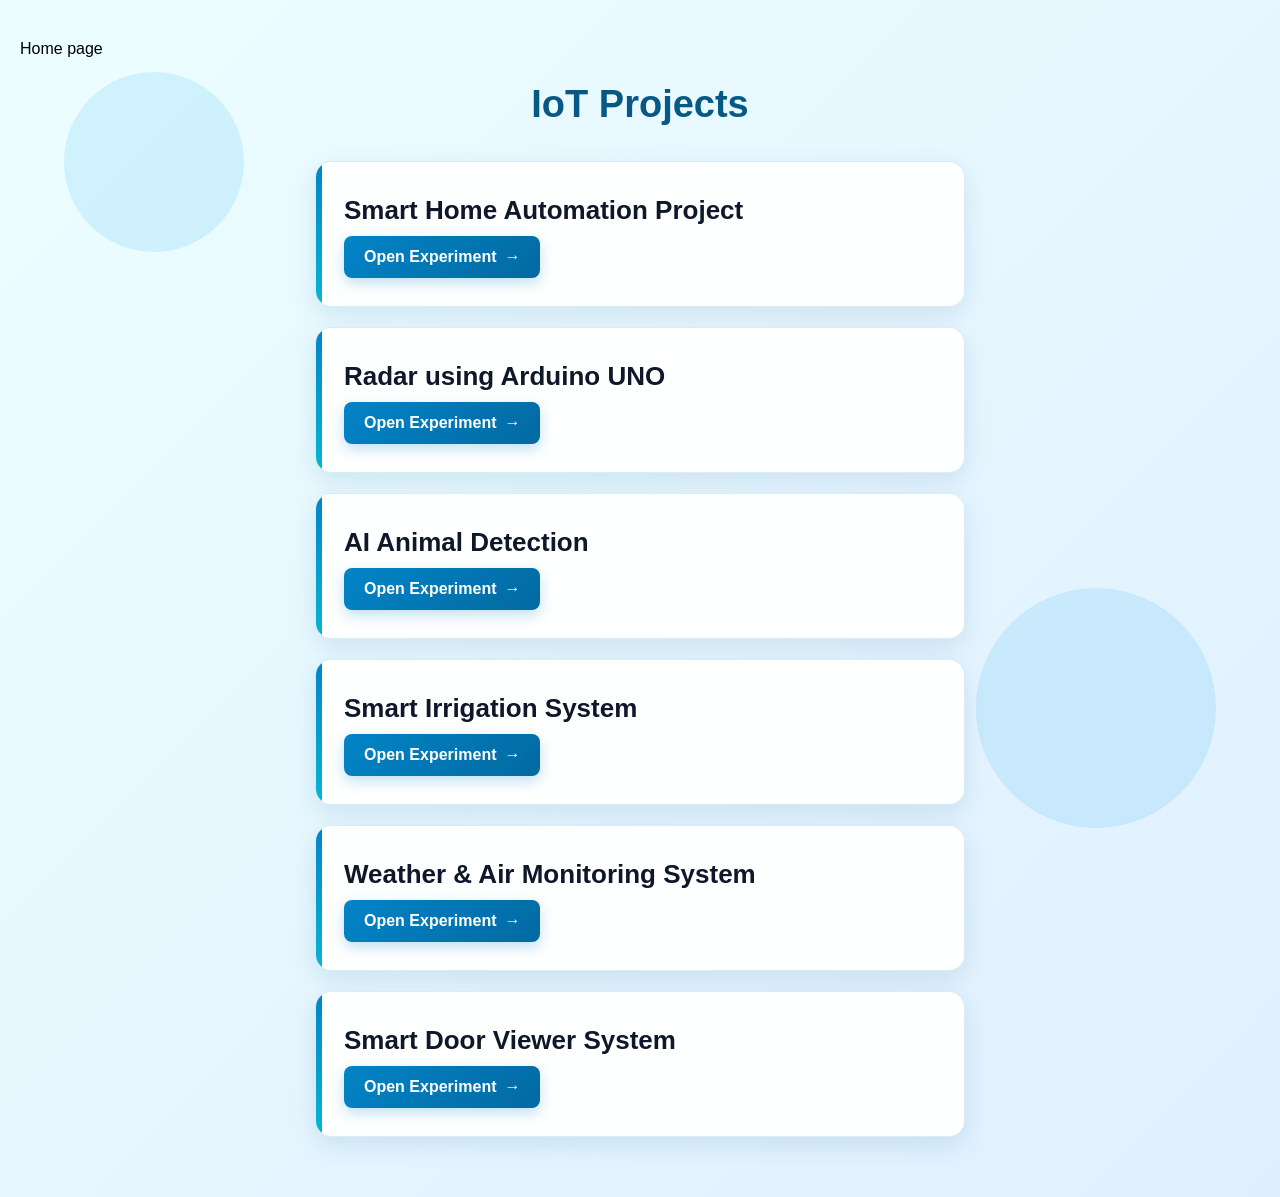
<file: index.html>
Home page

<!DOCTYPE html>
<html lang="en">

<head>
    <meta charset="UTF-8">

    <meta
        name="viewport"
        content="width=device-width, initial-scale=1.0"
    >

    <title>IoT Experiments</title>

    <style>
        * {
            box-sizing: border-box;
        }

        html {
            scroll-behavior: smooth;
        }

        body {
            min-height: 100vh;
            font-family: Arial, sans-serif;
            margin: 0;
            padding: 40px 20px;
            overflow-x: hidden;

            background: linear-gradient(
                -45deg,
                #e0f2fe,
                #f2f7fb,
                #dbeafe,
                #ecfeff
            );

            background-size: 400% 400%;
            animation: backgroundAnimation 12s ease infinite;
        }

        .container {
            width: 100%;
            max-width: 750px;
            margin: 0 auto;
        }

        .header {
            text-align: center;
            margin-bottom: 35px;
            animation: fadeDown 1s ease;
        }

        h1 {
            color: #075985;
            font-size: 38px;
            margin-bottom: 10px;
        }

        .subtitle {
            color: #475569;
            font-size: 17px;
            margin: 0;
        }

        .card {
            position: relative;
            max-width: 650px;
            margin: 20px auto;
            padding: 28px;
            overflow: hidden;

            background: rgba(255, 255, 255, 0.95);
            border: 1px solid rgba(2, 132, 199, 0.15);
            border-radius: 16px;

            box-shadow: 0 8px 25px rgba(7, 89, 133, 0.12);

            animation: fadeUp 1s ease;
            transition:
                transform 0.35s ease,
                box-shadow 0.35s ease;
        }

        .card::before {
            content: "";
            position: absolute;
            top: 0;
            left: 0;
            width: 6px;
            height: 100%;
            background: linear-gradient(
                to bottom,
                #0284c7,
                #06b6d4
            );
        }

        .card:hover {
            transform: translateY(-8px);
            box-shadow: 0 15px 35px rgba(7, 89, 133, 0.2);
        }

        .experiment-number {
            display: inline-block;
            padding: 6px 12px;
            margin-bottom: 12px;

            color: #0369a1;
            background: #e0f2fe;

            font-size: 14px;
            font-weight: bold;

            border-radius: 20px;
        }

        .card h2 {
            color: #0f172a;
            font-size: 26px;
            margin: 5px 0 10px;
        }

        .card p {
            color: #475569;
            font-size: 17px;
            line-height: 1.6;
            margin-bottom: 22px;
        }

        .open-button {
            display: inline-flex;
            align-items: center;
            justify-content: center;
            gap: 8px;

            padding: 12px 20px;

            color: white;
            background: linear-gradient(
                135deg,
                #0284c7,
                #0369a1
            );

            text-decoration: none;
            font-size: 16px;
            font-weight: bold;

            border-radius: 8px;

            box-shadow: 0 5px 14px rgba(2, 132, 199, 0.25);

            transition:
                transform 0.3s ease,
                box-shadow 0.3s ease,
                background 0.3s ease;
        }

        .open-button:hover {
            transform: translateY(-3px) scale(1.03);

            background: linear-gradient(
                135deg,
                #0369a1,
                #075985
            );

            box-shadow: 0 8px 20px rgba(2, 132, 199, 0.35);
        }

        .arrow {
            display: inline-block;
            transition: transform 0.3s ease;
        }

        .open-button:hover .arrow {
            transform: translateX(5px);
        }

        .circle {
            position: fixed;
            z-index: -1;

            width: 180px;
            height: 180px;

            background: rgba(14, 165, 233, 0.12);
            border-radius: 50%;

            animation: floatingCircle 6s ease-in-out infinite;
        }

        .circle-one {
            top: 8%;
            left: 5%;
        }

        .circle-two {
            right: 5%;
            bottom: 8%;

            width: 240px;
            height: 240px;

            animation-delay: 2s;
        }

        @keyframes backgroundAnimation {
            0% {
                background-position: 0% 50%;
            }

            50% {
                background-position: 100% 50%;
            }

            100% {
                background-position: 0% 50%;
            }
        }

        @keyframes fadeDown {
            from {
                opacity: 0;
                transform: translateY(-30px);
            }

            to {
                opacity: 1;
                transform: translateY(0);
            }
        }

        @keyframes fadeUp {
            from {
                opacity: 0;
                transform: translateY(40px);
            }

            to {
                opacity: 1;
                transform: translateY(0);
            }
        }

        @keyframes floatingCircle {
            0%,
            100% {
                transform: translateY(0);
            }

            50% {
                transform: translateY(-25px);
            }
        }

        @media (max-width: 600px) {
            body {
                padding: 30px 15px;
            }

            h1 {
                font-size: 29px;
            }

            .subtitle {
                font-size: 15px;
            }

            .card {
                padding: 23px;
            }

            .card h2 {
                font-size: 22px;
            }

            .open-button {
                width: 100%;
            }
        }

        @media (prefers-reduced-motion: reduce) {
            *,
            *::before,
            *::after {
                animation-duration: 0.01ms !important;
                animation-iteration-count: 1 !important;
                scroll-behavior: auto !important;
            }
        }
    </style>
</head>

<body>

    <div class="circle circle-one"></div>
    <div class="circle circle-two"></div>

    <main class="container">

        <header class="header">
            <h1>IoT Projects</h1>

        </header>

        <section class="card">

            <h2>Smart Home Automation Project</h2>

            <a
                href="Smart Home Automation/"
                class="open-button"
                aria-label="Open Smart Home Automation Project"
            >
                Open Experiment

                <span class="arrow">
                    &rarr;
                </span>
            </a>

        </section>
        <section class="card">

            <h2>Radar using Arduino UNO</h2>

            <a
                href="Radar/"
                class="open-button"
                aria-label="Open Radar using Arduino UNO"
            >
                Open Experiment

                <span class="arrow">
                    &rarr;
                </span>
            </a>

        </section>

        <section class="card">

            <h2>AI Animal Detection</h2>

            <a
                href="AI Animal Detection/"
                class="open-button"
                aria-label="Open AI Animal Detection"
            >
                Open Experiment

                <span class="arrow">
                    &rarr;
                </span>
            </a>

        </section>

          <section class="card">

            <h2>Smart Irrigation System</h2>

            <a
                href="Smart Irrigation System/"
                class="open-button"
                aria-label="Open Smart Irrigation System"
            >
                Open Experiment

                <span class="arrow">
                    &rarr;
                </span>
            </a>

        </section>

         <section class="card">

            <h2>Weather & Air Monitoring System</h2>

            <a
                href="Weather & Air Monitoring/"
                class="open-button"
                aria-label="Open Weather & Air Monitoring System"
            >
                Open Experiment

                <span class="arrow">
                    &rarr;
                </span>
            </a>

        </section>

         <section class="card">

            <h2>Smart Door Viewer System</h2>

            <a
                href="Smart Door bell/"
                class="open-button"
                aria-label="Open Smart Door Viewer System"
            >
                Open Experiment

                <span class="arrow">
                    &rarr;
                </span>
            </a>

        </section>
    </main>

</body>

</html>
</file>
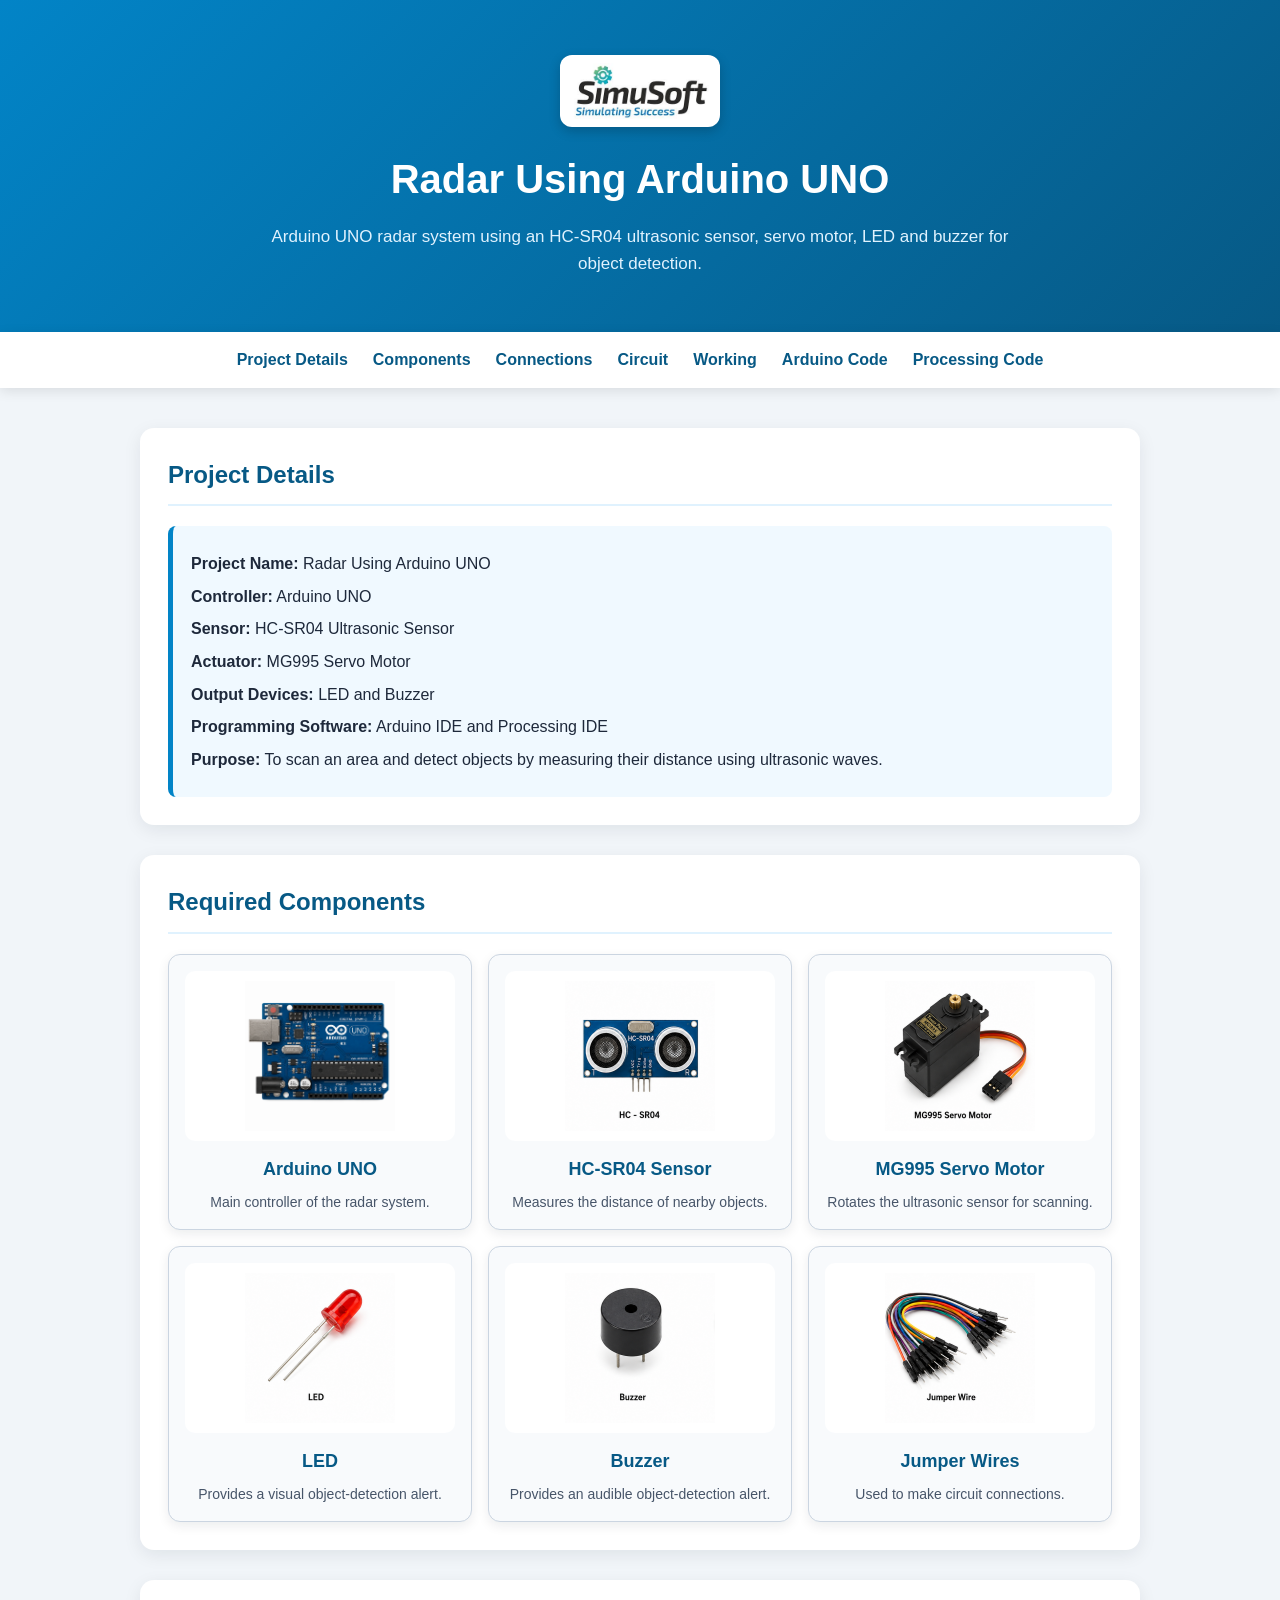
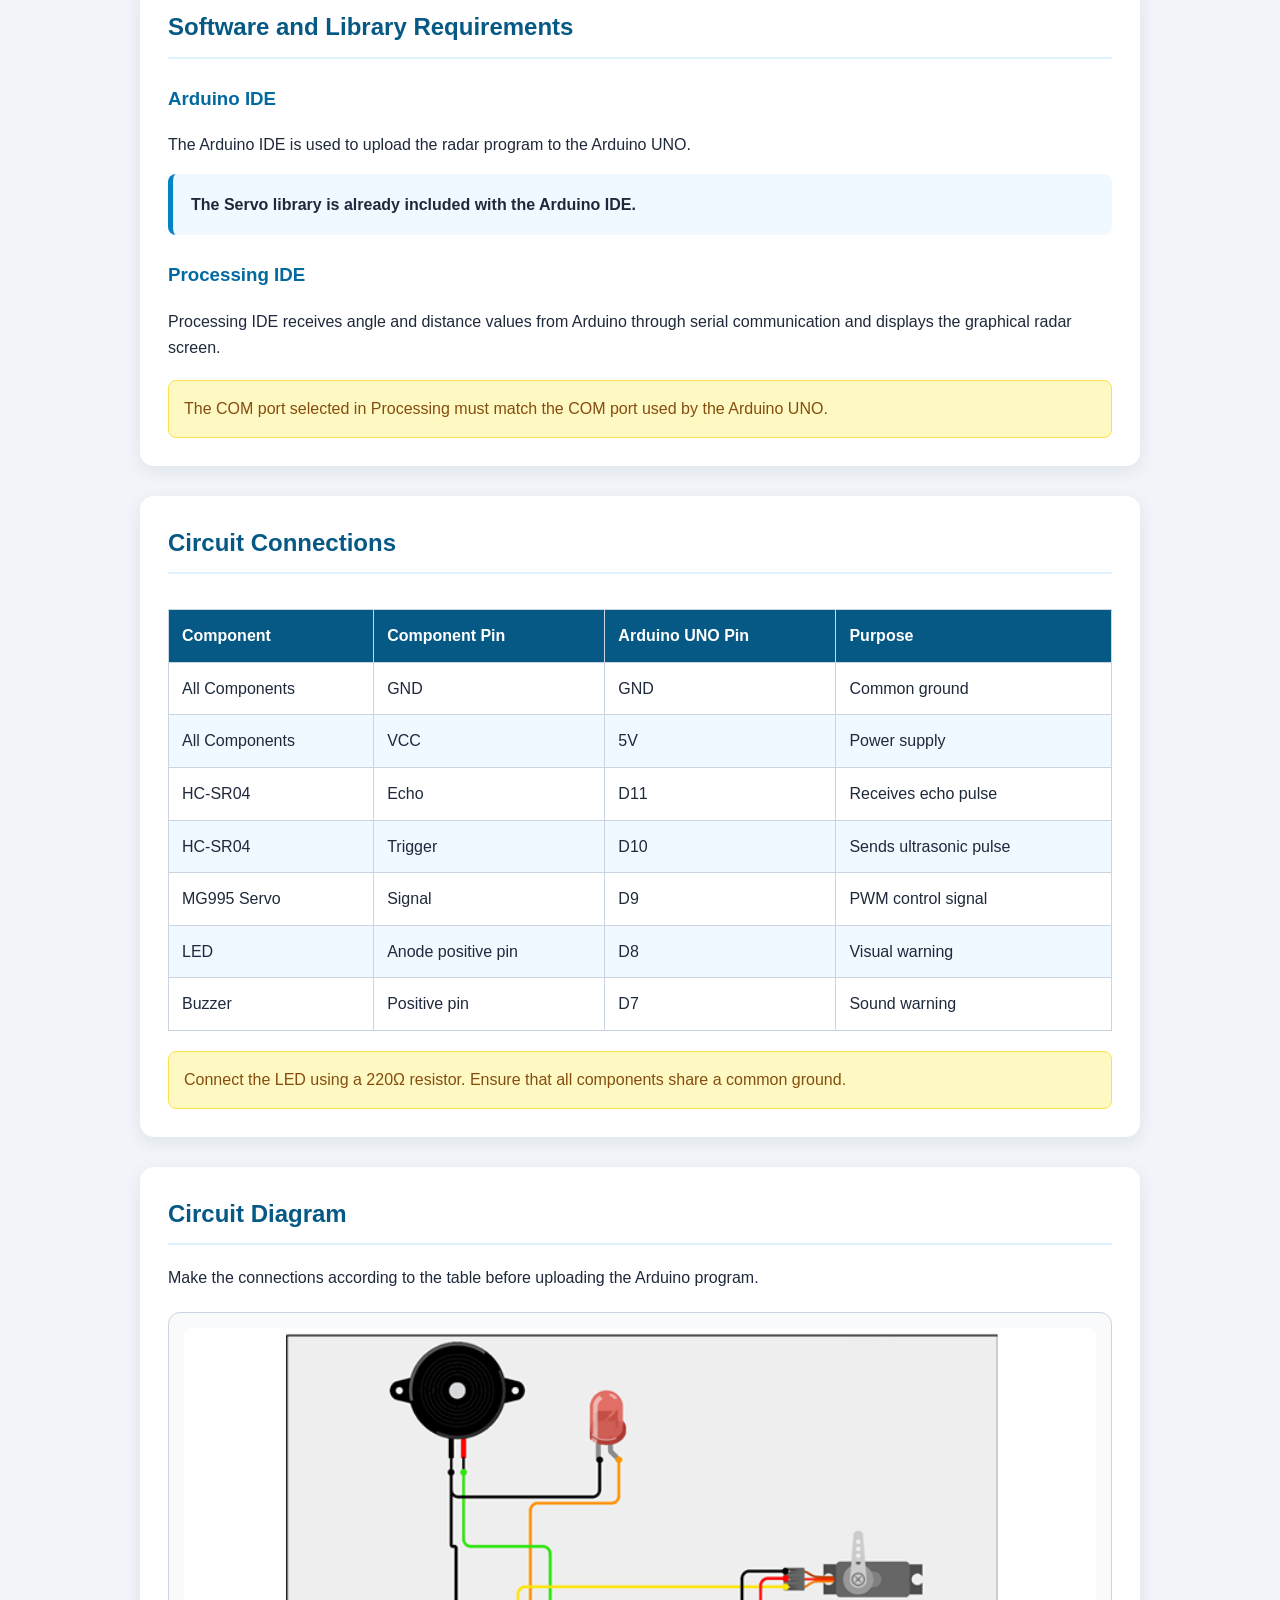
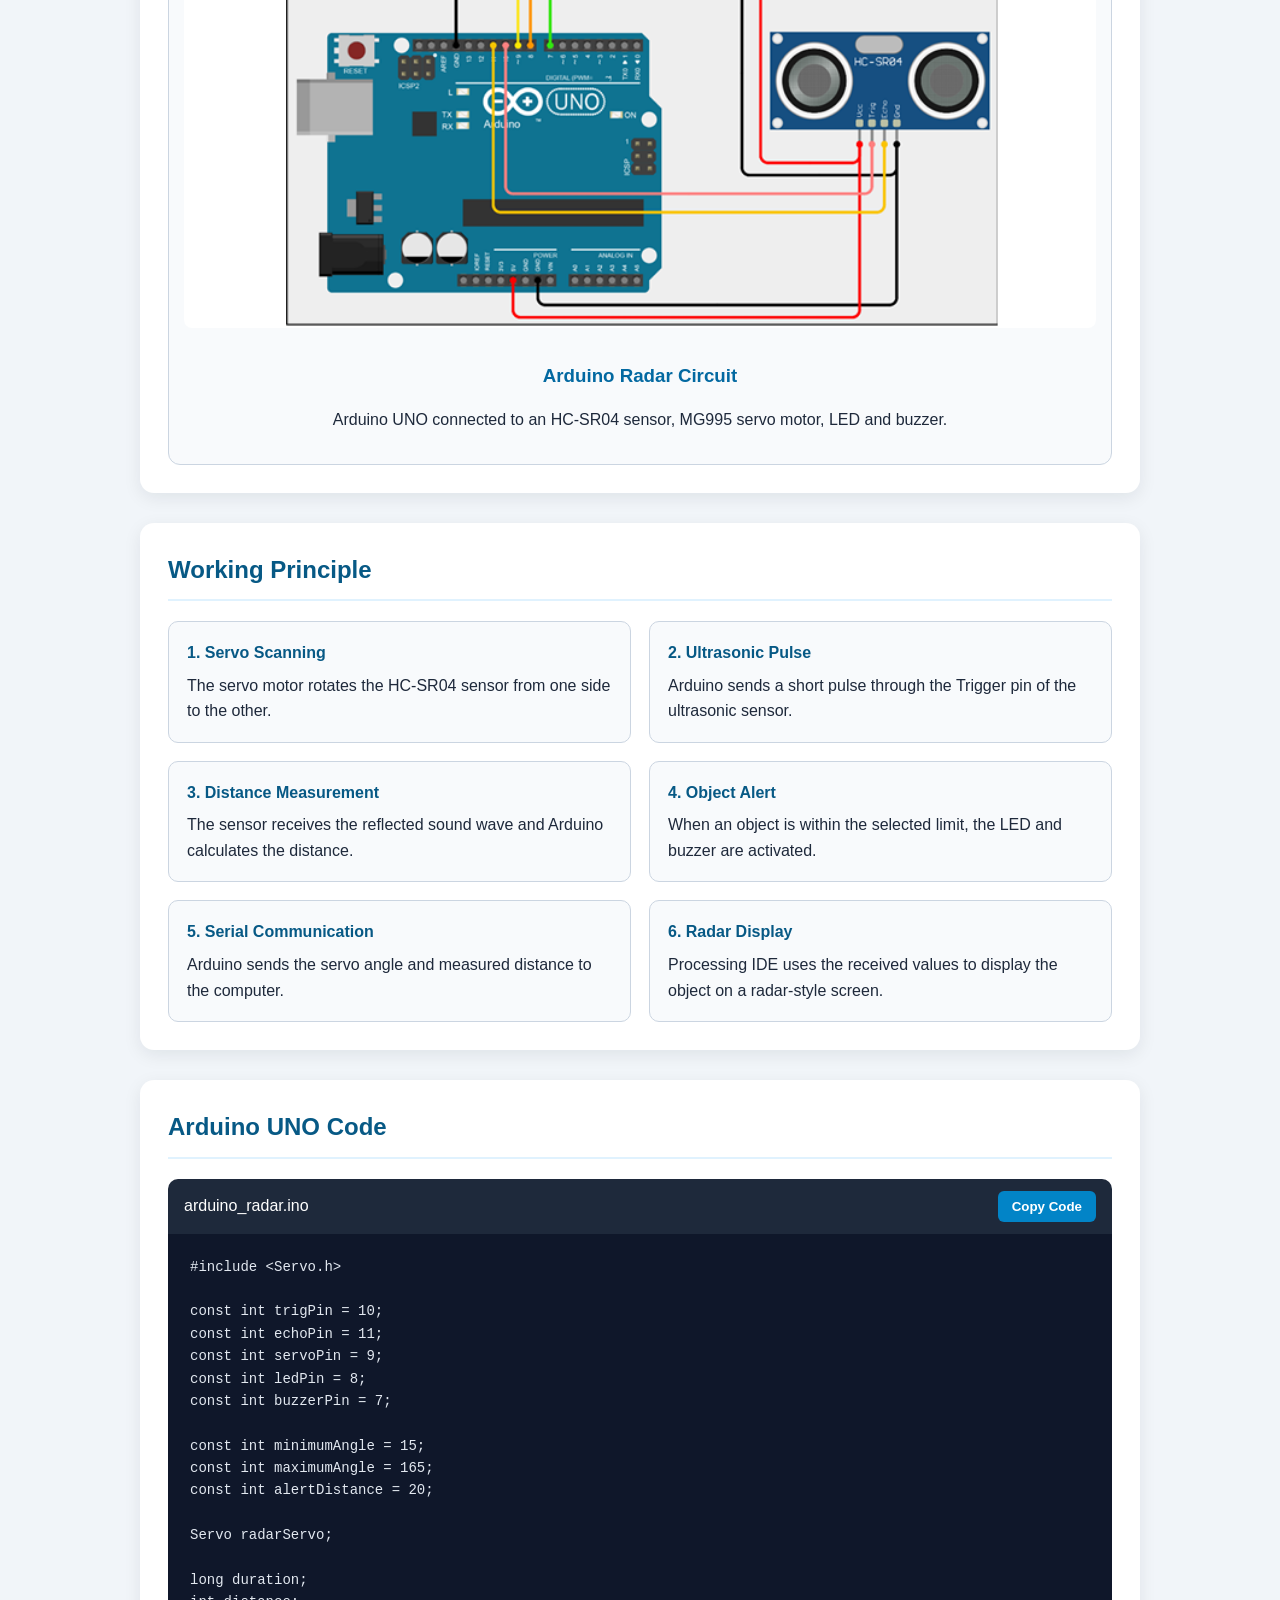
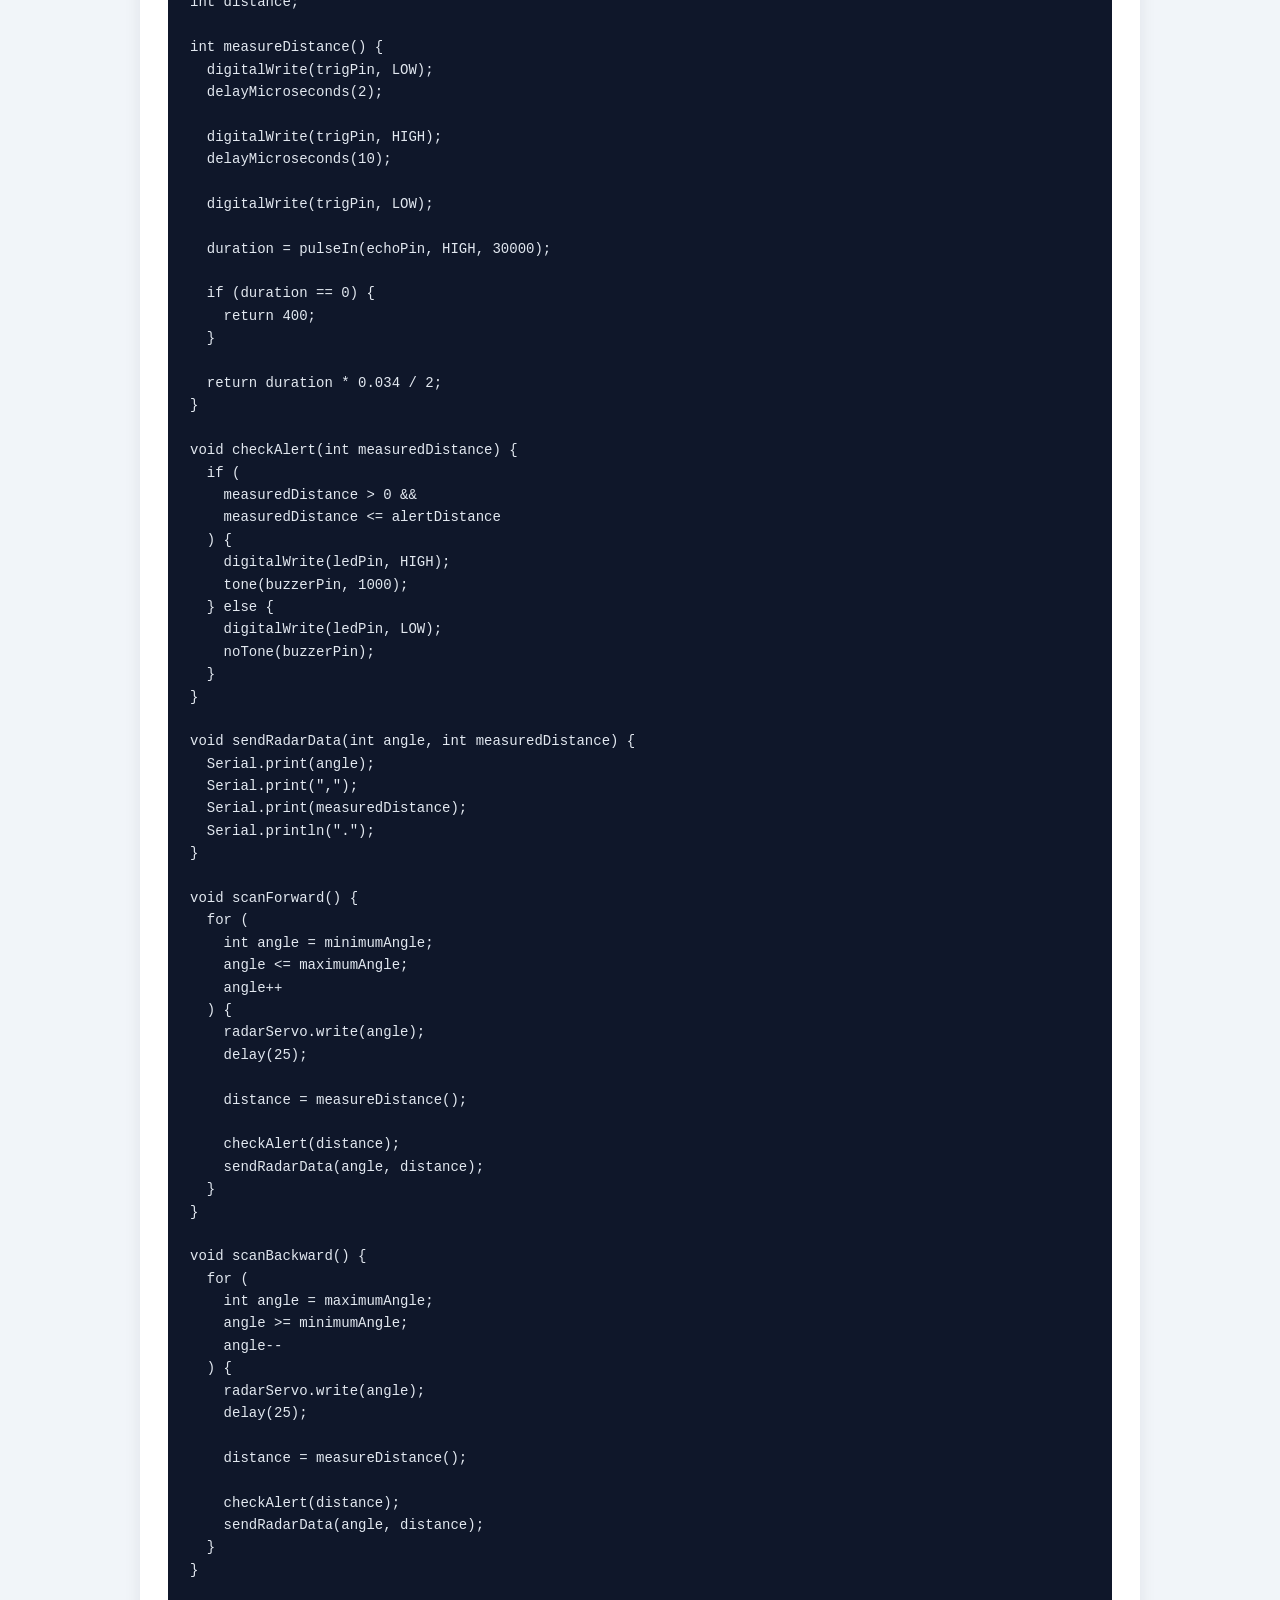
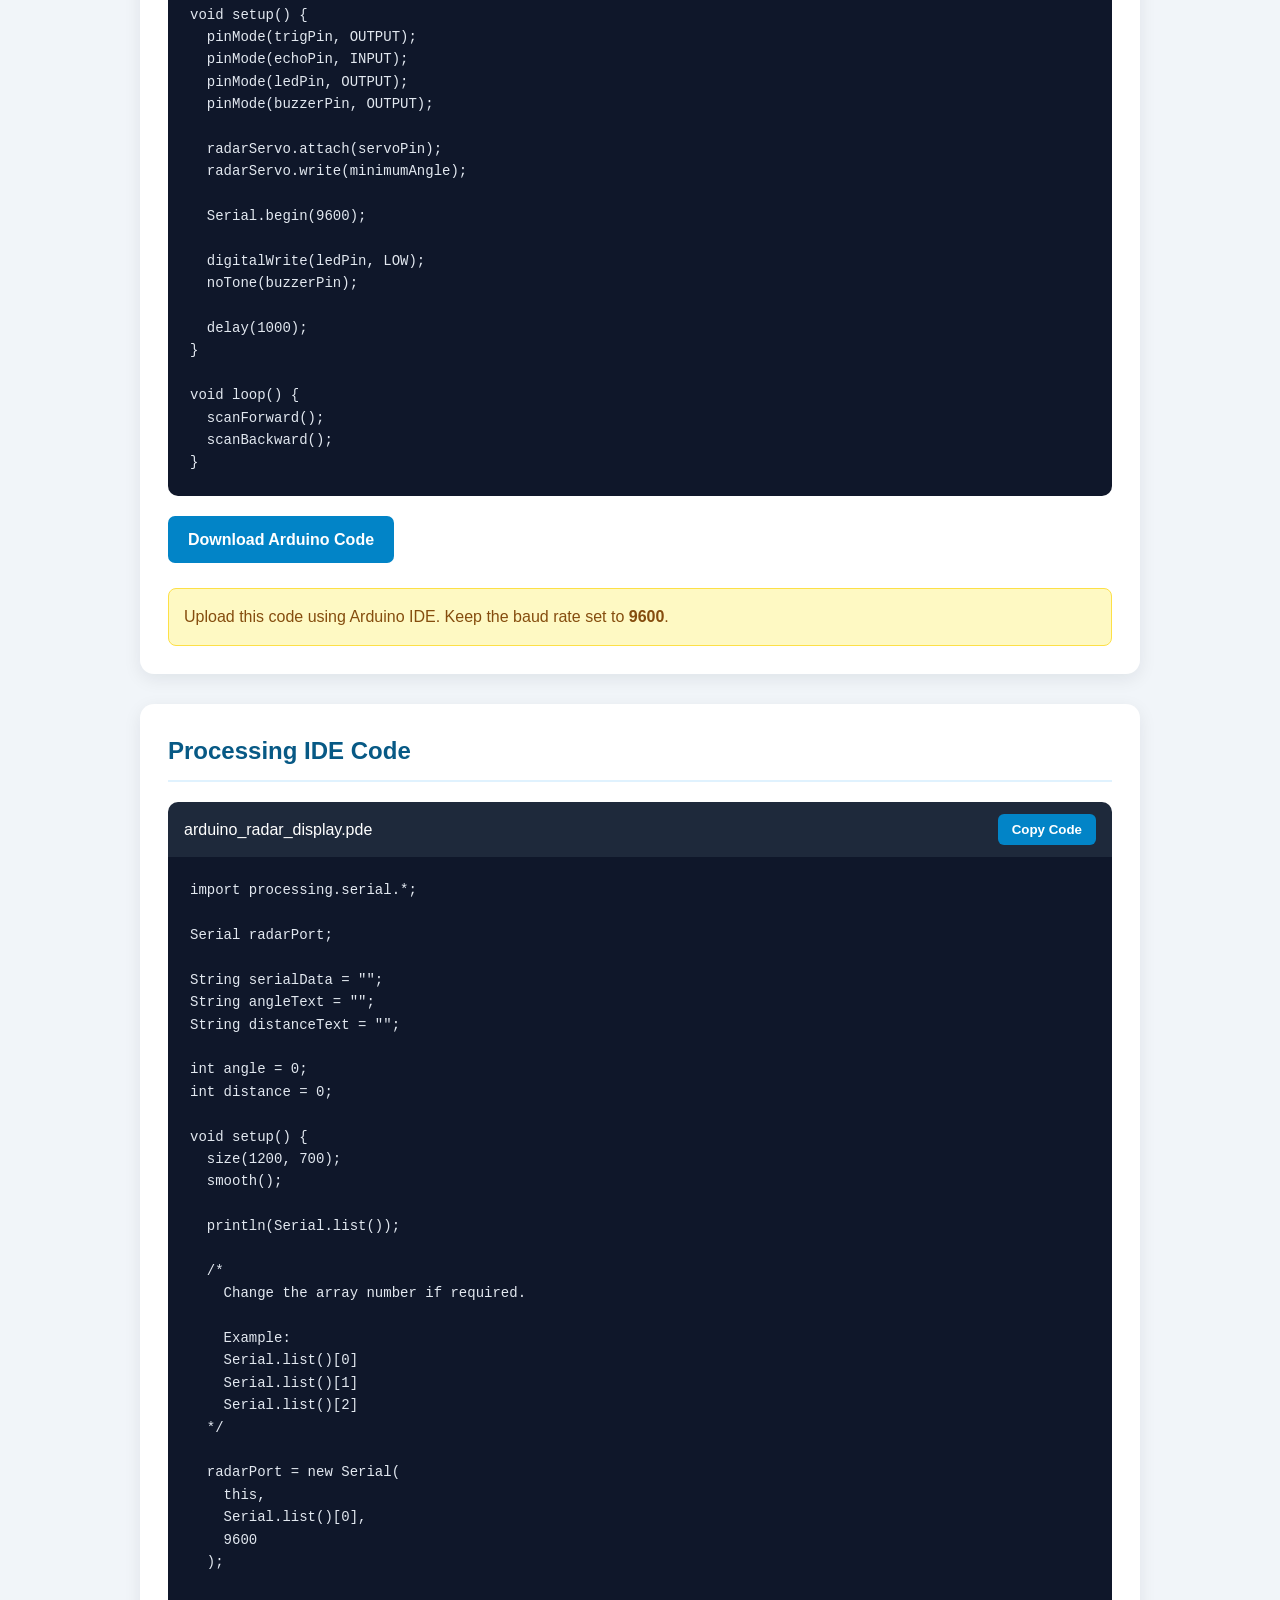
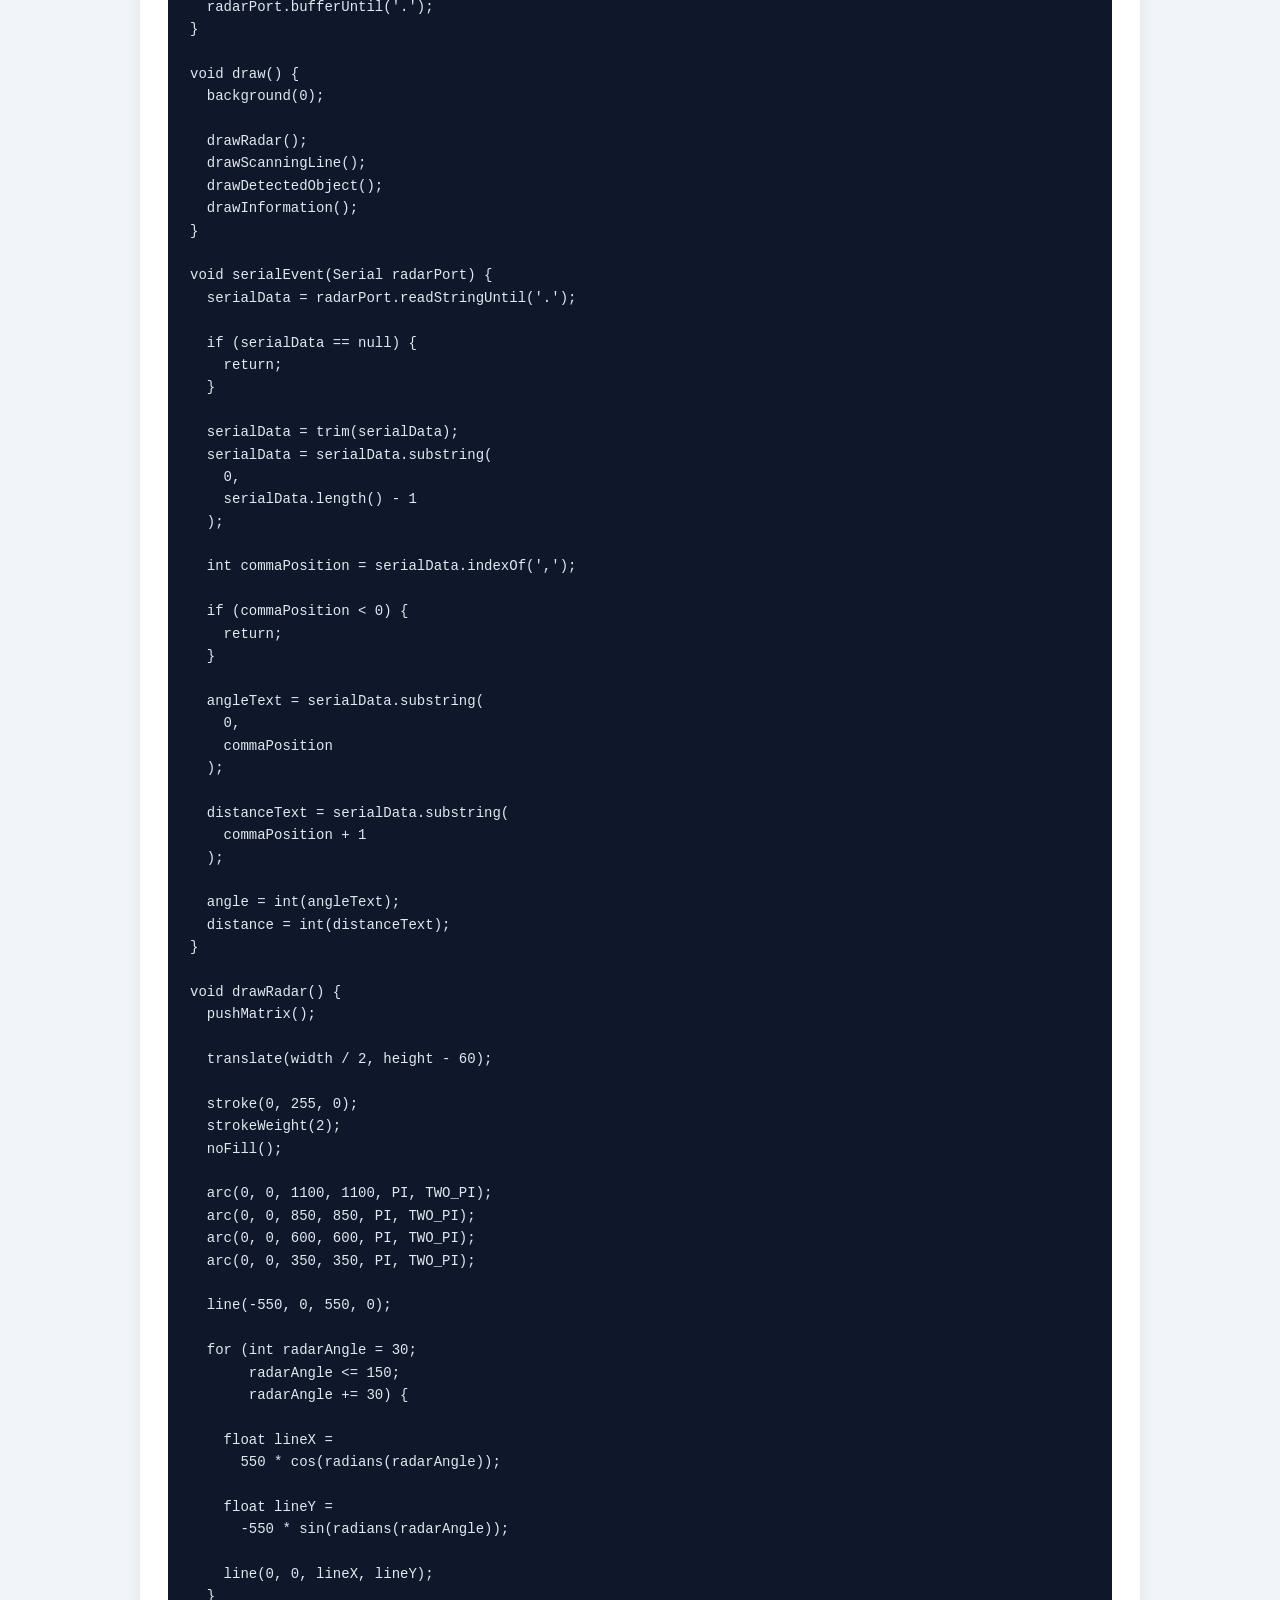
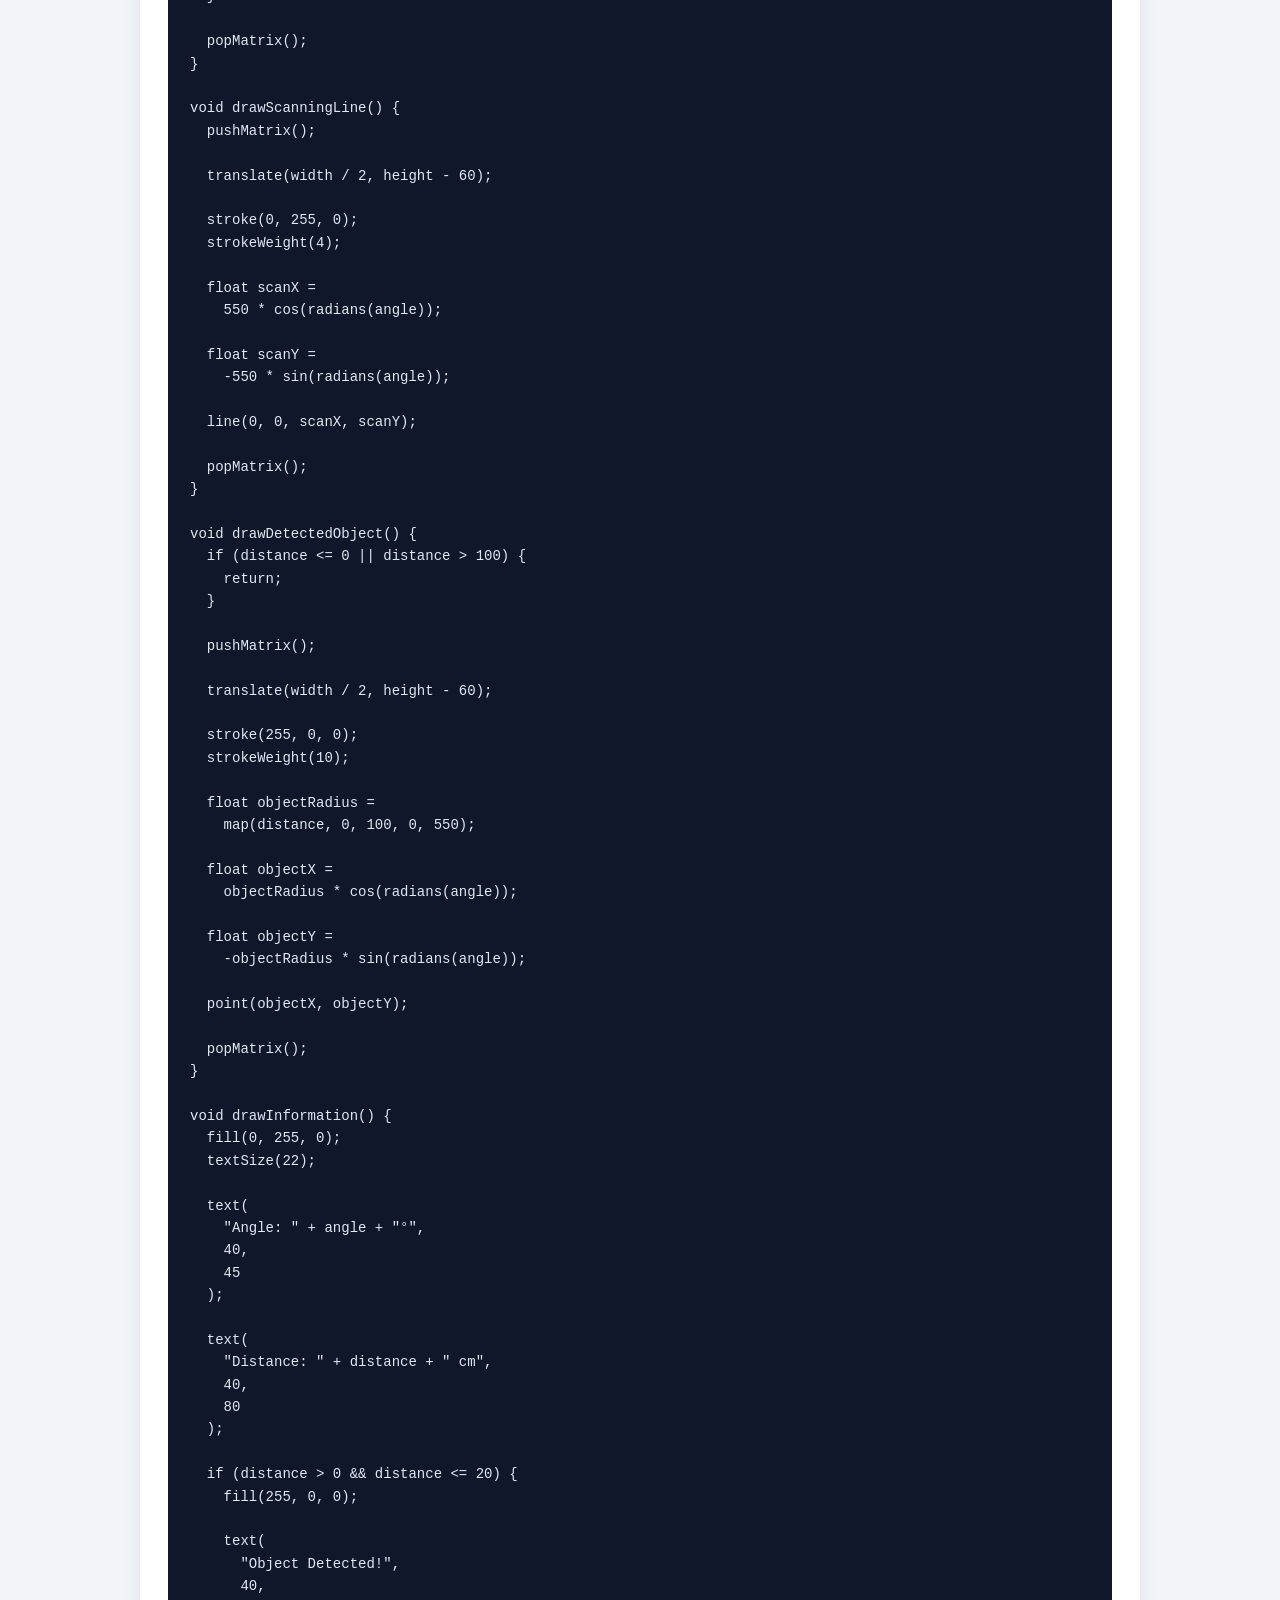
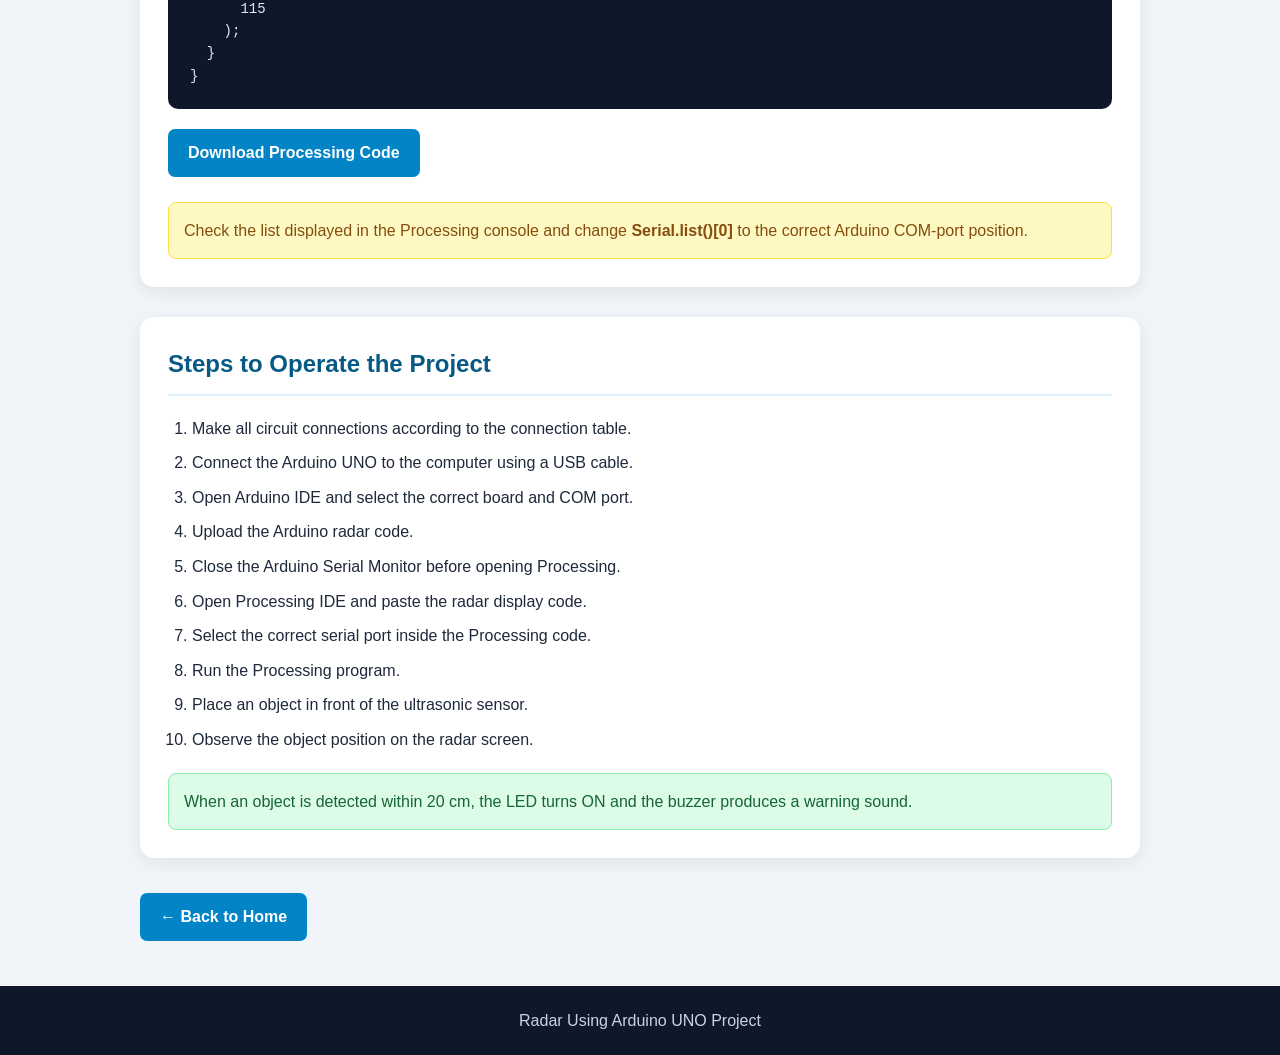
<file: Radar/index.html>
<!DOCTYPE html>
<html lang="en">

<head>
    <meta charset="UTF-8">

    <meta
        name="viewport"
        content="width=device-width, initial-scale=1.0"
    >

    <title>Radar Using Arduino UNO</title>

    <style>
        * {
            box-sizing: border-box;
        }

        html {
            scroll-behavior: smooth;
        }

        body {
            margin: 0;
            font-family: Arial, sans-serif;
            color: #1e293b;
            background: #f1f5f9;
            line-height: 1.6;
        }

        header {
            padding: 55px 20px;
            text-align: center;
            color: white;
            background: linear-gradient(135deg, #0284c7, #075985);
        }

        header h1 {
            margin: 0 0 12px;
            font-size: 40px;
        }

        header p {
            max-width: 750px;
            margin: auto;
            color: #e0f2fe;
            font-size: 17px;
        }

        .logo {
            display: flex;
            justify-content: center;
            align-items: center;
            margin-bottom: 20px;
        }

        .logo img {
            width: 160px;
            height: auto;
            display: block;
            padding: 8px;
            object-fit: contain;
            background: white;
            border-radius: 12px;
            box-shadow: 0 4px 12px rgba(0, 0, 0, 0.2);
        }

        nav {
            position: sticky;
            top: 0;
            z-index: 100;

            display: flex;
            justify-content: center;
            gap: 25px;
            flex-wrap: wrap;

            padding: 15px;
            background: white;
            box-shadow: 0 3px 12px rgba(0, 0, 0, 0.1);
        }

        nav a {
            color: #075985;
            text-decoration: none;
            font-weight: bold;
        }

        nav a:hover {
            color: #0284c7;
        }

        .container {
            width: 90%;
            max-width: 1000px;
            margin: auto;
            padding: 40px 0;
        }

        .section {
            margin-bottom: 30px;
            padding: 28px;
            background: white;
            border-radius: 14px;
            box-shadow: 0 5px 18px rgba(15, 23, 42, 0.08);
            animation: fadeUp 0.8s ease;
        }

        .section h2 {
            margin-top: 0;
            padding-bottom: 10px;
            color: #075985;
            border-bottom: 2px solid #e0f2fe;
        }

        .section h3 {
            margin-top: 25px;
            color: #0369a1;
        }

        .project-info {
            padding: 18px;
            background: #f0f9ff;
            border-left: 5px solid #0284c7;
            border-radius: 8px;
        }

        .project-info p {
            margin: 7px 0;
        }

        .requirements-grid {
            display: grid;
            grid-template-columns: repeat(3, 1fr);
            gap: 16px;
            margin-top: 20px;
        }

        .requirement-card {
            padding: 16px;
            text-align: center;
            overflow: hidden;
            background: #f8fafc;
            border: 1px solid #cbd5e1;
            border-radius: 12px;
            box-shadow: 0 4px 12px rgba(15, 23, 42, 0.08);

            transition:
                transform 0.3s ease,
                box-shadow 0.3s ease;
        }

        .requirement-card:hover {
            transform: translateY(-6px);
            box-shadow: 0 10px 22px rgba(2, 132, 199, 0.18);
        }

        .requirement-card span {
            width: 100%;
            height: 170px;

            display: flex;
            justify-content: center;
            align-items: center;

            margin-bottom: 14px;
            padding: 10px;
            overflow: hidden;

            background: white;
            border-radius: 10px;
        }

        .requirement-card span img {
            width: 100%;
            height: 100%;
            display: block;
            object-fit: contain;
            object-position: center;
            transition: transform 0.3s ease;
        }

        .requirement-card:hover span img {
            transform: scale(1.08);
        }

        .requirement-card strong {
            display: block;
            margin-top: 5px;
            color: #075985;
            font-size: 18px;
        }

        .requirement-card p {
            margin: 7px 0 0;
            color: #475569;
            font-size: 14px;
        }

        ul,
        ol {
            padding-left: 24px;
        }

        li {
            margin-bottom: 9px;
        }

        .table-wrapper {
            overflow-x: auto;
        }

        table {
            width: 100%;
            min-width: 600px;
            margin-top: 15px;
            border-collapse: collapse;
        }

        th,
        td {
            padding: 13px;
            text-align: left;
            border: 1px solid #cbd5e1;
        }

        th {
            color: white;
            background: #075985;
        }

        tr:nth-child(even) {
            background: #f0f9ff;
        }

        .circuit-image-card {
            margin-top: 22px;
            padding: 15px;
            text-align: center;
            background: #f8fafc;
            border: 1px solid #cbd5e1;
            border-radius: 12px;
        }

        .circuit-image-card img {
            width: 100%;
            max-height: 600px;
            object-fit: contain;
            background: white;
            border-radius: 8px;
        }

        .circuit-image-card h3 {
            margin-bottom: 5px;
        }

        .working-grid {
            display: grid;
            grid-template-columns: repeat(2, 1fr);
            gap: 18px;
            margin-top: 20px;
        }

        .working-card {
            padding: 18px;
            background: #f8fafc;
            border: 1px solid #cbd5e1;
            border-radius: 10px;
        }

        .working-card strong {
            display: block;
            margin-bottom: 7px;
            color: #075985;
        }

        .code-header {
            display: flex;
            align-items: center;
            justify-content: space-between;
            gap: 15px;

            padding: 12px 16px;
            color: white;
            background: #1e293b;
            border-radius: 10px 10px 0 0;
        }

        .copy-button {
            padding: 8px 14px;
            color: white;
            background: #0284c7;
            border: none;
            border-radius: 6px;
            cursor: pointer;
            font-weight: bold;
        }

        .copy-button:hover {
            background: #0369a1;
        }

        pre {
            margin: 0 0 15px;
            padding: 22px;
            overflow-x: auto;

            color: #e2e8f0;
            background: #0f172a;
            border-radius: 0 0 10px 10px;

            font-family: Consolas, monospace;
            font-size: 14px;
            line-height: 1.6;
        }

        .note {
            margin-top: 20px;
            padding: 15px;

            color: #854d0e;
            background: #fef9c3;

            border: 1px solid #fde047;
            border-radius: 8px;
        }

        .success-note {
            margin-top: 20px;
            padding: 15px;

            color: #166534;
            background: #dcfce7;

            border: 1px solid #86efac;
            border-radius: 8px;
        }

        .back-button,
        .download-button {
            display: inline-block;
            margin: 5px 5px 5px 0;
            padding: 11px 20px;

            color: white;
            background: #0284c7;

            text-decoration: none;
            border-radius: 7px;
            font-weight: bold;

            transition:
                background 0.3s ease,
                transform 0.3s ease;
        }

        .back-button:hover,
        .download-button:hover {
            background: #075985;
            transform: translateY(-2px);
        }

        footer {
            padding: 22px;
            text-align: center;
            color: #cbd5e1;
            background: #0f172a;
        }

        @keyframes fadeUp {
            from {
                opacity: 0;
                transform: translateY(25px);
            }

            to {
                opacity: 1;
                transform: translateY(0);
            }
        }

        @media (max-width: 800px) {
            .requirements-grid {
                grid-template-columns: repeat(2, 1fr);
            }

            .working-grid {
                grid-template-columns: 1fr;
            }

            header h1 {
                font-size: 32px;
            }
        }

        @media (max-width: 520px) {
            .requirements-grid {
                grid-template-columns: 1fr;
            }

            .requirement-card span {
                height: 190px;
            }

            .section {
                padding: 20px;
            }

            header h1 {
                font-size: 27px;
            }

            nav {
                gap: 13px;
                font-size: 14px;
            }

            .copy-button {
                padding: 7px 10px;
            }
        }
    </style>
</head>

<body>

    <header>

        <div class="logo">
            <img
                src="Simusoft logo.jpeg"
                alt="Simusoft Technology Logo"
            >
        </div>

        <h1>Radar Using Arduino UNO</h1>

        <p>
            Arduino UNO radar system using an HC-SR04 ultrasonic sensor,
            servo motor, LED and buzzer for object detection.
        </p>

    </header>

    <nav>
        <a href="#details">Project Details</a>
        <a href="#requirements">Components</a>
        <a href="#connections">Connections</a>
        <a href="#circuit">Circuit</a>
        <a href="#working">Working</a>
        <a href="#arduino-code">Arduino Code</a>
        <a href="#processing-code">Processing Code</a>
    </nav>

    <main class="container">

        <!-- Project Details -->

        <section class="section" id="details">

            <h2>Project Details</h2>

            <div class="project-info">

                <p>
                    <strong>Project Name:</strong>
                    Radar Using Arduino UNO
                </p>

                <p>
                    <strong>Controller:</strong>
                    Arduino UNO
                </p>

                <p>
                    <strong>Sensor:</strong>
                    HC-SR04 Ultrasonic Sensor
                </p>

                <p>
                    <strong>Actuator:</strong>
                    MG995 Servo Motor
                </p>

                <p>
                    <strong>Output Devices:</strong>
                    LED and Buzzer
                </p>

                <p>
                    <strong>Programming Software:</strong>
                    Arduino IDE and Processing IDE
                </p>

                <p>
                    <strong>Purpose:</strong>
                    To scan an area and detect objects by measuring
                    their distance using ultrasonic waves.
                </p>

            </div>

        </section>

        <!-- Components -->

        <section class="section" id="requirements">

            <h2>Required Components</h2>

            <div class="requirements-grid">

                <div class="requirement-card">
                    <span>
                        <img
                            src="Arduino UNO.png"
                            alt="Arduino UNO"
                        >
                    </span>

                    <strong>Arduino UNO</strong>

                    <p>
                        Main controller of the radar system.
                    </p>
                </div>

                <div class="requirement-card">
                    <span>
                        <img
                            src="HC-SR04 Sensor.png"
                            alt="HC-SR04 Ultrasonic Sensor"
                        >
                    </span>

                    <strong>HC-SR04 Sensor</strong>

                    <p>
                        Measures the distance of nearby objects.
                    </p>
                </div>

                <div class="requirement-card">
                    <span>
                        <img
                            src="MG995 Servo Motor.png"
                            alt="MG995 Servo Motor"
                        >
                    </span>

                    <strong>MG995 Servo Motor</strong>

                    <p>
                        Rotates the ultrasonic sensor for scanning.
                    </p>
                </div>

                <div class="requirement-card">
                    <span>
                        <img
                            src="LED.png"
                            alt="LED"
                        >
                    </span>

                    <strong>LED</strong>

                    <p>
                        Provides a visual object-detection alert.
                    </p>
                </div>

                <div class="requirement-card">
                    <span>
                        <img
                            src="Buzzer.png"
                            alt="Buzzer"
                        >
                    </span>

                    <strong>Buzzer</strong>

                    <p>
                        Provides an audible object-detection alert.
                    </p>
                </div>

                <div class="requirement-card">
                    <span>
                        <img
                            src="Jumper Wires.png"
                            alt="Jumper Wires"
                        >
                    </span>

                    <strong>Jumper Wires</strong>

                    <p>
                        Used to make circuit connections.
                    </p>
                </div>

            </div>

        </section>

        <!-- Libraries -->

        <section class="section" id="libraries">

            <h2>Software and Library Requirements</h2>

            <h3>Arduino IDE</h3>

            <p>
                The Arduino IDE is used to upload the radar program to
                the Arduino UNO.
            </p>

            <div class="project-info">
                <strong>
                    The Servo library is already included with the Arduino IDE.
                </strong>
            </div>

            <h3>Processing IDE</h3>

            <p>
                Processing IDE receives angle and distance values from
                Arduino through serial communication and displays the
                graphical radar screen.
            </p>

            <div class="note">
                The COM port selected in Processing must match the COM
                port used by the Arduino UNO.
            </div>

        </section>

        <!-- Connections -->

        <section class="section" id="connections">

            <h2>Circuit Connections</h2>

            <div class="table-wrapper">

                <table>

                    <thead>
                        <tr>
                            <th>Component</th>
                            <th>Component Pin</th>
                            <th>Arduino UNO Pin</th>
                            <th>Purpose</th>
                        </tr>
                    </thead>

                    <tbody>

                        <tr>
                            <td>All Components</td>
                            <td>GND</td>
                            <td>GND</td>
                            <td>Common ground</td>
                        </tr>

                        <tr>
                            <td>All Components</td>
                            <td>VCC</td>
                            <td>5V</td>
                            <td>Power supply</td>
                        </tr>

                        <tr>
                            <td>HC-SR04</td>
                            <td>Echo</td>
                            <td>D11</td>
                            <td>Receives echo pulse</td>
                        </tr>

                        <tr>
                            <td>HC-SR04</td>
                            <td>Trigger</td>
                            <td>D10</td>
                            <td>Sends ultrasonic pulse</td>
                        </tr>

                        <tr>
                            <td>MG995 Servo</td>
                            <td>Signal</td>
                            <td>D9</td>
                            <td>PWM control signal</td>
                        </tr>

                        <tr>
                            <td>LED</td>
                            <td>Anode positive pin</td>
                            <td>D8</td>
                            <td>Visual warning</td>
                        </tr>

                        <tr>
                            <td>Buzzer</td>
                            <td>Positive pin</td>
                            <td>D7</td>
                            <td>Sound warning</td>
                        </tr>

                    </tbody>

                </table>

            </div>

            <div class="note">
                Connect the LED using a 220Ω resistor. Ensure that all
                components share a common ground.
            </div>

        </section>

        <!-- Circuit Diagram -->

        <section class="section" id="circuit">

            <h2>Circuit Diagram</h2>

            <p>
                Make the connections according to the table before
                uploading the Arduino program.
            </p>

            <div class="circuit-image-card">

                <img
                    src="Radar.png"
                    alt="Arduino UNO radar circuit diagram"
                >

                <h3>Arduino Radar Circuit</h3>

                <p>
                    Arduino UNO connected to an HC-SR04 sensor, MG995
                    servo motor, LED and buzzer.
                </p>

            </div>

        </section>

        <!-- Working -->

        <section class="section" id="working">

            <h2>Working Principle</h2>

            <div class="working-grid">

                <div class="working-card">
                    <strong>1. Servo Scanning</strong>

                    The servo motor rotates the HC-SR04 sensor from
                    one side to the other.
                </div>

                <div class="working-card">
                    <strong>2. Ultrasonic Pulse</strong>

                    Arduino sends a short pulse through the Trigger pin
                    of the ultrasonic sensor.
                </div>

                <div class="working-card">
                    <strong>3. Distance Measurement</strong>

                    The sensor receives the reflected sound wave and
                    Arduino calculates the distance.
                </div>

                <div class="working-card">
                    <strong>4. Object Alert</strong>

                    When an object is within the selected limit, the LED
                    and buzzer are activated.
                </div>

                <div class="working-card">
                    <strong>5. Serial Communication</strong>

                    Arduino sends the servo angle and measured distance
                    to the computer.
                </div>

                <div class="working-card">
                    <strong>6. Radar Display</strong>

                    Processing IDE uses the received values to display
                    the object on a radar-style screen.
                </div>

            </div>

        </section>

        <!-- Arduino Code -->

        <section class="section" id="arduino-code">

            <h2>Arduino UNO Code</h2>

            <div class="code-header">

                <span>arduino_radar.ino</span>

                <button
                    type="button"
                    class="copy-button"
                    onclick="copyCode('arduinoCode', this)"
                >
                    Copy Code
                </button>

            </div>

            <pre><code id="arduinoCode">#include &lt;Servo.h&gt;

const int trigPin = 10;
const int echoPin = 11;
const int servoPin = 9;
const int ledPin = 8;
const int buzzerPin = 7;

const int minimumAngle = 15;
const int maximumAngle = 165;
const int alertDistance = 20;

Servo radarServo;

long duration;
int distance;

int measureDistance() {
  digitalWrite(trigPin, LOW);
  delayMicroseconds(2);

  digitalWrite(trigPin, HIGH);
  delayMicroseconds(10);

  digitalWrite(trigPin, LOW);

  duration = pulseIn(echoPin, HIGH, 30000);

  if (duration == 0) {
    return 400;
  }

  return duration * 0.034 / 2;
}

void checkAlert(int measuredDistance) {
  if (
    measuredDistance &gt; 0 &amp;&amp;
    measuredDistance &lt;= alertDistance
  ) {
    digitalWrite(ledPin, HIGH);
    tone(buzzerPin, 1000);
  } else {
    digitalWrite(ledPin, LOW);
    noTone(buzzerPin);
  }
}

void sendRadarData(int angle, int measuredDistance) {
  Serial.print(angle);
  Serial.print(",");
  Serial.print(measuredDistance);
  Serial.println(".");
}

void scanForward() {
  for (
    int angle = minimumAngle;
    angle &lt;= maximumAngle;
    angle++
  ) {
    radarServo.write(angle);
    delay(25);

    distance = measureDistance();

    checkAlert(distance);
    sendRadarData(angle, distance);
  }
}

void scanBackward() {
  for (
    int angle = maximumAngle;
    angle &gt;= minimumAngle;
    angle--
  ) {
    radarServo.write(angle);
    delay(25);

    distance = measureDistance();

    checkAlert(distance);
    sendRadarData(angle, distance);
  }
}

void setup() {
  pinMode(trigPin, OUTPUT);
  pinMode(echoPin, INPUT);
  pinMode(ledPin, OUTPUT);
  pinMode(buzzerPin, OUTPUT);

  radarServo.attach(servoPin);
  radarServo.write(minimumAngle);

  Serial.begin(9600);

  digitalWrite(ledPin, LOW);
  noTone(buzzerPin);

  delay(1000);
}

void loop() {
  scanForward();
  scanBackward();
}</code></pre>

            <a
                href="arduino_radar.ino"
                class="download-button"
                download
            >
                Download Arduino Code
            </a>

            <div class="note">
                Upload this code using Arduino IDE. Keep the baud rate
                set to <strong>9600</strong>.
            </div>

        </section>

        <!-- Processing Code -->

        <section class="section" id="processing-code">

            <h2>Processing IDE Code</h2>

            <div class="code-header">

                <span>arduino_radar_display.pde</span>

                <button
                    type="button"
                    class="copy-button"
                    onclick="copyCode('processingCode', this)"
                >
                    Copy Code
                </button>

            </div>

            <pre><code id="processingCode">import processing.serial.*;

Serial radarPort;

String serialData = "";
String angleText = "";
String distanceText = "";

int angle = 0;
int distance = 0;

void setup() {
  size(1200, 700);
  smooth();

  println(Serial.list());

  /*
    Change the array number if required.

    Example:
    Serial.list()[0]
    Serial.list()[1]
    Serial.list()[2]
  */

  radarPort = new Serial(
    this,
    Serial.list()[0],
    9600
  );

  radarPort.bufferUntil('.');
}

void draw() {
  background(0);

  drawRadar();
  drawScanningLine();
  drawDetectedObject();
  drawInformation();
}

void serialEvent(Serial radarPort) {
  serialData = radarPort.readStringUntil('.');

  if (serialData == null) {
    return;
  }

  serialData = trim(serialData);
  serialData = serialData.substring(
    0,
    serialData.length() - 1
  );

  int commaPosition = serialData.indexOf(',');

  if (commaPosition &lt; 0) {
    return;
  }

  angleText = serialData.substring(
    0,
    commaPosition
  );

  distanceText = serialData.substring(
    commaPosition + 1
  );

  angle = int(angleText);
  distance = int(distanceText);
}

void drawRadar() {
  pushMatrix();

  translate(width / 2, height - 60);

  stroke(0, 255, 0);
  strokeWeight(2);
  noFill();

  arc(0, 0, 1100, 1100, PI, TWO_PI);
  arc(0, 0, 850, 850, PI, TWO_PI);
  arc(0, 0, 600, 600, PI, TWO_PI);
  arc(0, 0, 350, 350, PI, TWO_PI);

  line(-550, 0, 550, 0);

  for (int radarAngle = 30;
       radarAngle &lt;= 150;
       radarAngle += 30) {

    float lineX =
      550 * cos(radians(radarAngle));

    float lineY =
      -550 * sin(radians(radarAngle));

    line(0, 0, lineX, lineY);
  }

  popMatrix();
}

void drawScanningLine() {
  pushMatrix();

  translate(width / 2, height - 60);

  stroke(0, 255, 0);
  strokeWeight(4);

  float scanX =
    550 * cos(radians(angle));

  float scanY =
    -550 * sin(radians(angle));

  line(0, 0, scanX, scanY);

  popMatrix();
}

void drawDetectedObject() {
  if (distance &lt;= 0 || distance &gt; 100) {
    return;
  }

  pushMatrix();

  translate(width / 2, height - 60);

  stroke(255, 0, 0);
  strokeWeight(10);

  float objectRadius =
    map(distance, 0, 100, 0, 550);

  float objectX =
    objectRadius * cos(radians(angle));

  float objectY =
    -objectRadius * sin(radians(angle));

  point(objectX, objectY);

  popMatrix();
}

void drawInformation() {
  fill(0, 255, 0);
  textSize(22);

  text(
    "Angle: " + angle + "°",
    40,
    45
  );

  text(
    "Distance: " + distance + " cm",
    40,
    80
  );

  if (distance &gt; 0 &amp;&amp; distance &lt;= 20) {
    fill(255, 0, 0);

    text(
      "Object Detected!",
      40,
      115
    );
  }
}</code></pre>

            <a
                href="arduino_radar_display.pde"
                class="download-button"
                download
            >
                Download Processing Code
            </a>

            <div class="note">
                Check the list displayed in the Processing console and
                change <strong>Serial.list()[0]</strong> to the correct
                Arduino COM-port position.
            </div>

        </section>

        <!-- Operating Steps -->

        <section class="section" id="steps">

            <h2>Steps to Operate the Project</h2>

            <ol>
                <li>
                    Make all circuit connections according to the
                    connection table.
                </li>

                <li>
                    Connect the Arduino UNO to the computer using a USB cable.
                </li>

                <li>
                    Open Arduino IDE and select the correct board and COM port.
                </li>

                <li>
                    Upload the Arduino radar code.
                </li>

                <li>
                    Close the Arduino Serial Monitor before opening Processing.
                </li>

                <li>
                    Open Processing IDE and paste the radar display code.
                </li>

                <li>
                    Select the correct serial port inside the Processing code.
                </li>

                <li>
                    Run the Processing program.
                </li>

                <li>
                    Place an object in front of the ultrasonic sensor.
                </li>

                <li>
                    Observe the object position on the radar screen.
                </li>
            </ol>

            <div class="success-note">
                When an object is detected within 20 cm, the LED turns
                ON and the buzzer produces a warning sound.
            </div>

        </section>

        <a
            href="../index.html"
            class="back-button"
        >
            ← Back to Home
        </a>

    </main>

    <footer>
        Radar Using Arduino UNO Project
    </footer>

    <script>
        function copyCode(codeId, button) {
            const code =
                document.getElementById(codeId).innerText;

            navigator.clipboard
                .writeText(code)
                .then(function () {
                    const originalText =
                        button.textContent;

                    button.textContent = "Copied!";

                    setTimeout(function () {
                        button.textContent = originalText;
                    }, 2000);
                })
                .catch(function () {
                    alert("Code could not be copied.");
                });
        }
    </script>

</body>

</html>
</file>
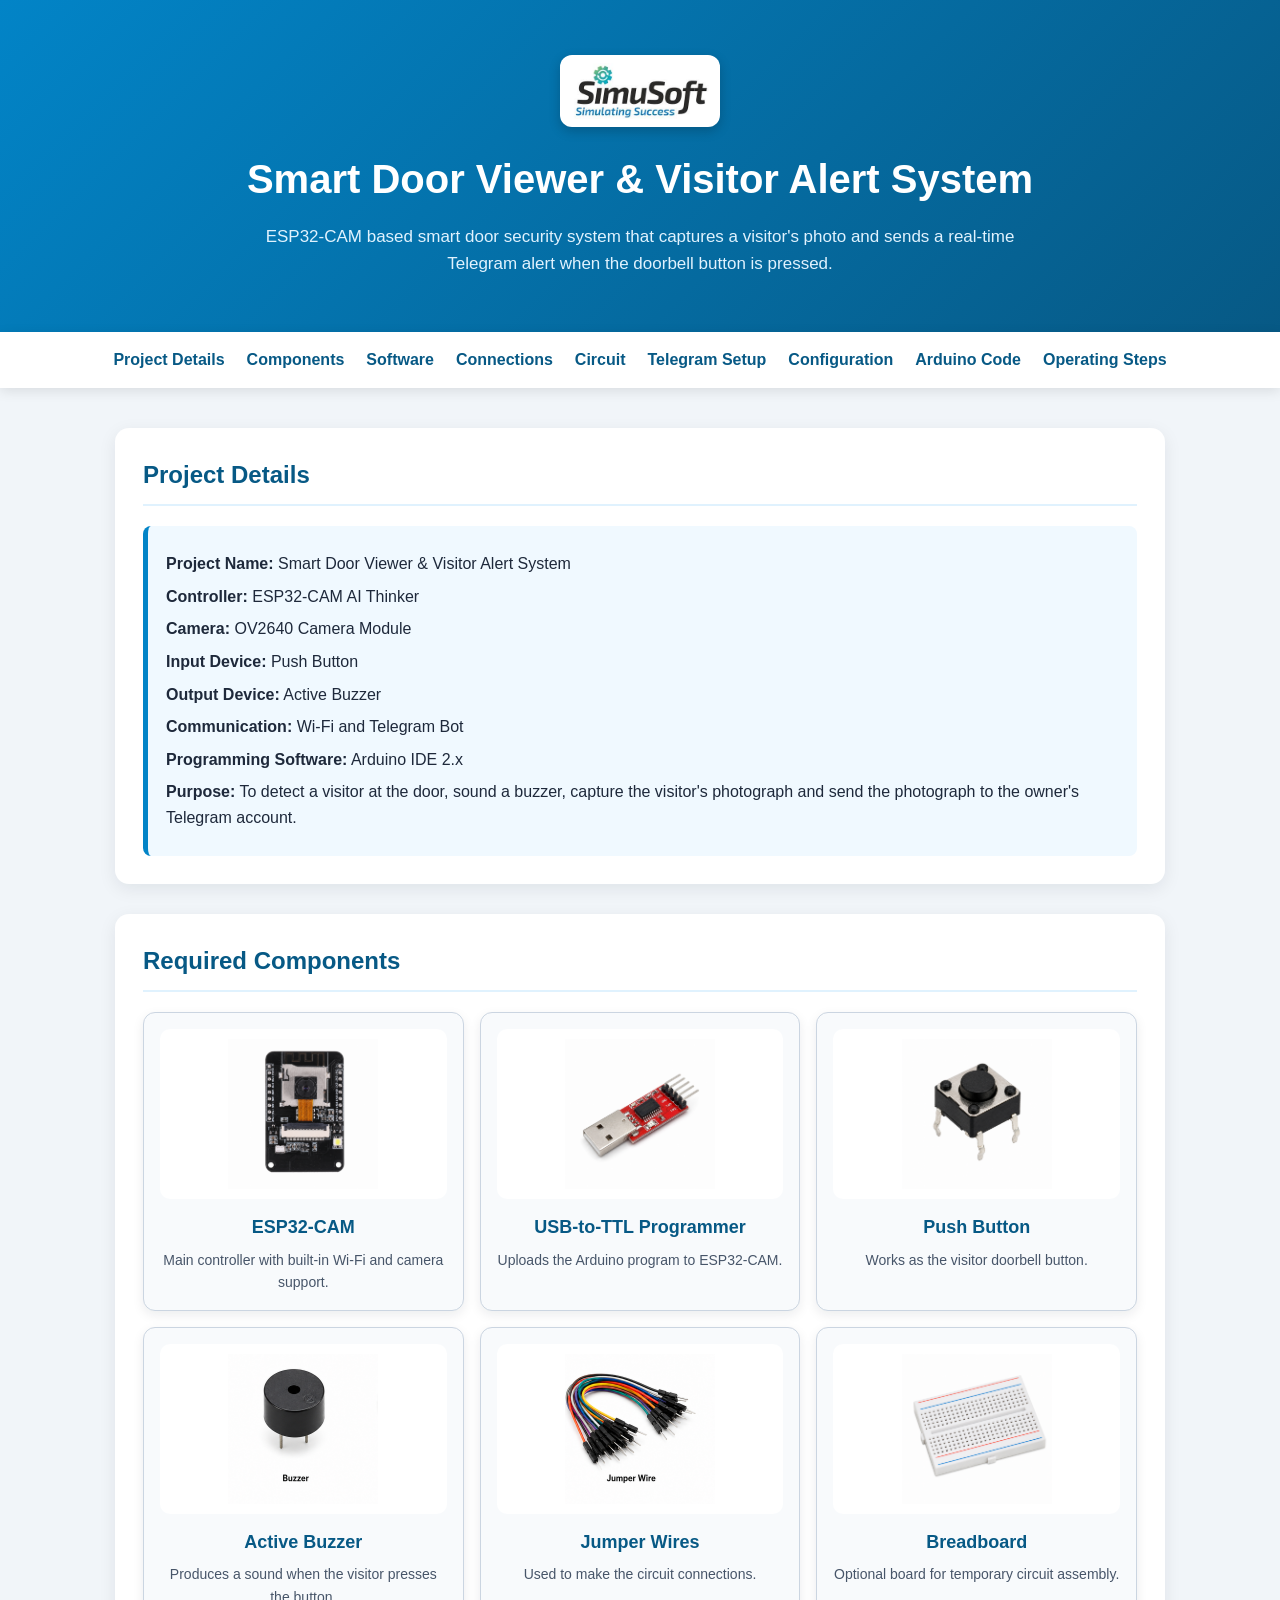
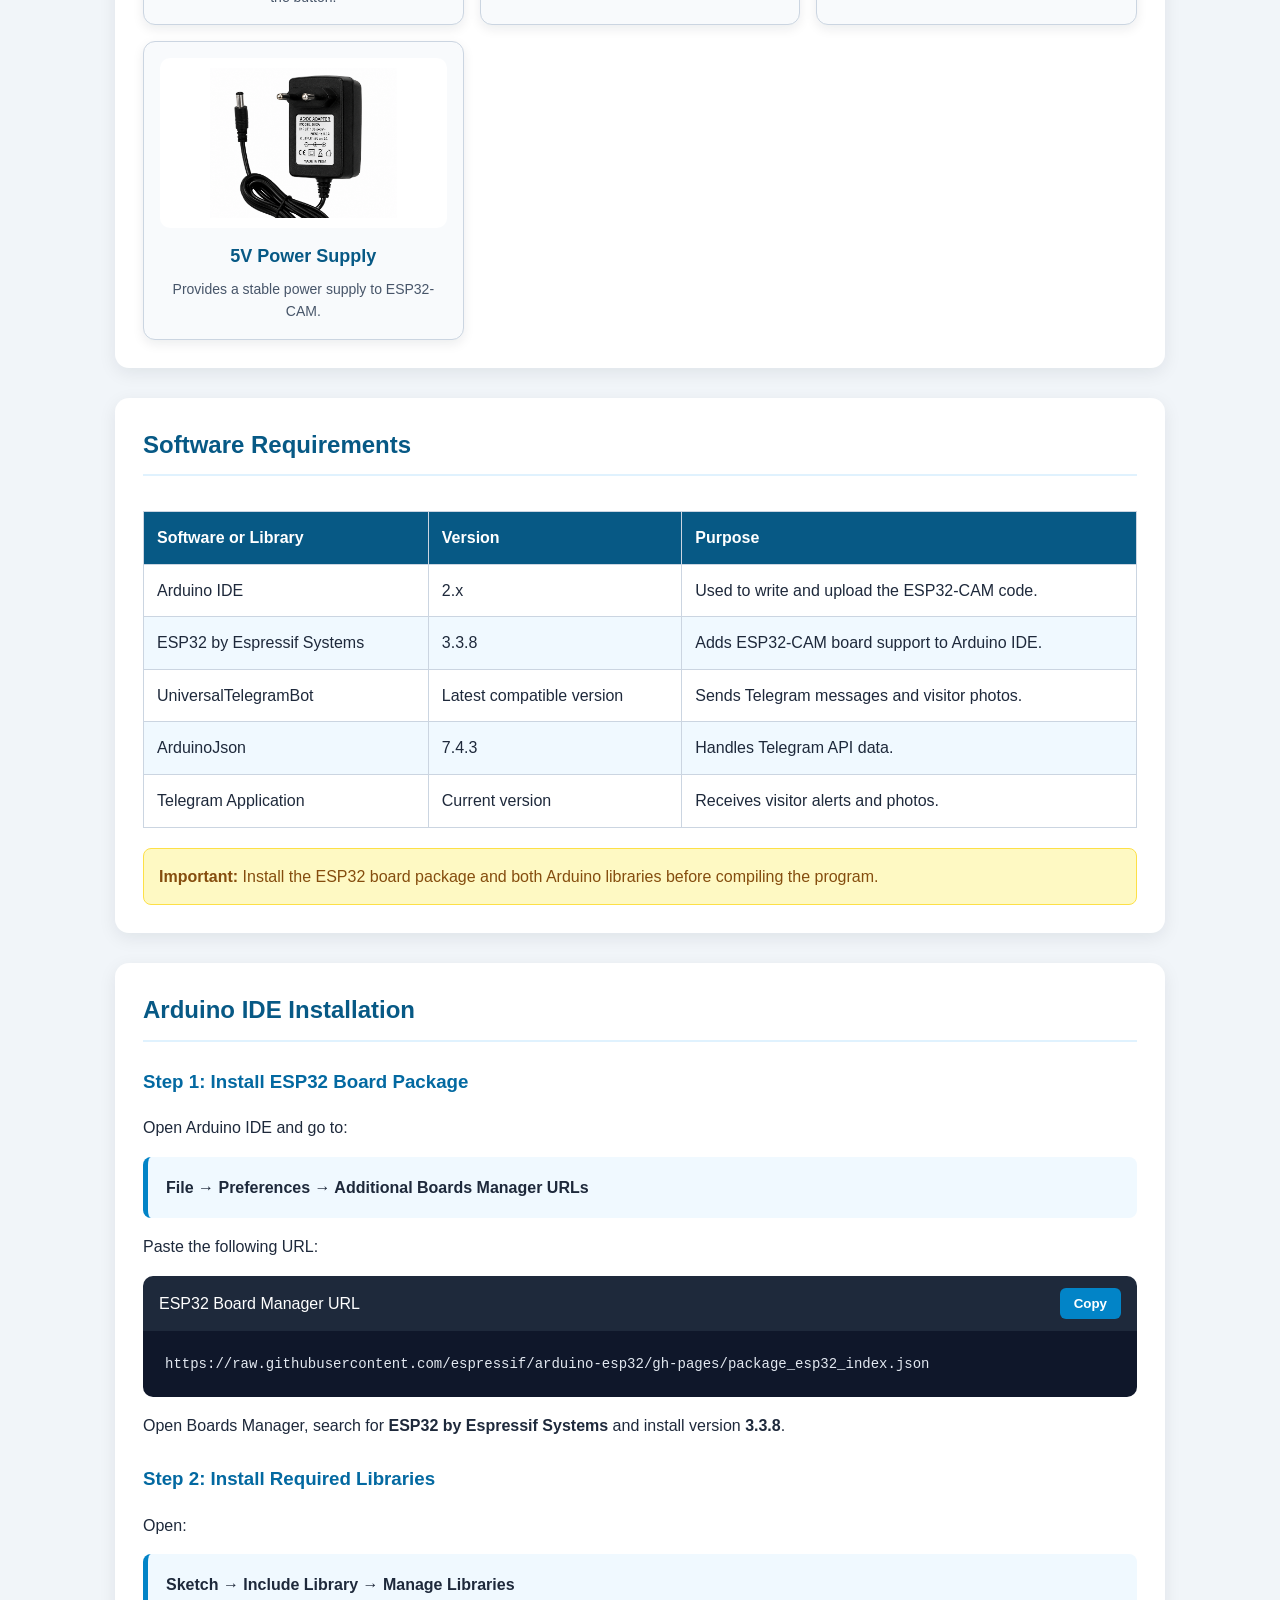
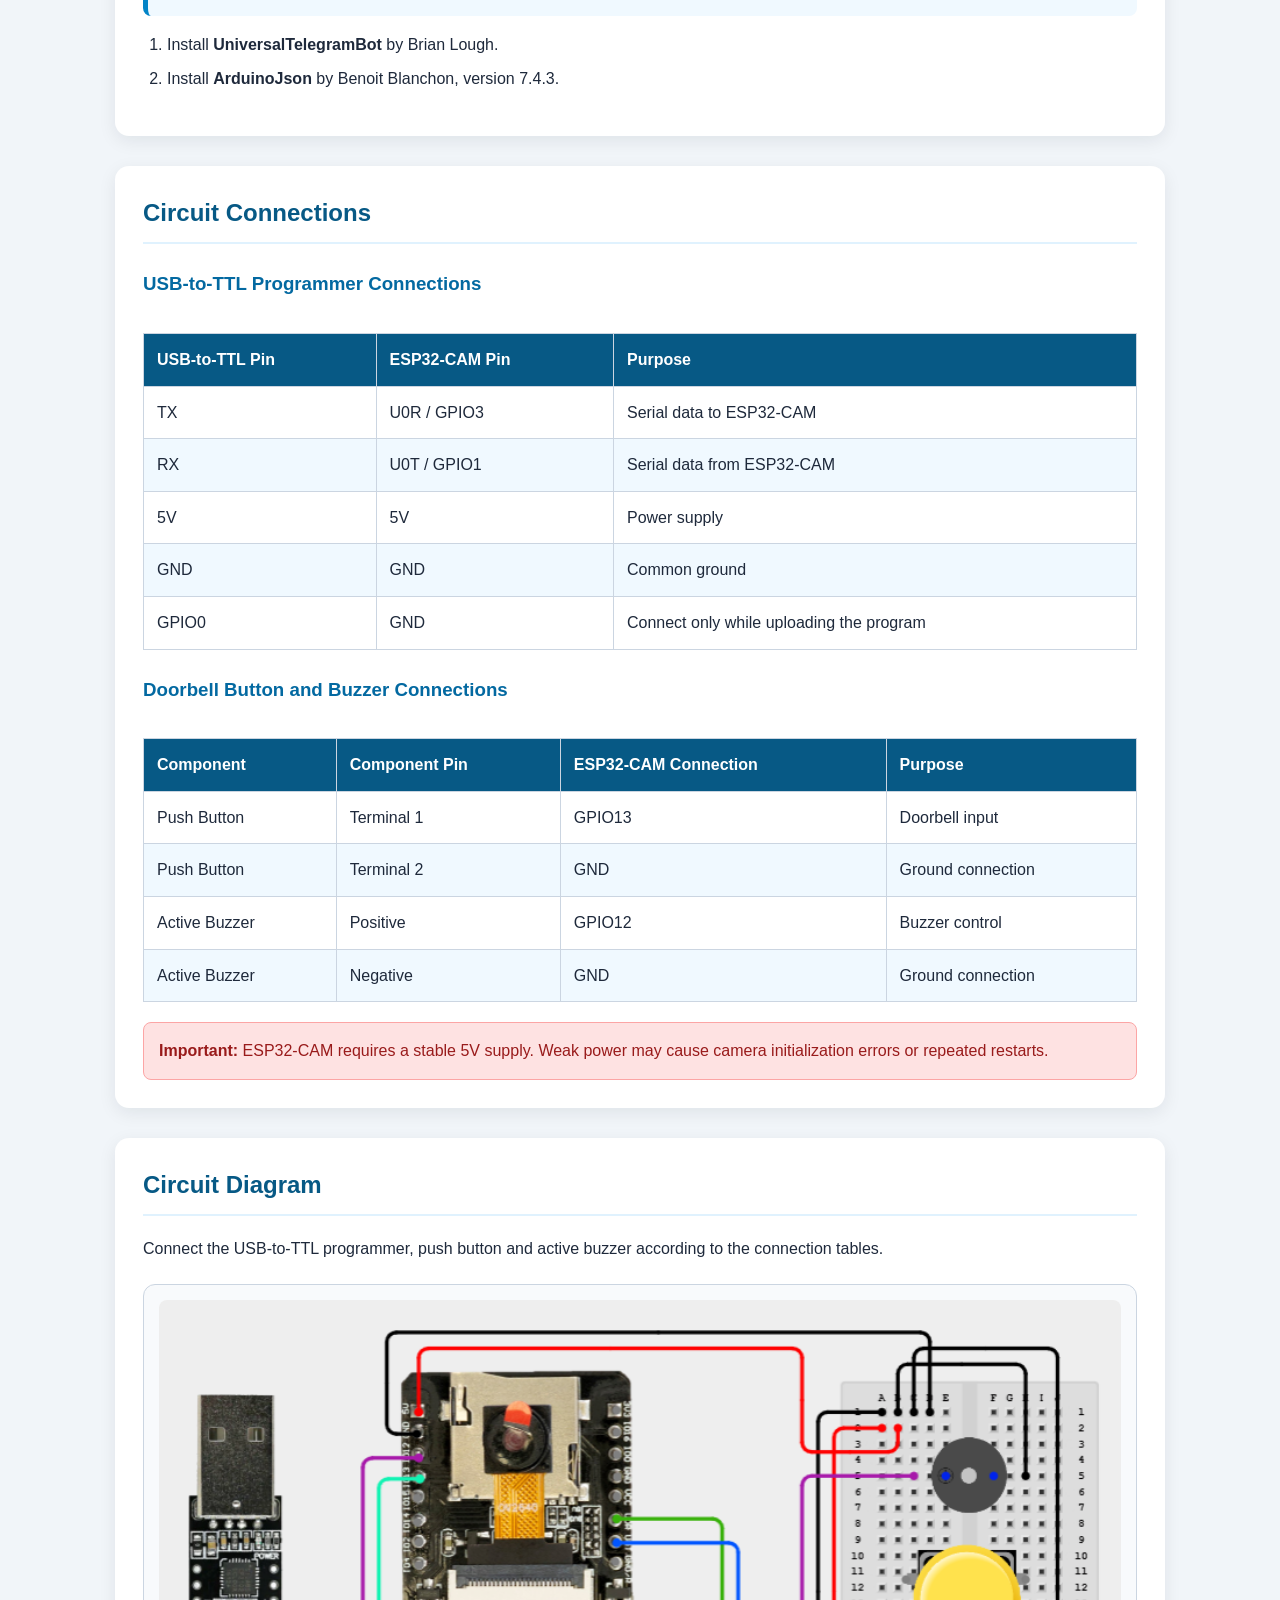
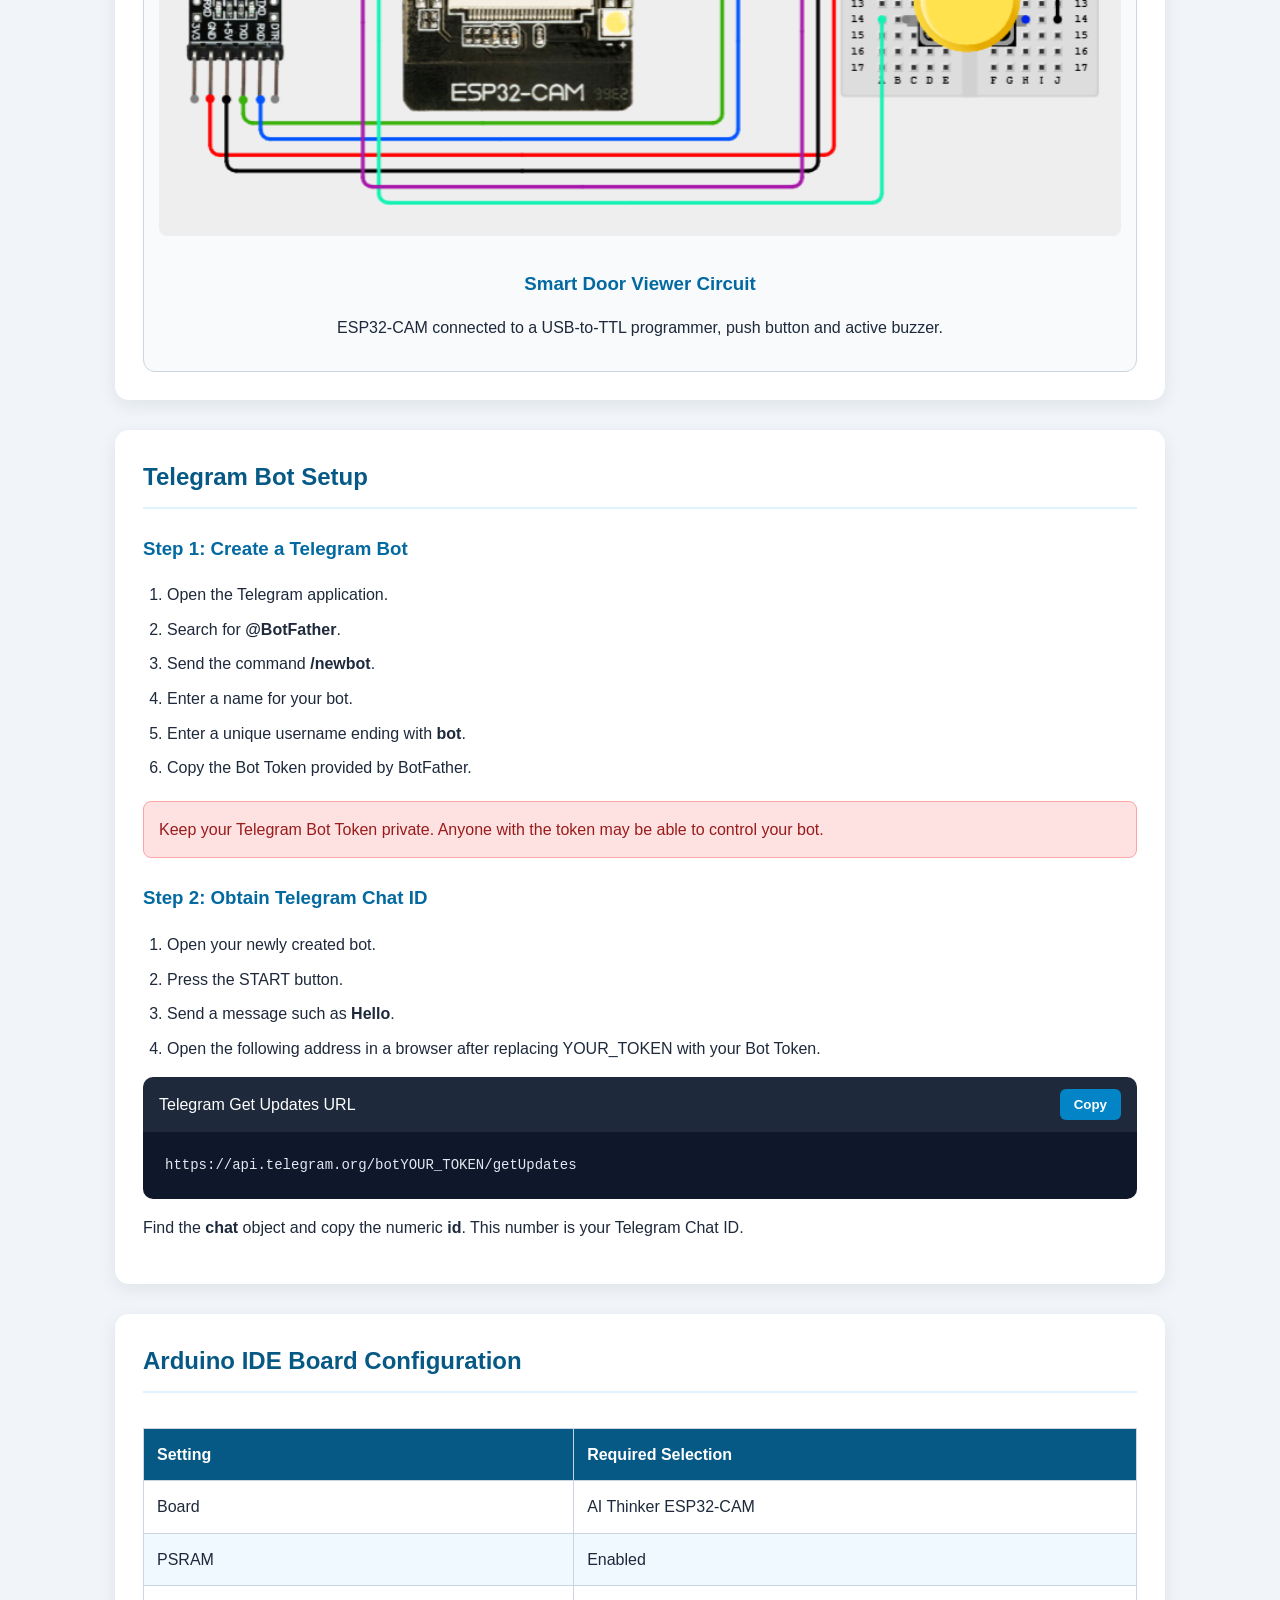
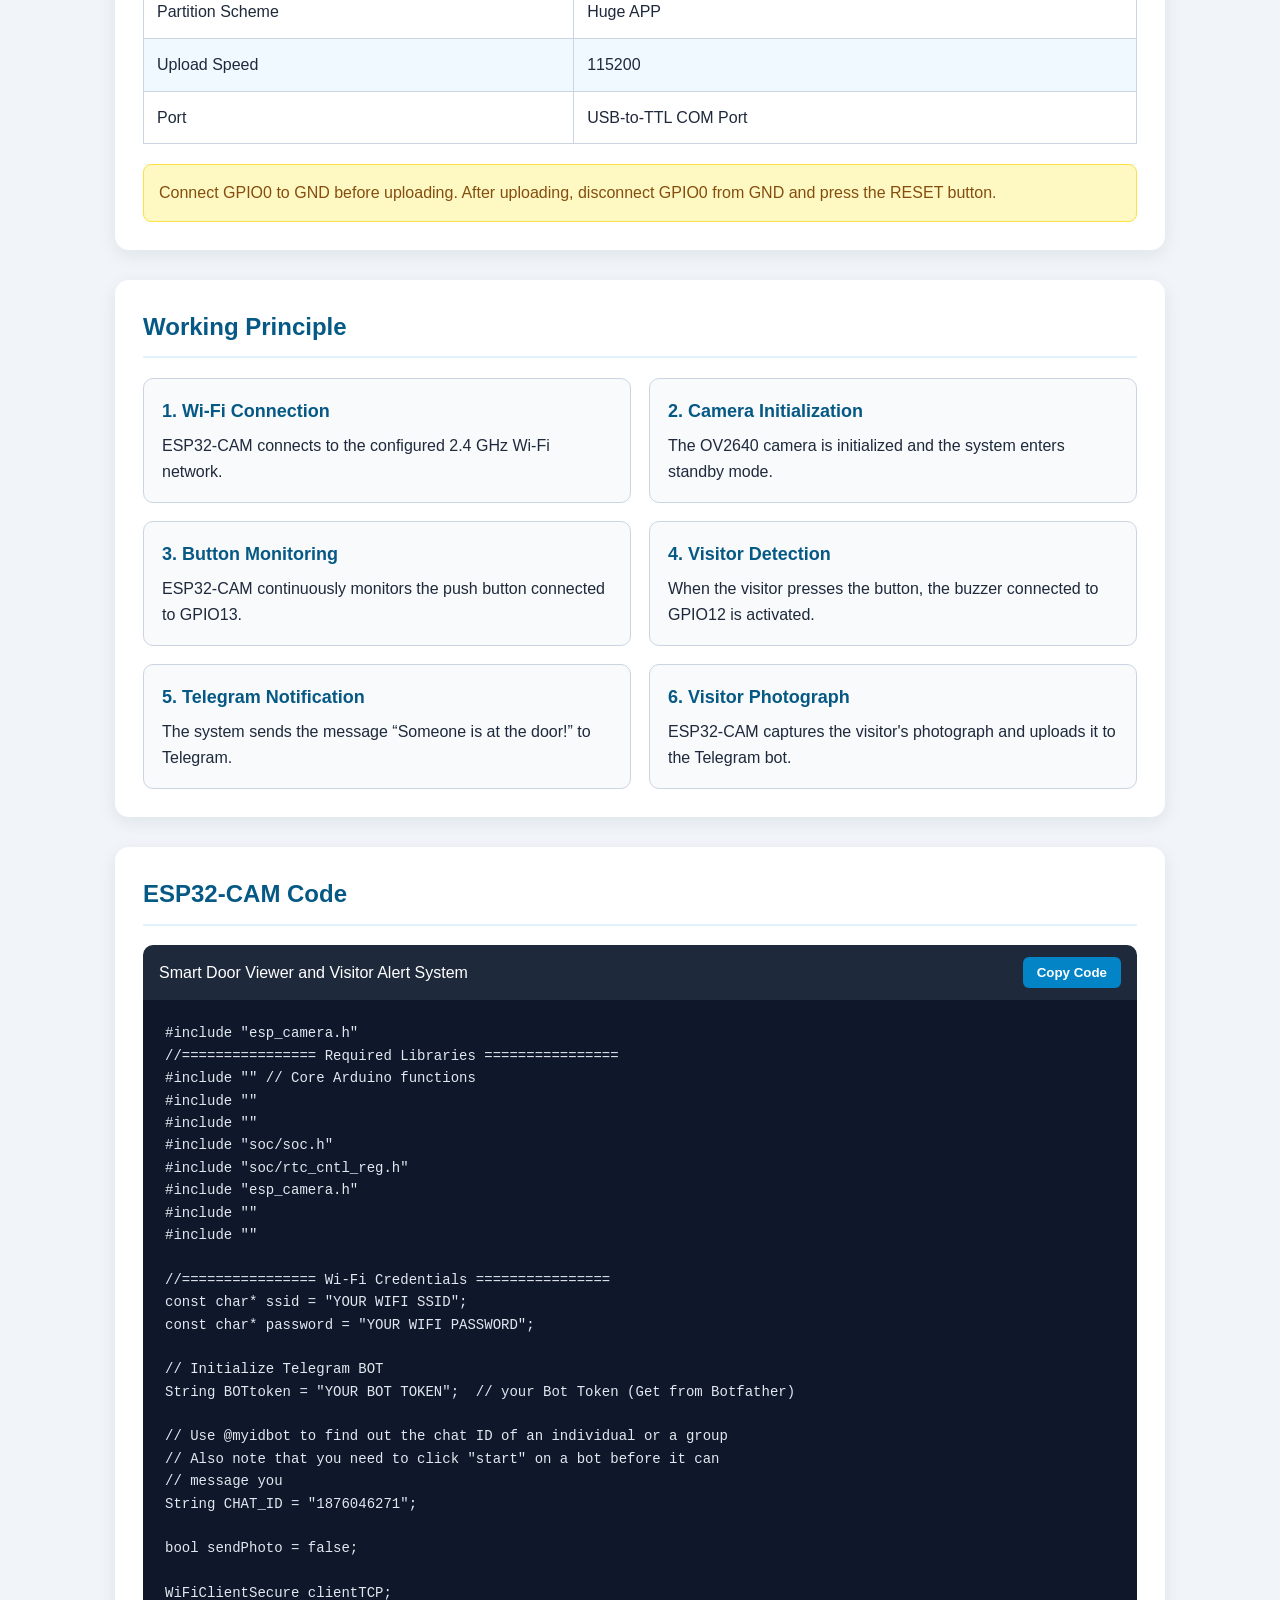
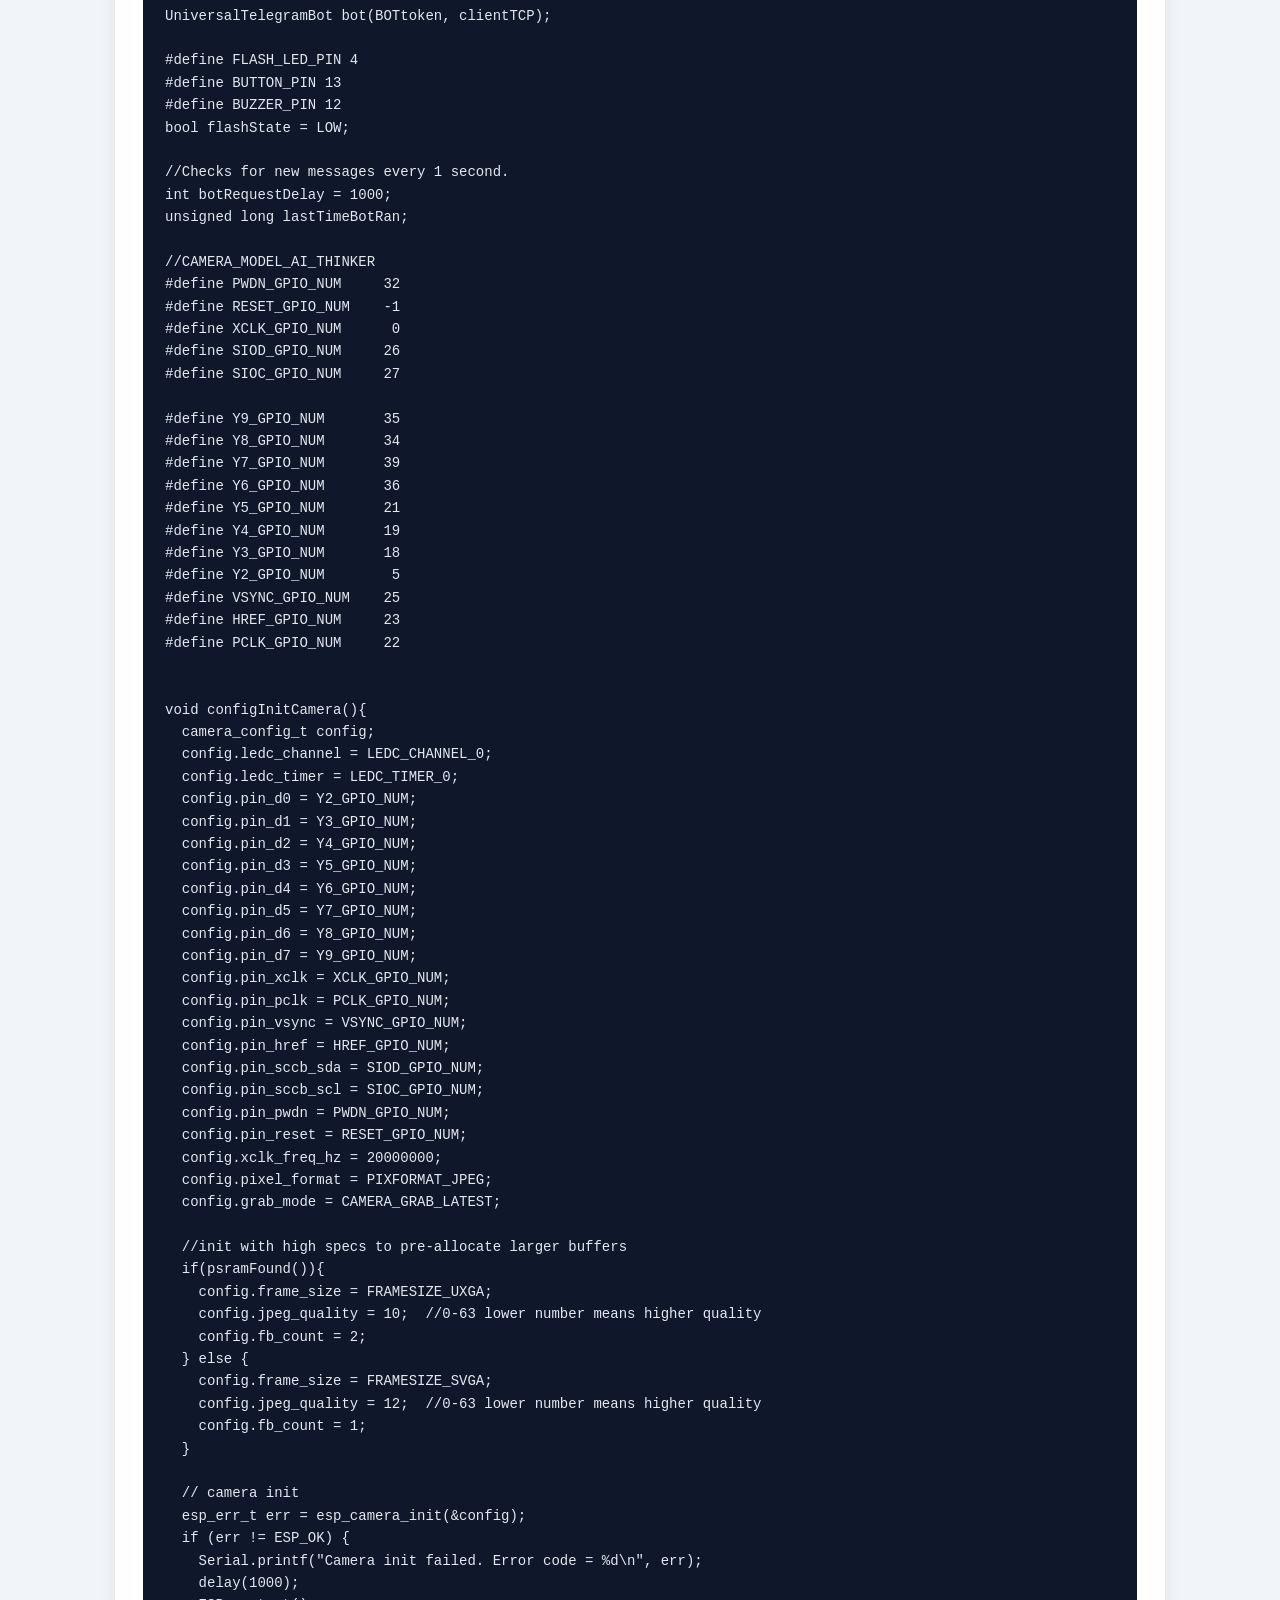
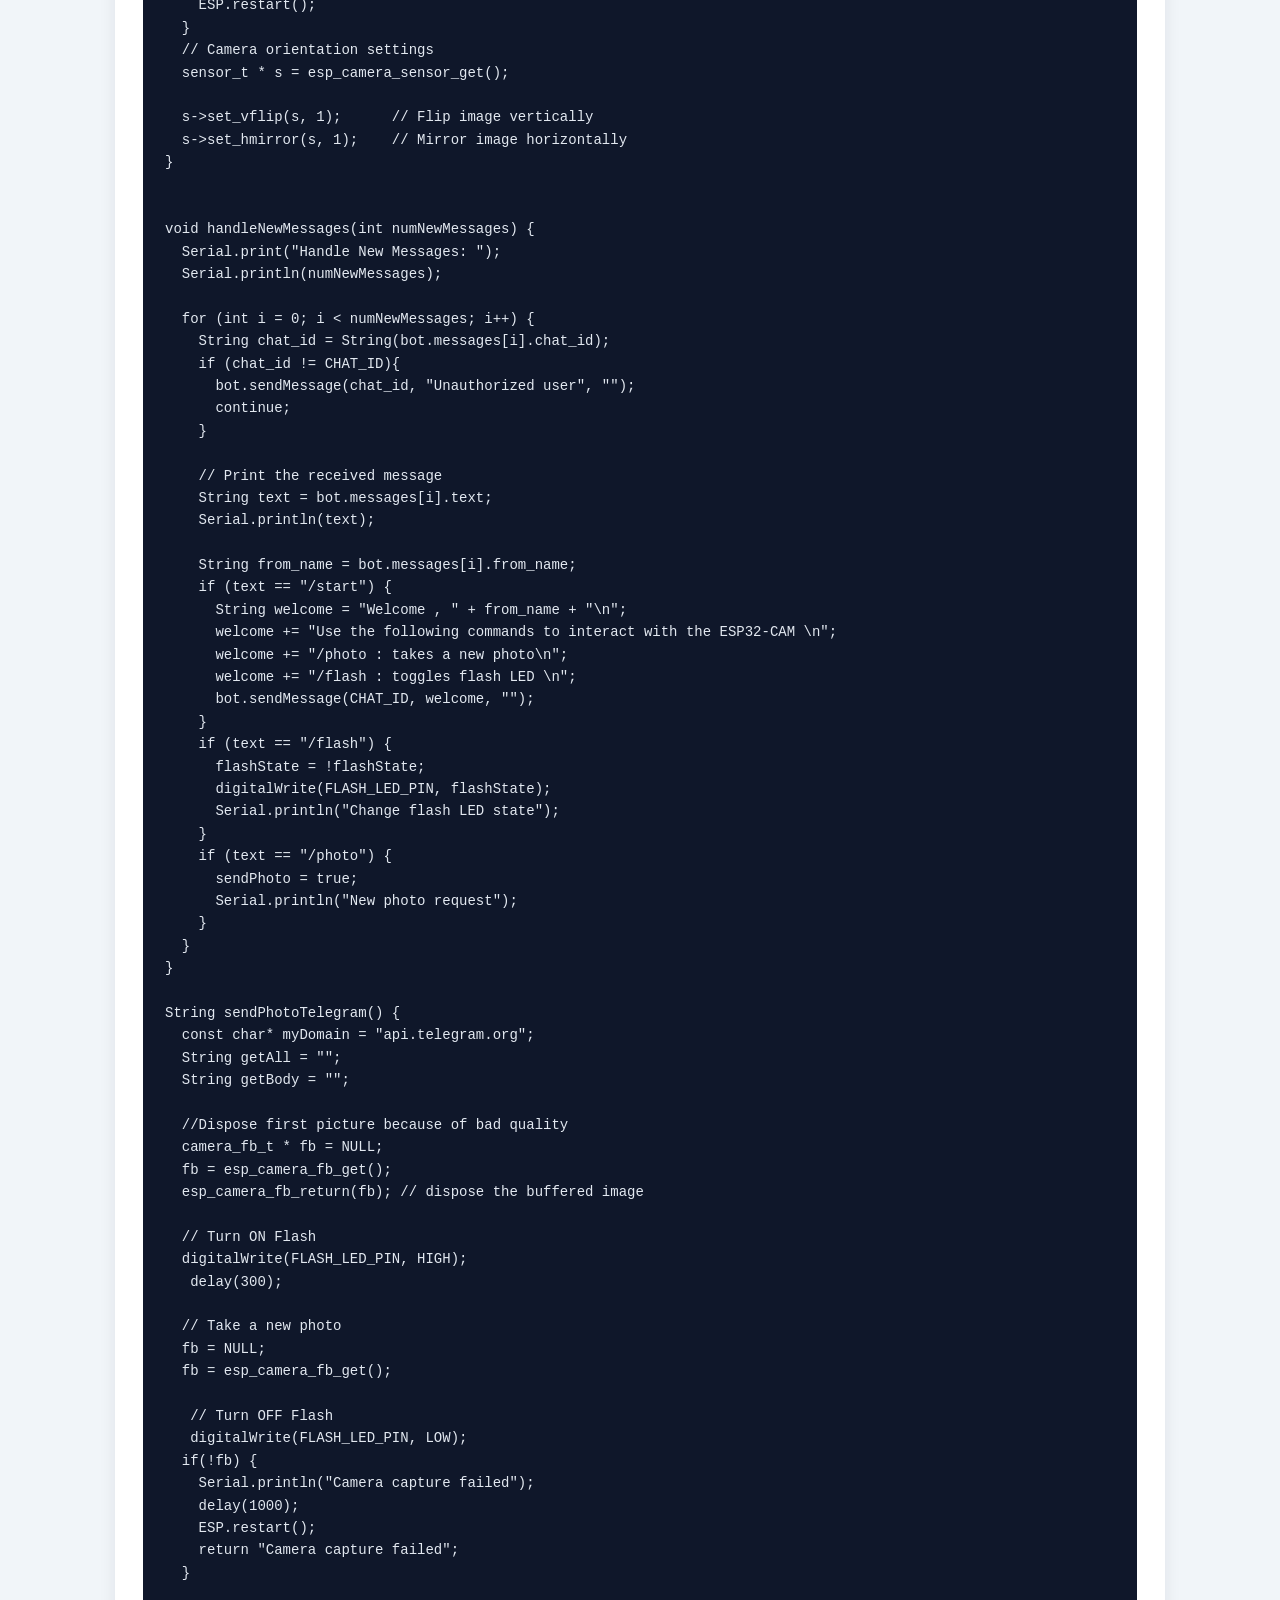
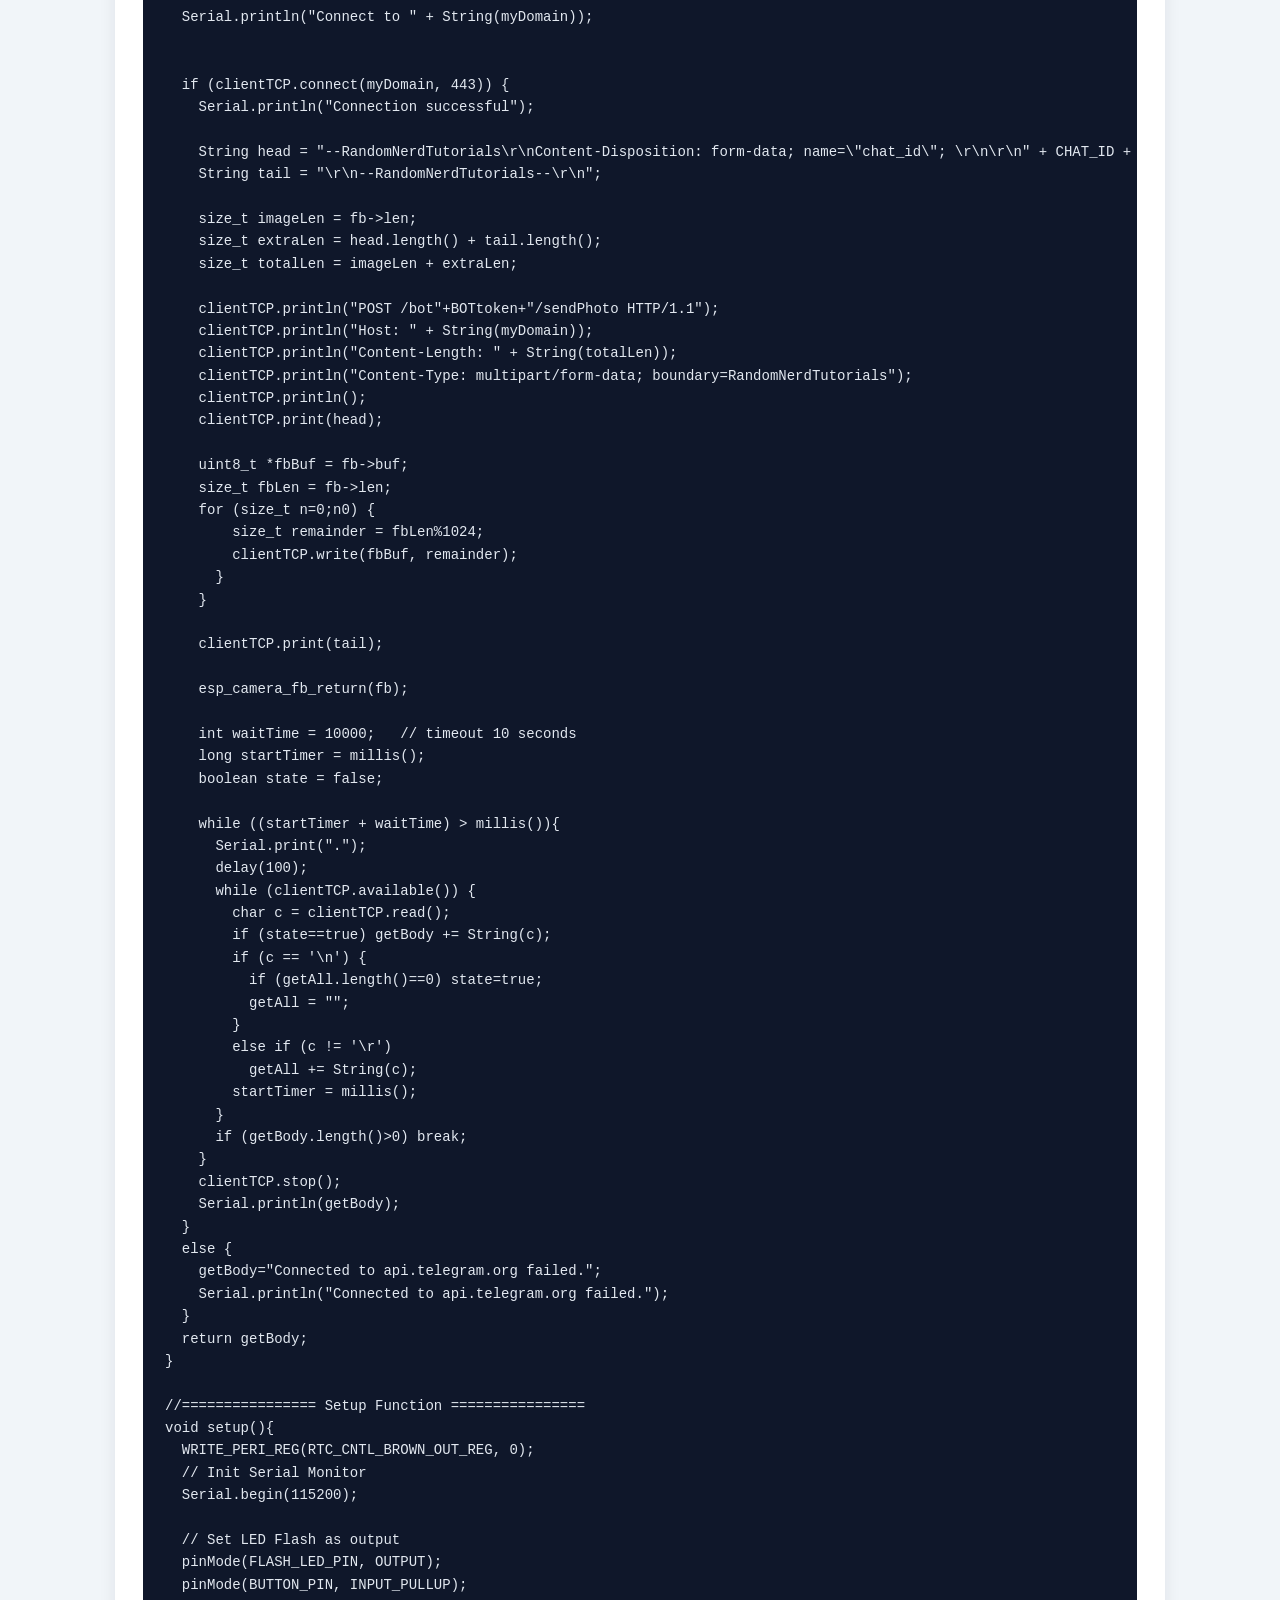
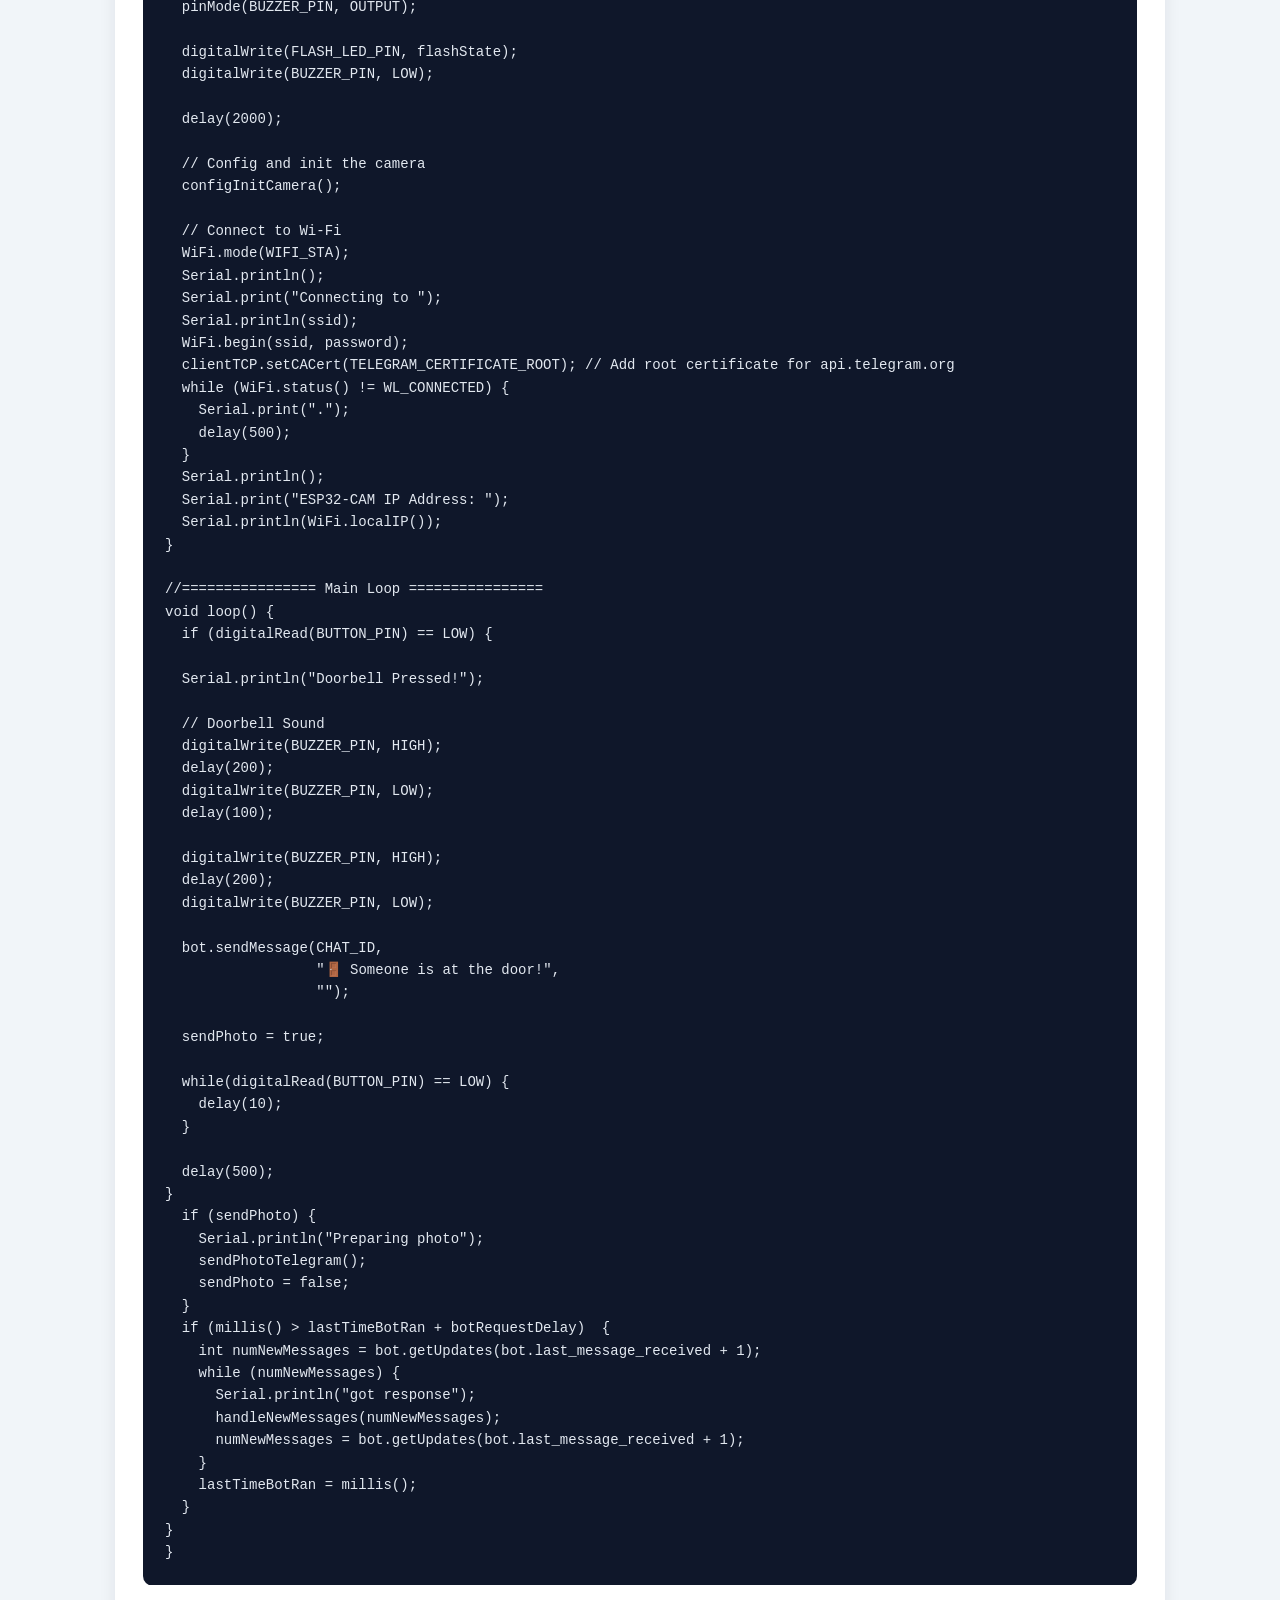
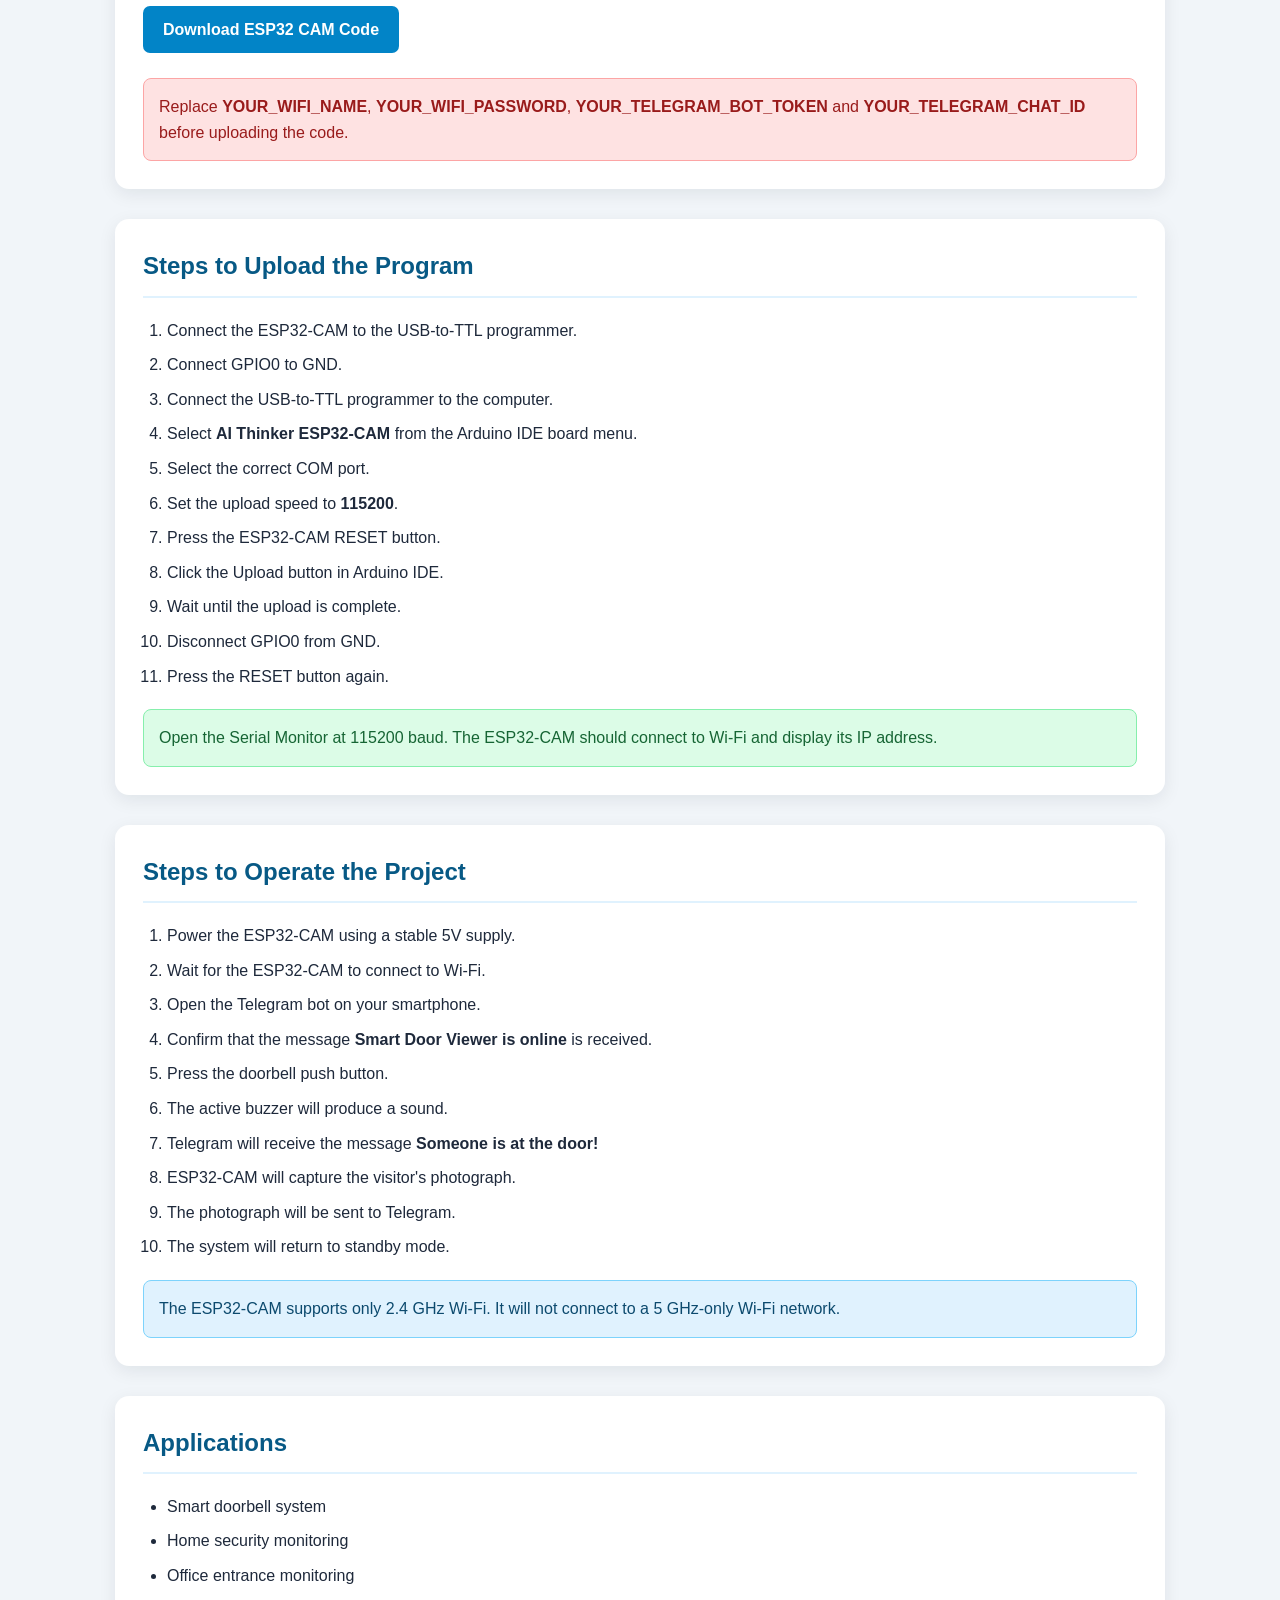
<file: Smart Door bell/index.html>
<!DOCTYPE html>
<html lang="en">

<head>
    <meta charset="UTF-8">

    <meta
        name="viewport"
        content="width=device-width, initial-scale=1.0"
    >

    <title>Smart Door Viewer and Visitor Alert System</title>

    <style>
        * {
            box-sizing: border-box;
        }

        html {
            scroll-behavior: smooth;
        }

        body {
            margin: 0;
            font-family: Arial, sans-serif;
            color: #1e293b;
            background: #f1f5f9;
            line-height: 1.6;
        }

        header {
            padding: 55px 20px;
            text-align: center;
            color: white;
            background: linear-gradient(
                135deg,
                #0284c7,
                #075985
            );
        }

        header h1 {
            margin: 0 0 12px;
            font-size: 40px;
        }

        header p {
            max-width: 760px;
            margin: auto;
            color: #e0f2fe;
            font-size: 17px;
        }

        .logo {
            display: flex;
            justify-content: center;
            align-items: center;
            margin-bottom: 20px;
        }

        .logo img {
            width: 160px;
            height: auto;
            display: block;
            padding: 8px;
            object-fit: contain;
            background: white;
            border-radius: 12px;
            box-shadow: 0 4px 12px rgba(0, 0, 0, 0.2);
        }

        nav {
            position: sticky;
            top: 0;
            z-index: 100;

            display: flex;
            justify-content: center;
            gap: 22px;
            flex-wrap: wrap;

            padding: 15px;
            background: white;
            box-shadow: 0 3px 12px rgba(0, 0, 0, 0.1);
        }

        nav a {
            color: #075985;
            text-decoration: none;
            font-weight: bold;
        }

        nav a:hover {
            color: #0284c7;
        }

        .container {
            width: 90%;
            max-width: 1050px;
            margin: auto;
            padding: 40px 0;
        }

        .section {
            margin-bottom: 30px;
            padding: 28px;

            background: white;
            border-radius: 14px;

            box-shadow: 0 5px 18px
                rgba(15, 23, 42, 0.08);

            animation: fadeUp 0.8s ease;
        }

        .section h2 {
            margin-top: 0;
            padding-bottom: 10px;

            color: #075985;
            border-bottom: 2px solid #e0f2fe;
        }

        .section h3 {
            margin-top: 25px;
            color: #0369a1;
        }

        .project-info {
            padding: 18px;

            background: #f0f9ff;
            border-left: 5px solid #0284c7;
            border-radius: 8px;
        }

        .project-info p {
            margin: 7px 0;
        }

        .requirements-grid {
            display: grid;
            grid-template-columns: repeat(3, 1fr);
            gap: 16px;
            margin-top: 20px;
        }

        .requirement-card {
            padding: 16px;
            text-align: center;
            overflow: hidden;

            background: #f8fafc;
            border: 1px solid #cbd5e1;
            border-radius: 12px;

            box-shadow: 0 4px 12px
                rgba(15, 23, 42, 0.08);

            transition:
                transform 0.3s ease,
                box-shadow 0.3s ease;
        }

        .requirement-card:hover {
            transform: translateY(-6px);

            box-shadow: 0 10px 22px
                rgba(2, 132, 199, 0.18);
        }

        .requirement-card span {
            width: 100%;
            height: 170px;

            display: flex;
            justify-content: center;
            align-items: center;

            margin-bottom: 14px;
            padding: 10px;
            overflow: hidden;

            background: white;
            border-radius: 10px;
        }

        .requirement-card span img {
            width: 100%;
            height: 100%;
            display: block;

            object-fit: contain;
            object-position: center;

            transition: transform 0.3s ease;
        }

        .requirement-card:hover span img {
            transform: scale(1.08);
        }

        .requirement-card strong {
            display: block;
            margin-top: 5px;

            color: #075985;
            font-size: 18px;
        }

        .requirement-card p {
            margin: 7px 0 0;
            color: #475569;
            font-size: 14px;
        }

        ul,
        ol {
            padding-left: 24px;
        }

        li {
            margin-bottom: 9px;
        }

        .table-wrapper {
            overflow-x: auto;
        }

        table {
            width: 100%;
            min-width: 620px;
            margin-top: 15px;
            border-collapse: collapse;
        }

        th,
        td {
            padding: 13px;
            text-align: left;
            border: 1px solid #cbd5e1;
        }

        th {
            color: white;
            background: #075985;
        }

        tr:nth-child(even) {
            background: #f0f9ff;
        }

        .circuit-image-card {
            margin-top: 22px;
            padding: 15px;
            text-align: center;

            background: #f8fafc;
            border: 1px solid #cbd5e1;
            border-radius: 12px;
        }

        .circuit-image-card img {
            width: 100%;
            max-height: 650px;
            object-fit: contain;

            background: white;
            border-radius: 8px;
        }

        .circuit-image-card h3 {
            margin-bottom: 5px;
        }

        .working-grid {
            display: grid;
            grid-template-columns: repeat(2, 1fr);
            gap: 18px;
            margin-top: 20px;
        }

        .working-card {
            padding: 18px;

            background: #f8fafc;
            border: 1px solid #cbd5e1;
            border-radius: 10px;
        }

        .working-card strong {
            display: block;
            margin-bottom: 7px;

            color: #075985;
            font-size: 18px;
        }

        .code-header {
            display: flex;
            align-items: center;
            justify-content: space-between;
            gap: 15px;

            padding: 12px 16px;

            color: white;
            background: #1e293b;

            border-radius: 10px 10px 0 0;
        }

        .copy-button {
            padding: 8px 14px;

            color: white;
            background: #0284c7;

            border: none;
            border-radius: 6px;

            cursor: pointer;
            font-weight: bold;
        }

        .copy-button:hover {
            background: #0369a1;
        }

        pre {
            margin: 0 0 15px;
            padding: 22px;
            overflow-x: auto;

            color: #e2e8f0;
            background: #0f172a;

            border-radius: 0 0 10px 10px;

            font-family: Consolas, monospace;
            font-size: 14px;
            line-height: 1.6;
        }

        .note {
            margin-top: 20px;
            padding: 15px;

            color: #854d0e;
            background: #fef9c3;

            border: 1px solid #fde047;
            border-radius: 8px;
        }

        .warning {
            margin-top: 20px;
            padding: 15px;

            color: #991b1b;
            background: #fee2e2;

            border: 1px solid #fca5a5;
            border-radius: 8px;
        }

        .success-note {
            margin-top: 20px;
            padding: 15px;

            color: #166534;
            background: #dcfce7;

            border: 1px solid #86efac;
            border-radius: 8px;
        }

        .info-note {
            margin-top: 20px;
            padding: 15px;

            color: #0c4a6e;
            background: #e0f2fe;

            border: 1px solid #7dd3fc;
            border-radius: 8px;
        }

        .back-button,
        .download-button {
            display: inline-block;
            margin: 5px 5px 5px 0;
            padding: 11px 20px;

            color: white;
            background: #0284c7;

            text-decoration: none;
            border-radius: 7px;
            font-weight: bold;

            transition:
                background 0.3s ease,
                transform 0.3s ease;
        }

        .back-button:hover,
        .download-button:hover {
            background: #075985;
            transform: translateY(-2px);
        }

        footer {
            padding: 22px;
            text-align: center;

            color: #cbd5e1;
            background: #0f172a;
        }

        @keyframes fadeUp {
            from {
                opacity: 0;
                transform: translateY(25px);
            }

            to {
                opacity: 1;
                transform: translateY(0);
            }
        }

        @media (max-width: 800px) {
            .requirements-grid {
                grid-template-columns: repeat(2, 1fr);
            }

            .working-grid {
                grid-template-columns: 1fr;
            }

            header h1 {
                font-size: 32px;
            }
        }

        @media (max-width: 520px) {
            .requirements-grid {
                grid-template-columns: 1fr;
            }

            .requirement-card span {
                height: 190px;
            }

            .section {
                padding: 20px;
            }

            header h1 {
                font-size: 27px;
            }

            nav {
                gap: 13px;
                font-size: 14px;
            }

            .copy-button {
                padding: 7px 10px;
            }
        }
    </style>
</head>

<body>

    <header>

        <div class="logo">

            <img
                src="Simusoft logo.jpeg"
                alt="Simusoft Technology Logo"
            >

        </div>

        <h1>Smart Door Viewer & Visitor Alert System</h1>

        <p>
            ESP32-CAM based smart door security system that captures
            a visitor's photo and sends a real-time Telegram alert
            when the doorbell button is pressed.
        </p>

    </header>

    <nav>
        <a href="#details">Project Details</a>
        <a href="#requirements">Components</a>
        <a href="#software">Software</a>
        <a href="#connections">Connections</a>
        <a href="#circuit">Circuit</a>
        <a href="#telegram">Telegram Setup</a>
        <a href="#configuration">Configuration</a>
        <a href="#code">Arduino Code</a>
        <a href="#steps">Operating Steps</a>
    </nav>

    <main class="container">

        <!-- Project Details -->

        <section class="section" id="details">

            <h2>Project Details</h2>

            <div class="project-info">

                <p>
                    <strong>Project Name:</strong>
                    Smart Door Viewer & Visitor Alert System
                </p>

                <p>
                    <strong>Controller:</strong>
                    ESP32-CAM AI Thinker
                </p>

                <p>
                    <strong>Camera:</strong>
                    OV2640 Camera Module
                </p>

                <p>
                    <strong>Input Device:</strong>
                    Push Button
                </p>

                <p>
                    <strong>Output Device:</strong>
                    Active Buzzer
                </p>

                <p>
                    <strong>Communication:</strong>
                    Wi-Fi and Telegram Bot
                </p>

                <p>
                    <strong>Programming Software:</strong>
                    Arduino IDE 2.x
                </p>

                <p>
                    <strong>Purpose:</strong>
                    To detect a visitor at the door, sound a buzzer,
                    capture the visitor's photograph and send the
                    photograph to the owner's Telegram account.
                </p>

            </div>

        </section>

        <!-- Hardware Requirements -->

        <section class="section" id="requirements">

            <h2>Required Components</h2>

            <div class="requirements-grid">

                <div class="requirement-card">

                    <span>
                        <img
                            src="ESP32 CAM.png"
                            alt="ESP32-CAM AI Thinker"
                        >
                    </span>

                    <strong>ESP32-CAM</strong>

                    <p>
                        Main controller with built-in Wi-Fi and
                        camera support.
                    </p>

                </div>

                <div class="requirement-card">

                    <span>
                        <img
                            src="USB TTL.png"
                            alt="USB to TTL programmer"
                        >
                    </span>

                    <strong>USB-to-TTL Programmer</strong>

                    <p>
                        Uploads the Arduino program to ESP32-CAM.
                    </p>

                </div>

                <div class="requirement-card">

                    <span>
                        <img
                            src="Push Button.png"
                            alt="Push Button"
                        >
                    </span>

                    <strong>Push Button</strong>

                    <p>
                        Works as the visitor doorbell button.
                    </p>

                </div>

                <div class="requirement-card">

                    <span>
                        <img
                            src="Buzzer.png"
                            alt="Active buzzer"
                        >
                    </span>

                    <strong>Active Buzzer</strong>

                    <p>
                        Produces a sound when the visitor presses
                        the button.
                    </p>

                </div>

                <div class="requirement-card">

                    <span>
                        <img
                            src="Jumper Wires.png"
                            alt="Jumper Wires"
                        >
                    </span>

                    <strong>Jumper Wires</strong>

                    <p>
                        Used to make the circuit connections.
                    </p>

                </div>

                <div class="requirement-card">

                    <span>
                        <img
                            src="Breadboard.png"
                            alt="Breadboard"
                        >
                    </span>

                    <strong>Breadboard</strong>

                    <p>
                        Optional board for temporary circuit assembly.
                    </p>

                </div>

                <div class="requirement-card">

                    <span>
                        <img
                            src="5V Power Supply.png"
                            alt="5 volt power supply"
                        >
                    </span>

                    <strong>5V Power Supply</strong>

                    <p>
                        Provides a stable power supply to ESP32-CAM.
                    </p>

                </div>

        </section>

        <!-- Software Requirements -->

        <section class="section" id="software">

            <h2>Software Requirements</h2>

            <div class="table-wrapper">

                <table>

                    <thead>
                        <tr>
                            <th>Software or Library</th>
                            <th>Version</th>
                            <th>Purpose</th>
                        </tr>
                    </thead>

                    <tbody>

                        <tr>
                            <td>Arduino IDE</td>
                            <td>2.x</td>
                            <td>
                                Used to write and upload the ESP32-CAM code.
                            </td>
                        </tr>

                        <tr>
                            <td>
                                ESP32 by Espressif Systems
                            </td>
                            <td>3.3.8</td>
                            <td>
                                Adds ESP32-CAM board support to Arduino IDE.
                            </td>
                        </tr>

                        <tr>
                            <td>UniversalTelegramBot</td>
                            <td>Latest compatible version</td>
                            <td>
                                Sends Telegram messages and visitor photos.
                            </td>
                        </tr>

                        <tr>
                            <td>ArduinoJson</td>
                            <td>7.4.3</td>
                            <td>
                                Handles Telegram API data.
                            </td>
                        </tr>

                        <tr>
                            <td>Telegram Application</td>
                            <td>Current version</td>
                            <td>
                                Receives visitor alerts and photos.
                            </td>
                        </tr>

                    </tbody>

                </table>

            </div>

            <div class="note">
                <strong>Important:</strong>
                Install the ESP32 board package and both Arduino
                libraries before compiling the program.
            </div>

        </section>

        <!-- Installation -->

        <section class="section" id="installation">

            <h2>Arduino IDE Installation</h2>

            <h3>Step 1: Install ESP32 Board Package</h3>

            <p>
                Open Arduino IDE and go to:
            </p>

            <div class="project-info">
                <strong>
                    File → Preferences → Additional Boards Manager URLs
                </strong>
            </div>

            <p>
                Paste the following URL:
            </p>

            <div class="code-header">

                <span>ESP32 Board Manager URL</span>

                <button
                    type="button"
                    class="copy-button"
                    onclick="copyCode('boardURL', this)"
                >
                    Copy
                </button>

            </div>

            <pre><code id="boardURL">https://raw.githubusercontent.com/espressif/arduino-esp32/gh-pages/package_esp32_index.json</code></pre>

            <p>
                Open Boards Manager, search for
                <strong>ESP32 by Espressif Systems</strong>
                and install version <strong>3.3.8</strong>.
            </p>

            <h3>Step 2: Install Required Libraries</h3>

            <p>
                Open:
            </p>

            <div class="project-info">
                <strong>
                    Sketch → Include Library → Manage Libraries
                </strong>
            </div>

            <ol>
                <li>
                    Install
                    <strong>UniversalTelegramBot</strong>
                    by Brian Lough.
                </li>

                <li>
                    Install
                    <strong>ArduinoJson</strong>
                    by Benoit Blanchon, version 7.4.3.
                </li>
            </ol>

        </section>

        <!-- Connections -->

        <section class="section" id="connections">

            <h2>Circuit Connections</h2>

            <h3>USB-to-TTL Programmer Connections</h3>

            <div class="table-wrapper">

                <table>

                    <thead>
                        <tr>
                            <th>USB-to-TTL Pin</th>
                            <th>ESP32-CAM Pin</th>
                            <th>Purpose</th>
                        </tr>
                    </thead>

                    <tbody>

                        <tr>
                            <td>TX</td>
                            <td>U0R / GPIO3</td>
                            <td>Serial data to ESP32-CAM</td>
                        </tr>

                        <tr>
                            <td>RX</td>
                            <td>U0T / GPIO1</td>
                            <td>Serial data from ESP32-CAM</td>
                        </tr>

                        <tr>
                            <td>5V</td>
                            <td>5V</td>
                            <td>Power supply</td>
                        </tr>

                        <tr>
                            <td>GND</td>
                            <td>GND</td>
                            <td>Common ground</td>
                        </tr>

                        <tr>
                            <td>GPIO0</td>
                            <td>GND</td>
                            <td>
                                Connect only while uploading the program
                            </td>
                        </tr>

                    </tbody>

                </table>

            </div>

            <h3>Doorbell Button and Buzzer Connections</h3>

            <div class="table-wrapper">

                <table>

                    <thead>
                        <tr>
                            <th>Component</th>
                            <th>Component Pin</th>
                            <th>ESP32-CAM Connection</th>
                            <th>Purpose</th>
                        </tr>
                    </thead>

                    <tbody>

                        <tr>
                            <td>Push Button</td>
                            <td>Terminal 1</td>
                            <td>GPIO13</td>
                            <td>Doorbell input</td>
                        </tr>

                        <tr>
                            <td>Push Button</td>
                            <td>Terminal 2</td>
                            <td>GND</td>
                            <td>Ground connection</td>
                        </tr>

                        <tr>
                            <td>Active Buzzer</td>
                            <td>Positive</td>
                            <td>GPIO12</td>
                            <td>Buzzer control</td>
                        </tr>

                        <tr>
                            <td>Active Buzzer</td>
                            <td>Negative</td>
                            <td>GND</td>
                            <td>Ground connection</td>
                        </tr>

                    </tbody>

                </table>

            </div>

            <div class="warning">
                <strong>Important:</strong>
                ESP32-CAM requires a stable 5V supply. Weak power may
                cause camera initialization errors or repeated restarts.
            </div>

        </section>

        <!-- Circuit Diagram -->

        <section class="section" id="circuit">

            <h2>Circuit Diagram</h2>

            <p>
                Connect the USB-to-TTL programmer, push button and active
                buzzer according to the connection tables.
            </p>

            <div class="circuit-image-card">

                <img
                    src="ESP32 CAM Circuit Diagram 1.png"
                    alt="ESP32-CAM smart door viewer circuit diagram"
                >

                <h3>Smart Door Viewer Circuit</h3>

                <p>
                    ESP32-CAM connected to a USB-to-TTL programmer,
                    push button and active buzzer.
                </p>

            </div>

        </section>

        <!-- Telegram Setup -->

        <section class="section" id="telegram">

            <h2>Telegram Bot Setup</h2>

            <h3>Step 1: Create a Telegram Bot</h3>

            <ol>
                <li>Open the Telegram application.</li>

                <li>
                    Search for
                    <strong>@BotFather</strong>.
                </li>

                <li>
                    Send the command
                    <strong>/newbot</strong>.
                </li>

                <li>
                    Enter a name for your bot.
                </li>

                <li>
                    Enter a unique username ending with
                    <strong>bot</strong>.
                </li>

                <li>
                    Copy the Bot Token provided by BotFather.
                </li>
            </ol>

            <div class="warning">
                Keep your Telegram Bot Token private. Anyone with the
                token may be able to control your bot.
            </div>

            <h3>Step 2: Obtain Telegram Chat ID</h3>

            <ol>
                <li>Open your newly created bot.</li>

                <li>Press the START button.</li>

                <li>
                    Send a message such as
                    <strong>Hello</strong>.
                </li>

                <li>
                    Open the following address in a browser after
                    replacing YOUR_TOKEN with your Bot Token.
                </li>
            </ol>

            <div class="code-header">

                <span>Telegram Get Updates URL</span>

                <button
                    type="button"
                    class="copy-button"
                    onclick="copyCode('telegramURL', this)"
                >
                    Copy
                </button>

            </div>

            <pre><code id="telegramURL">https://api.telegram.org/botYOUR_TOKEN/getUpdates</code></pre>

            <p>
                Find the <strong>chat</strong> object and copy the
                numeric <strong>id</strong>. This number is your
                Telegram Chat ID.
            </p>

        </section>

        <!-- Board Configuration -->

        <section class="section" id="configuration">

            <h2>Arduino IDE Board Configuration</h2>

            <div class="table-wrapper">

                <table>

                    <thead>
                        <tr>
                            <th>Setting</th>
                            <th>Required Selection</th>
                        </tr>
                    </thead>

                    <tbody>

                        <tr>
                            <td>Board</td>
                            <td>AI Thinker ESP32-CAM</td>
                        </tr>

                        <tr>
                            <td>PSRAM</td>
                            <td>Enabled</td>
                        </tr>

                        <tr>
                            <td>Partition Scheme</td>
                            <td>Huge APP</td>
                        </tr>

                        <tr>
                            <td>Upload Speed</td>
                            <td>115200</td>
                        </tr>

                        <tr>
                            <td>Port</td>
                            <td>USB-to-TTL COM Port</td>
                        </tr>

                    </tbody>

                </table>

            </div>

            <div class="note">
                Connect GPIO0 to GND before uploading. After uploading,
                disconnect GPIO0 from GND and press the RESET button.
            </div>

        </section>

        <!-- Working Principle -->

        <section class="section" id="working">

            <h2>Working Principle</h2>

            <div class="working-grid">

                <div class="working-card">

                    <strong>1. Wi-Fi Connection</strong>

                    ESP32-CAM connects to the configured 2.4 GHz Wi-Fi
                    network.

                </div>

                <div class="working-card">

                    <strong>2. Camera Initialization</strong>

                    The OV2640 camera is initialized and the system
                    enters standby mode.

                </div>

                <div class="working-card">

                    <strong>3. Button Monitoring</strong>

                    ESP32-CAM continuously monitors the push button
                    connected to GPIO13.

                </div>

                <div class="working-card">

                    <strong>4. Visitor Detection</strong>

                    When the visitor presses the button, the buzzer
                    connected to GPIO12 is activated.

                </div>

                <div class="working-card">

                    <strong>5. Telegram Notification</strong>

                    The system sends the message
                    “Someone is at the door!” to Telegram.

                </div>

                <div class="working-card">

                    <strong>6. Visitor Photograph</strong>

                    ESP32-CAM captures the visitor's photograph and
                    uploads it to the Telegram bot.

                </div>

            </div>

        </section>

        <!-- Arduino Code -->

        <section class="section" id="code">

            <h2>ESP32-CAM Code</h2>

            <div class="code-header">

                <span>Smart Door Viewer and Visitor Alert System</span>

                <button
                    type="button"
                    class="copy-button"
                    onclick="copyCode('arduinoCode', this)"
                >
                    Copy Code
                </button>

            </div>

            <pre><code id="arduinoCode">#include "esp_camera.h"
//================ Required Libraries ================
#include "<Arduino.h>" // Core Arduino functions
#include "<WiFi.h>"
#include "<WiFiClientSecure.h>"
#include "soc/soc.h"
#include "soc/rtc_cntl_reg.h"
#include "esp_camera.h"
#include "<UniversalTelegramBot.h>"
#include "<ArduinoJson.h>"

//================ Wi-Fi Credentials ================
const char* ssid = "YOUR WIFI SSID";
const char* password = "YOUR WIFI PASSWORD";

// Initialize Telegram BOT
String BOTtoken = "YOUR BOT TOKEN";  // your Bot Token (Get from Botfather)

// Use @myidbot to find out the chat ID of an individual or a group
// Also note that you need to click "start" on a bot before it can
// message you
String CHAT_ID = "1876046271";

bool sendPhoto = false;

WiFiClientSecure clientTCP;
UniversalTelegramBot bot(BOTtoken, clientTCP);

#define FLASH_LED_PIN 4
#define BUTTON_PIN 13
#define BUZZER_PIN 12
bool flashState = LOW;

//Checks for new messages every 1 second.
int botRequestDelay = 1000;
unsigned long lastTimeBotRan;

//CAMERA_MODEL_AI_THINKER
#define PWDN_GPIO_NUM     32
#define RESET_GPIO_NUM    -1
#define XCLK_GPIO_NUM      0
#define SIOD_GPIO_NUM     26
#define SIOC_GPIO_NUM     27

#define Y9_GPIO_NUM       35
#define Y8_GPIO_NUM       34
#define Y7_GPIO_NUM       39
#define Y6_GPIO_NUM       36
#define Y5_GPIO_NUM       21
#define Y4_GPIO_NUM       19
#define Y3_GPIO_NUM       18
#define Y2_GPIO_NUM        5
#define VSYNC_GPIO_NUM    25
#define HREF_GPIO_NUM     23
#define PCLK_GPIO_NUM     22


void configInitCamera(){
  camera_config_t config;
  config.ledc_channel = LEDC_CHANNEL_0;
  config.ledc_timer = LEDC_TIMER_0;
  config.pin_d0 = Y2_GPIO_NUM;
  config.pin_d1 = Y3_GPIO_NUM;
  config.pin_d2 = Y4_GPIO_NUM;
  config.pin_d3 = Y5_GPIO_NUM;
  config.pin_d4 = Y6_GPIO_NUM;
  config.pin_d5 = Y7_GPIO_NUM;
  config.pin_d6 = Y8_GPIO_NUM;
  config.pin_d7 = Y9_GPIO_NUM;
  config.pin_xclk = XCLK_GPIO_NUM;
  config.pin_pclk = PCLK_GPIO_NUM;
  config.pin_vsync = VSYNC_GPIO_NUM;
  config.pin_href = HREF_GPIO_NUM;
  config.pin_sccb_sda = SIOD_GPIO_NUM;
  config.pin_sccb_scl = SIOC_GPIO_NUM;
  config.pin_pwdn = PWDN_GPIO_NUM;
  config.pin_reset = RESET_GPIO_NUM;
  config.xclk_freq_hz = 20000000;
  config.pixel_format = PIXFORMAT_JPEG;
  config.grab_mode = CAMERA_GRAB_LATEST;

  //init with high specs to pre-allocate larger buffers
  if(psramFound()){
    config.frame_size = FRAMESIZE_UXGA;
    config.jpeg_quality = 10;  //0-63 lower number means higher quality
    config.fb_count = 2;
  } else {
    config.frame_size = FRAMESIZE_SVGA;
    config.jpeg_quality = 12;  //0-63 lower number means higher quality
    config.fb_count = 1;
  }
  
  // camera init
  esp_err_t err = esp_camera_init(&config);
  if (err != ESP_OK) {
    Serial.printf("Camera init failed. Error code = %d\n", err);
    delay(1000);
    ESP.restart();
  }
  // Camera orientation settings
  sensor_t * s = esp_camera_sensor_get();

  s->set_vflip(s, 1);      // Flip image vertically
  s->set_hmirror(s, 1);    // Mirror image horizontally
}
  

void handleNewMessages(int numNewMessages) {
  Serial.print("Handle New Messages: ");
  Serial.println(numNewMessages);

  for (int i = 0; i < numNewMessages; i++) {
    String chat_id = String(bot.messages[i].chat_id);
    if (chat_id != CHAT_ID){
      bot.sendMessage(chat_id, "Unauthorized user", "");
      continue;
    }
    
    // Print the received message
    String text = bot.messages[i].text;
    Serial.println(text);
    
    String from_name = bot.messages[i].from_name;
    if (text == "/start") {
      String welcome = "Welcome , " + from_name + "\n";
      welcome += "Use the following commands to interact with the ESP32-CAM \n";
      welcome += "/photo : takes a new photo\n";
      welcome += "/flash : toggles flash LED \n";
      bot.sendMessage(CHAT_ID, welcome, "");
    }
    if (text == "/flash") {
      flashState = !flashState;
      digitalWrite(FLASH_LED_PIN, flashState);
      Serial.println("Change flash LED state");
    }
    if (text == "/photo") {
      sendPhoto = true;
      Serial.println("New photo request");
    }
  }
}

String sendPhotoTelegram() {
  const char* myDomain = "api.telegram.org";
  String getAll = "";
  String getBody = "";

  //Dispose first picture because of bad quality
  camera_fb_t * fb = NULL;
  fb = esp_camera_fb_get();
  esp_camera_fb_return(fb); // dispose the buffered image
  
  // Turn ON Flash
  digitalWrite(FLASH_LED_PIN, HIGH);
   delay(300);

  // Take a new photo
  fb = NULL;
  fb = esp_camera_fb_get();

   // Turn OFF Flash
   digitalWrite(FLASH_LED_PIN, LOW); 
  if(!fb) {
    Serial.println("Camera capture failed");
    delay(1000);
    ESP.restart();
    return "Camera capture failed";
  }  
  
  Serial.println("Connect to " + String(myDomain));


  if (clientTCP.connect(myDomain, 443)) {
    Serial.println("Connection successful");
    
    String head = "--RandomNerdTutorials\r\nContent-Disposition: form-data; name=\"chat_id\"; \r\n\r\n" + CHAT_ID + "\r\n--RandomNerdTutorials\r\nContent-Disposition: form-data; name=\"photo\"; filename=\"esp32-cam.jpg\"\r\nContent-Type: image/jpeg\r\n\r\n";
    String tail = "\r\n--RandomNerdTutorials--\r\n";

    size_t imageLen = fb->len;
    size_t extraLen = head.length() + tail.length();
    size_t totalLen = imageLen + extraLen;
  
    clientTCP.println("POST /bot"+BOTtoken+"/sendPhoto HTTP/1.1");
    clientTCP.println("Host: " + String(myDomain));
    clientTCP.println("Content-Length: " + String(totalLen));
    clientTCP.println("Content-Type: multipart/form-data; boundary=RandomNerdTutorials");
    clientTCP.println();
    clientTCP.print(head);
  
    uint8_t *fbBuf = fb->buf;
    size_t fbLen = fb->len;
    for (size_t n=0;n<fbLen;n=n+1024) {
      if (n+1024<fbLen) {
        clientTCP.write(fbBuf, 1024);
        fbBuf += 1024;
      }
      else if (fbLen%1024>0) {
        size_t remainder = fbLen%1024;
        clientTCP.write(fbBuf, remainder);
      }
    }  
    
    clientTCP.print(tail);
    
    esp_camera_fb_return(fb);
    
    int waitTime = 10000;   // timeout 10 seconds
    long startTimer = millis();
    boolean state = false;
    
    while ((startTimer + waitTime) > millis()){
      Serial.print(".");
      delay(100);      
      while (clientTCP.available()) {
        char c = clientTCP.read();
        if (state==true) getBody += String(c);        
        if (c == '\n') {
          if (getAll.length()==0) state=true; 
          getAll = "";
        } 
        else if (c != '\r')
          getAll += String(c);
        startTimer = millis();
      }
      if (getBody.length()>0) break;
    }
    clientTCP.stop();
    Serial.println(getBody);
  }
  else {
    getBody="Connected to api.telegram.org failed.";
    Serial.println("Connected to api.telegram.org failed.");
  }
  return getBody;
}

//================ Setup Function ================
void setup(){
  WRITE_PERI_REG(RTC_CNTL_BROWN_OUT_REG, 0); 
  // Init Serial Monitor
  Serial.begin(115200);

  // Set LED Flash as output
  pinMode(FLASH_LED_PIN, OUTPUT);
  pinMode(BUTTON_PIN, INPUT_PULLUP);
  pinMode(BUZZER_PIN, OUTPUT);

  digitalWrite(FLASH_LED_PIN, flashState);
  digitalWrite(BUZZER_PIN, LOW);

  delay(2000);

  // Config and init the camera
  configInitCamera();

  // Connect to Wi-Fi
  WiFi.mode(WIFI_STA);
  Serial.println();
  Serial.print("Connecting to ");
  Serial.println(ssid);
  WiFi.begin(ssid, password);
  clientTCP.setCACert(TELEGRAM_CERTIFICATE_ROOT); // Add root certificate for api.telegram.org
  while (WiFi.status() != WL_CONNECTED) {
    Serial.print(".");
    delay(500);
  }
  Serial.println();
  Serial.print("ESP32-CAM IP Address: ");
  Serial.println(WiFi.localIP()); 
}

//================ Main Loop ================
void loop() {
  if (digitalRead(BUTTON_PIN) == LOW) {

  Serial.println("Doorbell Pressed!");

  // Doorbell Sound
  digitalWrite(BUZZER_PIN, HIGH);
  delay(200);
  digitalWrite(BUZZER_PIN, LOW);
  delay(100);

  digitalWrite(BUZZER_PIN, HIGH);
  delay(200);
  digitalWrite(BUZZER_PIN, LOW);

  bot.sendMessage(CHAT_ID,
                  "🚪 Someone is at the door!",
                  "");

  sendPhoto = true;

  while(digitalRead(BUTTON_PIN) == LOW) {
    delay(10);
  }

  delay(500);
}
  if (sendPhoto) {
    Serial.println("Preparing photo");
    sendPhotoTelegram(); 
    sendPhoto = false; 
  }
  if (millis() > lastTimeBotRan + botRequestDelay)  {
    int numNewMessages = bot.getUpdates(bot.last_message_received + 1);
    while (numNewMessages) {
      Serial.println("got response");
      handleNewMessages(numNewMessages);
      numNewMessages = bot.getUpdates(bot.last_message_received + 1);
    }
    lastTimeBotRan = millis();
  }
}
}</code></pre>

            <a
                href="sketch_ESP_SDS_Commented.ino"
                class="download-button"
                download
            >
                Download ESP32 CAM Code
            </a>

            <div class="warning">
                Replace
                <strong>YOUR_WIFI_NAME</strong>,
                <strong>YOUR_WIFI_PASSWORD</strong>,
                <strong>YOUR_TELEGRAM_BOT_TOKEN</strong>
                and
                <strong>YOUR_TELEGRAM_CHAT_ID</strong>
                before uploading the code.
            </div>

        </section>

        <!-- Uploading Steps -->

        <section class="section" id="upload">

            <h2>Steps to Upload the Program</h2>

            <ol>

                <li>
                    Connect the ESP32-CAM to the USB-to-TTL programmer.
                </li>

                <li>
                    Connect GPIO0 to GND.
                </li>

                <li>
                    Connect the USB-to-TTL programmer to the computer.
                </li>

                <li>
                    Select
                    <strong>AI Thinker ESP32-CAM</strong>
                    from the Arduino IDE board menu.
                </li>

                <li>
                    Select the correct COM port.
                </li>

                <li>
                    Set the upload speed to
                    <strong>115200</strong>.
                </li>

                <li>
                    Press the ESP32-CAM RESET button.
                </li>

                <li>
                    Click the Upload button in Arduino IDE.
                </li>

                <li>
                    Wait until the upload is complete.
                </li>

                <li>
                    Disconnect GPIO0 from GND.
                </li>

                <li>
                    Press the RESET button again.
                </li>

            </ol>

            <div class="success-note">
                Open the Serial Monitor at 115200 baud. The ESP32-CAM
                should connect to Wi-Fi and display its IP address.
            </div>

        </section>

        <!-- Operating Steps -->

        <section class="section" id="steps">

            <h2>Steps to Operate the Project</h2>

            <ol>

                <li>
                    Power the ESP32-CAM using a stable 5V supply.
                </li>

                <li>
                    Wait for the ESP32-CAM to connect to Wi-Fi.
                </li>

                <li>
                    Open the Telegram bot on your smartphone.
                </li>

                <li>
                    Confirm that the message
                    <strong>Smart Door Viewer is online</strong>
                    is received.
                </li>

                <li>
                    Press the doorbell push button.
                </li>

                <li>
                    The active buzzer will produce a sound.
                </li>

                <li>
                    Telegram will receive the message
                    <strong>Someone is at the door!</strong>
                </li>

                <li>
                    ESP32-CAM will capture the visitor's photograph.
                </li>

                <li>
                    The photograph will be sent to Telegram.
                </li>

                <li>
                    The system will return to standby mode.
                </li>

            </ol>

            <div class="info-note">
                The ESP32-CAM supports only 2.4 GHz Wi-Fi. It will not
                connect to a 5 GHz-only Wi-Fi network.
            </div>

        </section>

        <!-- Applications -->

        <section class="section" id="applications">

            <h2>Applications</h2>

            <ul>
                <li>Smart doorbell system</li>
                <li>Home security monitoring</li>
                <li>Office entrance monitoring</li>
                <li>Hostel and apartment visitor monitoring</li>
                <li>School laboratory demonstration</li>
            </ul>

        </section>

        <!-- Advantages and Limitations -->

        <section class="section" id="advantages">

            <h2>Advantages and Limitations</h2>

            <h3>Advantages</h3>

            <ul>
                <li>Low-cost security system</li>
                <li>Wireless visitor monitoring</li>
                <li>Real-time photo notification</li>
                <li>Easy to build and operate</li>
                <li>Uses the free Telegram platform</li>
            </ul>

            <h3>Limitations</h3>

            <ul>
                <li>Requires a 2.4 GHz Wi-Fi network</li>
                <li>Requires an active internet connection</li>
                <li>Requires a Telegram account</li>
                <li>Photo delivery depends on network speed</li>
            </ul>

        </section>

        <!-- Troubleshooting -->

        <section class="section" id="troubleshooting">

            <h2>Common Problems and Solutions</h2>

            <div class="table-wrapper">

                <table>

                    <thead>
                        <tr>
                            <th>Problem</th>
                            <th>Possible Cause</th>
                            <th>Solution</th>
                        </tr>
                    </thead>

                    <tbody>

                        <tr>
                            <td>Camera initialization failed</td>
                            <td>
                                Camera ribbon is loose or incorrect
                                board is selected
                            </td>
                            <td>
                                Reconnect the camera and select
                                AI Thinker ESP32-CAM.
                            </td>
                        </tr>

                        <tr>
                            <td>Program upload failed</td>
                            <td>GPIO0 is not connected to GND</td>
                            <td>
                                Connect GPIO0 to GND and press RESET
                                before uploading.
                            </td>
                        </tr>

                        <tr>
                            <td>Wi-Fi is not connecting</td>
                            <td>
                                Incorrect SSID, password or 5 GHz network
                            </td>
                            <td>
                                Check the credentials and use a 2.4 GHz
                                Wi-Fi network.
                            </td>
                        </tr>

                        <tr>
                            <td>Telegram message is not received</td>
                            <td>Incorrect Bot Token or Chat ID</td>
                            <td>
                                Verify the Bot Token and numeric Chat ID.
                            </td>
                        </tr>

                        <tr>
                            <td>Telegram photo is not received</td>
                            <td>
                                Weak internet or camera capture failure
                            </td>
                            <td>
                                Check the internet connection and camera
                                initialization.
                            </td>
                        </tr>

                        <tr>
                            <td>Button is not working</td>
                            <td>Incorrect GPIO13 connection</td>
                            <td>
                                Connect the button between GPIO13 and GND.
                            </td>
                        </tr>

                        <tr>
                            <td>Buzzer is not working</td>
                            <td>
                                Incorrect wiring or passive buzzer used
                            </td>
                            <td>
                                Check GPIO12 wiring and use an active buzzer.
                            </td>
                        </tr>

                        <tr>
                            <td>ESP32-CAM keeps restarting</td>
                            <td>Insufficient power supply</td>
                            <td>
                                Use a stable regulated 5V power supply.
                            </td>
                        </tr>

                    </tbody>

                </table>

            </div>

        </section>

        <a
            href="../index.html"
            class="back-button"
        >
            ← Back to Home
        </a>

    </main>

    <footer>
        Smart Door Viewer & Visitor Alert System Project
    </footer>

    <script>
        function copyCode(codeId, button) {
            const code =
                document.getElementById(codeId).innerText;

            navigator.clipboard
                .writeText(code)
                .then(function () {
                    const originalText =
                        button.textContent;

                    button.textContent = "Copied!";

                    setTimeout(function () {
                        button.textContent =
                            originalText;
                    }, 2000);
                })
                .catch(function () {
                    alert(
                        "Code could not be copied."
                    );
                });
        }
    </script>

</body>

</html>
</file>
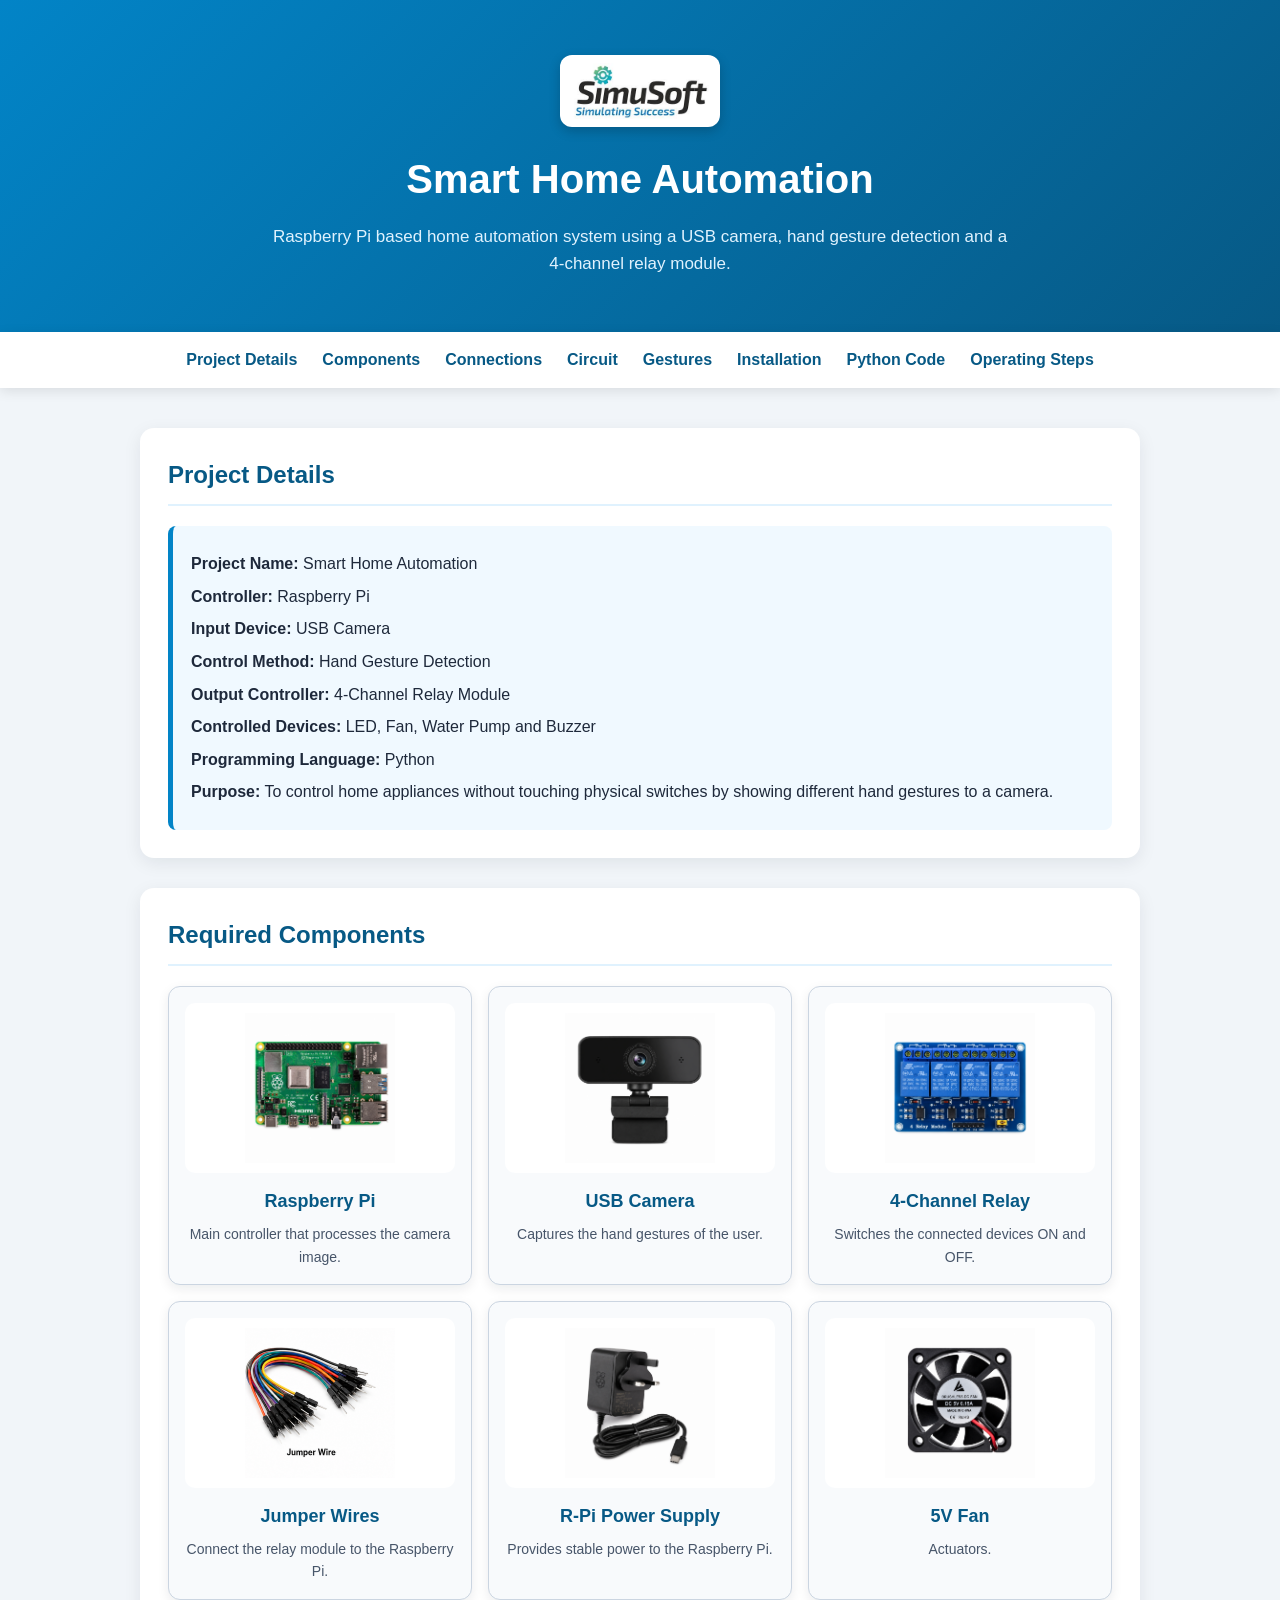
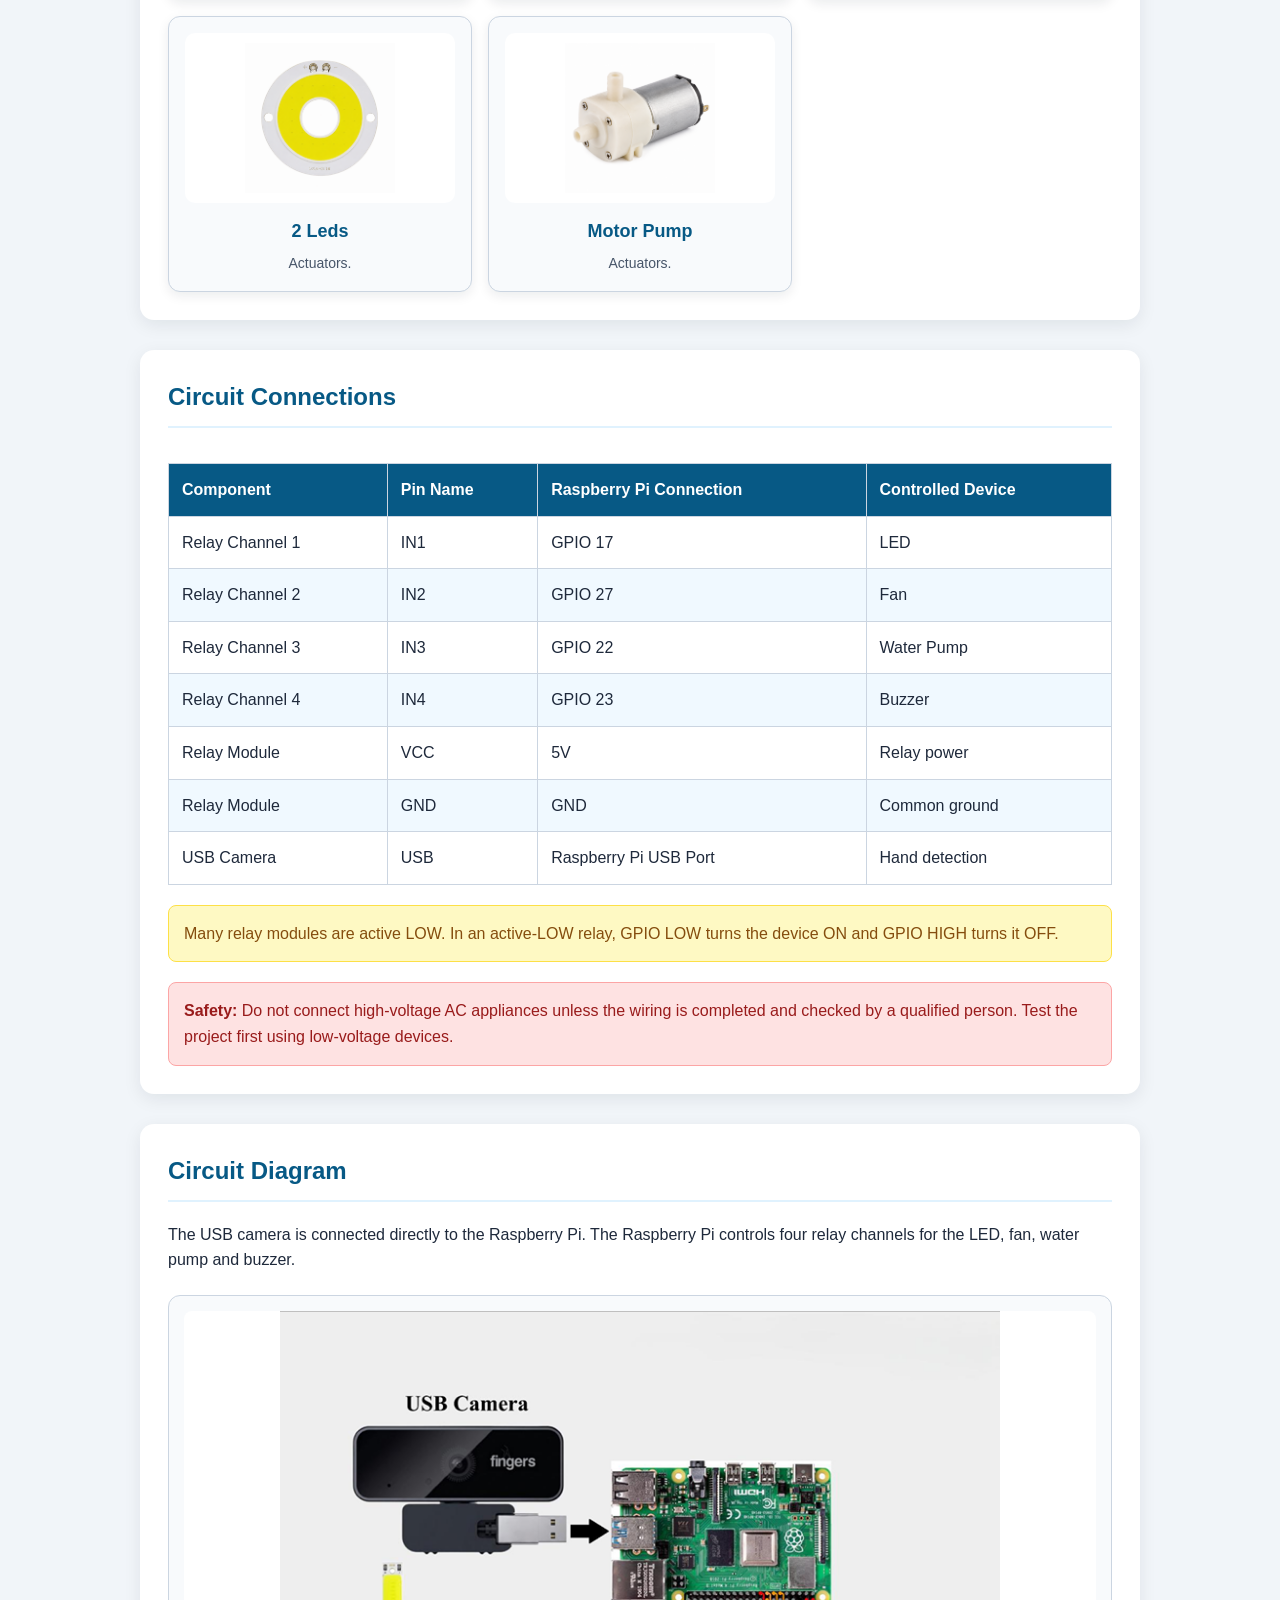
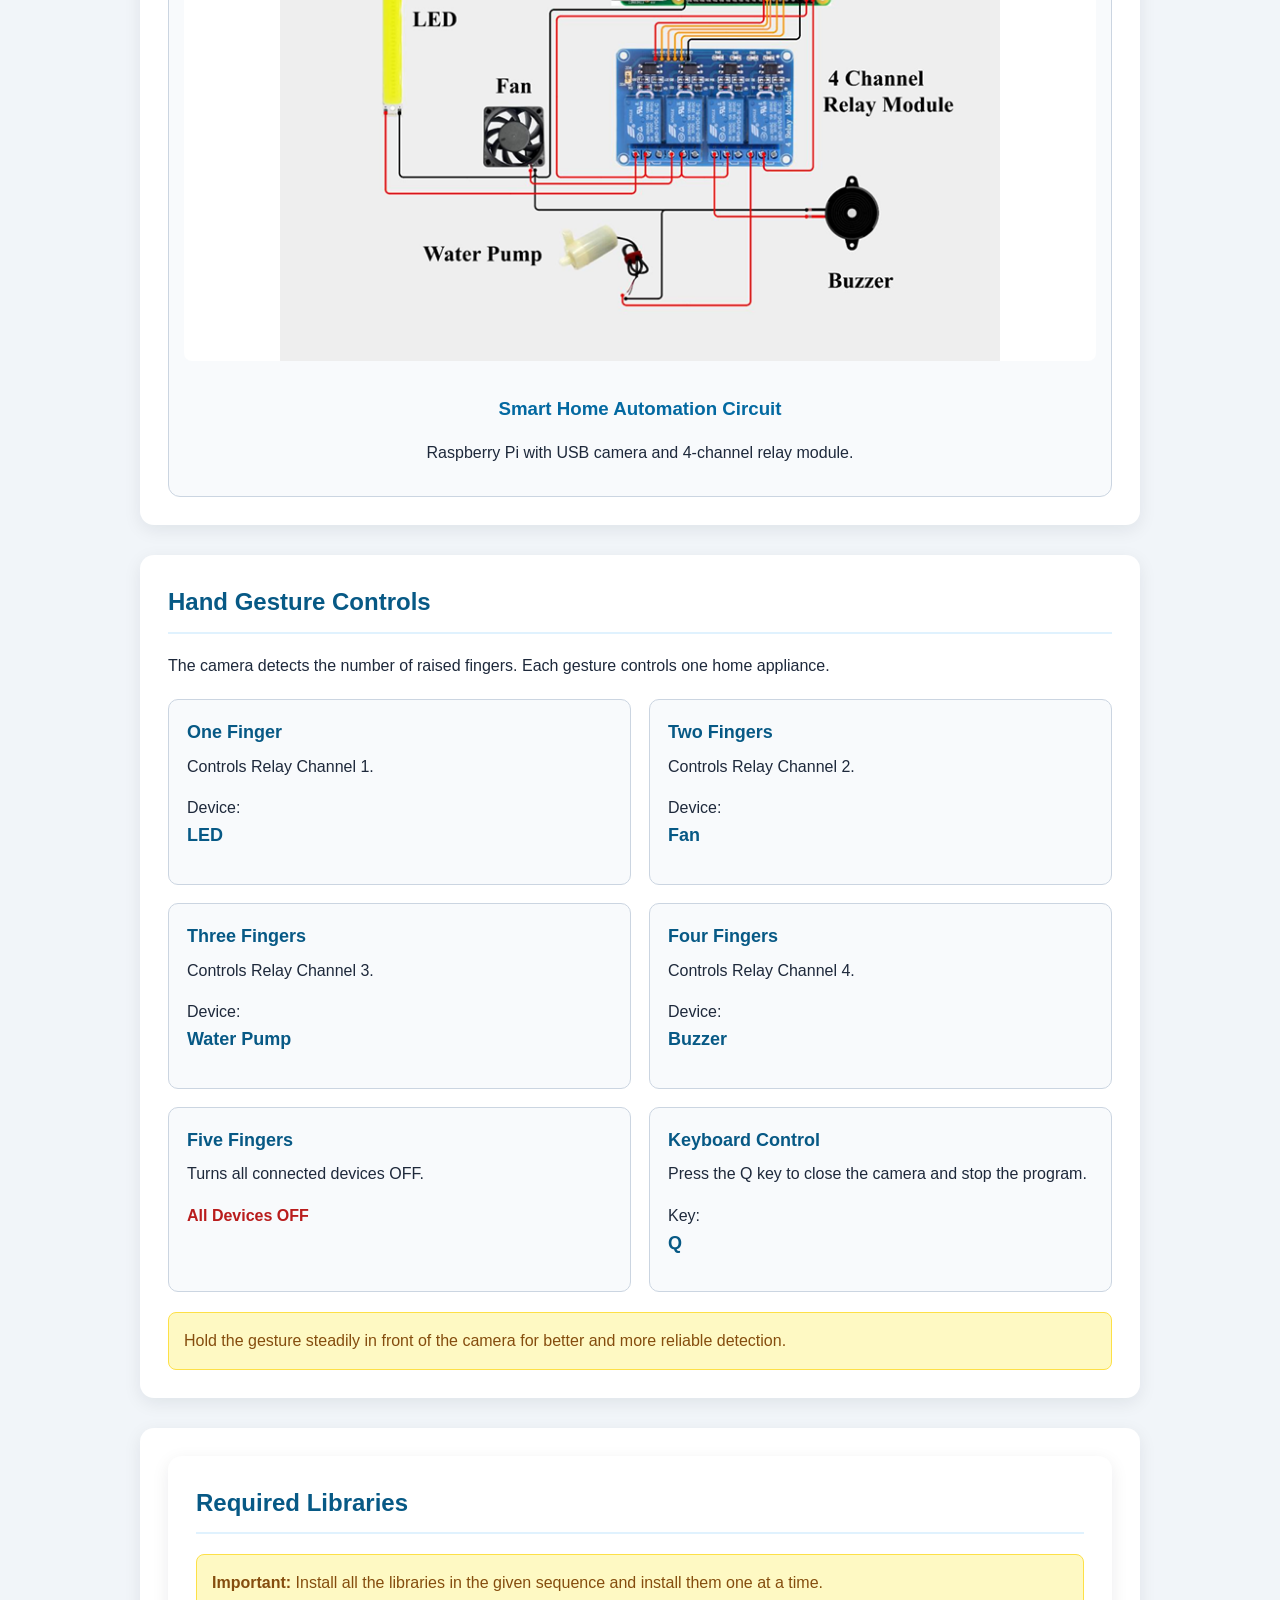
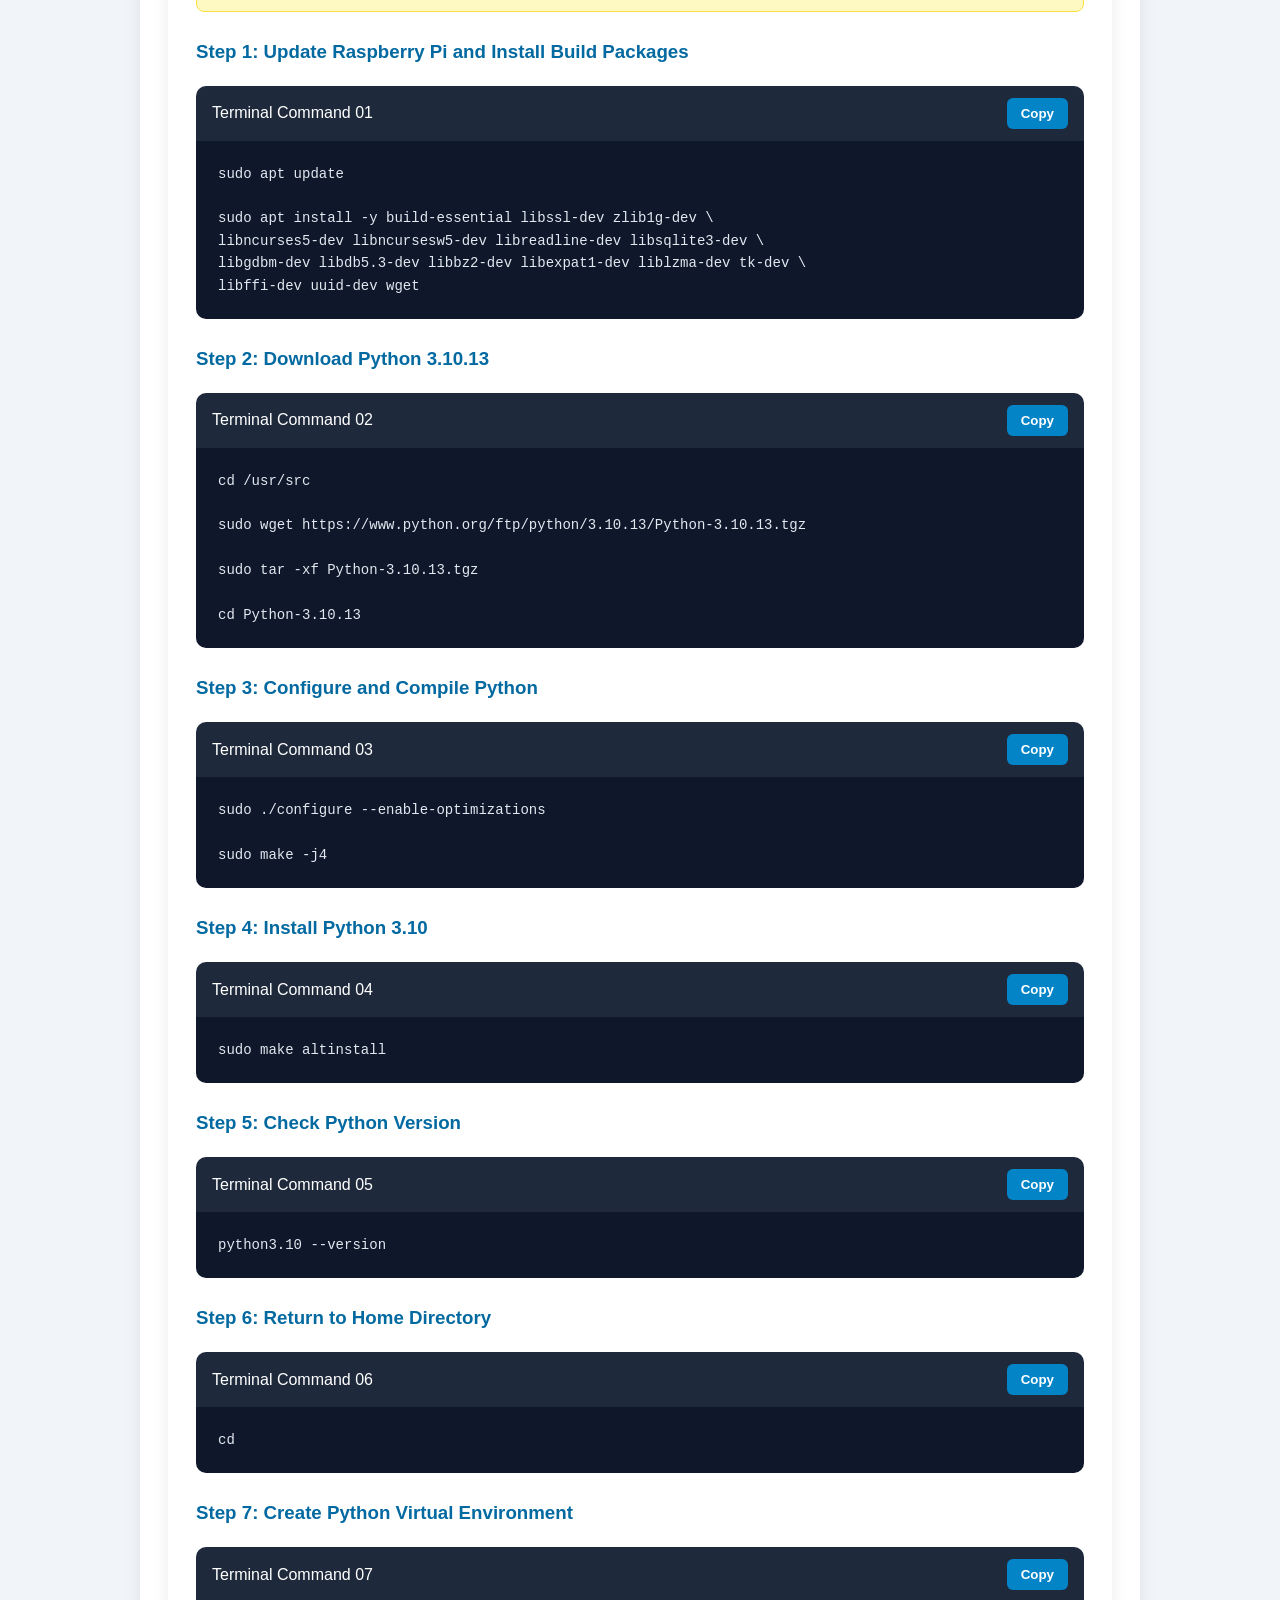
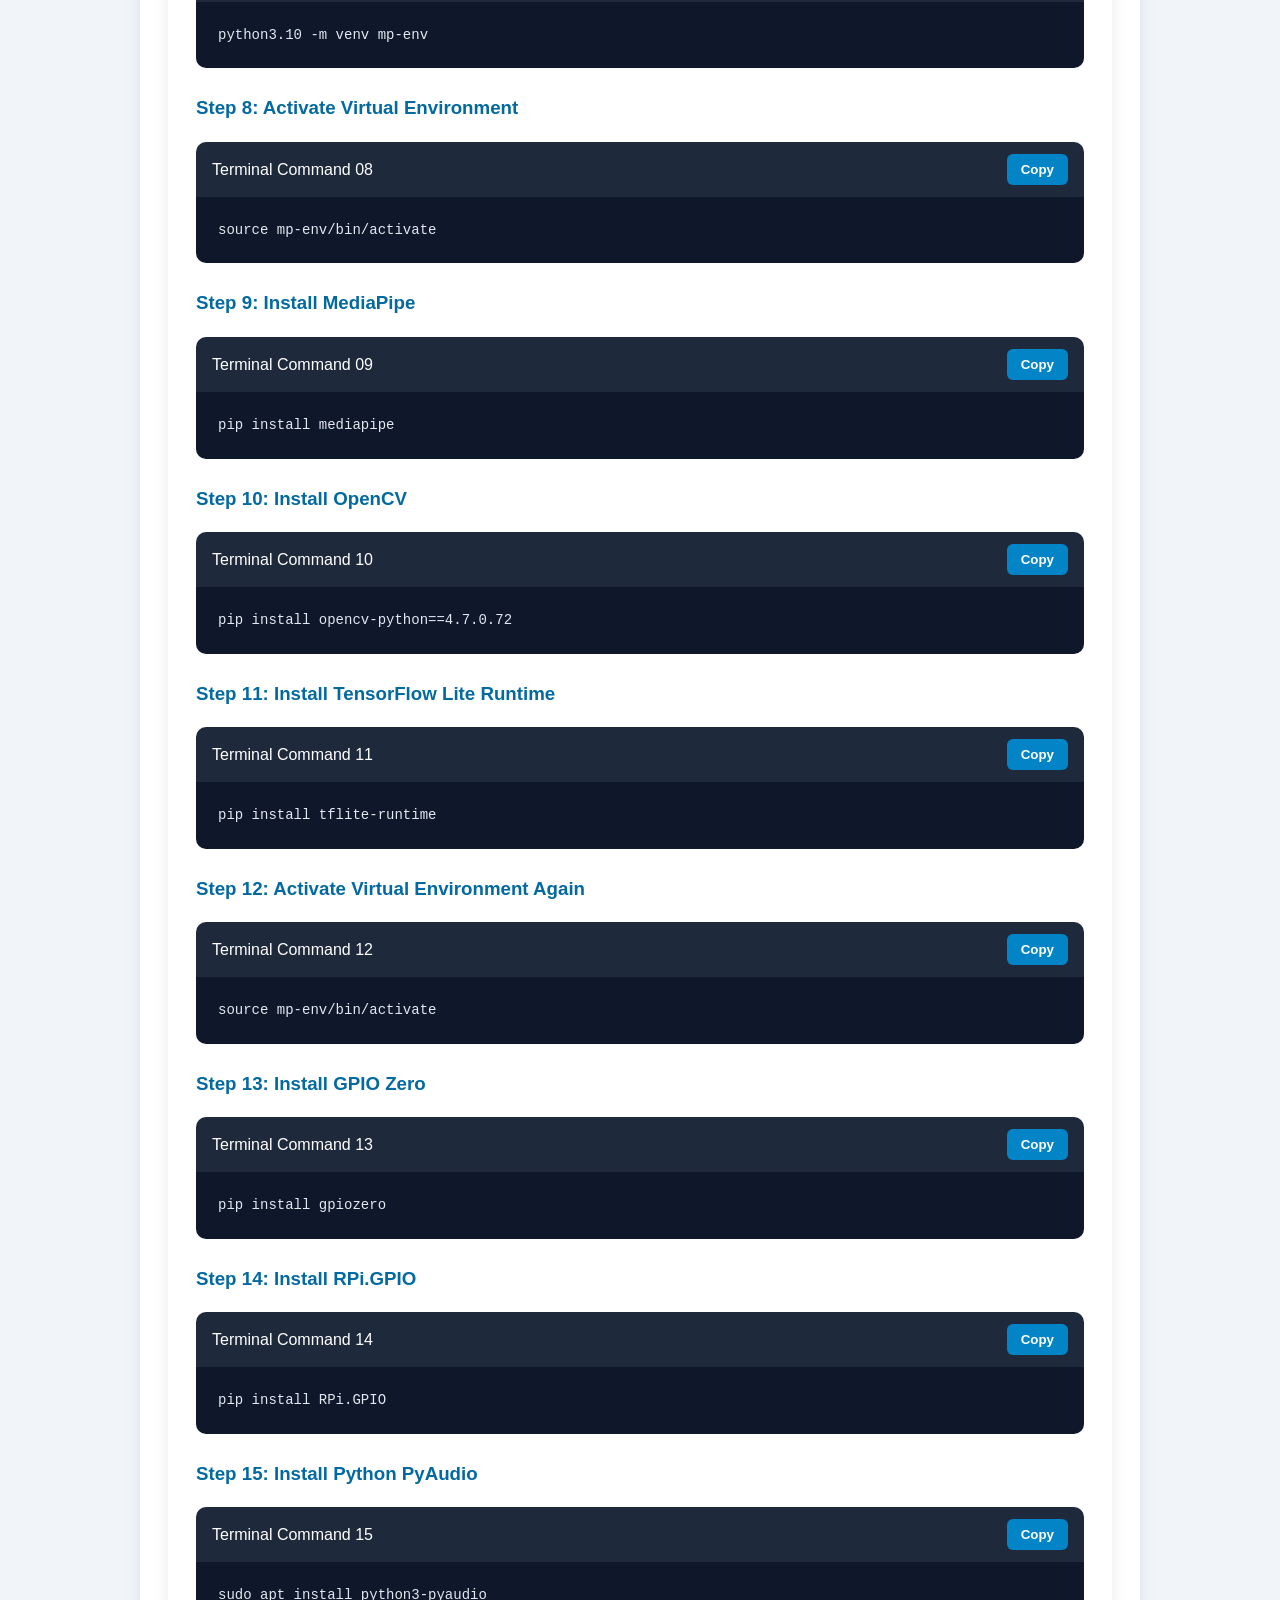
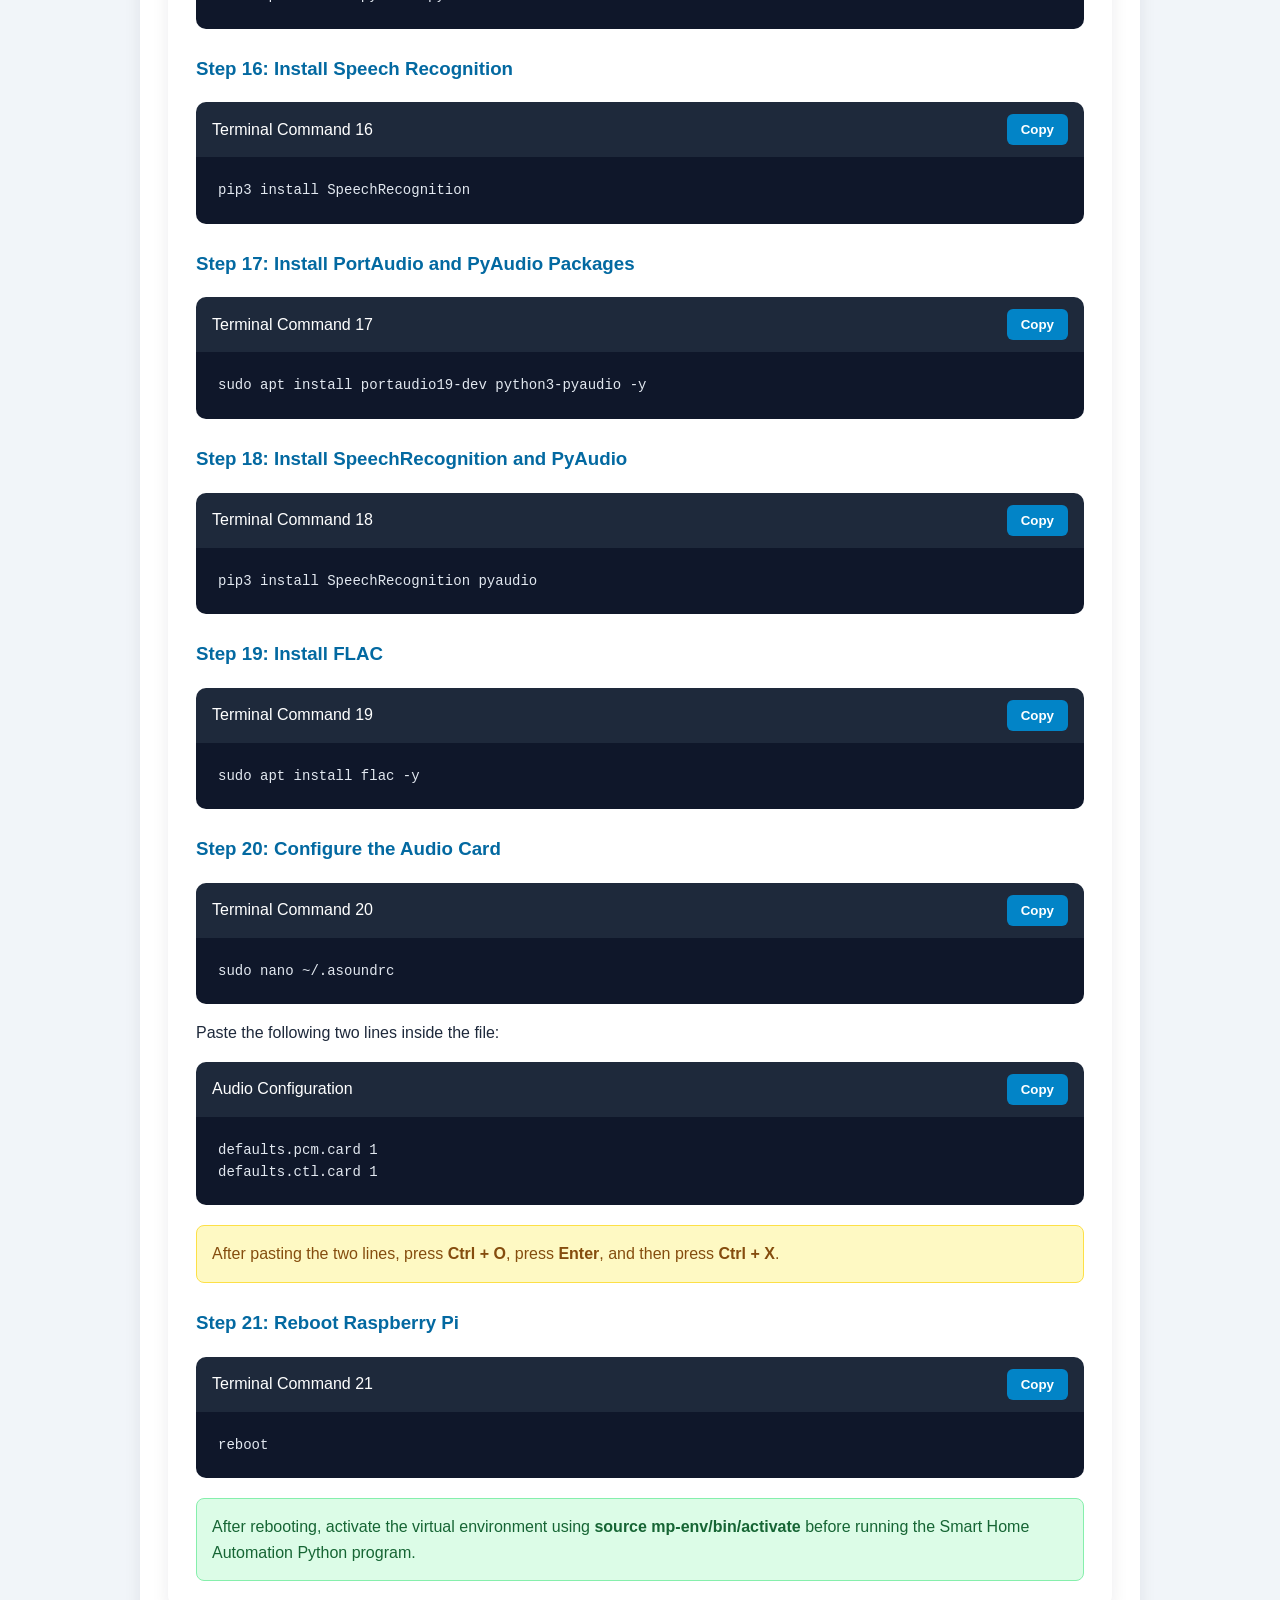
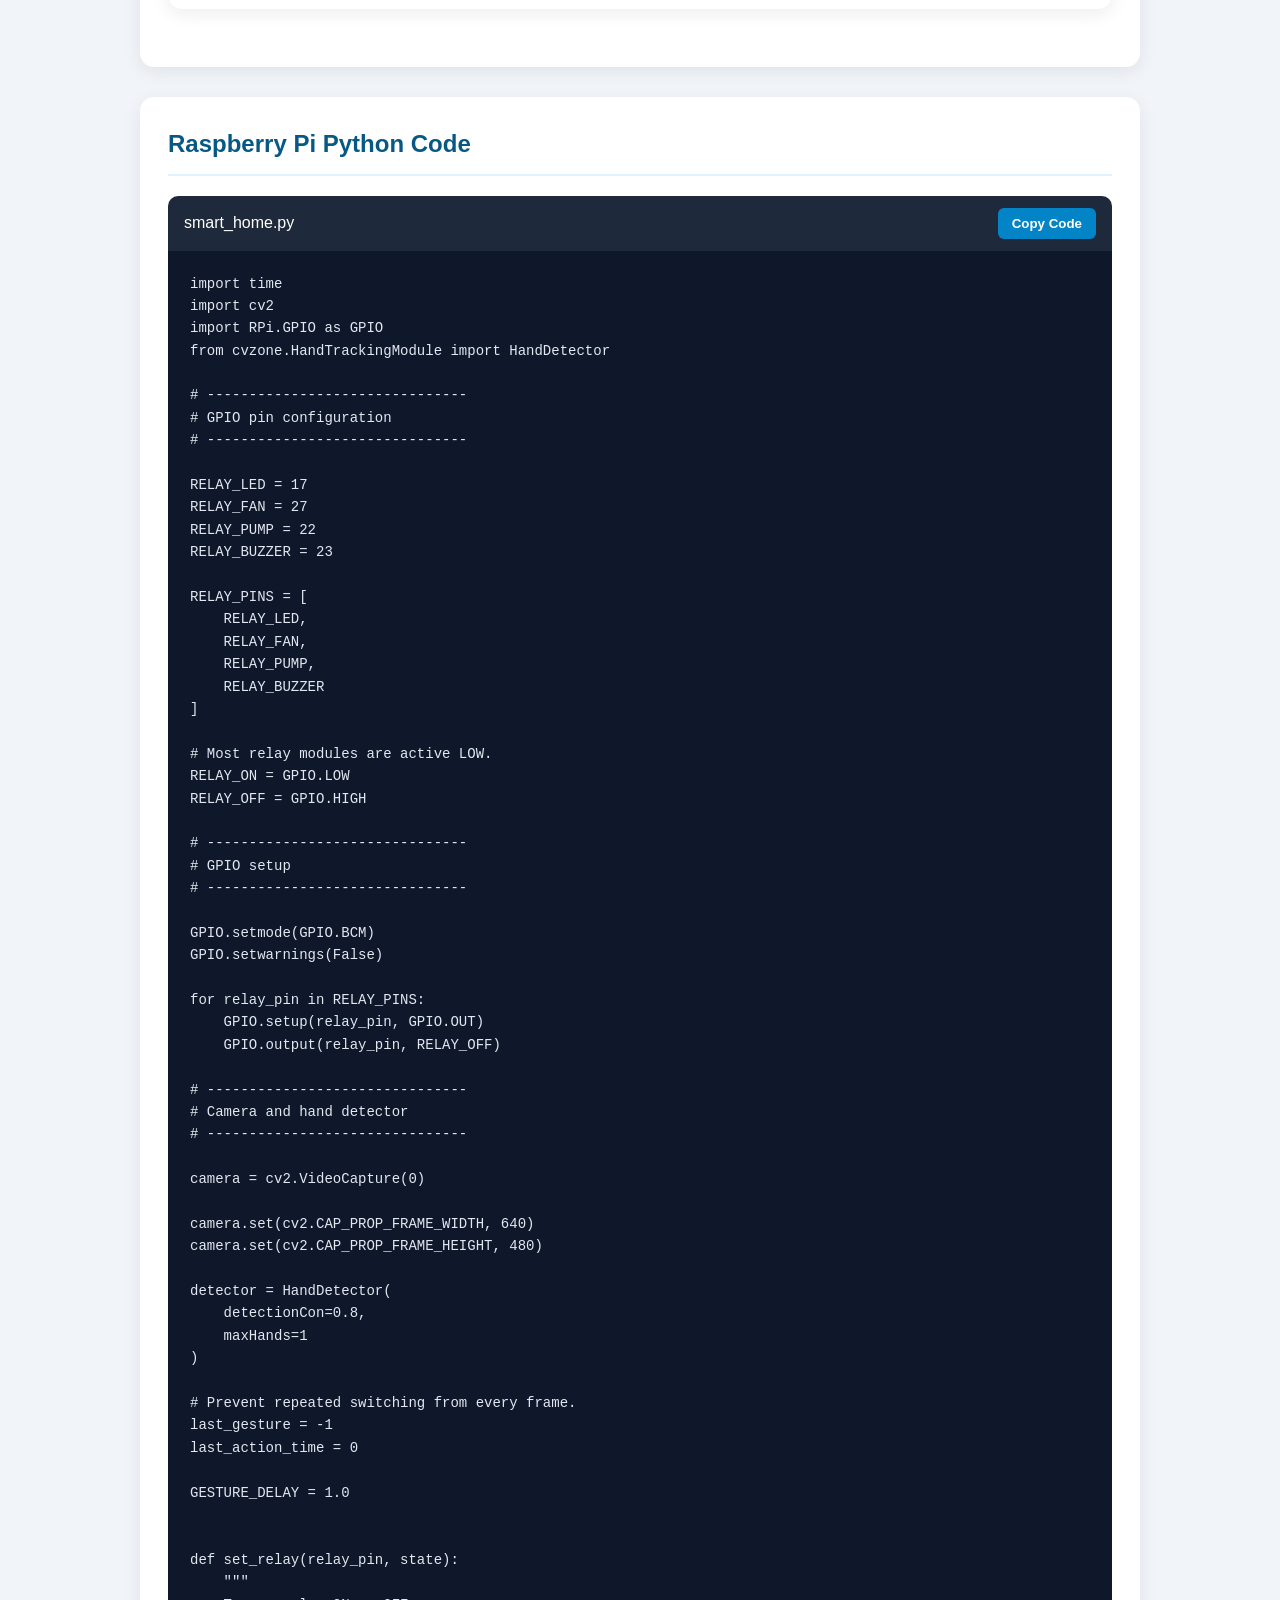
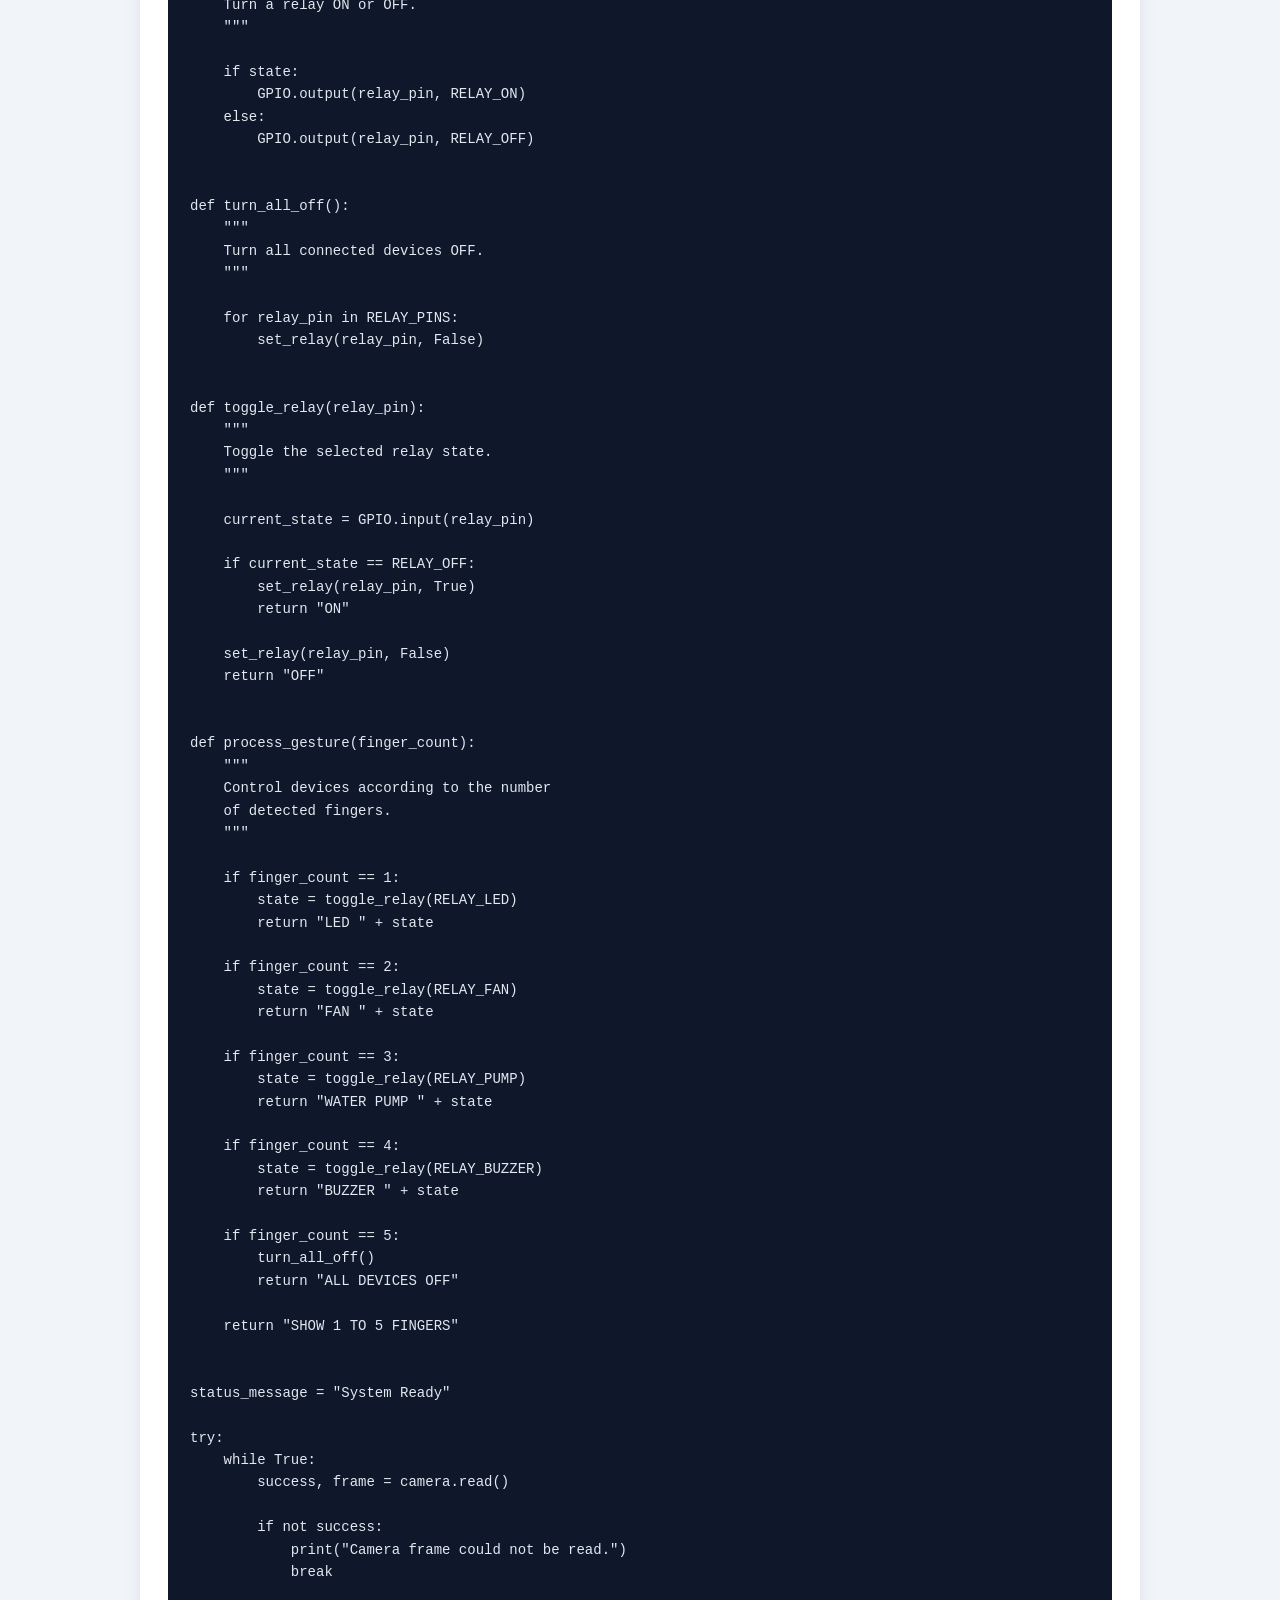
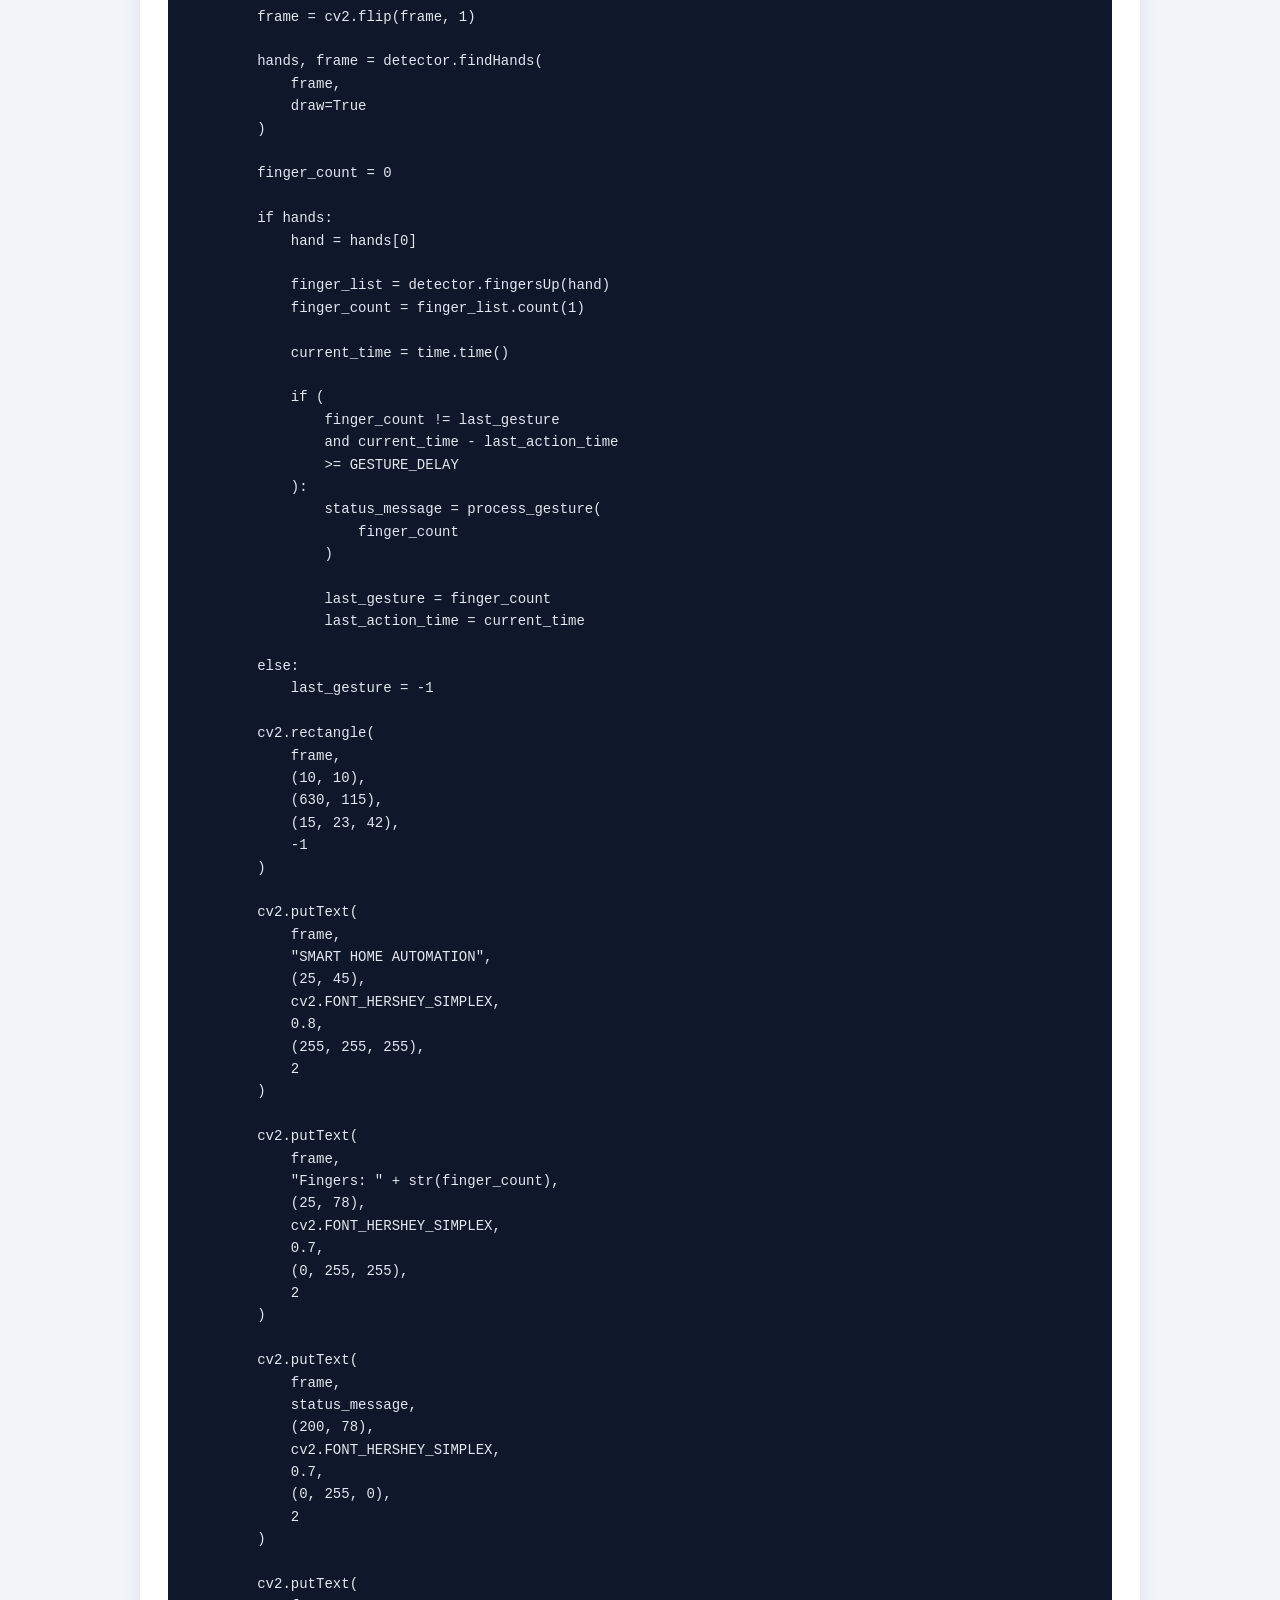
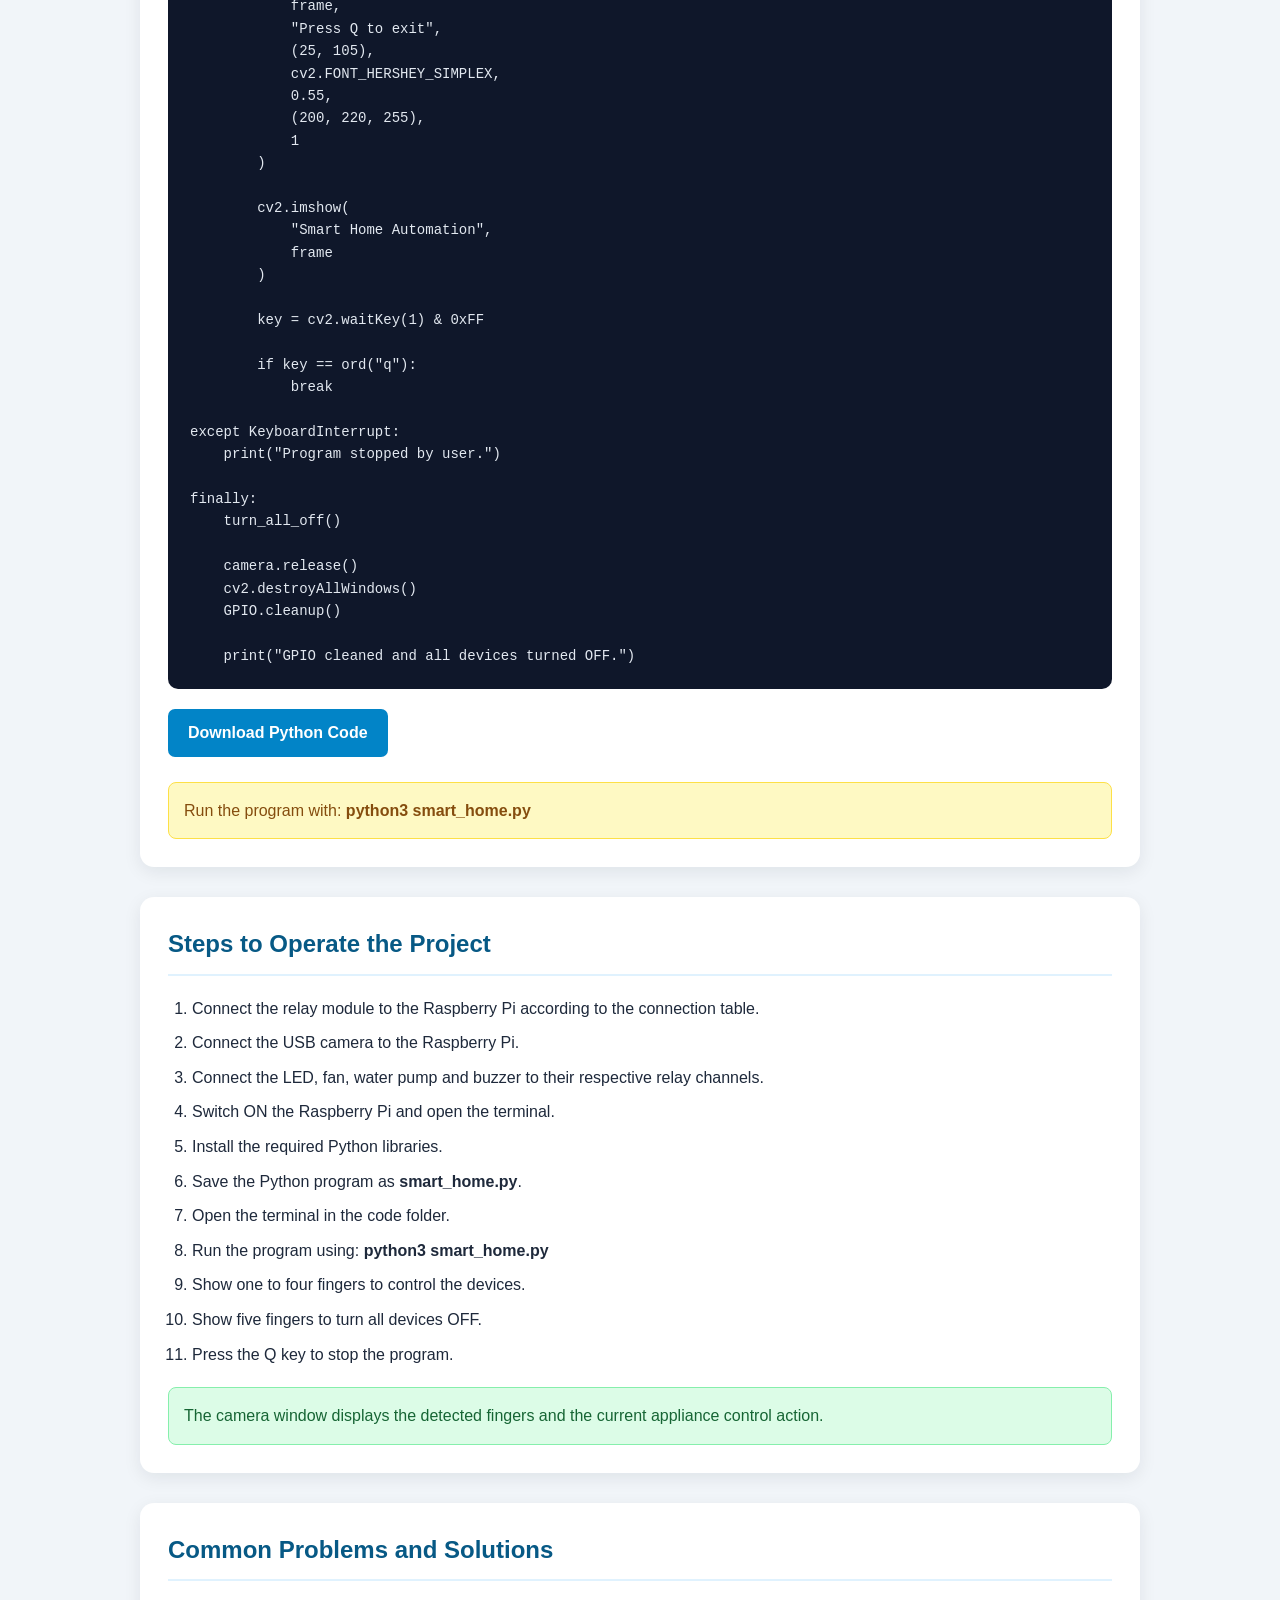
<file: Smart Home Automation/index.html>
<!DOCTYPE html>
<html lang="en">

<head>
    <meta charset="UTF-8">

    <meta
        name="viewport"
        content="width=device-width, initial-scale=1.0"
    >

    <title>Smart Home Automation</title>

    <style>
        * {
            box-sizing: border-box;
        }

        html {
            scroll-behavior: smooth;
        }

        body {
            margin: 0;
            font-family: Arial, sans-serif;
            color: #1e293b;
            background: #f1f5f9;
            line-height: 1.6;
        }

        header {
            padding: 55px 20px;
            text-align: center;
            color: white;
            background: linear-gradient(135deg, #0284c7, #075985);
        }

        header h1 {
            margin: 0 0 12px;
            font-size: 40px;
        }

        header p {
            max-width: 750px;
            margin: auto;
            color: #e0f2fe;
            font-size: 17px;
        }

        .logo {
            display: flex;
            justify-content: center;
            align-items: center;
            margin-bottom: 20px;
        }

        .logo img {
            width: 160px;
            height: auto;
            display: block;
            padding: 8px;
            object-fit: contain;
            background: white;
            border-radius: 12px;
            box-shadow: 0 4px 12px rgba(0, 0, 0, 0.2);
        }

        nav {
            position: sticky;
            top: 0;
            z-index: 100;

            display: flex;
            justify-content: center;
            gap: 25px;
            flex-wrap: wrap;

            padding: 15px;
            background: white;
            box-shadow: 0 3px 12px rgba(0, 0, 0, 0.1);
        }

        nav a {
            color: #075985;
            text-decoration: none;
            font-weight: bold;
        }

        nav a:hover {
            color: #0284c7;
        }

        .container {
            width: 90%;
            max-width: 1000px;
            margin: auto;
            padding: 40px 0;
        }

        .section {
            margin-bottom: 30px;
            padding: 28px;
            background: white;
            border-radius: 14px;
            box-shadow: 0 5px 18px rgba(15, 23, 42, 0.08);
            animation: fadeUp 0.8s ease;
        }

        .section h2 {
            margin-top: 0;
            padding-bottom: 10px;
            color: #075985;
            border-bottom: 2px solid #e0f2fe;
        }

        .section h3 {
            margin-top: 25px;
            color: #0369a1;
        }

        .project-info {
            padding: 18px;
            background: #f0f9ff;
            border-left: 5px solid #0284c7;
            border-radius: 8px;
        }

        .project-info p {
            margin: 7px 0;
        }

        .requirements-grid {
            display: grid;
            grid-template-columns: repeat(3, 1fr);
            gap: 16px;
            margin-top: 20px;
        }

        .requirement-card {
            padding: 16px;
            text-align: center;
            overflow: hidden;

            background: #f8fafc;
            border: 1px solid #cbd5e1;
            border-radius: 12px;

            box-shadow: 0 4px 12px rgba(15, 23, 42, 0.08);

            transition:
                transform 0.3s ease,
                box-shadow 0.3s ease;
        }

        .requirement-card:hover {
            transform: translateY(-6px);
            box-shadow: 0 10px 22px rgba(2, 132, 199, 0.18);
        }

        .requirement-card span {
            width: 100%;
            height: 170px;

            display: flex;
            justify-content: center;
            align-items: center;

            margin-bottom: 14px;
            padding: 10px;
            overflow: hidden;

            background: white;
            border-radius: 10px;
        }

        .requirement-card span img {
            width: 100%;
            height: 100%;
            display: block;
            object-fit: contain;
            object-position: center;
            transition: transform 0.3s ease;
        }

        .requirement-card:hover span img {
            transform: scale(1.08);
        }

        .requirement-card strong {
            display: block;
            margin-top: 5px;
            color: #075985;
            font-size: 18px;
        }

        .requirement-card p {
            margin: 7px 0 0;
            color: #475569;
            font-size: 14px;
        }

        ul,
        ol {
            padding-left: 24px;
        }

        li {
            margin-bottom: 9px;
        }

        .table-wrapper {
            overflow-x: auto;
        }

        table {
            width: 100%;
            min-width: 600px;
            margin-top: 15px;
            border-collapse: collapse;
        }

        th,
        td {
            padding: 13px;
            text-align: left;
            border: 1px solid #cbd5e1;
        }

        th {
            color: white;
            background: #075985;
        }

        tr:nth-child(even) {
            background: #f0f9ff;
        }

        .circuit-image-card {
            margin-top: 22px;
            padding: 15px;
            text-align: center;

            background: #f8fafc;
            border: 1px solid #cbd5e1;
            border-radius: 12px;
        }

        .circuit-image-card img {
            width: 100%;
            max-height: 650px;
            object-fit: contain;
            background: white;
            border-radius: 8px;
        }

        .circuit-image-card h3 {
            margin-bottom: 5px;
        }

        .gesture-grid {
            display: grid;
            grid-template-columns: repeat(2, 1fr);
            gap: 18px;
            margin-top: 20px;
        }

        .gesture-card {
            padding: 18px;
            background: #f8fafc;
            border: 1px solid #cbd5e1;
            border-radius: 10px;
        }

        .gesture-card strong {
            display: block;
            margin-bottom: 7px;
            color: #075985;
            font-size: 18px;
        }

        .status-on {
            color: #166534;
            font-weight: bold;
        }

        .status-off {
            color: #b91c1c;
            font-weight: bold;
        }

        .code-header {
            display: flex;
            align-items: center;
            justify-content: space-between;
            gap: 15px;

            padding: 12px 16px;

            color: white;
            background: #1e293b;

            border-radius: 10px 10px 0 0;
        }

        .copy-button {
            padding: 8px 14px;

            color: white;
            background: #0284c7;

            border: none;
            border-radius: 6px;

            cursor: pointer;
            font-weight: bold;
        }

        .copy-button:hover {
            background: #0369a1;
        }

        pre {
            margin: 0 0 15px;
            padding: 22px;
            overflow-x: auto;

            color: #e2e8f0;
            background: #0f172a;

            border-radius: 0 0 10px 10px;

            font-family: Consolas, monospace;
            font-size: 14px;
            line-height: 1.6;
        }

        .note {
            margin-top: 20px;
            padding: 15px;

            color: #854d0e;
            background: #fef9c3;

            border: 1px solid #fde047;
            border-radius: 8px;
        }

        .warning {
            margin-top: 20px;
            padding: 15px;

            color: #991b1b;
            background: #fee2e2;

            border: 1px solid #fca5a5;
            border-radius: 8px;
        }

        .success-note {
            margin-top: 20px;
            padding: 15px;

            color: #166534;
            background: #dcfce7;

            border: 1px solid #86efac;
            border-radius: 8px;
        }

        .back-button,
        .download-button {
            display: inline-block;
            margin: 5px 5px 5px 0;
            padding: 11px 20px;

            color: white;
            background: #0284c7;

            text-decoration: none;
            border-radius: 7px;
            font-weight: bold;

            transition:
                background 0.3s ease,
                transform 0.3s ease;
        }

        .back-button:hover,
        .download-button:hover {
            background: #075985;
            transform: translateY(-2px);
        }

        footer {
            padding: 22px;
            text-align: center;
            color: #cbd5e1;
            background: #0f172a;
        }

        @keyframes fadeUp {
            from {
                opacity: 0;
                transform: translateY(25px);
            }

            to {
                opacity: 1;
                transform: translateY(0);
            }
        }

        @media (max-width: 800px) {
            .requirements-grid {
                grid-template-columns: repeat(2, 1fr);
            }

            header h1 {
                font-size: 32px;
            }
        }

        @media (max-width: 650px) {
            .gesture-grid {
                grid-template-columns: 1fr;
            }
        }

        @media (max-width: 520px) {
            .requirements-grid {
                grid-template-columns: 1fr;
            }

            .requirement-card span {
                height: 190px;
            }

            .section {
                padding: 20px;
            }

            header h1 {
                font-size: 27px;
            }

            nav {
                gap: 13px;
                font-size: 14px;
            }

            .copy-button {
                padding: 7px 10px;
            }
        }
    </style>
</head>

<body>

    <header>

        <div class="logo">

            <img
                src="Simusoft logo.jpeg"
                alt="Simusoft Technology Logo"
            >

        </div>

        <h1>Smart Home Automation</h1>

        <p>
            Raspberry Pi based home automation system using a USB camera,
            hand gesture detection and a 4-channel relay module.
        </p>

    </header>

    <nav>
        <a href="#details">Project Details</a>
        <a href="#requirements">Components</a>
        <a href="#connections">Connections</a>
        <a href="#circuit">Circuit</a>
        <a href="#gestures">Gestures</a>
        <a href="#installation">Installation</a>
        <a href="#code">Python Code</a>
        <a href="#steps">Operating Steps</a>
    </nav>

    <main class="container">

        <!-- Project Details -->

        <section class="section" id="details">

            <h2>Project Details</h2>

            <div class="project-info">

                <p>
                    <strong>Project Name:</strong>
                    Smart Home Automation
                </p>

                <p>
                    <strong>Controller:</strong>
                    Raspberry Pi
                </p>

                <p>
                    <strong>Input Device:</strong>
                    USB Camera
                </p>

                <p>
                    <strong>Control Method:</strong>
                    Hand Gesture Detection
                </p>

                <p>
                    <strong>Output Controller:</strong>
                    4-Channel Relay Module
                </p>

                <p>
                    <strong>Controlled Devices:</strong>
                    LED, Fan, Water Pump and Buzzer
                </p>

                <p>
                    <strong>Programming Language:</strong>
                    Python
                </p>

                <p>
                    <strong>Purpose:</strong>
                    To control home appliances without touching physical
                    switches by showing different hand gestures to a camera.
                </p>

            </div>

        </section>

        <!-- Requirements -->

        <section class="section" id="requirements">

            <h2>Required Components</h2>

            <div class="requirements-grid">

                <div class="requirement-card">

                    <span>
                        <img
                            src="Raspberry PI.png"
                            alt="Raspberry Pi"
                        >
                    </span>

                    <strong>Raspberry Pi</strong>

                    <p>
                        Main controller that processes the camera image.
                    </p>

                </div>

                <div class="requirement-card">

                    <span>
                        <img
                            src="USB camera.png"
                            alt="USB Camera"
                        >
                    </span>

                    <strong>USB Camera</strong>

                    <p>
                        Captures the hand gestures of the user.
                    </p>

                </div>

                <div class="requirement-card">

                    <span>
                        <img
                            src="4 channel relay.png"
                            alt="4 Channel Relay Module"
                        >
                    </span>

                    <strong>4-Channel Relay</strong>

                    <p>
                        Switches the connected devices ON and OFF.
                    </p>

                </div>

                <div class="requirement-card">

                    <span>
                        <img
                            src="Jumper Wires.png"
                            alt="Jumper Wires"
                        >
                    </span>

                    <strong>Jumper Wires</strong>

                    <p>
                        Connect the relay module to the Raspberry Pi.
                    </p>

                </div>

                <div class="requirement-card">

                    <span>
                        <img
                            src="Power supply.png"
                            alt="Raspberry Pi Power Supply"
                        >
                    </span>

                    <strong>R-Pi Power Supply</strong>

                    <p>
                        Provides stable power to the Raspberry Pi.
                    </p>

                </div>

                <div class="requirement-card">

                    <span>
                        <img
                            src="5V fan.png"
                            alt="5V Fan"
                        >
                    </span>

                    <strong>5V Fan</strong>

                    <p>
                        Actuators.
                    </p>

                </div>

                <div class="requirement-card">

                    <span>
                        <img
                            src="2 Led.png"
                            alt="2 Leds"
                        >
                    </span>

                    <strong>2 Leds</strong>

                    <p>
                       Actuators.
                    </p>

                </div>

                <div class="requirement-card">

                    <span>
                        <img
                            src="Motor pump.png"
                            alt="Motor Pump"
                        >
                    </span>

                    <strong>Motor Pump</strong>

                    <p>
                        Actuators.
                    </p>

                </div>

            </div>

        </section>

        <!-- Connections -->

        <section class="section" id="connections">

            <h2>Circuit Connections</h2>

            <div class="table-wrapper">

                <table>

                    <thead>
                        <tr>
                            <th>Component</th>
                            <th>Pin Name</th>
                            <th>Raspberry Pi Connection</th>
                            <th>Controlled Device</th>
                        </tr>
                    </thead>

                    <tbody>

                        <tr>
                            <td>Relay Channel 1</td>
                            <td>IN1</td>
                            <td>GPIO 17</td>
                            <td>LED</td>
                        </tr>

                        <tr>
                            <td>Relay Channel 2</td>
                            <td>IN2</td>
                            <td>GPIO 27</td>
                            <td>Fan</td>
                        </tr>

                        <tr>
                            <td>Relay Channel 3</td>
                            <td>IN3</td>
                            <td>GPIO 22</td>
                            <td>Water Pump</td>
                        </tr>

                        <tr>
                            <td>Relay Channel 4</td>
                            <td>IN4</td>
                            <td>GPIO 23</td>
                            <td>Buzzer</td>
                        </tr>

                        <tr>
                            <td>Relay Module</td>
                            <td>VCC</td>
                            <td>5V</td>
                            <td>Relay power</td>
                        </tr>

                        <tr>
                            <td>Relay Module</td>
                            <td>GND</td>
                            <td>GND</td>
                            <td>Common ground</td>
                        </tr>

                        <tr>
                            <td>USB Camera</td>
                            <td>USB</td>
                            <td>Raspberry Pi USB Port</td>
                            <td>Hand detection</td>
                        </tr>

                    </tbody>

                </table>

            </div>

            <div class="note">
                Many relay modules are active LOW. In an active-LOW relay,
                GPIO LOW turns the device ON and GPIO HIGH turns it OFF.
            </div>

            <div class="warning">
                <strong>Safety:</strong>
                Do not connect high-voltage AC appliances unless the wiring
                is completed and checked by a qualified person. Test the
                project first using low-voltage devices.
            </div>

        </section>

        <!-- Circuit Diagram -->

        <section class="section" id="circuit">

            <h2>Circuit Diagram</h2>

            <p>
                The USB camera is connected directly to the Raspberry Pi.
                The Raspberry Pi controls four relay channels for the LED,
                fan, water pump and buzzer.
            </p>

            <div class="circuit-image-card">

                <img
                    src="SHA.png"
                    alt="Smart Home Automation circuit diagram"
                >

                <h3>Smart Home Automation Circuit</h3>

                <p>
                    Raspberry Pi with USB camera and 4-channel relay module.
                </p>

            </div>

        </section>

        <!-- Gesture Controls -->

        <section class="section" id="gestures">

            <h2>Hand Gesture Controls</h2>

            <p>
                The camera detects the number of raised fingers. Each gesture
                controls one home appliance.
            </p>

            <div class="gesture-grid">

                <div class="gesture-card">

                    <strong>One Finger</strong>

                    Controls Relay Channel 1.

                    <p>
                        Device: <strong>LED</strong>
                    </p>

                </div>

                <div class="gesture-card">

                    <strong>Two Fingers</strong>

                    Controls Relay Channel 2.

                    <p>
                        Device: <strong>Fan</strong>
                    </p>

                </div>

                <div class="gesture-card">

                    <strong>Three Fingers</strong>

                    Controls Relay Channel 3.

                    <p>
                        Device: <strong>Water Pump</strong>
                    </p>

                </div>

                <div class="gesture-card">

                    <strong>Four Fingers</strong>

                    Controls Relay Channel 4.

                    <p>
                        Device: <strong>Buzzer</strong>
                    </p>

                </div>

                <div class="gesture-card">

                    <strong>Five Fingers</strong>

                    Turns all connected devices OFF.

                    <p class="status-off">
                        All Devices OFF
                    </p>

                </div>

                <div class="gesture-card">

                    <strong>Keyboard Control</strong>

                    Press the Q key to close the camera and stop the program.

                    <p>
                        Key: <strong>Q</strong>
                    </p>

                </div>

            </div>

            <div class="note">
                Hold the gesture steadily in front of the camera for better
                and more reliable detection.
            </div>

        </section>

        <!-- Installation -->

        <section class="section" id="installation">

            <!-- Required Libraries -->

<section class="section" id="installation">

    <h2>Required Libraries</h2>

    <div class="note">
        <strong>Important:</strong>
        Install all the libraries in the given sequence and install
        them one at a time.
    </div>

    <!-- Step 1 -->

    <h3>Step 1: Update Raspberry Pi and Install Build Packages</h3>

    <div class="code-header">
        <span>Terminal Command 01</span>

        <button
            type="button"
            class="copy-button"
            onclick="copyCode('libraryStep1', this)"
        >
            Copy
        </button>
    </div>

    <pre><code id="libraryStep1">sudo apt update

sudo apt install -y build-essential libssl-dev zlib1g-dev \
libncurses5-dev libncursesw5-dev libreadline-dev libsqlite3-dev \
libgdbm-dev libdb5.3-dev libbz2-dev libexpat1-dev liblzma-dev tk-dev \
libffi-dev uuid-dev wget</code></pre>

    <!-- Step 2 -->

    <h3>Step 2: Download Python 3.10.13</h3>

    <div class="code-header">
        <span>Terminal Command 02</span>

        <button
            type="button"
            class="copy-button"
            onclick="copyCode('libraryStep2', this)"
        >
            Copy
        </button>
    </div>

    <pre><code id="libraryStep2">cd /usr/src

sudo wget https://www.python.org/ftp/python/3.10.13/Python-3.10.13.tgz

sudo tar -xf Python-3.10.13.tgz

cd Python-3.10.13</code></pre>

    <!-- Step 3 -->

    <h3>Step 3: Configure and Compile Python</h3>

    <div class="code-header">
        <span>Terminal Command 03</span>

        <button
            type="button"
            class="copy-button"
            onclick="copyCode('libraryStep3', this)"
        >
            Copy
        </button>
    </div>

    <pre><code id="libraryStep3">sudo ./configure --enable-optimizations

sudo make -j4</code></pre>

    <!-- Step 4 -->

    <h3>Step 4: Install Python 3.10</h3>

    <div class="code-header">
        <span>Terminal Command 04</span>

        <button
            type="button"
            class="copy-button"
            onclick="copyCode('libraryStep4', this)"
        >
            Copy
        </button>
    </div>

    <pre><code id="libraryStep4">sudo make altinstall</code></pre>

    <!-- Step 5 -->

    <h3>Step 5: Check Python Version</h3>

    <div class="code-header">
        <span>Terminal Command 05</span>

        <button
            type="button"
            class="copy-button"
            onclick="copyCode('libraryStep5', this)"
        >
            Copy
        </button>
    </div>

    <pre><code id="libraryStep5">python3.10 --version</code></pre>

    <!-- Step 6 -->

    <h3>Step 6: Return to Home Directory</h3>

    <div class="code-header">
        <span>Terminal Command 06</span>

        <button
            type="button"
            class="copy-button"
            onclick="copyCode('libraryStep6', this)"
        >
            Copy
        </button>
    </div>

    <pre><code id="libraryStep6">cd</code></pre>

    <!-- Step 7 -->

    <h3>Step 7: Create Python Virtual Environment</h3>

    <div class="code-header">
        <span>Terminal Command 07</span>

        <button
            type="button"
            class="copy-button"
            onclick="copyCode('libraryStep7', this)"
        >
            Copy
        </button>
    </div>

    <pre><code id="libraryStep7">python3.10 -m venv mp-env</code></pre>

    <!-- Step 8 -->

    <h3>Step 8: Activate Virtual Environment</h3>

    <div class="code-header">
        <span>Terminal Command 08</span>

        <button
            type="button"
            class="copy-button"
            onclick="copyCode('libraryStep8', this)"
        >
            Copy
        </button>
    </div>

    <pre><code id="libraryStep8">source mp-env/bin/activate</code></pre>

    <!-- Step 9 -->

    <h3>Step 9: Install MediaPipe</h3>

    <div class="code-header">
        <span>Terminal Command 09</span>

        <button
            type="button"
            class="copy-button"
            onclick="copyCode('libraryStep9', this)"
        >
            Copy
        </button>
    </div>

    <pre><code id="libraryStep9">pip install mediapipe</code></pre>

    <!-- Step 10 -->

    <h3>Step 10: Install OpenCV</h3>

    <div class="code-header">
        <span>Terminal Command 10</span>

        <button
            type="button"
            class="copy-button"
            onclick="copyCode('libraryStep10', this)"
        >
            Copy
        </button>
    </div>

    <pre><code id="libraryStep10">pip install opencv-python==4.7.0.72</code></pre>

    <!-- Step 11 -->

    <h3>Step 11: Install TensorFlow Lite Runtime</h3>

    <div class="code-header">
        <span>Terminal Command 11</span>

        <button
            type="button"
            class="copy-button"
            onclick="copyCode('libraryStep11', this)"
        >
            Copy
        </button>
    </div>

    <pre><code id="libraryStep11">pip install tflite-runtime</code></pre>

    <!-- Step 12 -->

    <h3>Step 12: Activate Virtual Environment Again</h3>

    <div class="code-header">
        <span>Terminal Command 12</span>

        <button
            type="button"
            class="copy-button"
            onclick="copyCode('libraryStep12', this)"
        >
            Copy
        </button>
    </div>

    <pre><code id="libraryStep12">source mp-env/bin/activate</code></pre>

    <!-- Step 13 -->

    <h3>Step 13: Install GPIO Zero</h3>

    <div class="code-header">
        <span>Terminal Command 13</span>

        <button
            type="button"
            class="copy-button"
            onclick="copyCode('libraryStep13', this)"
        >
            Copy
        </button>
    </div>

    <pre><code id="libraryStep13">pip install gpiozero</code></pre>

    <!-- Step 14 -->

    <h3>Step 14: Install RPi.GPIO</h3>

    <div class="code-header">
        <span>Terminal Command 14</span>

        <button
            type="button"
            class="copy-button"
            onclick="copyCode('libraryStep14', this)"
        >
            Copy
        </button>
    </div>

    <pre><code id="libraryStep14">pip install RPi.GPIO</code></pre>

    <!-- Step 15 -->

    <h3>Step 15: Install Python PyAudio</h3>

    <div class="code-header">
        <span>Terminal Command 15</span>

        <button
            type="button"
            class="copy-button"
            onclick="copyCode('libraryStep15', this)"
        >
            Copy
        </button>
    </div>

    <pre><code id="libraryStep15">sudo apt install python3-pyaudio</code></pre>

    <!-- Step 16 -->

    <h3>Step 16: Install Speech Recognition</h3>

    <div class="code-header">
        <span>Terminal Command 16</span>

        <button
            type="button"
            class="copy-button"
            onclick="copyCode('libraryStep16', this)"
        >
            Copy
        </button>
    </div>

    <pre><code id="libraryStep16">pip3 install SpeechRecognition</code></pre>

    <!-- Step 17 -->

    <h3>Step 17: Install PortAudio and PyAudio Packages</h3>

    <div class="code-header">
        <span>Terminal Command 17</span>

        <button
            type="button"
            class="copy-button"
            onclick="copyCode('libraryStep17', this)"
        >
            Copy
        </button>
    </div>

    <pre><code id="libraryStep17">sudo apt install portaudio19-dev python3-pyaudio -y</code></pre>

    <!-- Step 18 -->

    <h3>Step 18: Install SpeechRecognition and PyAudio</h3>

    <div class="code-header">
        <span>Terminal Command 18</span>

        <button
            type="button"
            class="copy-button"
            onclick="copyCode('libraryStep18', this)"
        >
            Copy
        </button>
    </div>

    <pre><code id="libraryStep18">pip3 install SpeechRecognition pyaudio</code></pre>

    <!-- Step 19 -->

    <h3>Step 19: Install FLAC</h3>

    <div class="code-header">
        <span>Terminal Command 19</span>

        <button
            type="button"
            class="copy-button"
            onclick="copyCode('libraryStep19', this)"
        >
            Copy
        </button>
    </div>

    <pre><code id="libraryStep19">sudo apt install flac -y</code></pre>

    <!-- Step 20 -->

    <h3>Step 20: Configure the Audio Card</h3>

    <div class="code-header">
        <span>Terminal Command 20</span>

        <button
            type="button"
            class="copy-button"
            onclick="copyCode('libraryStep20', this)"
        >
            Copy
        </button>
    </div>

    <pre><code id="libraryStep20">sudo nano ~/.asoundrc</code></pre>

    <p>
        Paste the following two lines inside the file:
    </p>

    <div class="code-header">
        <span>Audio Configuration</span>

        <button
            type="button"
            class="copy-button"
            onclick="copyCode('audioConfiguration', this)"
        >
            Copy
        </button>
    </div>

    <pre><code id="audioConfiguration">defaults.pcm.card 1
defaults.ctl.card 1</code></pre>

    <div class="note">
        After pasting the two lines, press
        <strong>Ctrl + O</strong>, press <strong>Enter</strong>,
        and then press <strong>Ctrl + X</strong>.
    </div>

    <!-- Step 21 -->

    <h3>Step 21: Reboot Raspberry Pi</h3>

    <div class="code-header">
        <span>Terminal Command 21</span>

        <button
            type="button"
            class="copy-button"
            onclick="copyCode('libraryStep21', this)"
        >
            Copy
        </button>
    </div>

    <pre><code id="libraryStep21">reboot</code></pre>

    <div class="success-note">
        After rebooting, activate the virtual environment using
        <strong>source mp-env/bin/activate</strong> before running the
        Smart Home Automation Python program.
    </div>

</section>

        </section>

        <!-- Python Code -->

        <section class="section" id="code">

            <h2>Raspberry Pi Python Code</h2>

            <div class="code-header">

                <span>smart_home.py</span>

                <button
                    type="button"
                    class="copy-button"
                    onclick="copyCode('pythonCode', this)"
                >
                    Copy Code
                </button>

            </div>

            <pre><code id="pythonCode">import time
import cv2
import RPi.GPIO as GPIO
from cvzone.HandTrackingModule import HandDetector

# -------------------------------
# GPIO pin configuration
# -------------------------------

RELAY_LED = 17
RELAY_FAN = 27
RELAY_PUMP = 22
RELAY_BUZZER = 23

RELAY_PINS = [
    RELAY_LED,
    RELAY_FAN,
    RELAY_PUMP,
    RELAY_BUZZER
]

# Most relay modules are active LOW.
RELAY_ON = GPIO.LOW
RELAY_OFF = GPIO.HIGH

# -------------------------------
# GPIO setup
# -------------------------------

GPIO.setmode(GPIO.BCM)
GPIO.setwarnings(False)

for relay_pin in RELAY_PINS:
    GPIO.setup(relay_pin, GPIO.OUT)
    GPIO.output(relay_pin, RELAY_OFF)

# -------------------------------
# Camera and hand detector
# -------------------------------

camera = cv2.VideoCapture(0)

camera.set(cv2.CAP_PROP_FRAME_WIDTH, 640)
camera.set(cv2.CAP_PROP_FRAME_HEIGHT, 480)

detector = HandDetector(
    detectionCon=0.8,
    maxHands=1
)

# Prevent repeated switching from every frame.
last_gesture = -1
last_action_time = 0

GESTURE_DELAY = 1.0


def set_relay(relay_pin, state):
    """
    Turn a relay ON or OFF.
    """

    if state:
        GPIO.output(relay_pin, RELAY_ON)
    else:
        GPIO.output(relay_pin, RELAY_OFF)


def turn_all_off():
    """
    Turn all connected devices OFF.
    """

    for relay_pin in RELAY_PINS:
        set_relay(relay_pin, False)


def toggle_relay(relay_pin):
    """
    Toggle the selected relay state.
    """

    current_state = GPIO.input(relay_pin)

    if current_state == RELAY_OFF:
        set_relay(relay_pin, True)
        return "ON"

    set_relay(relay_pin, False)
    return "OFF"


def process_gesture(finger_count):
    """
    Control devices according to the number
    of detected fingers.
    """

    if finger_count == 1:
        state = toggle_relay(RELAY_LED)
        return "LED " + state

    if finger_count == 2:
        state = toggle_relay(RELAY_FAN)
        return "FAN " + state

    if finger_count == 3:
        state = toggle_relay(RELAY_PUMP)
        return "WATER PUMP " + state

    if finger_count == 4:
        state = toggle_relay(RELAY_BUZZER)
        return "BUZZER " + state

    if finger_count == 5:
        turn_all_off()
        return "ALL DEVICES OFF"

    return "SHOW 1 TO 5 FINGERS"


status_message = "System Ready"

try:
    while True:
        success, frame = camera.read()

        if not success:
            print("Camera frame could not be read.")
            break

        frame = cv2.flip(frame, 1)

        hands, frame = detector.findHands(
            frame,
            draw=True
        )

        finger_count = 0

        if hands:
            hand = hands[0]

            finger_list = detector.fingersUp(hand)
            finger_count = finger_list.count(1)

            current_time = time.time()

            if (
                finger_count != last_gesture
                and current_time - last_action_time
                &gt;= GESTURE_DELAY
            ):
                status_message = process_gesture(
                    finger_count
                )

                last_gesture = finger_count
                last_action_time = current_time

        else:
            last_gesture = -1

        cv2.rectangle(
            frame,
            (10, 10),
            (630, 115),
            (15, 23, 42),
            -1
        )

        cv2.putText(
            frame,
            "SMART HOME AUTOMATION",
            (25, 45),
            cv2.FONT_HERSHEY_SIMPLEX,
            0.8,
            (255, 255, 255),
            2
        )

        cv2.putText(
            frame,
            "Fingers: " + str(finger_count),
            (25, 78),
            cv2.FONT_HERSHEY_SIMPLEX,
            0.7,
            (0, 255, 255),
            2
        )

        cv2.putText(
            frame,
            status_message,
            (200, 78),
            cv2.FONT_HERSHEY_SIMPLEX,
            0.7,
            (0, 255, 0),
            2
        )

        cv2.putText(
            frame,
            "Press Q to exit",
            (25, 105),
            cv2.FONT_HERSHEY_SIMPLEX,
            0.55,
            (200, 220, 255),
            1
        )

        cv2.imshow(
            "Smart Home Automation",
            frame
        )

        key = cv2.waitKey(1) &amp; 0xFF

        if key == ord("q"):
            break

except KeyboardInterrupt:
    print("Program stopped by user.")

finally:
    turn_all_off()

    camera.release()
    cv2.destroyAllWindows()
    GPIO.cleanup()

    print("GPIO cleaned and all devices turned OFF.")</code></pre>

            <a
                href="smart_home.py"
                class="download-button"
                download
            >
                Download Python Code
            </a>

            <div class="note">
                Run the program with:
                <strong>python3 smart_home.py</strong>
            </div>

        </section>

        <!-- Operating Steps -->

        <section class="section" id="steps">

            <h2>Steps to Operate the Project</h2>

            <ol>

                <li>
                    Connect the relay module to the Raspberry Pi according
                    to the connection table.
                </li>

                <li>
                    Connect the USB camera to the Raspberry Pi.
                </li>

                <li>
                    Connect the LED, fan, water pump and buzzer to their
                    respective relay channels.
                </li>

                <li>
                    Switch ON the Raspberry Pi and open the terminal.
                </li>

                <li>
                    Install the required Python libraries.
                </li>

                <li>
                    Save the Python program as
                    <strong>smart_home.py</strong>.
                </li>

                <li>
                    Open the terminal in the code folder.
                </li>

                <li>
                    Run the program using:
                    <strong>python3 smart_home.py</strong>
                </li>

                <li>
                    Show one to four fingers to control the devices.
                </li>

                <li>
                    Show five fingers to turn all devices OFF.
                </li>

                <li>
                    Press the Q key to stop the program.
                </li>

            </ol>

            <div class="success-note">
                The camera window displays the detected fingers and the
                current appliance control action.
            </div>

        </section>

        <!-- Troubleshooting -->

        <section class="section" id="troubleshooting">

            <h2>Common Problems and Solutions</h2>

            <div class="table-wrapper">

                <table>

                    <thead>
                        <tr>
                            <th>Problem</th>
                            <th>Possible Cause</th>
                            <th>Solution</th>
                        </tr>
                    </thead>

                    <tbody>

                        <tr>
                            <td>Camera is not opening</td>
                            <td>Incorrect camera index</td>
                            <td>
                                Change VideoCapture(0) to VideoCapture(1).
                            </td>
                        </tr>

                        <tr>
                            <td>Relay is always ON</td>
                            <td>Relay is active LOW</td>
                            <td>
                                Keep RELAY_ON as GPIO.LOW and RELAY_OFF
                                as GPIO.HIGH.
                            </td>
                        </tr>

                        <tr>
                            <td>Hand is not detected</td>
                            <td>Poor lighting</td>
                            <td>
                                Improve lighting and keep the hand clearly
                                visible.
                            </td>
                        </tr>

                        <tr>
                            <td>Device switches repeatedly</td>
                            <td>Gesture is changing rapidly</td>
                            <td>
                                Hold the hand steady and increase
                                GESTURE_DELAY.
                            </td>
                        </tr>

                        <tr>
                            <td>GPIO permission error</td>
                            <td>Insufficient permission</td>
                            <td>
                                Run the code using sudo or verify Raspberry
                                Pi GPIO permissions.
                            </td>
                        </tr>

                    </tbody>

                </table>

            </div>

        </section>

        <a
            href="../index.html"
            class="back-button"
        >
            ← Back to Home
        </a>

    </main>

    <footer>
        Smart Home Automation Project
    </footer>

    <script>
        function copyCode(codeId, button) {
            const code =
                document.getElementById(codeId).innerText;

            navigator.clipboard
                .writeText(code)
                .then(function () {
                    const originalText =
                        button.textContent;

                    button.textContent = "Copied!";

                    setTimeout(function () {
                        button.textContent = originalText;
                    }, 2000);
                })
                .catch(function () {
                    alert("Code could not be copied.");
                });
        }
    </script>

</body>

</html>
</file>
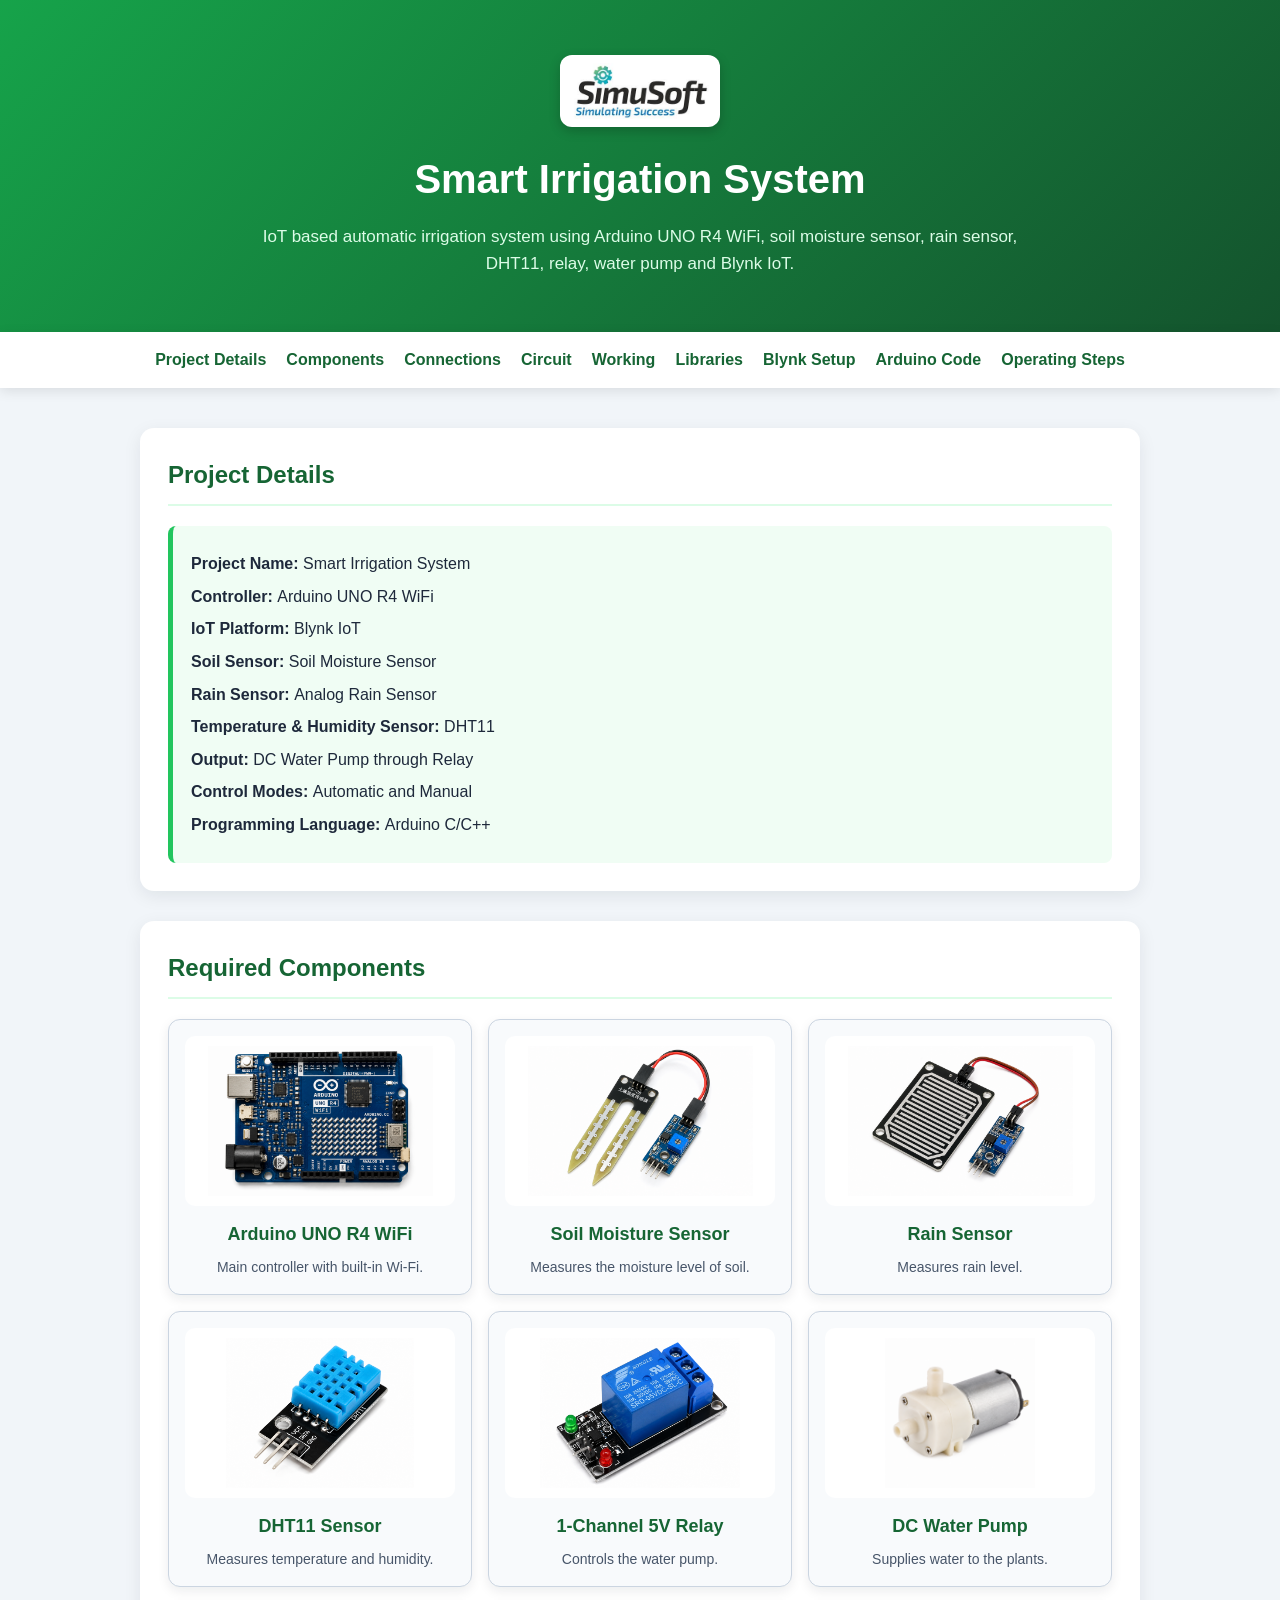
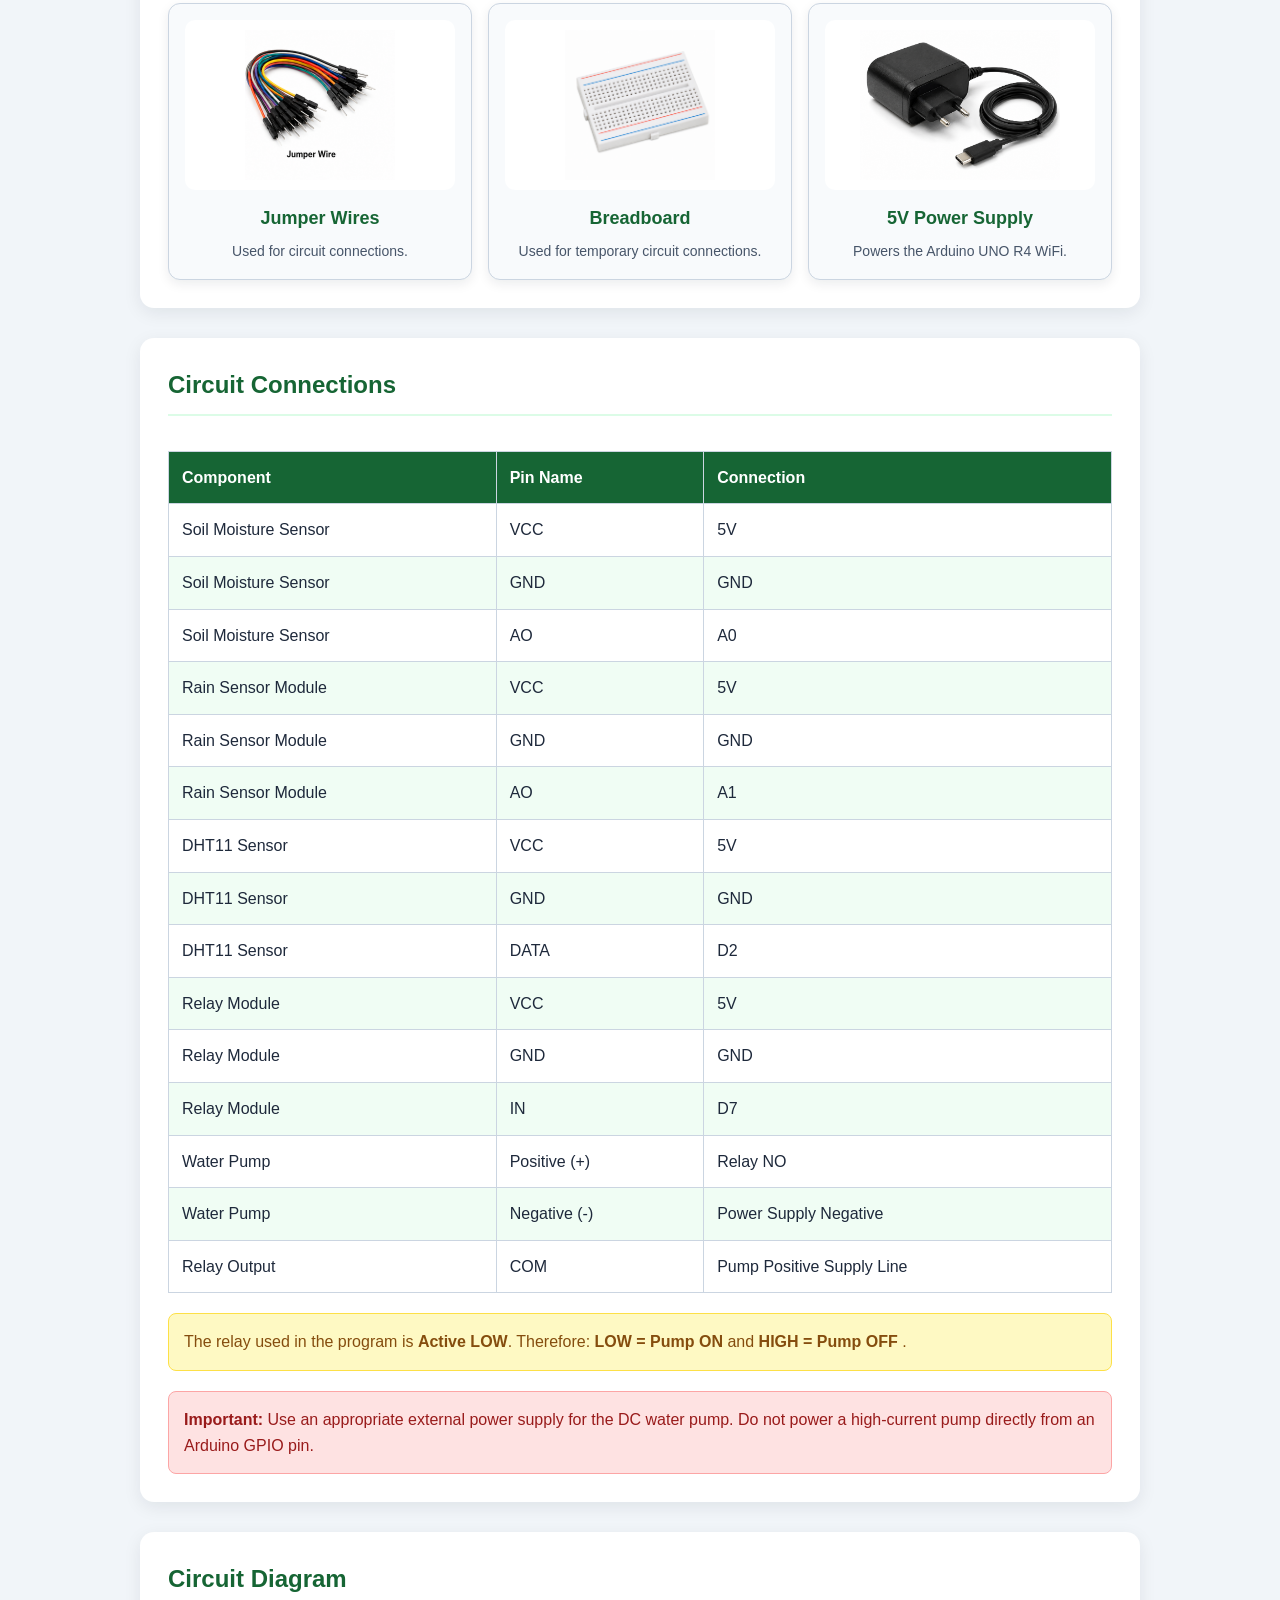
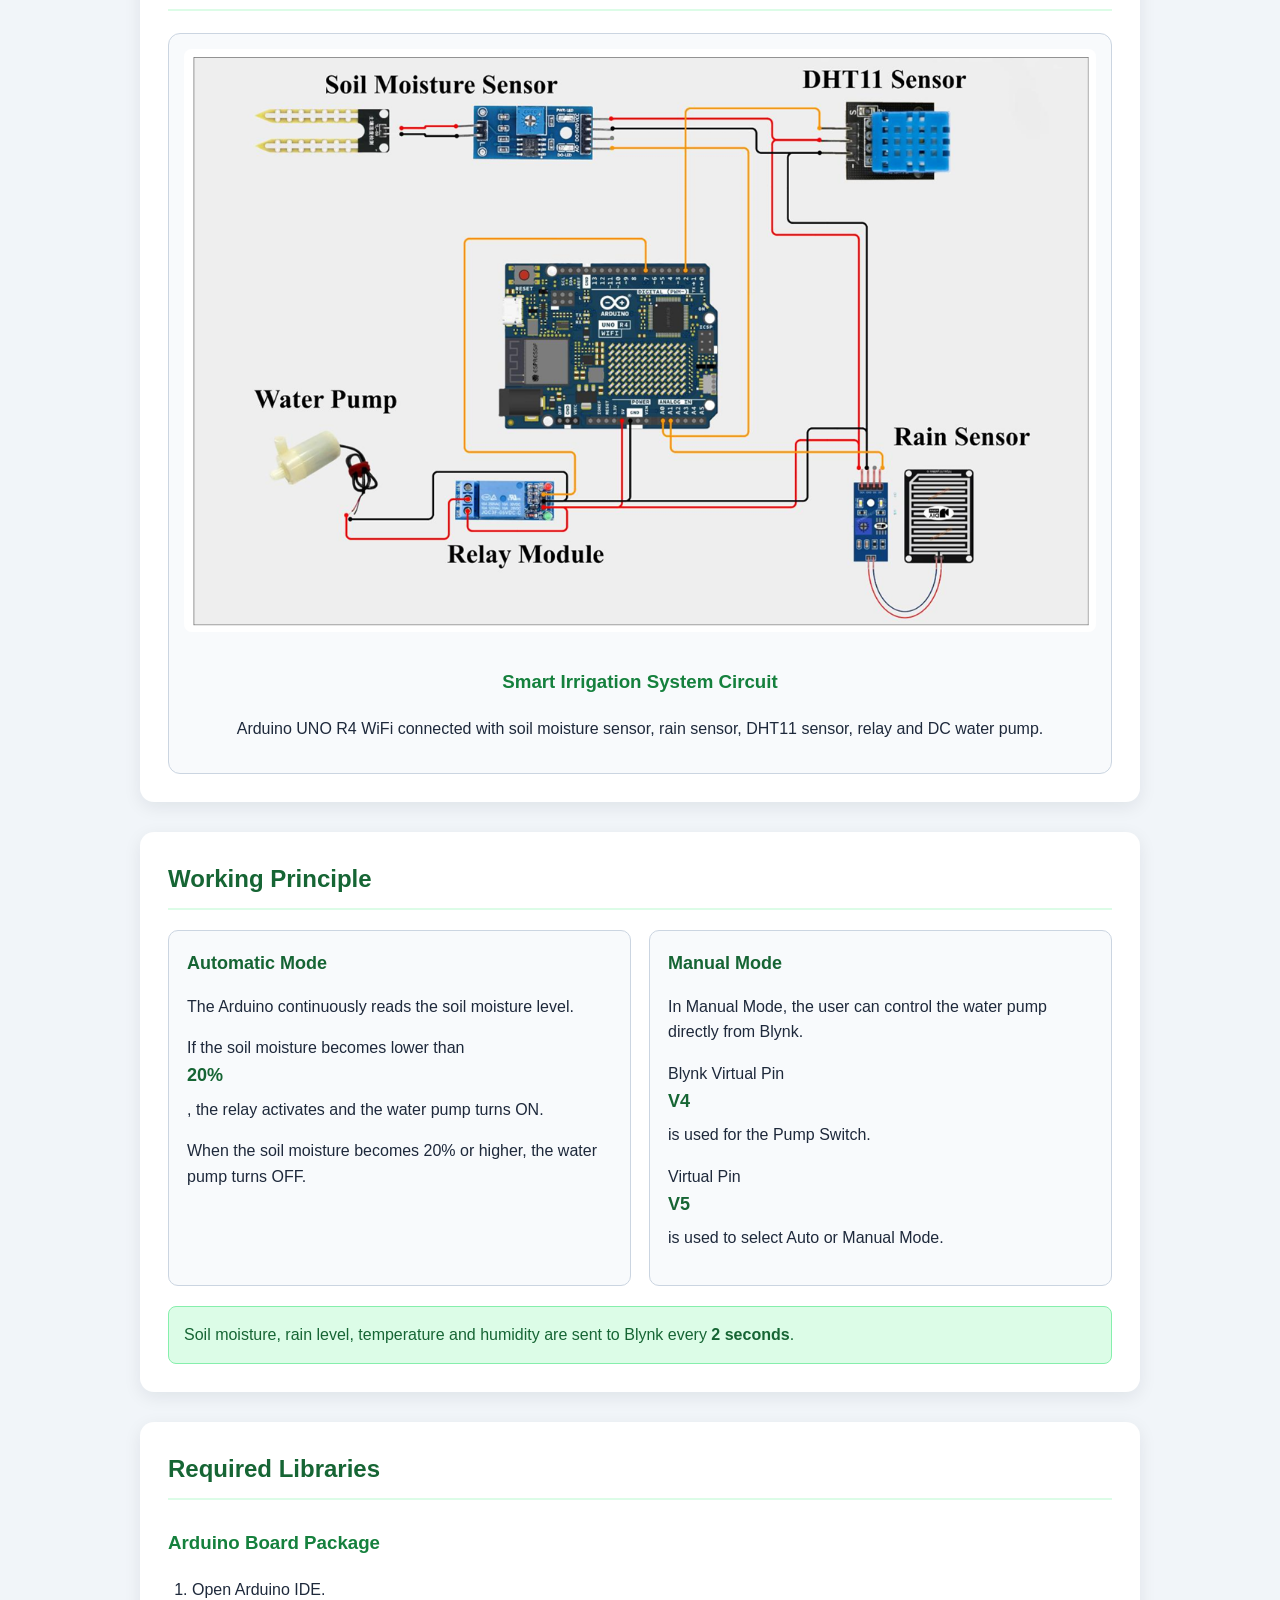
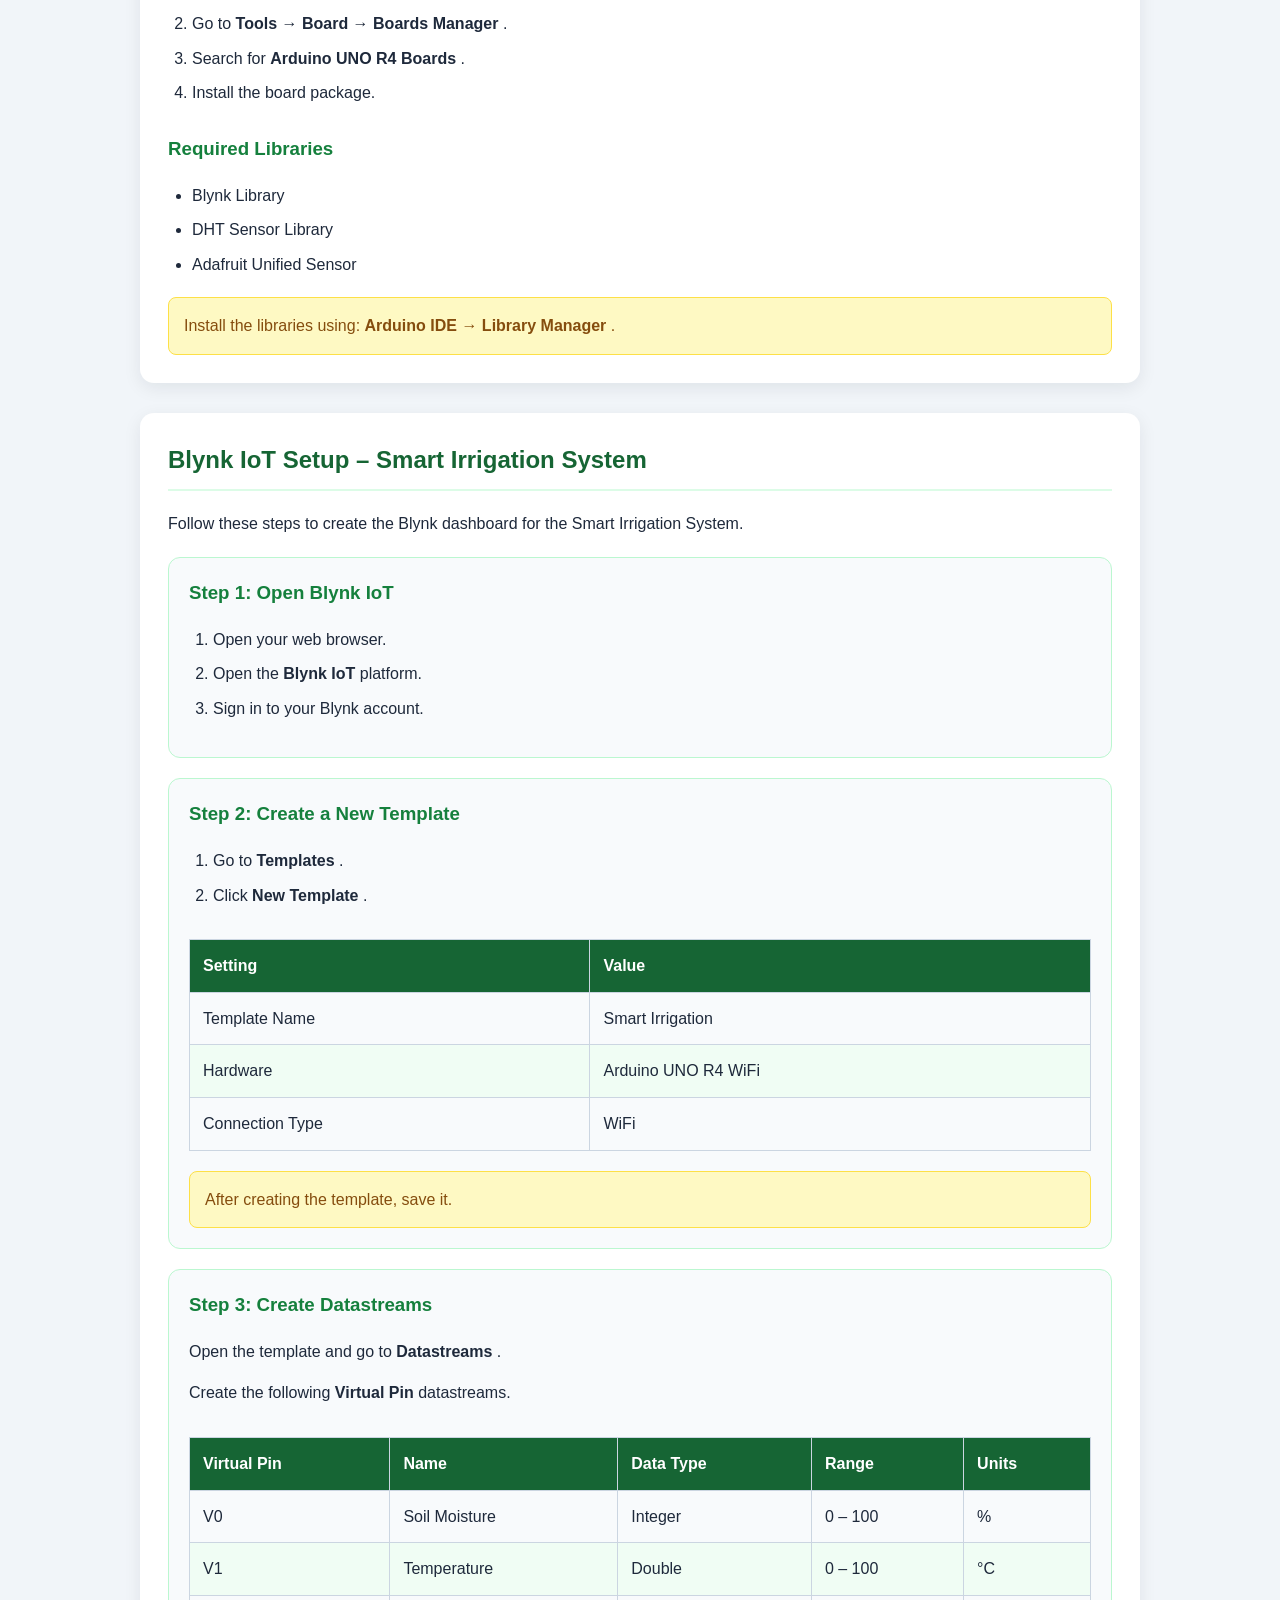
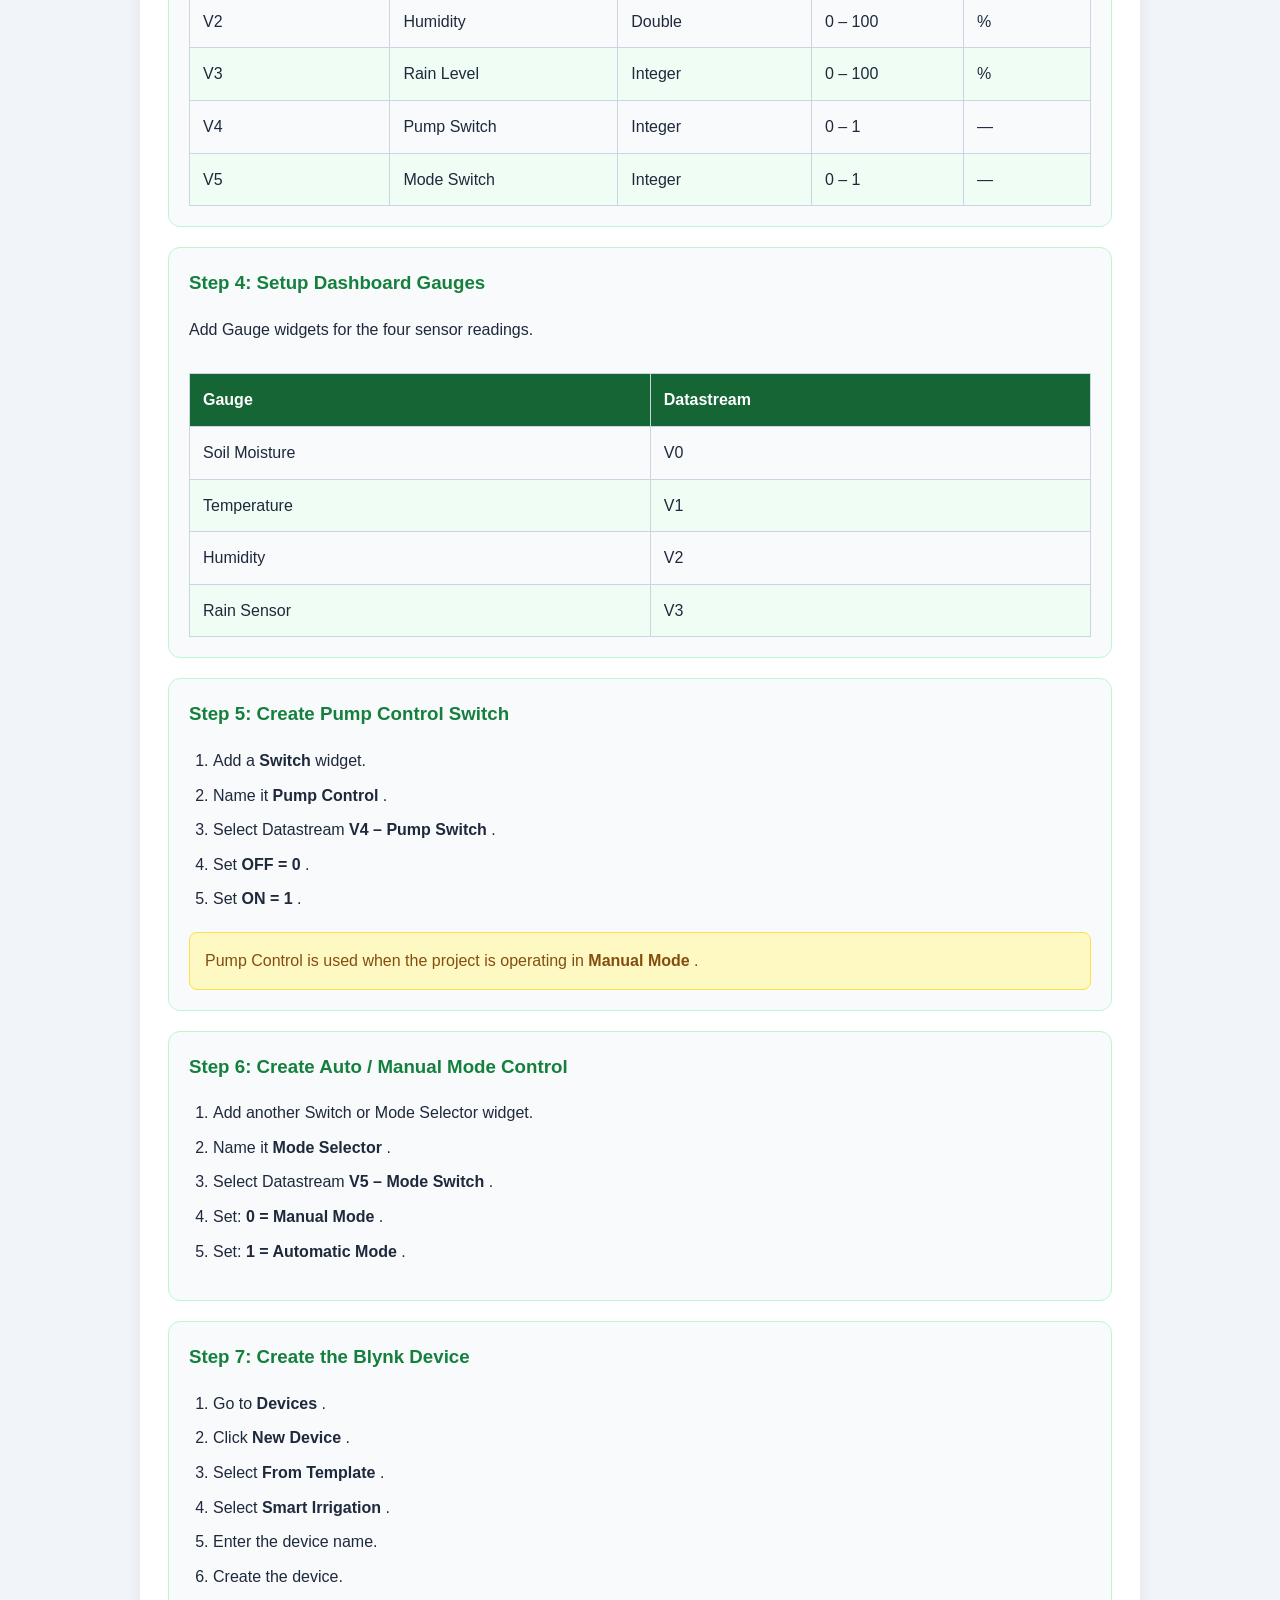
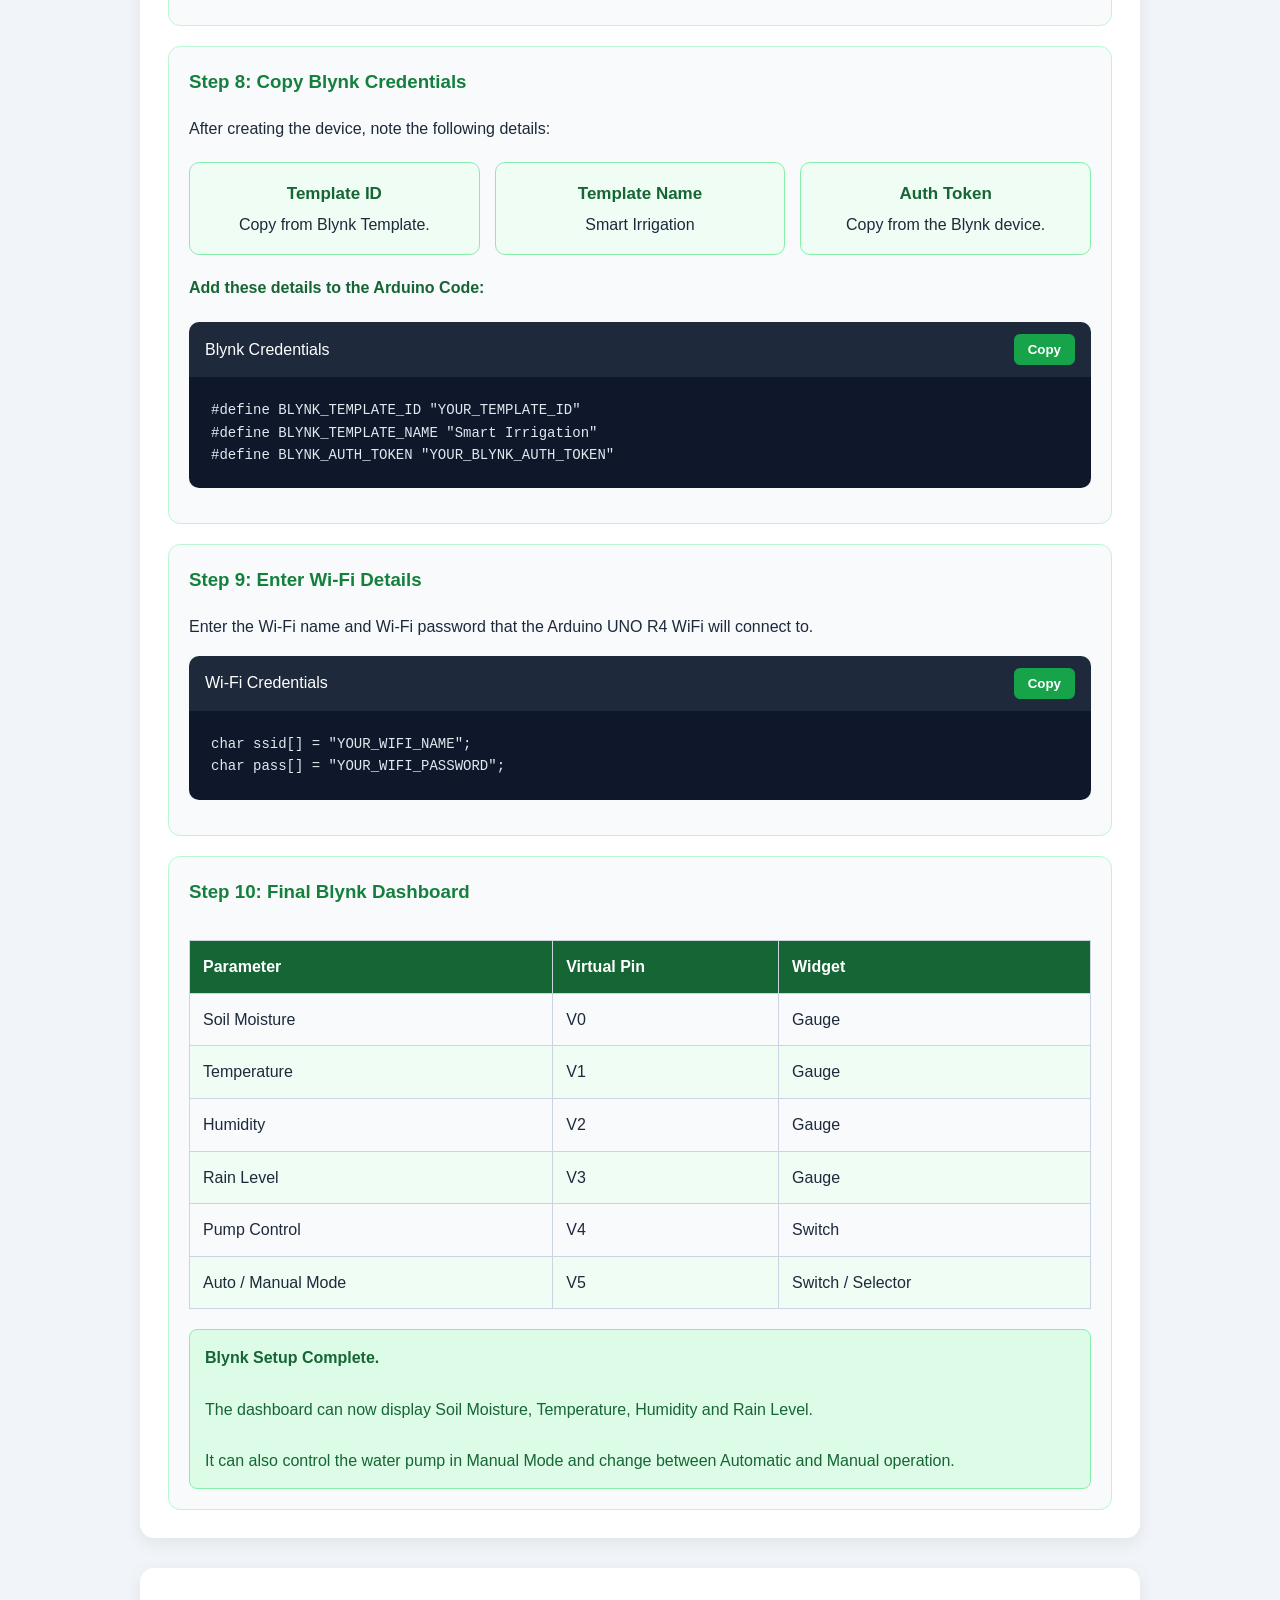
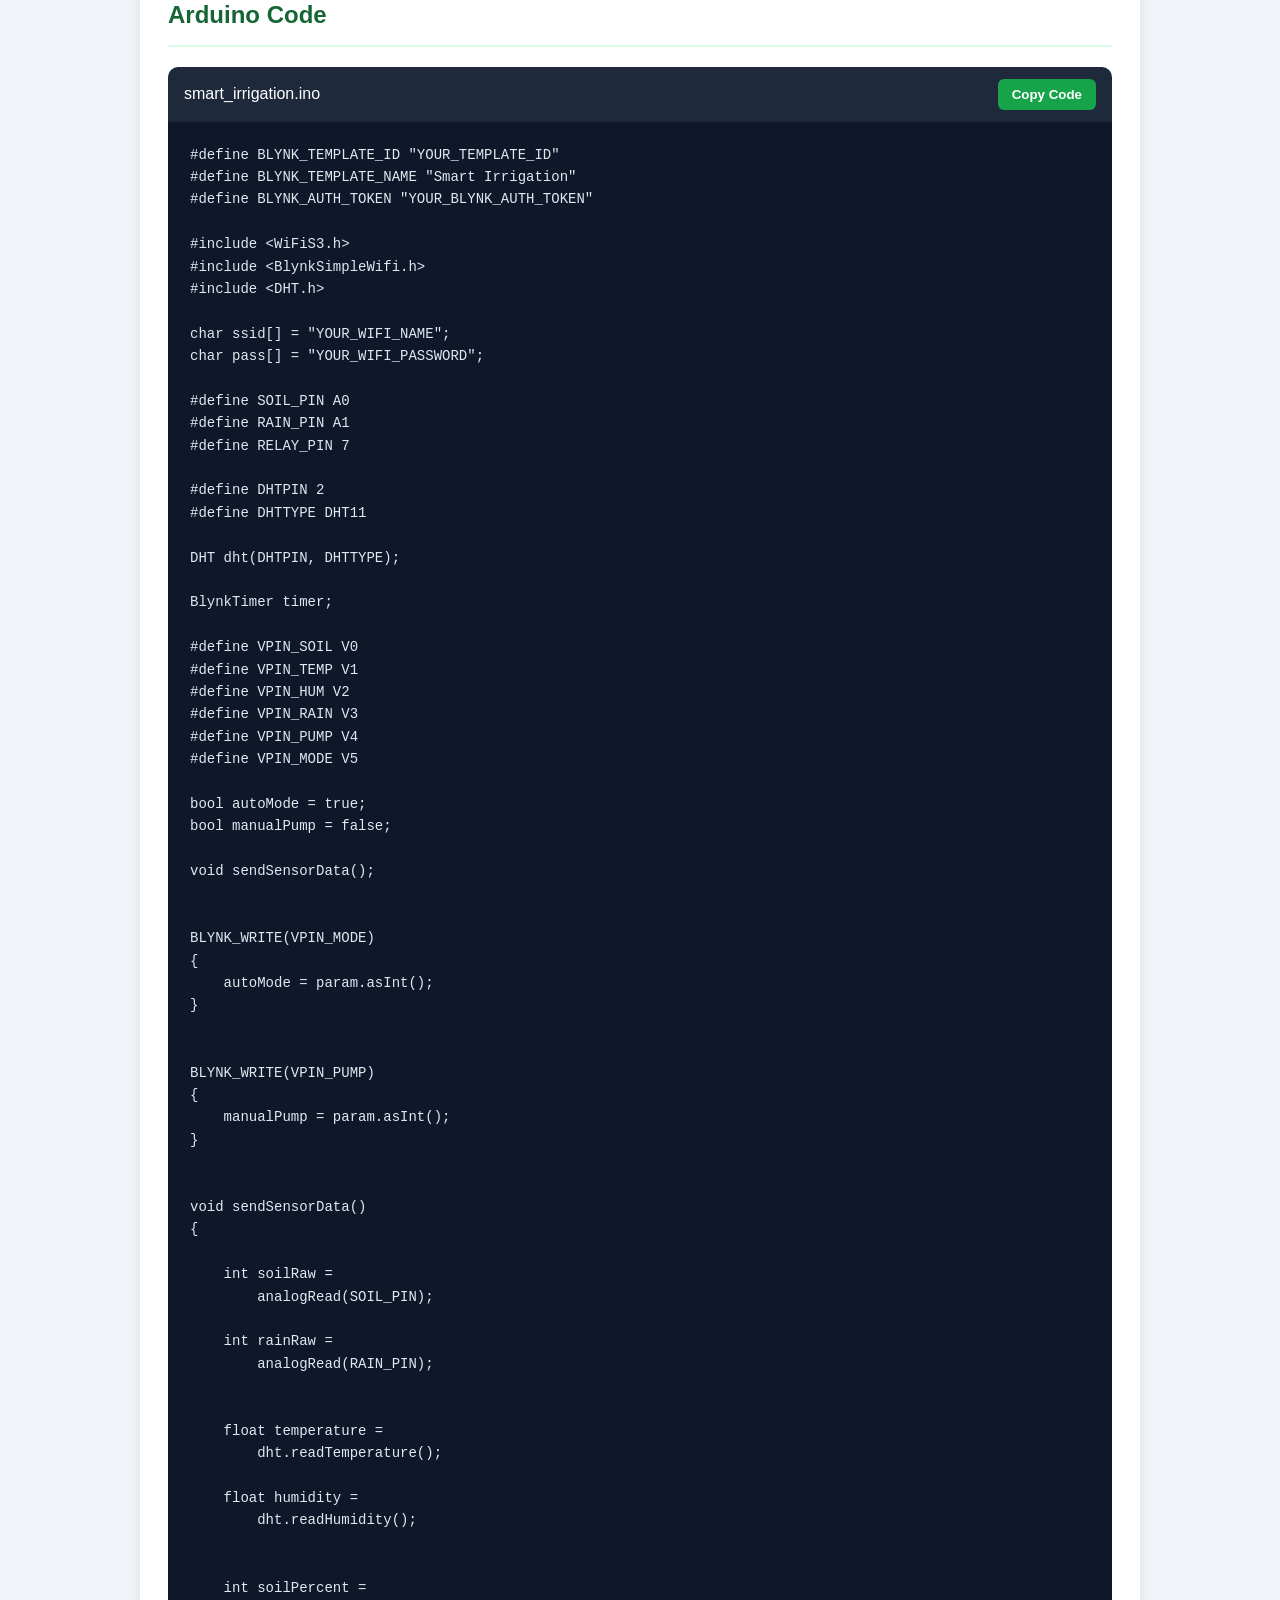
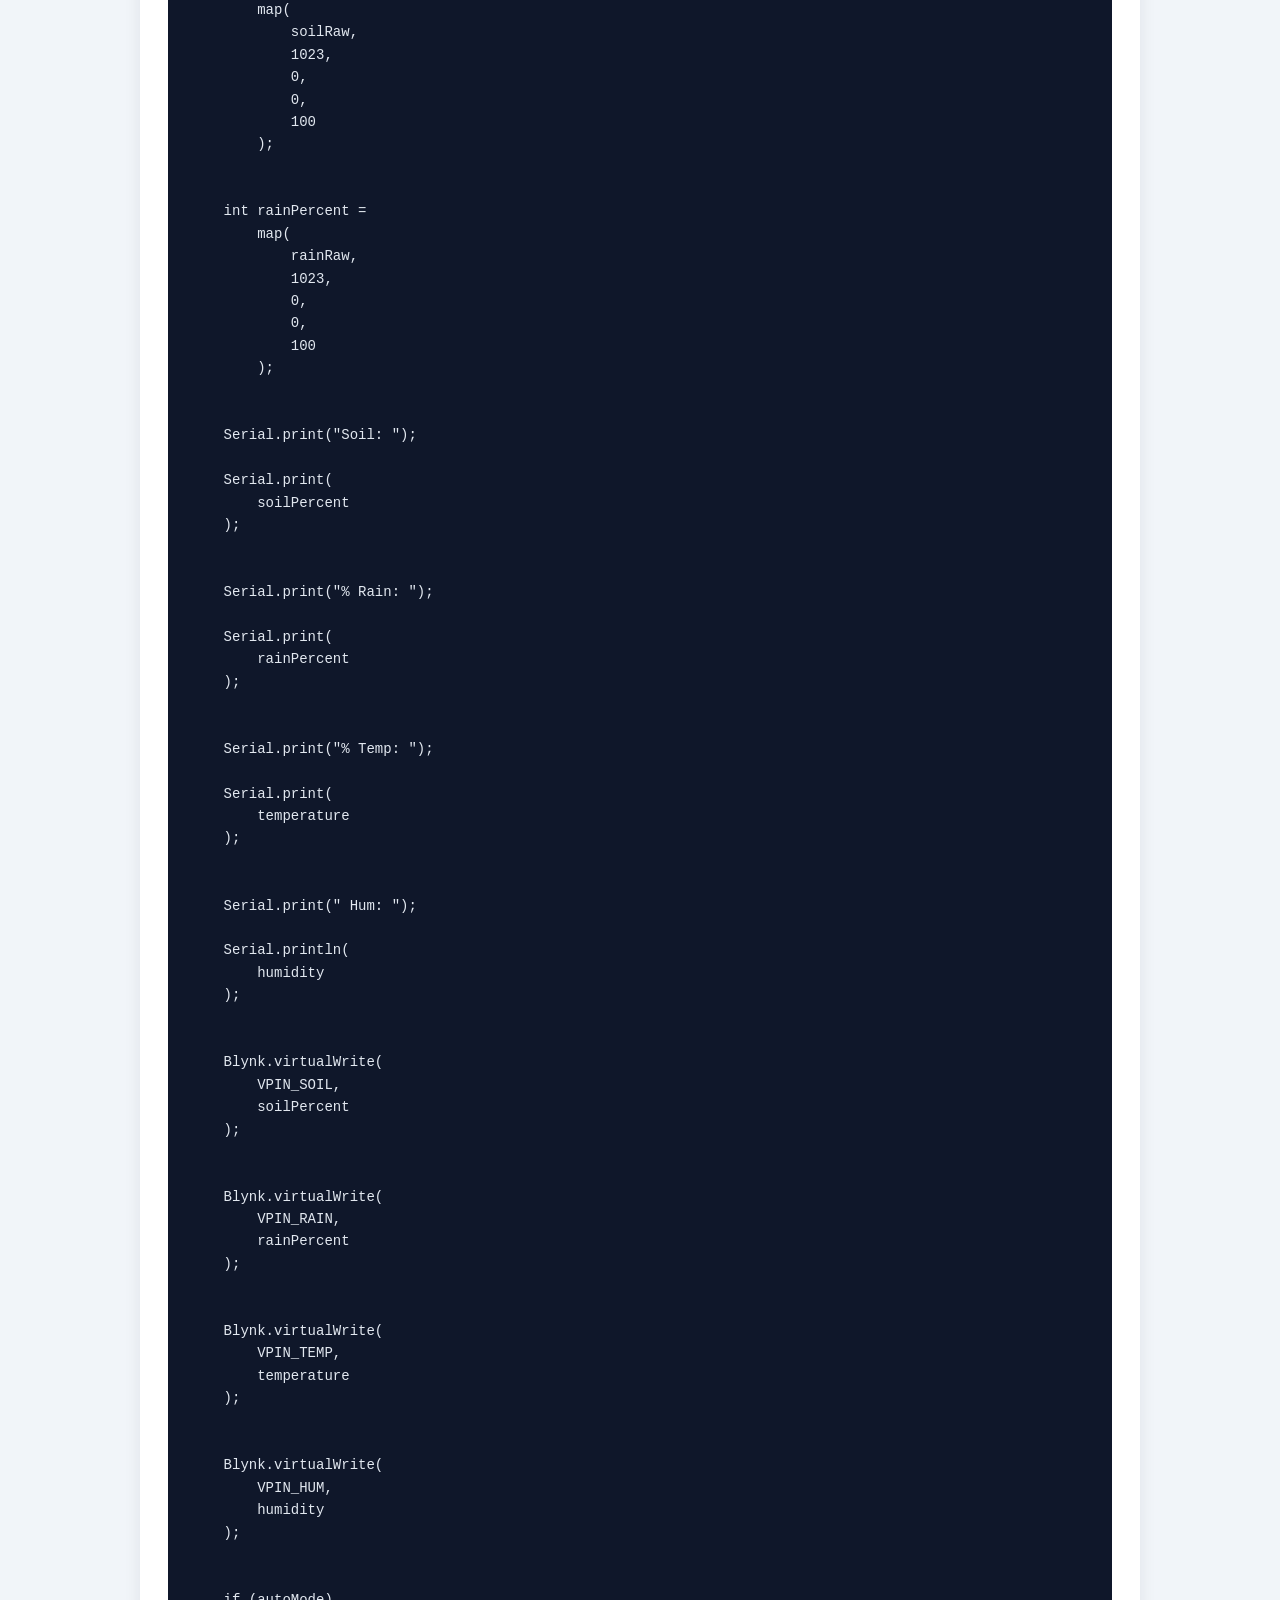
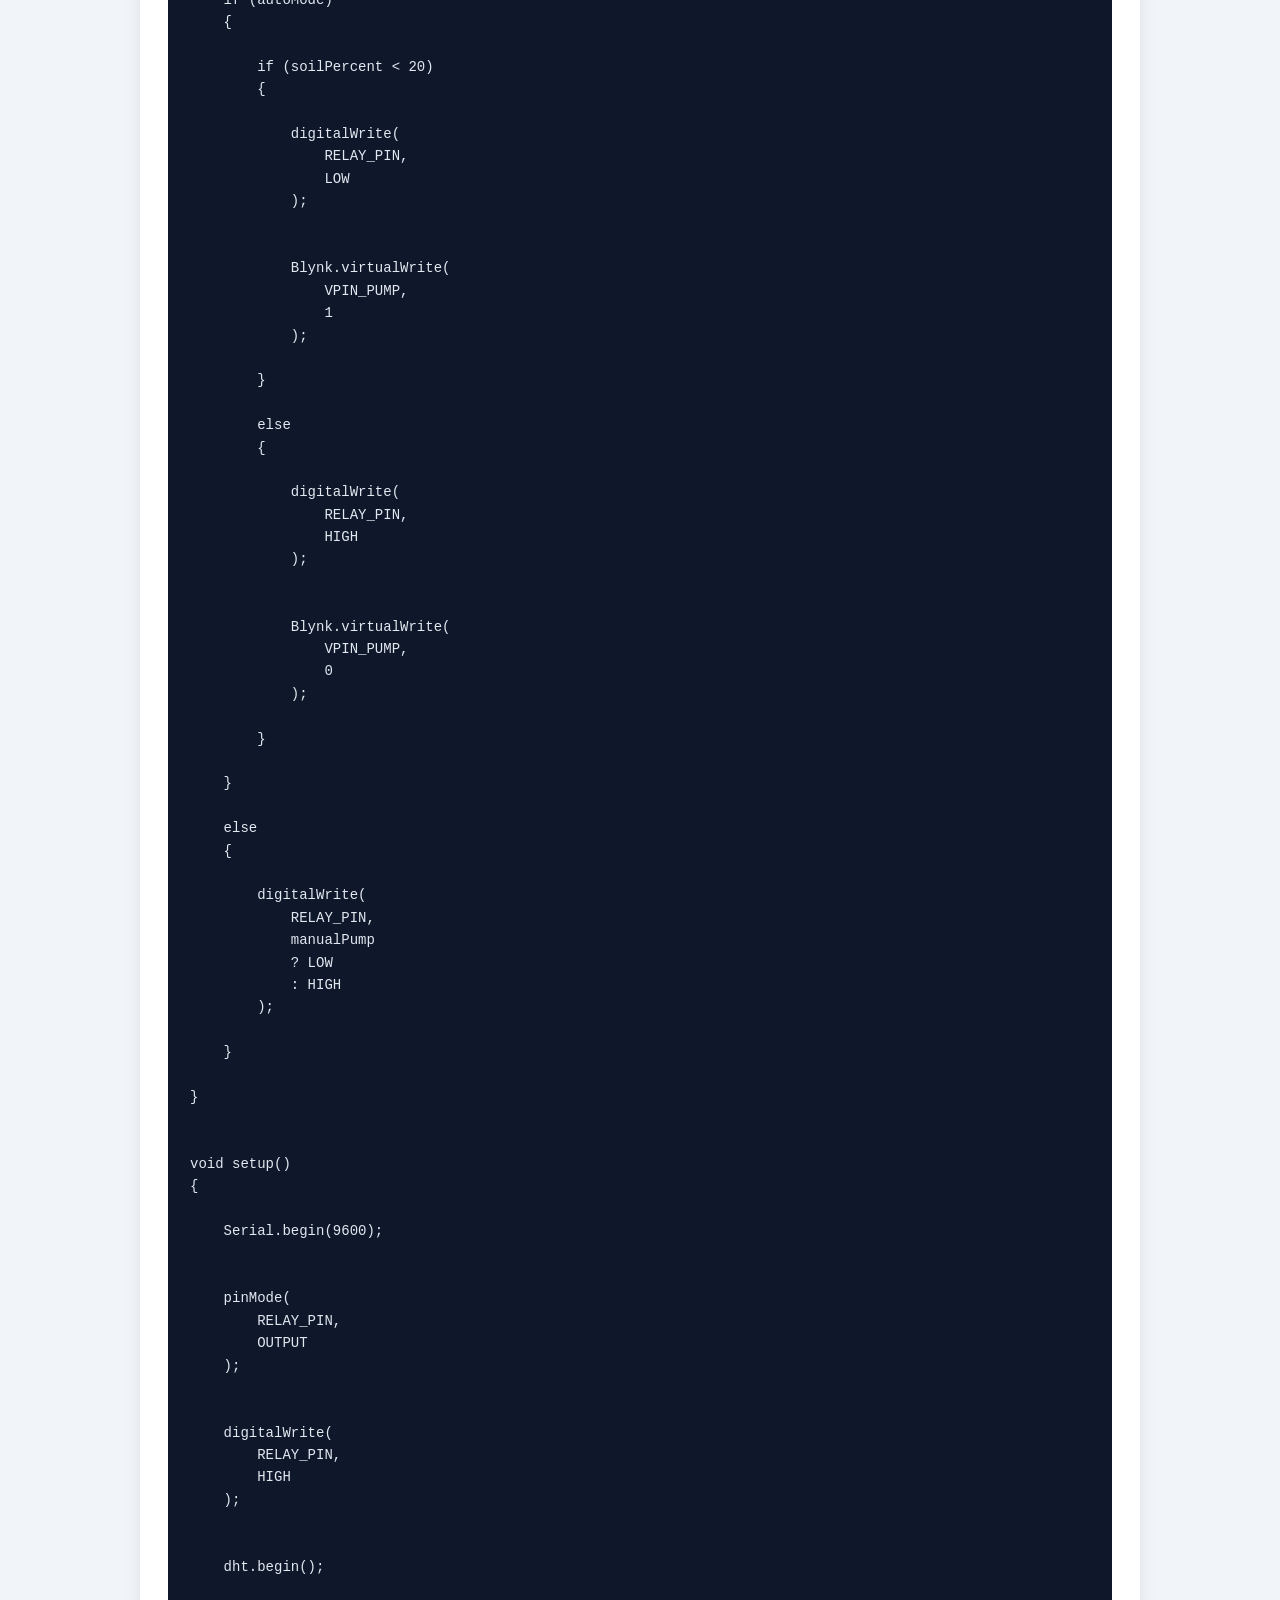
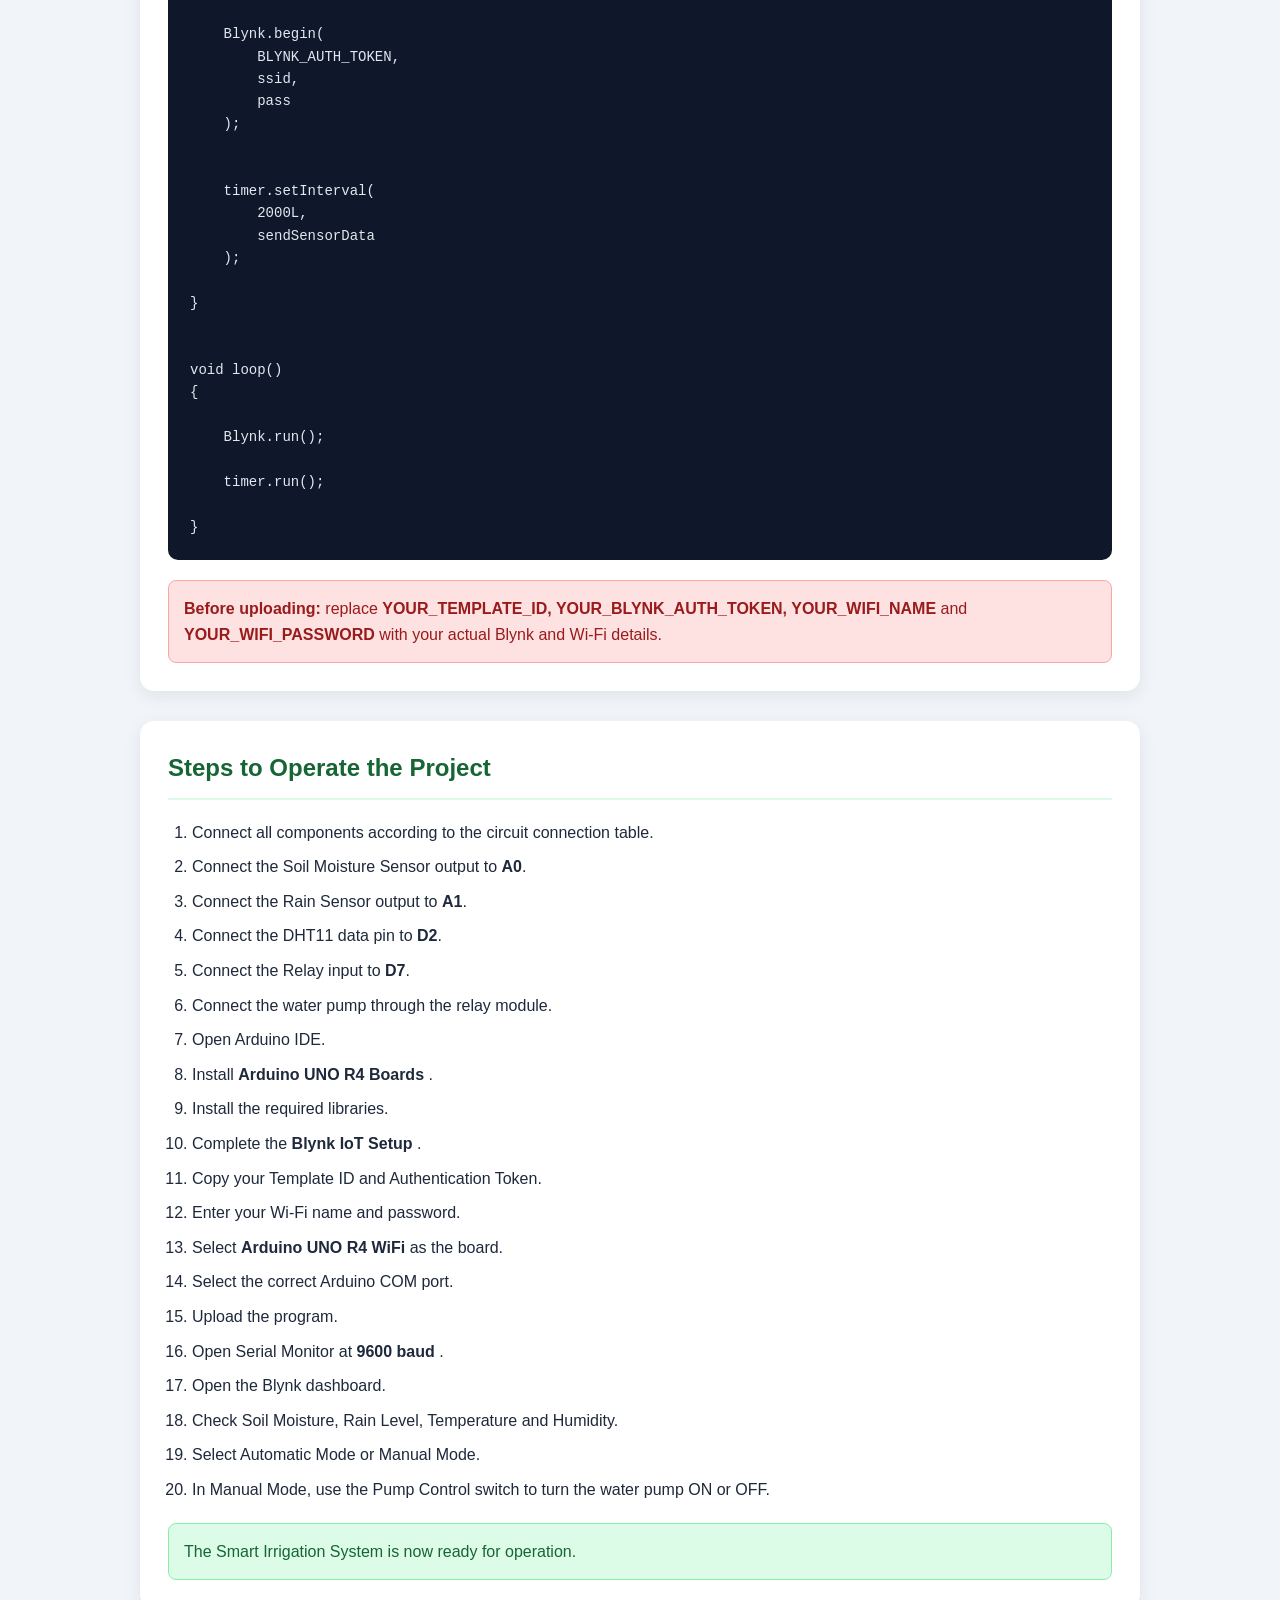
<file: Smart Irrigation System/index.html>
<!DOCTYPE html>
<html lang="en">

<head>
    <meta charset="UTF-8">

    <meta
        name="viewport"
        content="width=device-width, initial-scale=1.0"
    >

    <title>Smart Irrigation System</title>

    <style>

        * {
            box-sizing: border-box;
        }

        html {
            scroll-behavior: smooth;
        }

        body {
            margin: 0;
            font-family: Arial, sans-serif;
            color: #1e293b;
            background: #f1f5f9;
            line-height: 1.6;
        }

        header {
            padding: 55px 20px;
            text-align: center;
            color: white;
            background: linear-gradient(
                135deg,
                #16a34a,
                #14532d
            );
        }

        header h1 {
            margin: 0 0 12px;
            font-size: 40px;
        }

        header p {
            max-width: 760px;
            margin: auto;
            color: #dcfce7;
            font-size: 17px;
        }

        .logo {
            display: flex;
            justify-content: center;
            align-items: center;
            margin-bottom: 20px;
        }

        .logo img {
            width: 160px;
            height: auto;
            display: block;
            padding: 8px;
            object-fit: contain;
            background: white;
            border-radius: 12px;

            box-shadow:
                0 4px 12px
                rgba(0, 0, 0, 0.2);
        }


        /* Navigation */

        nav {
            position: sticky;
            top: 0;
            z-index: 100;

            display: flex;
            justify-content: center;
            gap: 20px;
            flex-wrap: wrap;

            padding: 15px;
            background: white;

            box-shadow:
                0 3px 12px
                rgba(0, 0, 0, 0.1);
        }

        nav a {
            color: #166534;
            text-decoration: none;
            font-weight: bold;
        }

        nav a:hover {
            color: #22c55e;
        }


        /* Main */

        .container {
            width: 90%;
            max-width: 1000px;
            margin: auto;
            padding: 40px 0;
        }

        .section {
            margin-bottom: 30px;
            padding: 28px;
            background: white;
            border-radius: 14px;

            box-shadow:
                0 5px 18px
                rgba(15, 23, 42, 0.08);

            animation:
                fadeUp 0.8s ease;
        }

        .section h2 {
            margin-top: 0;
            padding-bottom: 10px;
            color: #166534;
            border-bottom: 2px solid #dcfce7;
        }

        .section h3 {
            margin-top: 28px;
            color: #15803d;
        }

        .section h4 {
            margin-top: 20px;
            color: #166534;
        }


        /* Project Information */

        .project-info {
            padding: 18px;
            background: #f0fdf4;
            border-left: 5px solid #22c55e;
            border-radius: 8px;
        }

        .project-info p {
            margin: 7px 0;
        }


        /* Components */

        .requirements-grid {
            display: grid;

            grid-template-columns:
                repeat(3, 1fr);

            gap: 16px;
            margin-top: 20px;
        }

        .requirement-card {
            padding: 16px;
            text-align: center;
            overflow: hidden;

            background: #f8fafc;

            border:
                1px solid #cbd5e1;

            border-radius: 12px;

            box-shadow:
                0 4px 12px
                rgba(15, 23, 42, 0.08);

            transition:
                transform 0.3s ease,
                box-shadow 0.3s ease;
        }

        .requirement-card:hover {
            transform:
                translateY(-6px);

            box-shadow:
                0 10px 22px
                rgba(34, 197, 94, 0.18);
        }

        .requirement-card span {
            width: 100%;
            height: 170px;

            display: flex;
            justify-content: center;
            align-items: center;

            margin-bottom: 14px;
            padding: 10px;

            overflow: hidden;

            background: white;
            border-radius: 10px;
        }

        .requirement-card span img {
            width: 100%;
            height: 100%;

            display: block;

            object-fit: contain;
            object-position: center;

            transition:
                transform 0.3s ease;
        }

        .requirement-card:hover span img {
            transform: scale(1.08);
        }

        .requirement-card strong {
            display: block;
            margin-top: 5px;
            color: #166534;
            font-size: 18px;
        }

        .requirement-card p {
            margin: 7px 0 0;
            color: #475569;
            font-size: 14px;
        }


        /* Lists */

        ul,
        ol {
            padding-left: 24px;
        }

        li {
            margin-bottom: 9px;
        }


        /* Tables */

        .table-wrapper {
            overflow-x: auto;
        }

        table {
            width: 100%;
            min-width: 600px;

            margin-top: 15px;

            border-collapse: collapse;
        }

        th,
        td {
            padding: 13px;
            text-align: left;

            border:
                1px solid #cbd5e1;
        }

        th {
            color: white;
            background: #166534;
        }

        tr:nth-child(even) {
            background: #f0fdf4;
        }


        /* Circuit */

        .circuit-image-card {
            margin-top: 22px;
            padding: 15px;
            text-align: center;

            background: #f8fafc;

            border:
                1px solid #cbd5e1;

            border-radius: 12px;
        }

        .circuit-image-card img {
            width: 100%;
            max-height: 650px;

            object-fit: contain;

            background: white;
            border-radius: 8px;
        }


        /* Working Modes */

        .mode-grid {
            display: grid;

            grid-template-columns:
                repeat(2, 1fr);

            gap: 18px;
            margin-top: 20px;
        }

        .mode-card {
            padding: 18px;

            background: #f8fafc;

            border:
                1px solid #cbd5e1;

            border-radius: 10px;
        }

        .mode-card strong {
            display: block;
            margin-bottom: 7px;
            color: #166534;
            font-size: 18px;
        }


        /* Blynk */

        .blynk-step {
            margin-top: 20px;
            padding: 20px;

            background: #f8fafc;

            border:
                1px solid #bbf7d0;

            border-radius: 12px;
        }

        .blynk-step h3 {
            margin-top: 0;
        }

        .blynk-summary {
            display: grid;

            grid-template-columns:
                repeat(3, 1fr);

            gap: 15px;

            margin-top: 20px;
        }

        .blynk-summary-card {
            padding: 17px;

            text-align: center;

            background: #f0fdf4;

            border:
                1px solid #86efac;

            border-radius: 10px;
        }

        .blynk-summary-card strong {
            display: block;
            color: #166534;
            font-size: 17px;
            margin-bottom: 5px;
        }


        /* Code */

        .code-header {
            display: flex;
            align-items: center;
            justify-content: space-between;

            gap: 15px;

            padding: 12px 16px;

            color: white;
            background: #1e293b;

            border-radius:
                10px 10px 0 0;
        }

        .copy-button {
            padding: 8px 14px;

            color: white;
            background: #16a34a;

            border: none;
            border-radius: 6px;

            cursor: pointer;
            font-weight: bold;
        }

        .copy-button:hover {
            background: #15803d;
        }

        pre {
            margin: 0 0 15px;
            padding: 22px;

            overflow-x: auto;

            color: #e2e8f0;
            background: #0f172a;

            border-radius:
                0 0 10px 10px;

            font-family:
                Consolas,
                monospace;

            font-size: 14px;
            line-height: 1.6;
        }


        /* Notes */

        .note {
            margin-top: 20px;
            padding: 15px;

            color: #854d0e;
            background: #fef9c3;

            border:
                1px solid #fde047;

            border-radius: 8px;
        }

        .warning {
            margin-top: 20px;
            padding: 15px;

            color: #991b1b;
            background: #fee2e2;

            border:
                1px solid #fca5a5;

            border-radius: 8px;
        }

        .success-note {
            margin-top: 20px;
            padding: 15px;

            color: #166534;
            background: #dcfce7;

            border:
                1px solid #86efac;

            border-radius: 8px;
        }


        /* Back Button */

        .back-button {
            display: inline-block;

            margin: 5px;
            padding: 11px 20px;

            color: white;
            background: #16a34a;

            text-decoration: none;

            border-radius: 7px;

            font-weight: bold;
        }

        .back-button:hover {
            background: #166534;
        }


        /* Footer */

        footer {
            padding: 22px;
            text-align: center;

            color: #cbd5e1;
            background: #0f172a;
        }


        /* Animation */

        @keyframes fadeUp {

            from {
                opacity: 0;

                transform:
                    translateY(25px);
            }

            to {
                opacity: 1;

                transform:
                    translateY(0);
            }

        }


        /* Responsive */

        @media (max-width: 800px) {

            .requirements-grid {
                grid-template-columns:
                    repeat(2, 1fr);
            }

            .blynk-summary {
                grid-template-columns:
                    repeat(2, 1fr);
            }

            header h1 {
                font-size: 32px;
            }

        }


        @media (max-width: 600px) {

            .requirements-grid,
            .mode-grid,
            .blynk-summary {
                grid-template-columns: 1fr;
            }

            .section {
                padding: 20px;
            }

            header h1 {
                font-size: 27px;
            }

            nav {
                gap: 12px;
                font-size: 14px;
            }

        }

    </style>

</head>


<body>


<!-- Header -->

<header>

    <div class="logo">

        <img
            src="Simusoft logo.jpeg"
            alt="Simusoft Technology Logo"
        >

    </div>


    <h1>
        Smart Irrigation System
    </h1>


    <p>
        IoT based automatic irrigation system using
        Arduino UNO R4 WiFi, soil moisture sensor,
        rain sensor, DHT11, relay, water pump and Blynk IoT.
    </p>

</header>



<!-- Navigation -->

<nav>

    <a href="#details">
        Project Details
    </a>

    <a href="#requirements">
        Components
    </a>

    <a href="#connections">
        Connections
    </a>

    <a href="#circuit">
        Circuit
    </a>

    <a href="#working">
        Working
    </a>

    <a href="#libraries">
        Libraries
    </a>

    <a href="#blynksetup">
        Blynk Setup
    </a>

    <a href="#code">
        Arduino Code
    </a>

    <a href="#steps">
        Operating Steps
    </a>

</nav>



<main class="container">


<!-- Project Details -->

<section
    class="section"
    id="details"
>

    <h2>
        Project Details
    </h2>


    <div class="project-info">

        <p>
            <strong>
                Project Name:
            </strong>

            Smart Irrigation System
        </p>


        <p>
            <strong>
                Controller:
            </strong>

            Arduino UNO R4 WiFi
        </p>


        <p>
            <strong>
                IoT Platform:
            </strong>

            Blynk IoT
        </p>


        <p>
            <strong>
                Soil Sensor:
            </strong>

            Soil Moisture Sensor
        </p>


        <p>
            <strong>
                Rain Sensor:
            </strong>

            Analog Rain Sensor
        </p>


        <p>
            <strong>
                Temperature & Humidity Sensor:
            </strong>

            DHT11
        </p>


        <p>
            <strong>
                Output:
            </strong>

            DC Water Pump through Relay
        </p>


        <p>
            <strong>
                Control Modes:
            </strong>

            Automatic and Manual
        </p>


        <p>
            <strong>
                Programming Language:
            </strong>

            Arduino C/C++
        </p>

    </div>

</section>



<!-- Components -->

<section
    class="section"
    id="requirements"
>

    <h2>
        Required Components
    </h2>


    <div class="requirements-grid">


        <div class="requirement-card">

            <span>

                <img
                    src="Arduino r4.png"
                    alt="Arduino UNO R4 WiFi"
                >

            </span>

            <strong>
                Arduino UNO R4 WiFi
            </strong>

            <p>
                Main controller with built-in Wi-Fi.
            </p>

        </div>



        <div class="requirement-card">

            <span>

                <img
                    src="Soil moisture.png"
                    alt="Soil Moisture Sensor"
                >

            </span>

            <strong>
                Soil Moisture Sensor
            </strong>

            <p>
                Measures the moisture level of soil.
            </p>

        </div>



        <div class="requirement-card">

            <span>

                <img
                    src="Rain sensor.png"
                    alt="Rain Sensor"
                >

            </span>

            <strong>
                Rain Sensor
            </strong>

            <p>
                Measures rain level.
            </p>

        </div>



        <div class="requirement-card">

            <span>

                <img
                    src="DHT11.png"
                    alt="DHT11 Sensor"
                >

            </span>

            <strong>
                DHT11 Sensor
            </strong>

            <p>
                Measures temperature and humidity.
            </p>

        </div>



        <div class="requirement-card">

            <span>

                <img
                    src="Relay.png"
                    alt="Relay Module"
                >

            </span>

            <strong>
                1-Channel 5V Relay
            </strong>

            <p>
                Controls the water pump.
            </p>

        </div>



        <div class="requirement-card">

            <span>

                <img
                    src="Motor pump.png"
                    alt="DC Water Pump"
                >

            </span>

            <strong>
                DC Water Pump
            </strong>

            <p>
                Supplies water to the plants.
            </p>

        </div>



        <div class="requirement-card">

            <span>

                <img
                    src="Jumper Wires.png"
                    alt="Jumper Wires"
                >

            </span>

            <strong>
                Jumper Wires
            </strong>

            <p>
                Used for circuit connections.
            </p>

        </div>



        <div class="requirement-card">

            <span>

                <img
                    src="Breadboard.png"
                    alt="Breadboard"
                >

            </span>

            <strong>
                Breadboard
            </strong>

            <p>
                Used for temporary circuit connections.
            </p>

        </div>



        <div class="requirement-card">

            <span>

                <img
                    src="5V Power Supply.png"
                    alt="5V Type C Power Supply"
                >

            </span>

            <strong>
                5V Power Supply
            </strong>

            <p>
                Powers the Arduino UNO R4 WiFi.
            </p>

        </div>

</section>



<!-- Connections -->

<section
    class="section"
    id="connections"
>

    <h2>
        Circuit Connections
    </h2>


    <div class="table-wrapper">

        <table>

            <thead>

                <tr>

                    <th>
                        Component
                    </th>

                    <th>
                        Pin Name
                    </th>

                    <th>
                        Connection
                    </th>

                </tr>

            </thead>


            <tbody>

                <tr>
                    <td>Soil Moisture Sensor</td>
                    <td>VCC</td>
                    <td>5V</td>
                </tr>

                <tr>
                    <td>Soil Moisture Sensor</td>
                    <td>GND</td>
                    <td>GND</td>
                </tr>

                <tr>
                    <td>Soil Moisture Sensor</td>
                    <td>AO</td>
                    <td>A0</td>
                </tr>


                <tr>
                    <td>Rain Sensor Module</td>
                    <td>VCC</td>
                    <td>5V</td>
                </tr>

                <tr>
                    <td>Rain Sensor Module</td>
                    <td>GND</td>
                    <td>GND</td>
                </tr>

                <tr>
                    <td>Rain Sensor Module</td>
                    <td>AO</td>
                    <td>A1</td>
                </tr>


                <tr>
                    <td>DHT11 Sensor</td>
                    <td>VCC</td>
                    <td>5V</td>
                </tr>

                <tr>
                    <td>DHT11 Sensor</td>
                    <td>GND</td>
                    <td>GND</td>
                </tr>

                <tr>
                    <td>DHT11 Sensor</td>
                    <td>DATA</td>
                    <td>D2</td>
                </tr>


                <tr>
                    <td>Relay Module</td>
                    <td>VCC</td>
                    <td>5V</td>
                </tr>

                <tr>
                    <td>Relay Module</td>
                    <td>GND</td>
                    <td>GND</td>
                </tr>

                <tr>
                    <td>Relay Module</td>
                    <td>IN</td>
                    <td>D7</td>
                </tr>


                <tr>
                    <td>Water Pump</td>
                    <td>Positive (+)</td>
                    <td>Relay NO</td>
                </tr>

                <tr>
                    <td>Water Pump</td>
                    <td>Negative (-)</td>
                    <td>Power Supply Negative</td>
                </tr>

                <tr>
                    <td>Relay Output</td>
                    <td>COM</td>
                    <td>Pump Positive Supply Line</td>
                </tr>

            </tbody>

        </table>

    </div>


    <div class="note">

        The relay used in the program is
        <strong>Active LOW</strong>.

        Therefore:

        <strong>
            LOW = Pump ON
        </strong>

        and

        <strong>
            HIGH = Pump OFF
        </strong>.

    </div>


    <div class="warning">

        <strong>
            Important:
        </strong>

        Use an appropriate external power supply for the
        DC water pump. Do not power a high-current pump
        directly from an Arduino GPIO pin.

    </div>

</section>



<!-- Circuit Diagram -->

<section
    class="section"
    id="circuit"
>

    <h2>
        Circuit Diagram
    </h2>


    <div class="circuit-image-card">

        <img
            src="Smart Irrigation System.png"
            alt="Smart Irrigation System Circuit Diagram"
        >


        <h3>
            Smart Irrigation System Circuit
        </h3>


        <p>
            Arduino UNO R4 WiFi connected with
            soil moisture sensor, rain sensor,
            DHT11 sensor, relay and DC water pump.
        </p>

    </div>

</section>



<!-- Working -->

<section
    class="section"
    id="working"
>

    <h2>
        Working Principle
    </h2>


    <div class="mode-grid">


        <div class="mode-card">

            <strong>
                Automatic Mode
            </strong>


            <p>
                The Arduino continuously reads
                the soil moisture level.
            </p>


            <p>
                If the soil moisture becomes
                lower than
                <strong>20%</strong>,
                the relay activates and
                the water pump turns ON.
            </p>


            <p>
                When the soil moisture becomes
                20% or higher,
                the water pump turns OFF.
            </p>

        </div>



        <div class="mode-card">

            <strong>
                Manual Mode
            </strong>


            <p>
                In Manual Mode,
                the user can control the
                water pump directly from Blynk.
            </p>


            <p>
                Blynk Virtual Pin
                <strong>V4</strong>
                is used for the Pump Switch.
            </p>


            <p>
                Virtual Pin
                <strong>V5</strong>
                is used to select
                Auto or Manual Mode.
            </p>

        </div>


    </div>


    <div class="success-note">

        Soil moisture,
        rain level,
        temperature and humidity
        are sent to Blynk every
        <strong>2 seconds</strong>.

    </div>

</section>



<!-- Libraries -->

<section
    class="section"
    id="libraries"
>

    <h2>
        Required Libraries
    </h2>


    <h3>
        Arduino Board Package
    </h3>


    <ol>

        <li>
            Open Arduino IDE.
        </li>

        <li>
            Go to
            <strong>
                Tools → Board → Boards Manager
            </strong>.
        </li>

        <li>
            Search for
            <strong>
                Arduino UNO R4 Boards
            </strong>.
        </li>

        <li>
            Install the board package.
        </li>

    </ol>


    <h3>
        Required Libraries
    </h3>


    <ul>

        <li>
            Blynk Library
        </li>

        <li>
            DHT Sensor Library
        </li>

        <li>
            Adafruit Unified Sensor
        </li>

    </ul>


    <div class="note">

        Install the libraries using:

        <strong>
            Arduino IDE → Library Manager
        </strong>.

    </div>

</section>



<!-- Blynk Setup -->

<section
    class="section"
    id="blynksetup"
>

    <h2>
        Blynk IoT Setup – Smart Irrigation System
    </h2>


    <p>
        Follow these steps to create the
        Blynk dashboard for the Smart Irrigation System.
    </p>



    <!-- Step 1 -->

    <div class="blynk-step">

        <h3>
            Step 1: Open Blynk IoT
        </h3>


        <ol>

            <li>
                Open your web browser.
            </li>

            <li>
                Open the
                <strong>
                    Blynk IoT
                </strong>
                platform.
            </li>

            <li>
                Sign in to your Blynk account.
            </li>

        </ol>

    </div>



    <!-- Step 2 -->

    <div class="blynk-step">

        <h3>
            Step 2: Create a New Template
        </h3>


        <ol>

            <li>
                Go to
                <strong>
                    Templates
                </strong>.
            </li>

            <li>
                Click
                <strong>
                    New Template
                </strong>.
            </li>

        </ol>


        <div class="table-wrapper">

            <table>

                <thead>

                    <tr>

                        <th>
                            Setting
                        </th>

                        <th>
                            Value
                        </th>

                    </tr>

                </thead>


                <tbody>

                    <tr>

                        <td>
                            Template Name
                        </td>

                        <td>
                            Smart Irrigation
                        </td>

                    </tr>


                    <tr>

                        <td>
                            Hardware
                        </td>

                        <td>
                            Arduino UNO R4 WiFi
                        </td>

                    </tr>


                    <tr>

                        <td>
                            Connection Type
                        </td>

                        <td>
                            WiFi
                        </td>

                    </tr>

                </tbody>

            </table>

        </div>


        <div class="note">

            After creating the template,
            save it.

        </div>

    </div>



    <!-- Step 3 -->

    <div class="blynk-step">

        <h3>
            Step 3: Create Datastreams
        </h3>


        <p>
            Open the template and go to
            <strong>
                Datastreams
            </strong>.
        </p>


        <p>
            Create the following
            <strong>
                Virtual Pin
            </strong>
            datastreams.
        </p>


        <div class="table-wrapper">

            <table>

                <thead>

                    <tr>

                        <th>
                            Virtual Pin
                        </th>

                        <th>
                            Name
                        </th>

                        <th>
                            Data Type
                        </th>

                        <th>
                            Range
                        </th>

                        <th>
                            Units
                        </th>

                    </tr>

                </thead>


                <tbody>


                    <tr>

                        <td>
                            V0
                        </td>

                        <td>
                            Soil Moisture
                        </td>

                        <td>
                            Integer
                        </td>

                        <td>
                            0 – 100
                        </td>

                        <td>
                            %
                        </td>

                    </tr>



                    <tr>

                        <td>
                            V1
                        </td>

                        <td>
                            Temperature
                        </td>

                        <td>
                            Double
                        </td>

                        <td>
                            0 – 100
                        </td>

                        <td>
                            °C
                        </td>

                    </tr>



                    <tr>

                        <td>
                            V2
                        </td>

                        <td>
                            Humidity
                        </td>

                        <td>
                            Double
                        </td>

                        <td>
                            0 – 100
                        </td>

                        <td>
                            %
                        </td>

                    </tr>



                    <tr>

                        <td>
                            V3
                        </td>

                        <td>
                            Rain Level
                        </td>

                        <td>
                            Integer
                        </td>

                        <td>
                            0 – 100
                        </td>

                        <td>
                            %
                        </td>

                    </tr>



                    <tr>

                        <td>
                            V4
                        </td>

                        <td>
                            Pump Switch
                        </td>

                        <td>
                            Integer
                        </td>

                        <td>
                            0 – 1
                        </td>

                        <td>
                            —
                        </td>

                    </tr>



                    <tr>

                        <td>
                            V5
                        </td>

                        <td>
                            Mode Switch
                        </td>

                        <td>
                            Integer
                        </td>

                        <td>
                            0 – 1
                        </td>

                        <td>
                            —
                        </td>

                    </tr>


                </tbody>

            </table>

        </div>

    </div>



    <!-- Step 4 -->

    <div class="blynk-step">

        <h3>
            Step 4: Setup Dashboard Gauges
        </h3>


        <p>
            Add Gauge widgets for the four
            sensor readings.
        </p>


        <div class="table-wrapper">

            <table>

                <thead>

                    <tr>

                        <th>
                            Gauge
                        </th>

                        <th>
                            Datastream
                        </th>

                    </tr>

                </thead>


                <tbody>

                    <tr>
                        <td>Soil Moisture</td>
                        <td>V0</td>
                    </tr>

                    <tr>
                        <td>Temperature</td>
                        <td>V1</td>
                    </tr>

                    <tr>
                        <td>Humidity</td>
                        <td>V2</td>
                    </tr>

                    <tr>
                        <td>Rain Sensor</td>
                        <td>V3</td>
                    </tr>

                </tbody>

            </table>

        </div>

    </div>



    <!-- Step 5 -->

    <div class="blynk-step">

        <h3>
            Step 5: Create Pump Control Switch
        </h3>


        <ol>

            <li>
                Add a
                <strong>
                    Switch
                </strong>
                widget.
            </li>

            <li>
                Name it
                <strong>
                    Pump Control
                </strong>.
            </li>

            <li>
                Select Datastream
                <strong>
                    V4 – Pump Switch
                </strong>.
            </li>

            <li>
                Set
                <strong>
                    OFF = 0
                </strong>.
            </li>

            <li>
                Set
                <strong>
                    ON = 1
                </strong>.
            </li>

        </ol>


        <div class="note">

            Pump Control is used when the
            project is operating in
            <strong>
                Manual Mode
            </strong>.

        </div>

    </div>



    <!-- Step 6 -->

    <div class="blynk-step">

        <h3>
            Step 6: Create Auto / Manual Mode Control
        </h3>


        <ol>

            <li>
                Add another Switch
                or Mode Selector widget.
            </li>

            <li>
                Name it
                <strong>
                    Mode Selector
                </strong>.
            </li>

            <li>
                Select Datastream
                <strong>
                    V5 – Mode Switch
                </strong>.
            </li>

            <li>
                Set:
                <strong>
                    0 = Manual Mode
                </strong>.
            </li>

            <li>
                Set:
                <strong>
                    1 = Automatic Mode
                </strong>.
            </li>

        </ol>

    </div>



    <!-- Step 7 -->

    <div class="blynk-step">

        <h3>
            Step 7: Create the Blynk Device
        </h3>


        <ol>

            <li>
                Go to
                <strong>
                    Devices
                </strong>.
            </li>

            <li>
                Click
                <strong>
                    New Device
                </strong>.
            </li>

            <li>
                Select
                <strong>
                    From Template
                </strong>.
            </li>

            <li>
                Select
                <strong>
                    Smart Irrigation
                </strong>.
            </li>

            <li>
                Enter the device name.
            </li>

            <li>
                Create the device.
            </li>

        </ol>

    </div>



    <!-- Step 8 -->

    <div class="blynk-step">

        <h3>
            Step 8: Copy Blynk Credentials
        </h3>


        <p>
            After creating the device,
            note the following details:
        </p>


        <div class="blynk-summary">


            <div class="blynk-summary-card">

                <strong>
                    Template ID
                </strong>

                Copy from Blynk Template.

            </div>



            <div class="blynk-summary-card">

                <strong>
                    Template Name
                </strong>

                Smart Irrigation

            </div>



            <div class="blynk-summary-card">

                <strong>
                    Auth Token
                </strong>

                Copy from the Blynk device.

            </div>


        </div>



        <h4>
            Add these details to the Arduino Code:
        </h4>


        <div class="code-header">

            <span>
                Blynk Credentials
            </span>


            <button
                type="button"
                class="copy-button"
                onclick="copyCode(
                    'blynkCredentials',
                    this
                )"
            >
                Copy
            </button>

        </div>


        <pre><code id="blynkCredentials">#define BLYNK_TEMPLATE_ID "YOUR_TEMPLATE_ID"
#define BLYNK_TEMPLATE_NAME "Smart Irrigation"
#define BLYNK_AUTH_TOKEN "YOUR_BLYNK_AUTH_TOKEN"</code></pre>


    </div>



    <!-- Step 9 -->

    <div class="blynk-step">

        <h3>
            Step 9: Enter Wi-Fi Details
        </h3>


        <p>
            Enter the Wi-Fi name and
            Wi-Fi password that the
            Arduino UNO R4 WiFi will connect to.
        </p>


        <div class="code-header">

            <span>
                Wi-Fi Credentials
            </span>


            <button
                type="button"
                class="copy-button"
                onclick="copyCode(
                    'wifiCredentials',
                    this
                )"
            >
                Copy
            </button>

        </div>


        <pre><code id="wifiCredentials">char ssid[] = "YOUR_WIFI_NAME";
char pass[] = "YOUR_WIFI_PASSWORD";</code></pre>

    </div>



    <!-- Step 10 -->

    <div class="blynk-step">

        <h3>
            Step 10: Final Blynk Dashboard
        </h3>


        <div class="table-wrapper">

            <table>

                <thead>

                    <tr>

                        <th>
                            Parameter
                        </th>

                        <th>
                            Virtual Pin
                        </th>

                        <th>
                            Widget
                        </th>

                    </tr>

                </thead>


                <tbody>

                    <tr>
                        <td>Soil Moisture</td>
                        <td>V0</td>
                        <td>Gauge</td>
                    </tr>

                    <tr>
                        <td>Temperature</td>
                        <td>V1</td>
                        <td>Gauge</td>
                    </tr>

                    <tr>
                        <td>Humidity</td>
                        <td>V2</td>
                        <td>Gauge</td>
                    </tr>

                    <tr>
                        <td>Rain Level</td>
                        <td>V3</td>
                        <td>Gauge</td>
                    </tr>

                    <tr>
                        <td>Pump Control</td>
                        <td>V4</td>
                        <td>Switch</td>
                    </tr>

                    <tr>
                        <td>Auto / Manual Mode</td>
                        <td>V5</td>
                        <td>Switch / Selector</td>
                    </tr>

                </tbody>

            </table>

        </div>


        <div class="success-note">

            <strong>
                Blynk Setup Complete.
            </strong>

            <br><br>

            The dashboard can now display
            Soil Moisture,
            Temperature,
            Humidity
            and Rain Level.

            <br><br>

            It can also control the
            water pump in Manual Mode
            and change between
            Automatic and Manual operation.

        </div>

    </div>


</section>



<!-- Arduino Code -->

<section
    class="section"
    id="code"
>

    <h2>
        Arduino Code
    </h2>


    <div class="code-header">

        <span>
            smart_irrigation.ino
        </span>


        <button
            type="button"
            class="copy-button"
            onclick="copyCode(
                'arduinoCode',
                this
            )"
        >
            Copy Code
        </button>

    </div>


    <pre><code id="arduinoCode">#define BLYNK_TEMPLATE_ID "YOUR_TEMPLATE_ID"
#define BLYNK_TEMPLATE_NAME "Smart Irrigation"
#define BLYNK_AUTH_TOKEN "YOUR_BLYNK_AUTH_TOKEN"

#include &lt;WiFiS3.h&gt;
#include &lt;BlynkSimpleWifi.h&gt;
#include &lt;DHT.h&gt;

char ssid[] = "YOUR_WIFI_NAME";
char pass[] = "YOUR_WIFI_PASSWORD";

#define SOIL_PIN A0
#define RAIN_PIN A1
#define RELAY_PIN 7

#define DHTPIN 2
#define DHTTYPE DHT11

DHT dht(DHTPIN, DHTTYPE);

BlynkTimer timer;

#define VPIN_SOIL V0
#define VPIN_TEMP V1
#define VPIN_HUM V2
#define VPIN_RAIN V3
#define VPIN_PUMP V4
#define VPIN_MODE V5

bool autoMode = true;
bool manualPump = false;

void sendSensorData();


BLYNK_WRITE(VPIN_MODE)
{
    autoMode = param.asInt();
}


BLYNK_WRITE(VPIN_PUMP)
{
    manualPump = param.asInt();
}


void sendSensorData()
{

    int soilRaw =
        analogRead(SOIL_PIN);

    int rainRaw =
        analogRead(RAIN_PIN);


    float temperature =
        dht.readTemperature();

    float humidity =
        dht.readHumidity();


    int soilPercent =
        map(
            soilRaw,
            1023,
            0,
            0,
            100
        );


    int rainPercent =
        map(
            rainRaw,
            1023,
            0,
            0,
            100
        );


    Serial.print("Soil: ");

    Serial.print(
        soilPercent
    );


    Serial.print("% Rain: ");

    Serial.print(
        rainPercent
    );


    Serial.print("% Temp: ");

    Serial.print(
        temperature
    );


    Serial.print(" Hum: ");

    Serial.println(
        humidity
    );


    Blynk.virtualWrite(
        VPIN_SOIL,
        soilPercent
    );


    Blynk.virtualWrite(
        VPIN_RAIN,
        rainPercent
    );


    Blynk.virtualWrite(
        VPIN_TEMP,
        temperature
    );


    Blynk.virtualWrite(
        VPIN_HUM,
        humidity
    );


    if (autoMode)
    {

        if (soilPercent &lt; 20)
        {

            digitalWrite(
                RELAY_PIN,
                LOW
            );


            Blynk.virtualWrite(
                VPIN_PUMP,
                1
            );

        }

        else
        {

            digitalWrite(
                RELAY_PIN,
                HIGH
            );


            Blynk.virtualWrite(
                VPIN_PUMP,
                0
            );

        }

    }

    else
    {

        digitalWrite(
            RELAY_PIN,
            manualPump
            ? LOW
            : HIGH
        );

    }

}


void setup()
{

    Serial.begin(9600);


    pinMode(
        RELAY_PIN,
        OUTPUT
    );


    digitalWrite(
        RELAY_PIN,
        HIGH
    );


    dht.begin();


    Blynk.begin(
        BLYNK_AUTH_TOKEN,
        ssid,
        pass
    );


    timer.setInterval(
        2000L,
        sendSensorData
    );

}


void loop()
{

    Blynk.run();

    timer.run();

}</code></pre>


    <div class="warning">

        <strong>
            Before uploading:
        </strong>

        replace

        <strong>
            YOUR_TEMPLATE_ID,
            YOUR_BLYNK_AUTH_TOKEN,
            YOUR_WIFI_NAME
        </strong>

        and

        <strong>
            YOUR_WIFI_PASSWORD
        </strong>

        with your actual Blynk and Wi-Fi details.

    </div>

</section>



<!-- Operating Steps -->

<section
    class="section"
    id="steps"
>

    <h2>
        Steps to Operate the Project
    </h2>


    <ol>

        <li>
            Connect all components
            according to the circuit
            connection table.
        </li>


        <li>
            Connect the Soil Moisture
            Sensor output to
            <strong>A0</strong>.
        </li>


        <li>
            Connect the Rain Sensor
            output to
            <strong>A1</strong>.
        </li>


        <li>
            Connect the DHT11 data pin
            to
            <strong>D2</strong>.
        </li>


        <li>
            Connect the Relay input
            to
            <strong>D7</strong>.
        </li>


        <li>
            Connect the water pump
            through the relay module.
        </li>


        <li>
            Open Arduino IDE.
        </li>


        <li>
            Install
            <strong>
                Arduino UNO R4 Boards
            </strong>.
        </li>


        <li>
            Install the required libraries.
        </li>


        <li>
            Complete the
            <strong>
                Blynk IoT Setup
            </strong>.
        </li>


        <li>
            Copy your
            Template ID
            and Authentication Token.
        </li>


        <li>
            Enter your Wi-Fi name
            and password.
        </li>


        <li>
            Select
            <strong>
                Arduino UNO R4 WiFi
            </strong>
            as the board.
        </li>


        <li>
            Select the correct
            Arduino COM port.
        </li>


        <li>
            Upload the program.
        </li>


        <li>
            Open Serial Monitor
            at
            <strong>
                9600 baud
            </strong>.
        </li>


        <li>
            Open the Blynk dashboard.
        </li>


        <li>
            Check Soil Moisture,
            Rain Level,
            Temperature
            and Humidity.
        </li>


        <li>
            Select
            Automatic Mode
            or Manual Mode.
        </li>


        <li>
            In Manual Mode,
            use the Pump Control switch
            to turn the water pump ON
            or OFF.
        </li>

    </ol>


    <div class="success-note">

        The Smart Irrigation System
        is now ready for operation.

    </div>

</section>



<!-- Troubleshooting -->

<section
    class="section"
    id="troubleshooting"
>

    <h2>
        Common Problems and Solutions
    </h2>


    <div class="table-wrapper">

        <table>

            <thead>

                <tr>

                    <th>
                        Problem
                    </th>

                    <th>
                        Possible Cause
                    </th>

                    <th>
                        Solution
                    </th>

                </tr>

            </thead>


            <tbody>


                <tr>

                    <td>
                        Blynk does not connect
                    </td>

                    <td>
                        Incorrect Wi-Fi or Auth Token
                    </td>

                    <td>
                        Check Wi-Fi name,
                        Wi-Fi password,
                        Template ID
                        and Auth Token.
                    </td>

                </tr>



                <tr>

                    <td>
                        Device shows Offline
                    </td>

                    <td>
                        Arduino is not connected to Wi-Fi
                    </td>

                    <td>
                        Verify Wi-Fi credentials
                        and Internet connection.
                    </td>

                </tr>



                <tr>

                    <td>
                        Blynk values do not update
                    </td>

                    <td>
                        Incorrect Virtual Pins
                    </td>

                    <td>
                        Verify V0 to V5
                        Datastream configuration.
                    </td>

                </tr>



                <tr>

                    <td>
                        Pump does not start
                    </td>

                    <td>
                        Relay or pump wiring problem
                    </td>

                    <td>
                        Check D7 relay connection,
                        external pump supply
                        and relay contacts.
                    </td>

                </tr>



                <tr>

                    <td>
                        Pump stays ON
                    </td>

                    <td>
                        Active LOW relay logic
                    </td>

                    <td>
                        Check that LOW means ON
                        and HIGH means OFF
                        in the program.
                    </td>

                </tr>



                <tr>

                    <td>
                        DHT value is incorrect
                    </td>

                    <td>
                        DHT11 wiring issue
                    </td>

                    <td>
                        Check VCC,
                        GND
                        and D2 connections.
                    </td>

                </tr>



                <tr>

                    <td>
                        Soil value does not change
                    </td>

                    <td>
                        Soil sensor connection problem
                    </td>

                    <td>
                        Verify that the sensor AO pin
                        is connected to A0.
                    </td>

                </tr>



                <tr>

                    <td>
                        Rain reading does not change
                    </td>

                    <td>
                        Rain sensor connection problem
                    </td>

                    <td>
                        Verify that the sensor AO pin
                        is connected to A1.
                    </td>

                </tr>



                <tr>

                    <td>
                        Manual Pump Switch does not work
                    </td>

                    <td>
                        System is in Automatic Mode
                    </td>

                    <td>
                        Select Manual Mode using
                        the V5 Mode Selector.
                    </td>

                </tr>


            </tbody>

        </table>

    </div>

</section>



<!-- Back Button -->

<a
    href="../index.html"
    class="back-button"
>

    ← Back to Home

</a>


</main>



<!-- Footer -->

<footer>

    Smart Irrigation System Project

</footer>



<!-- JavaScript -->

<script>

    function copyCode(
        codeId,
        button
    )
    {

        const code =
            document
            .getElementById(
                codeId
            )
            .innerText;


        navigator.clipboard
            .writeText(code)

            .then(function ()
            {

                const originalText =
                    button.textContent;


                button.textContent =
                    "Copied!";


                setTimeout(
                    function ()
                    {

                        button.textContent =
                            originalText;

                    },
                    2000
                );

            })


            .catch(function ()
            {

                alert(
                    "Code could not be copied."
                );

            });

    }

</script>


</body>

</html>
</file>
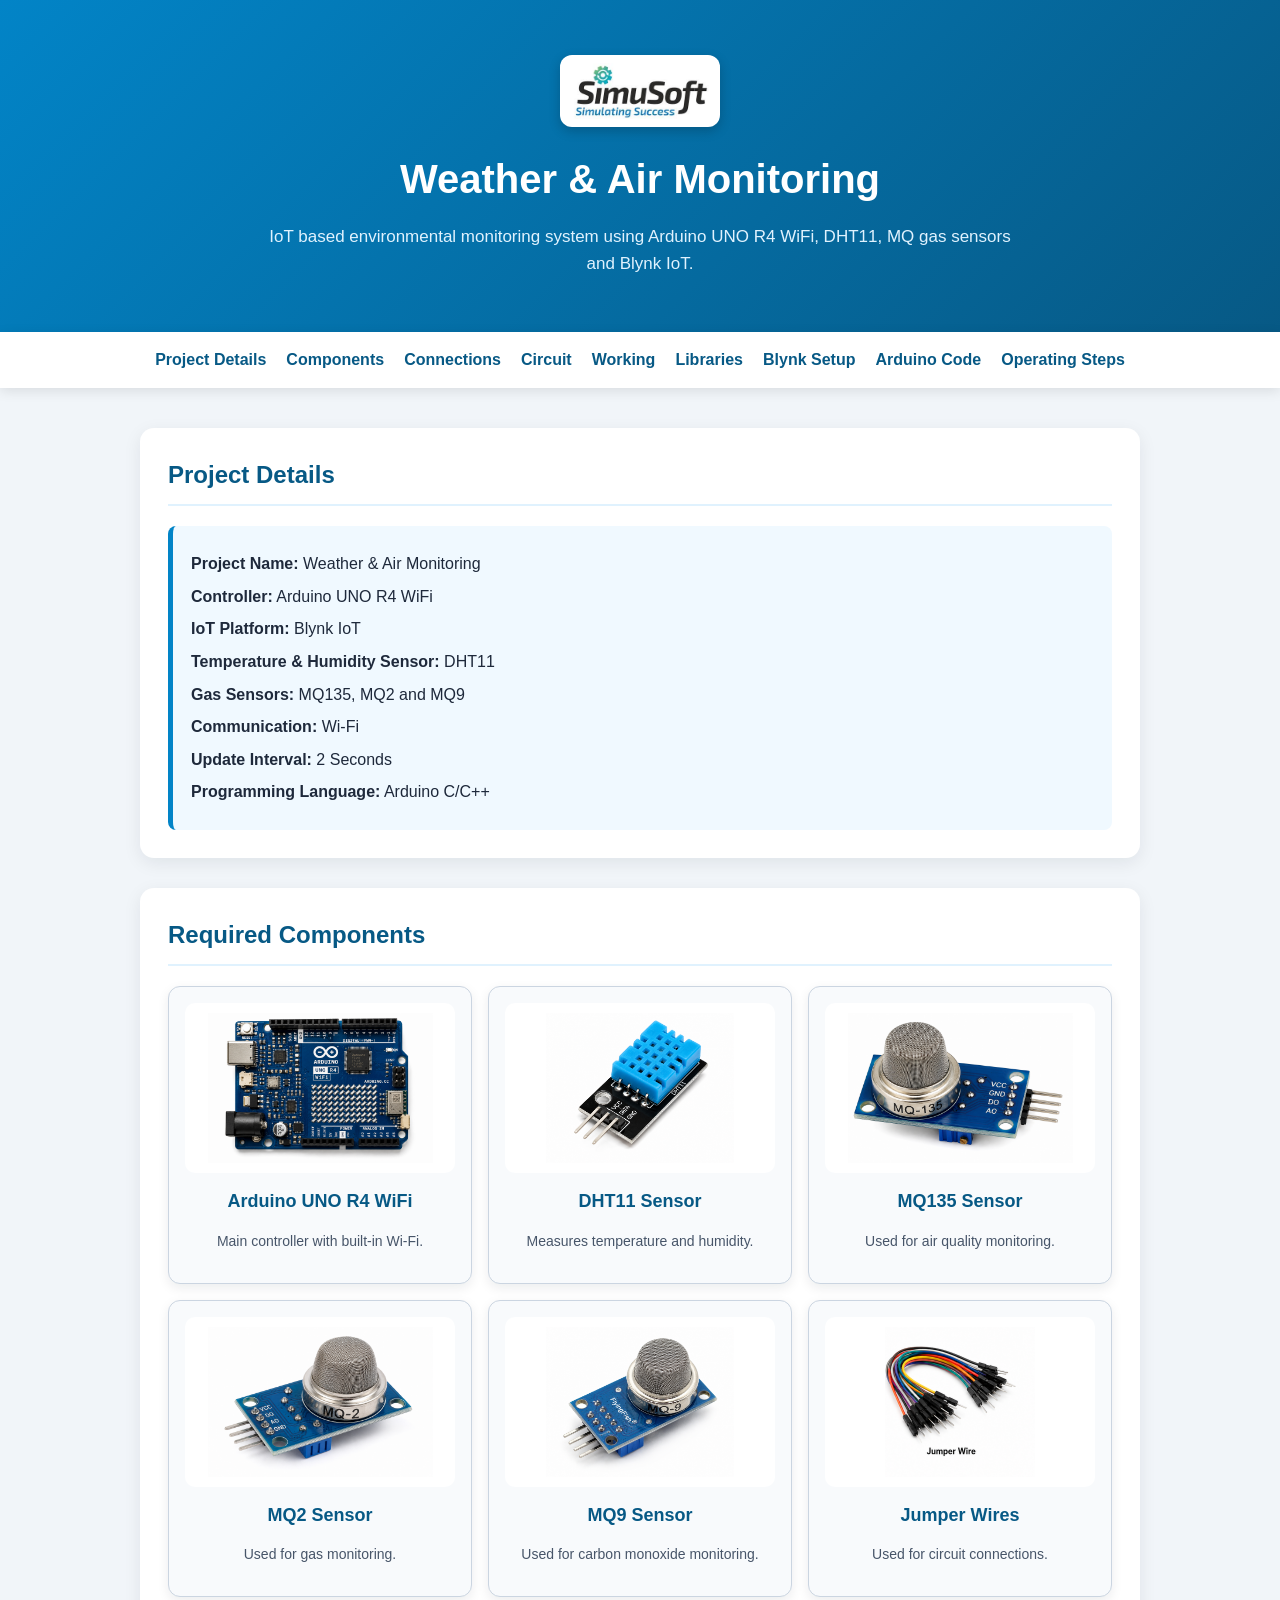
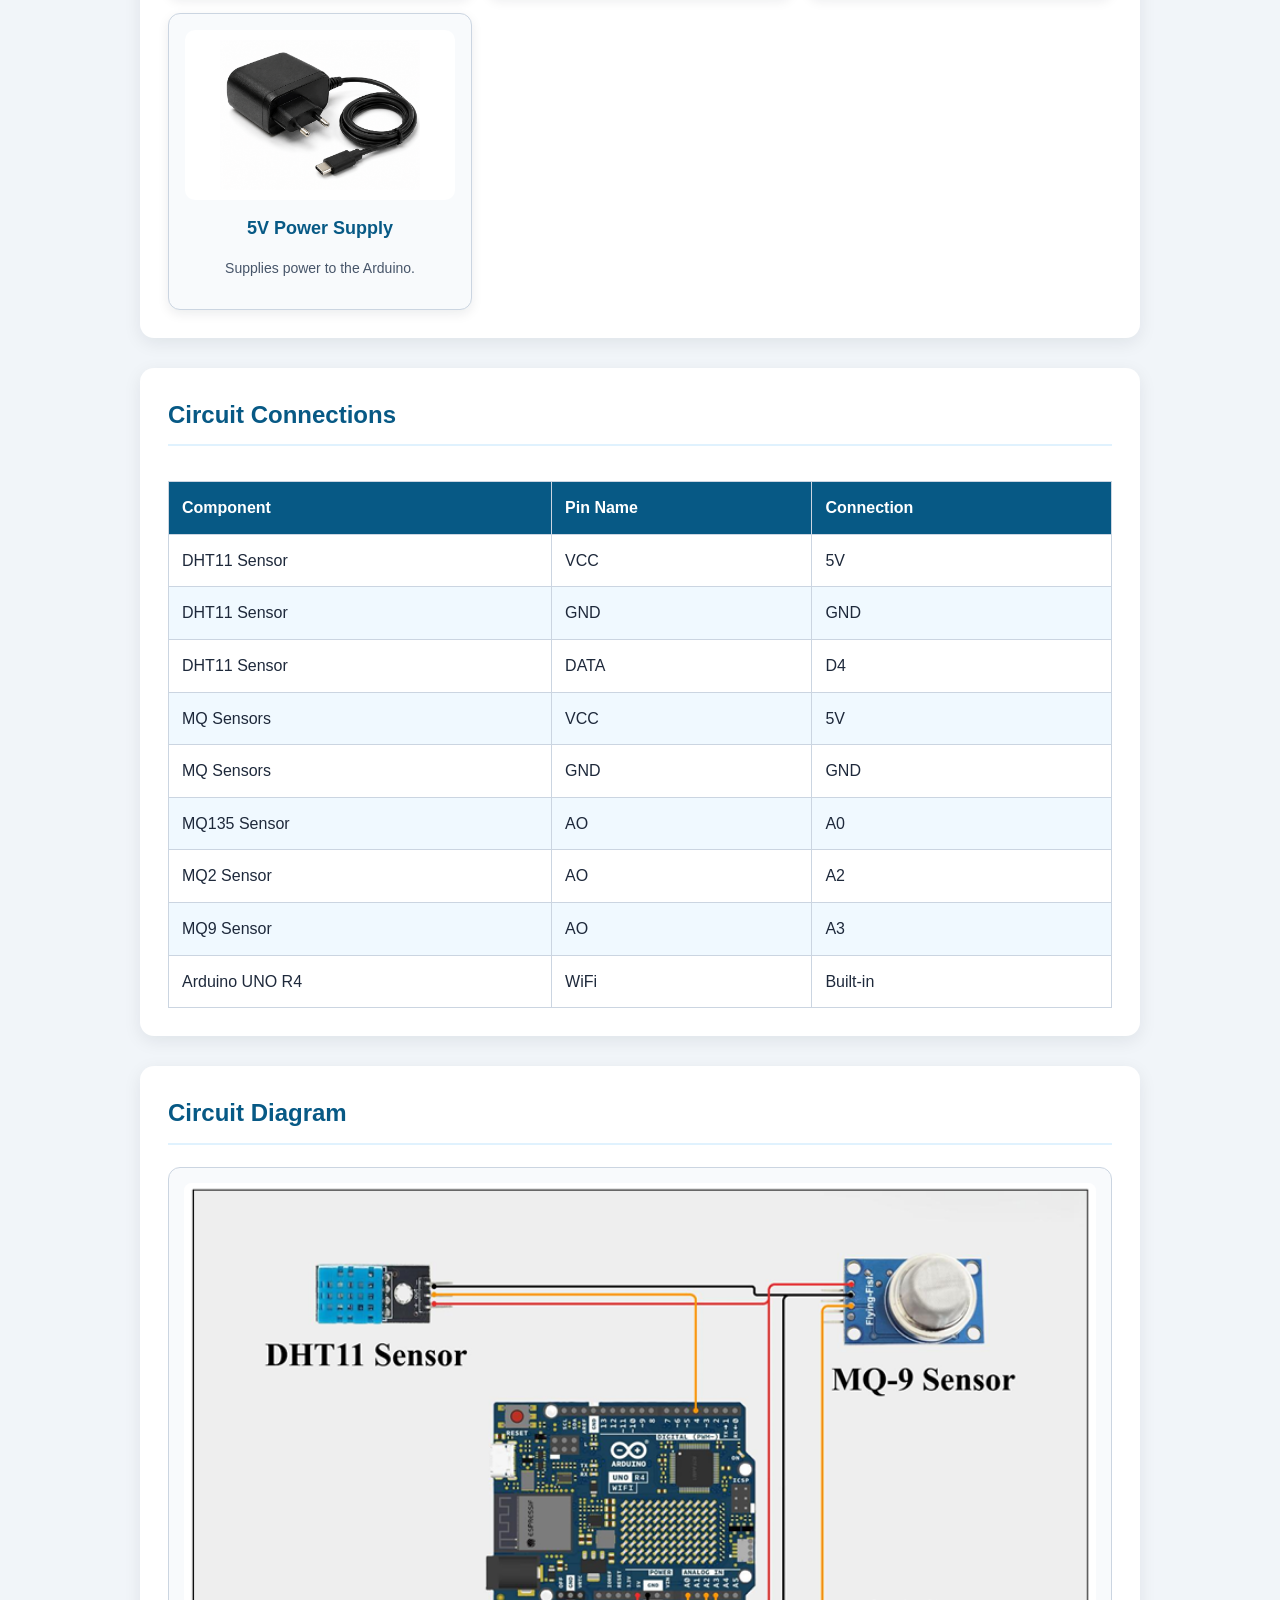
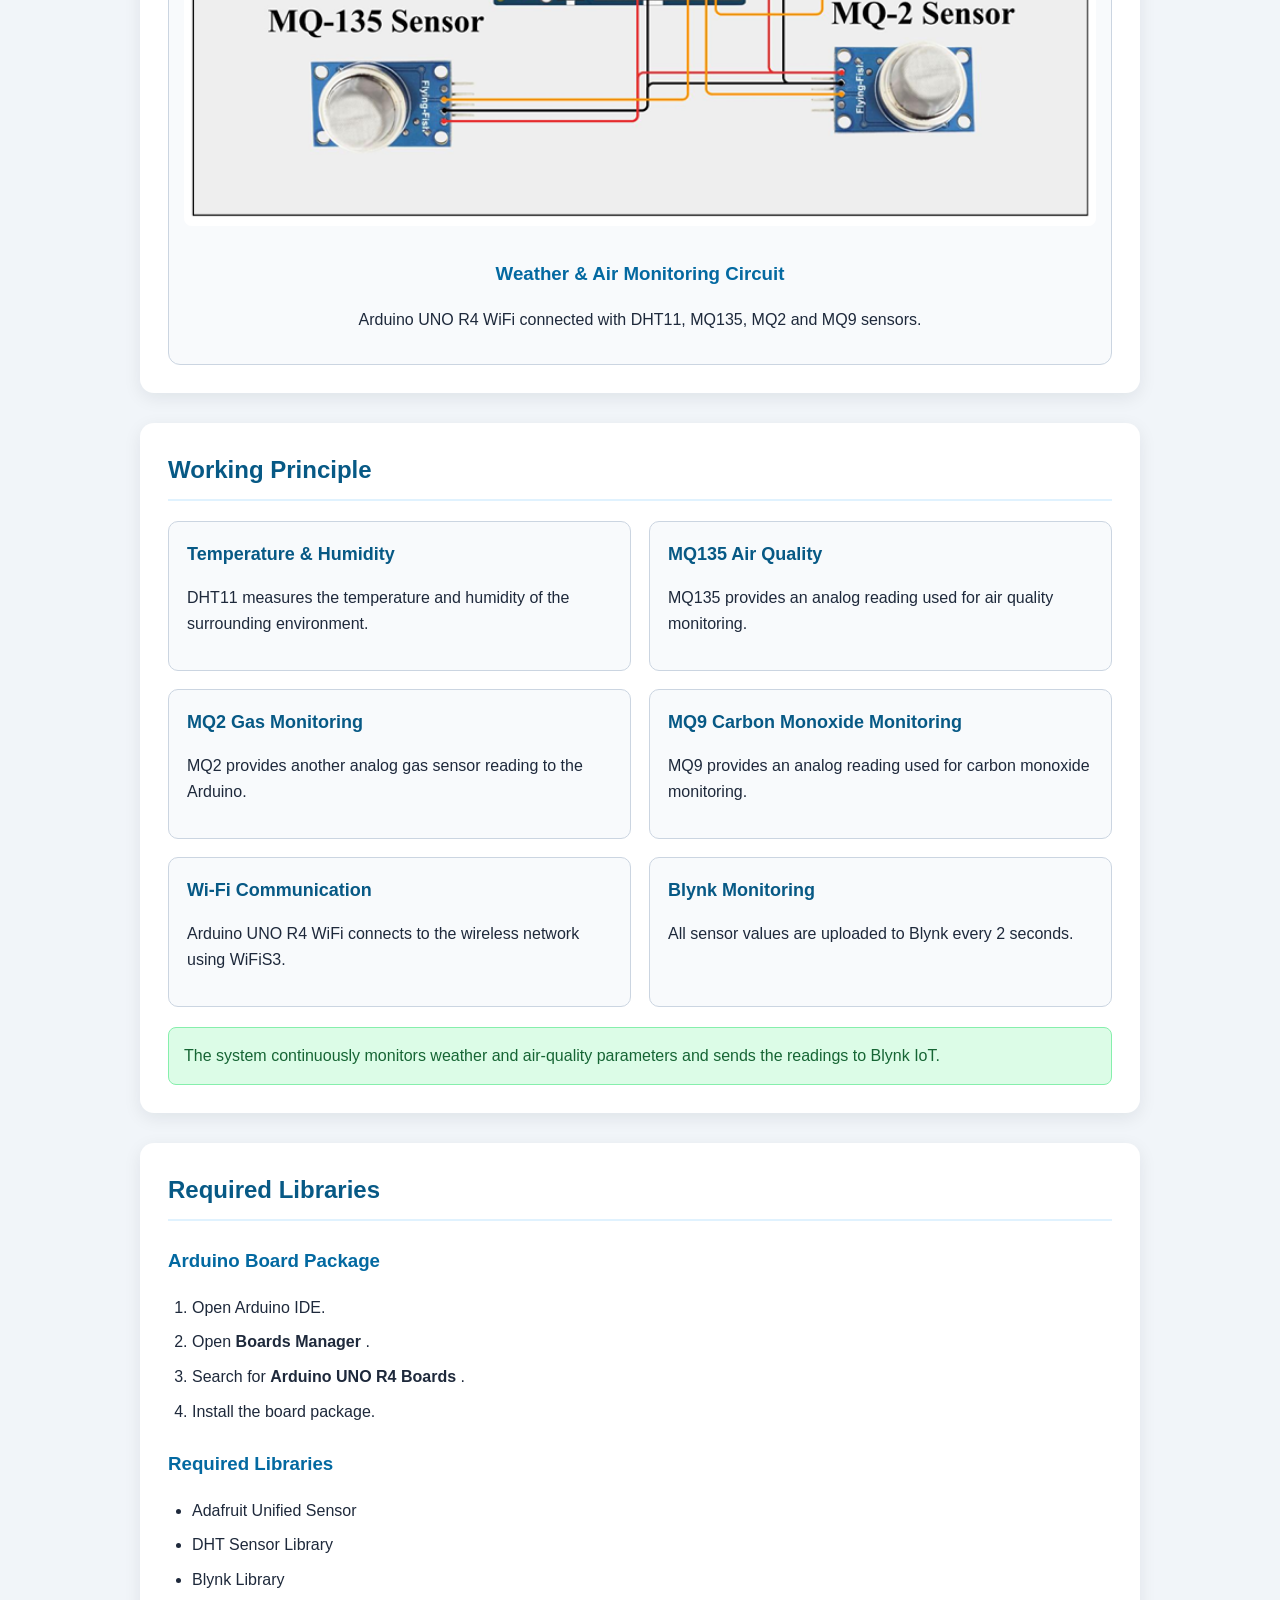
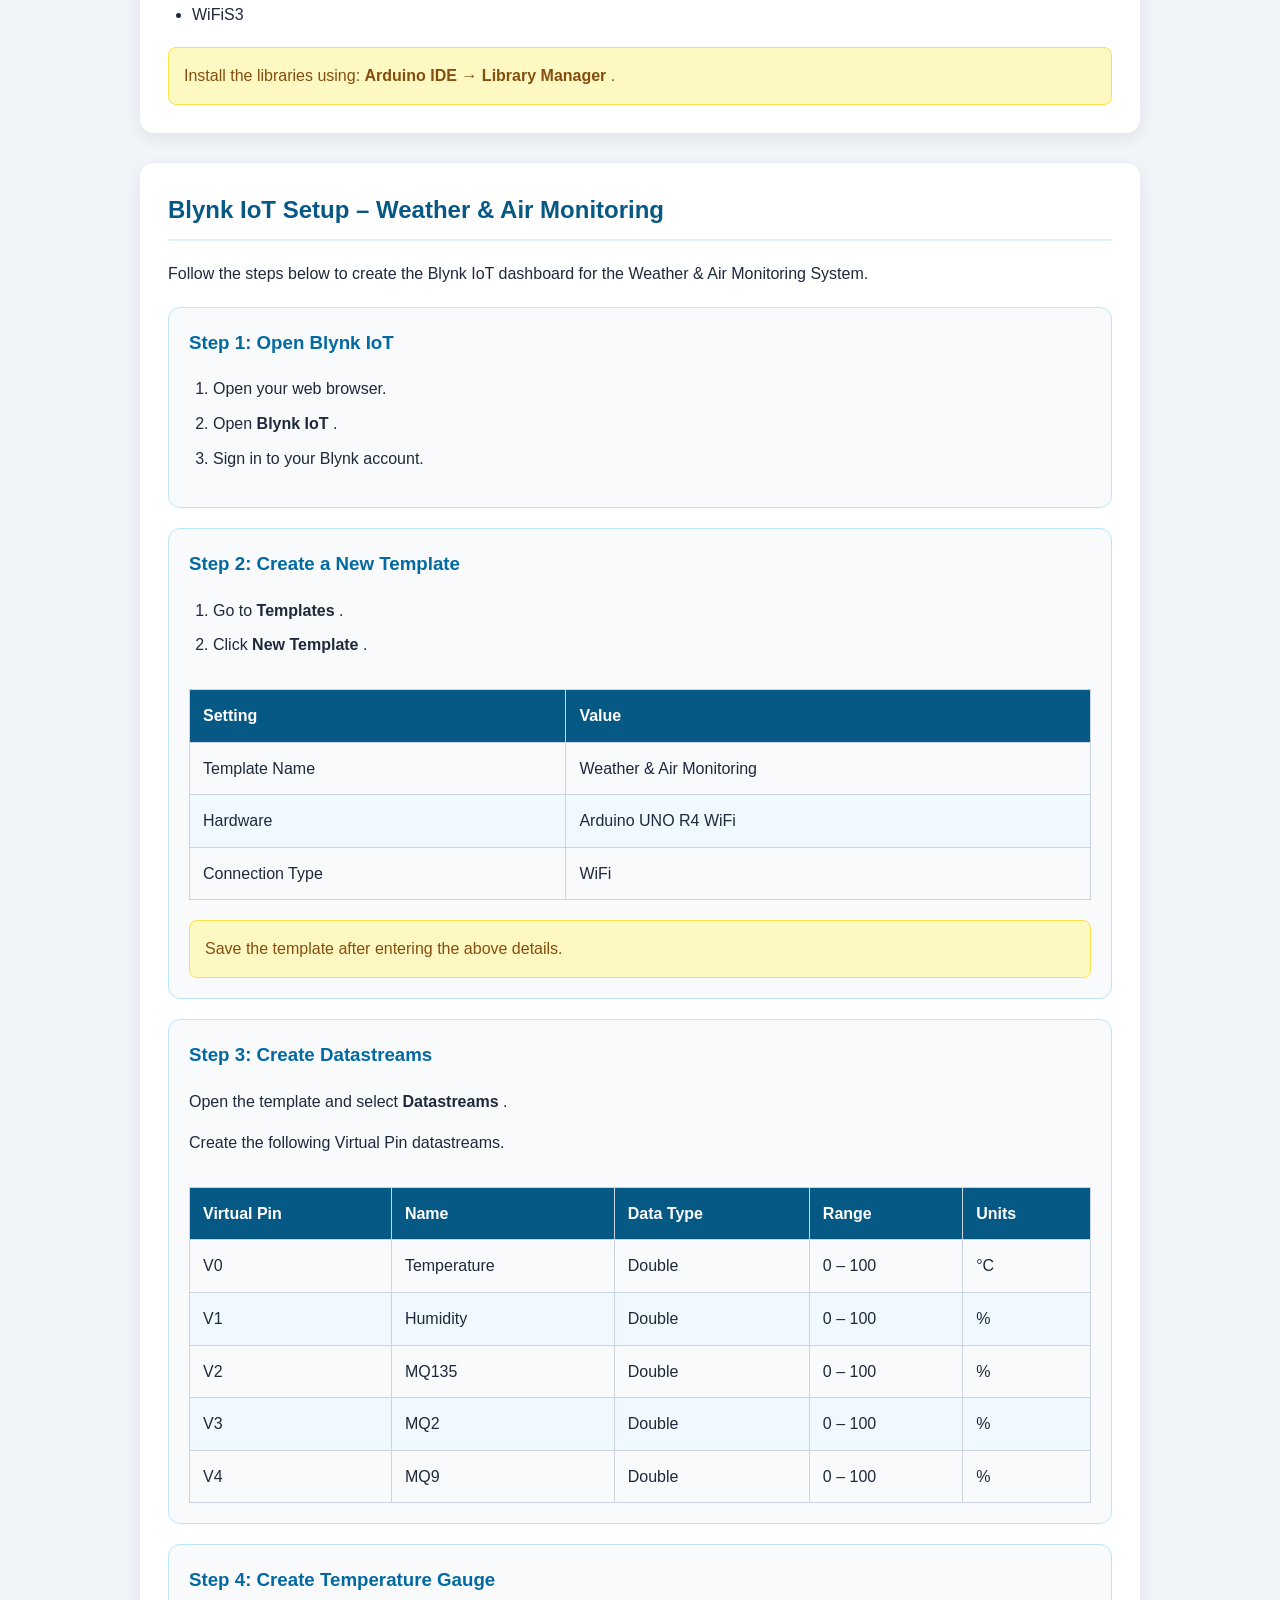
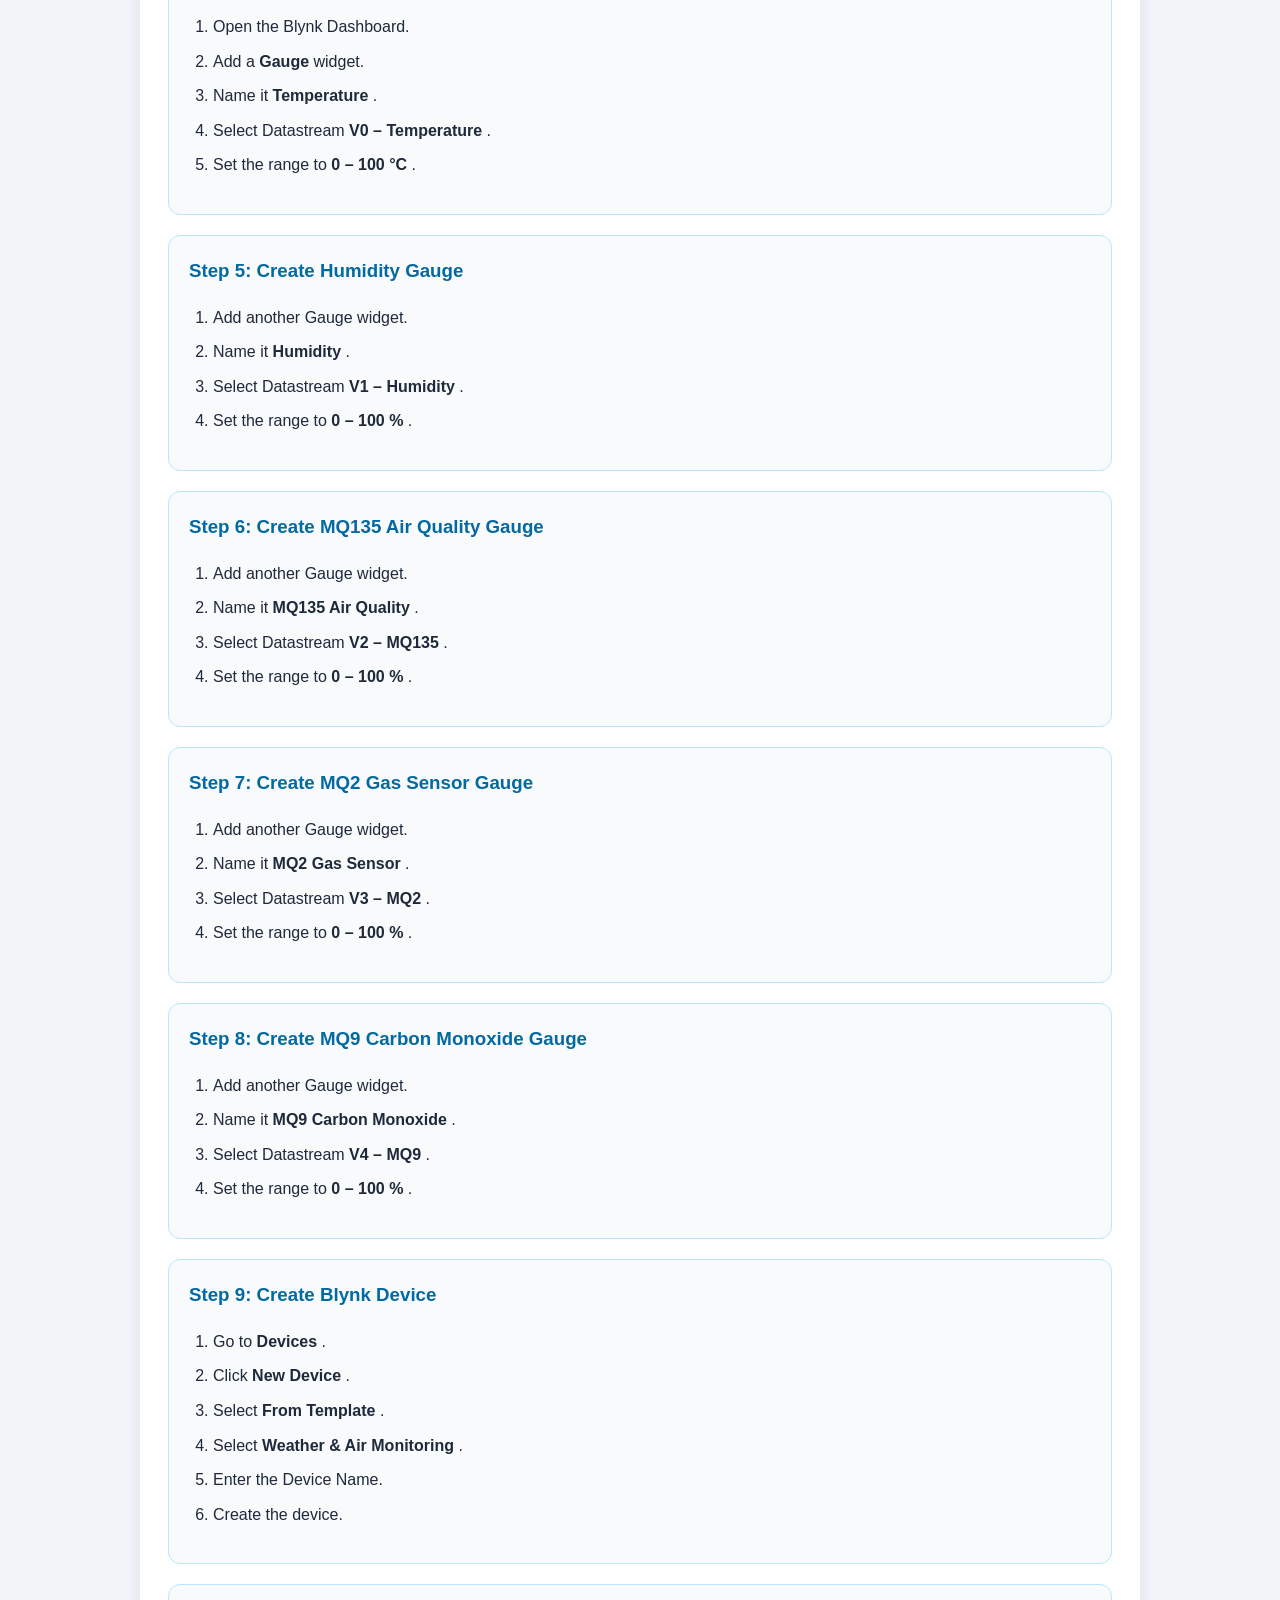
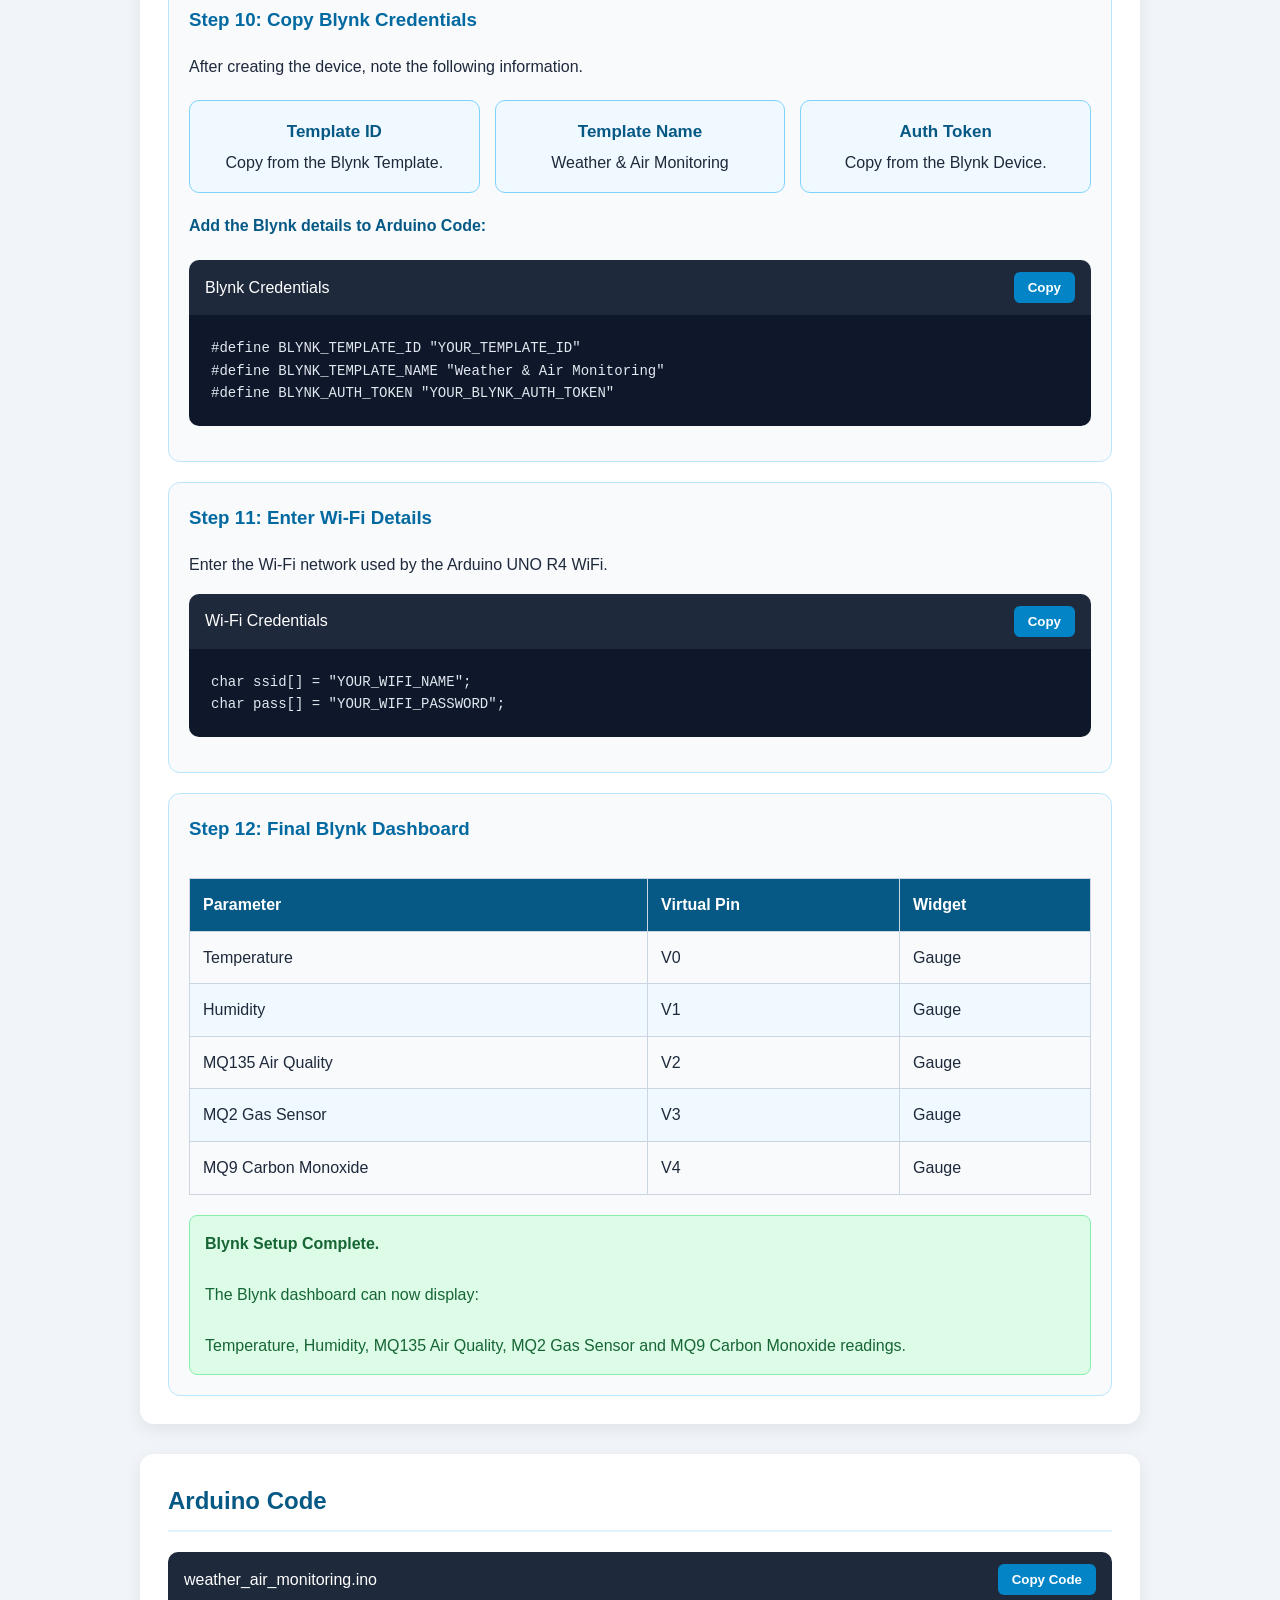
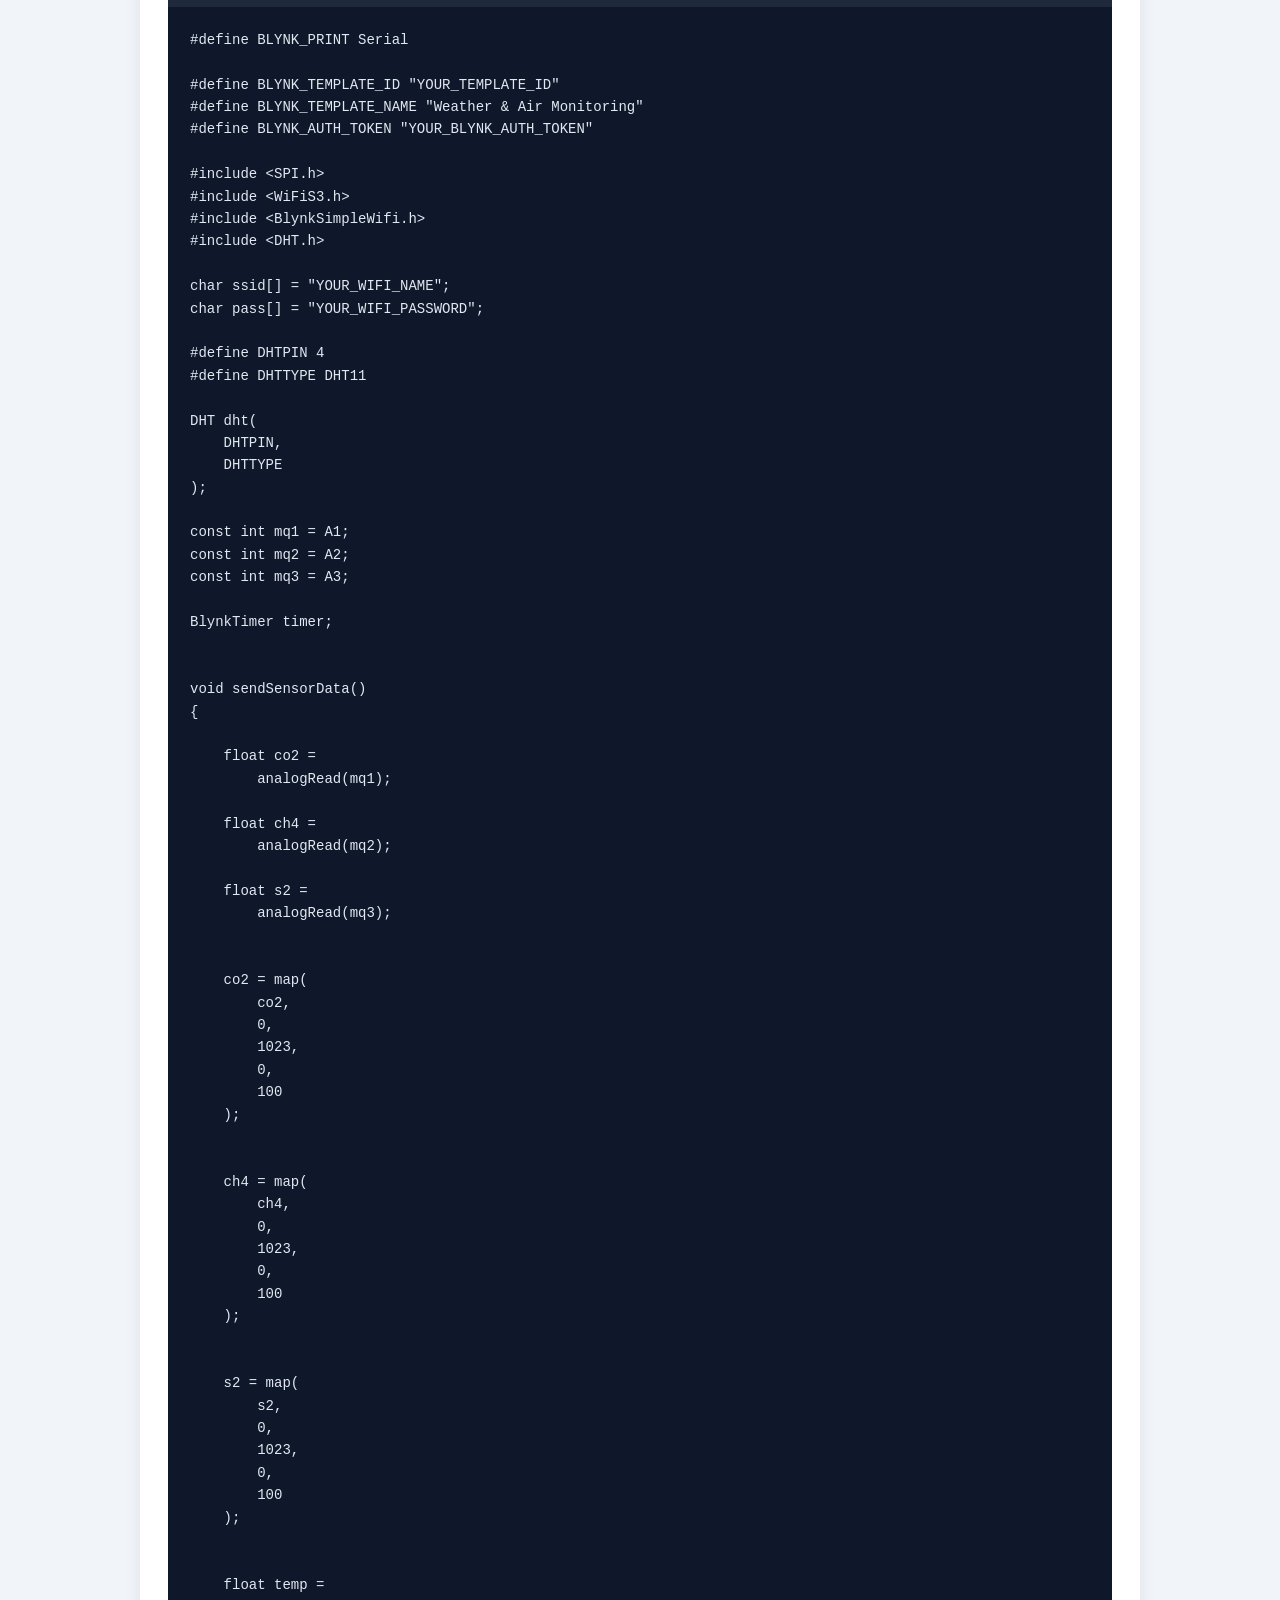
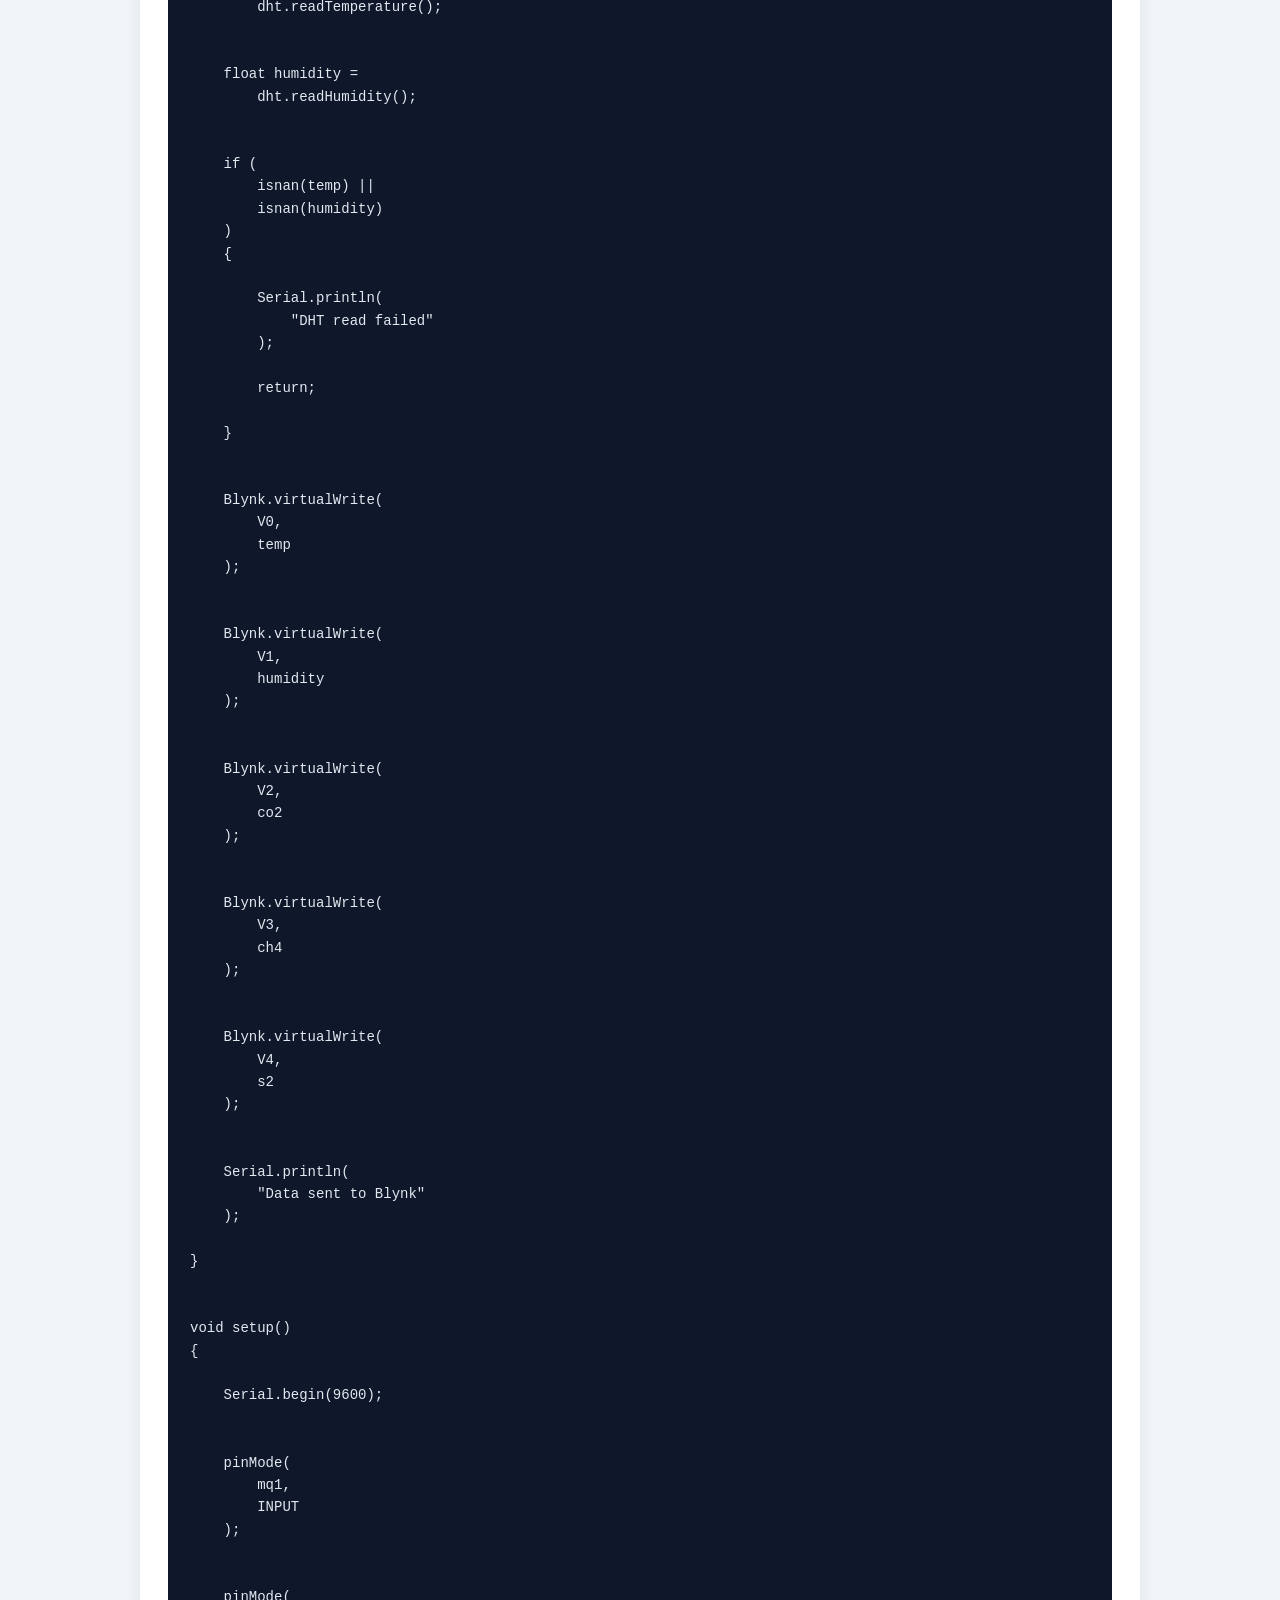
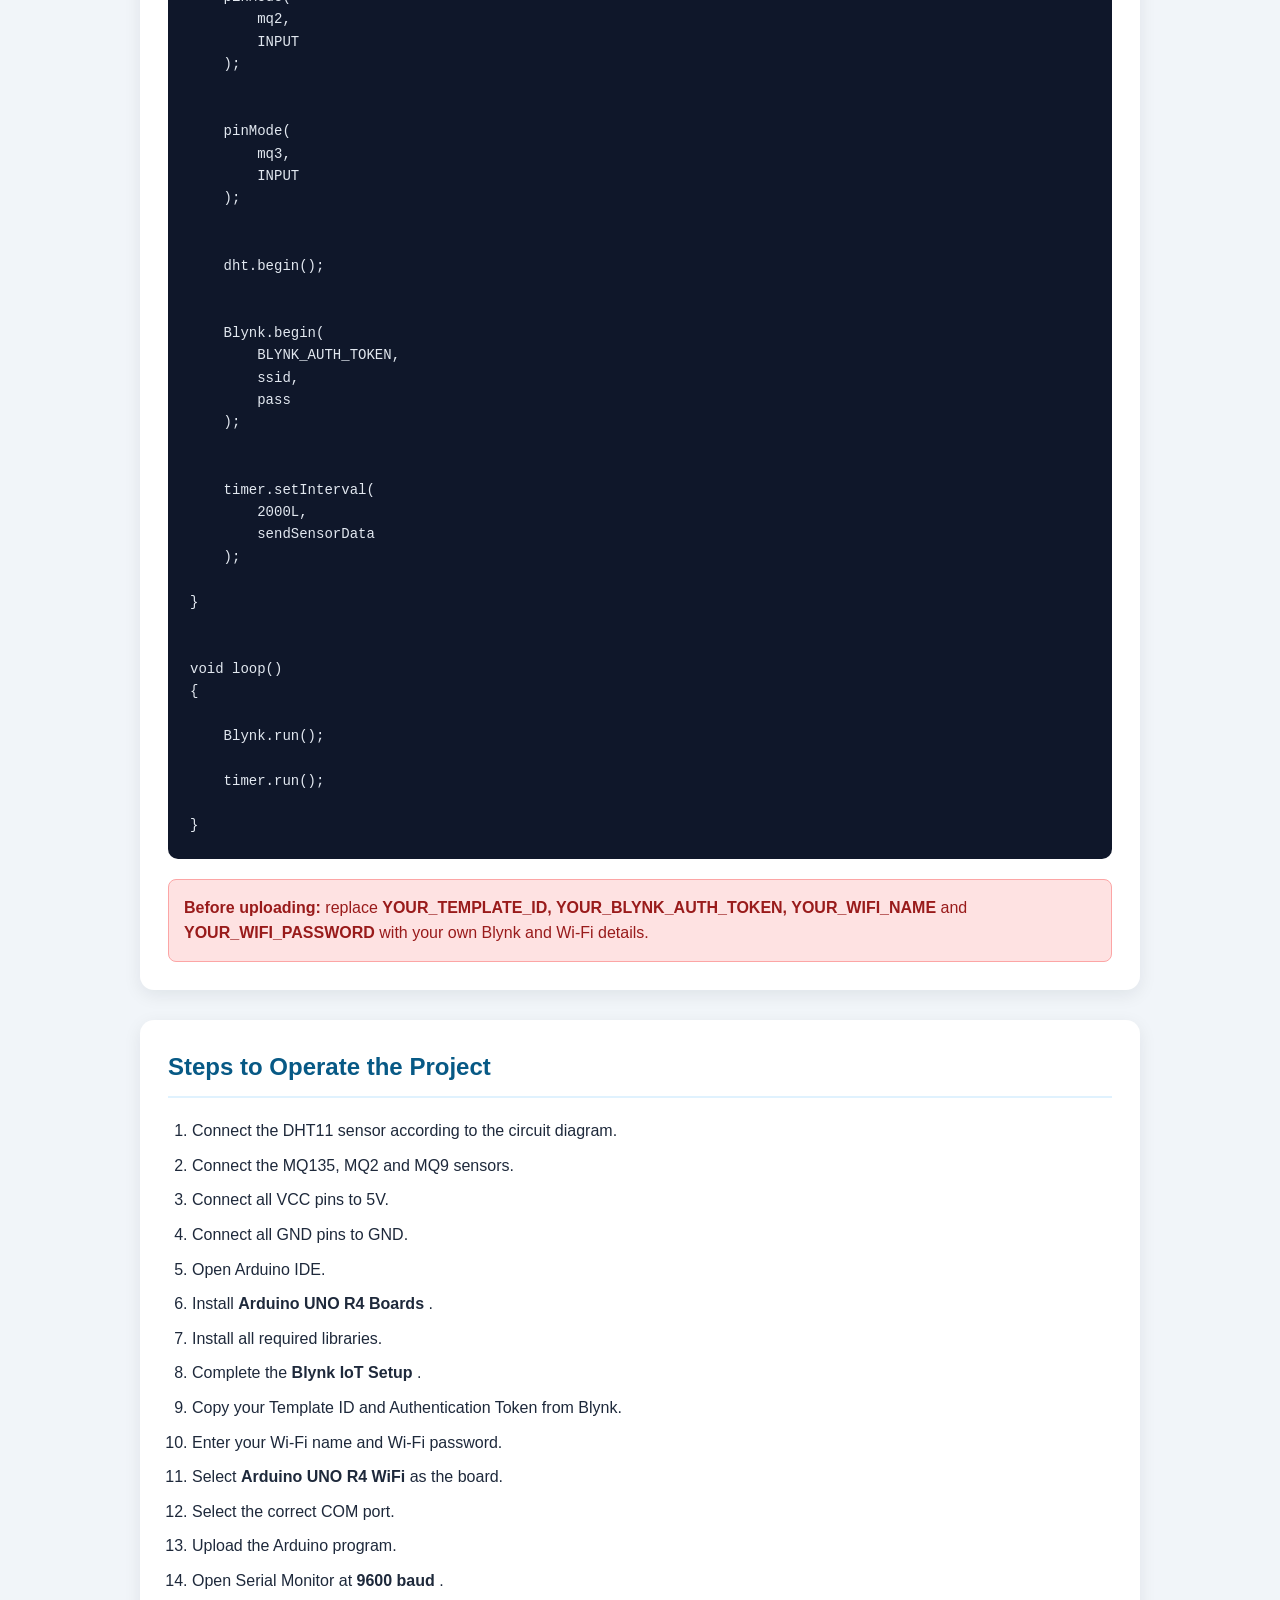
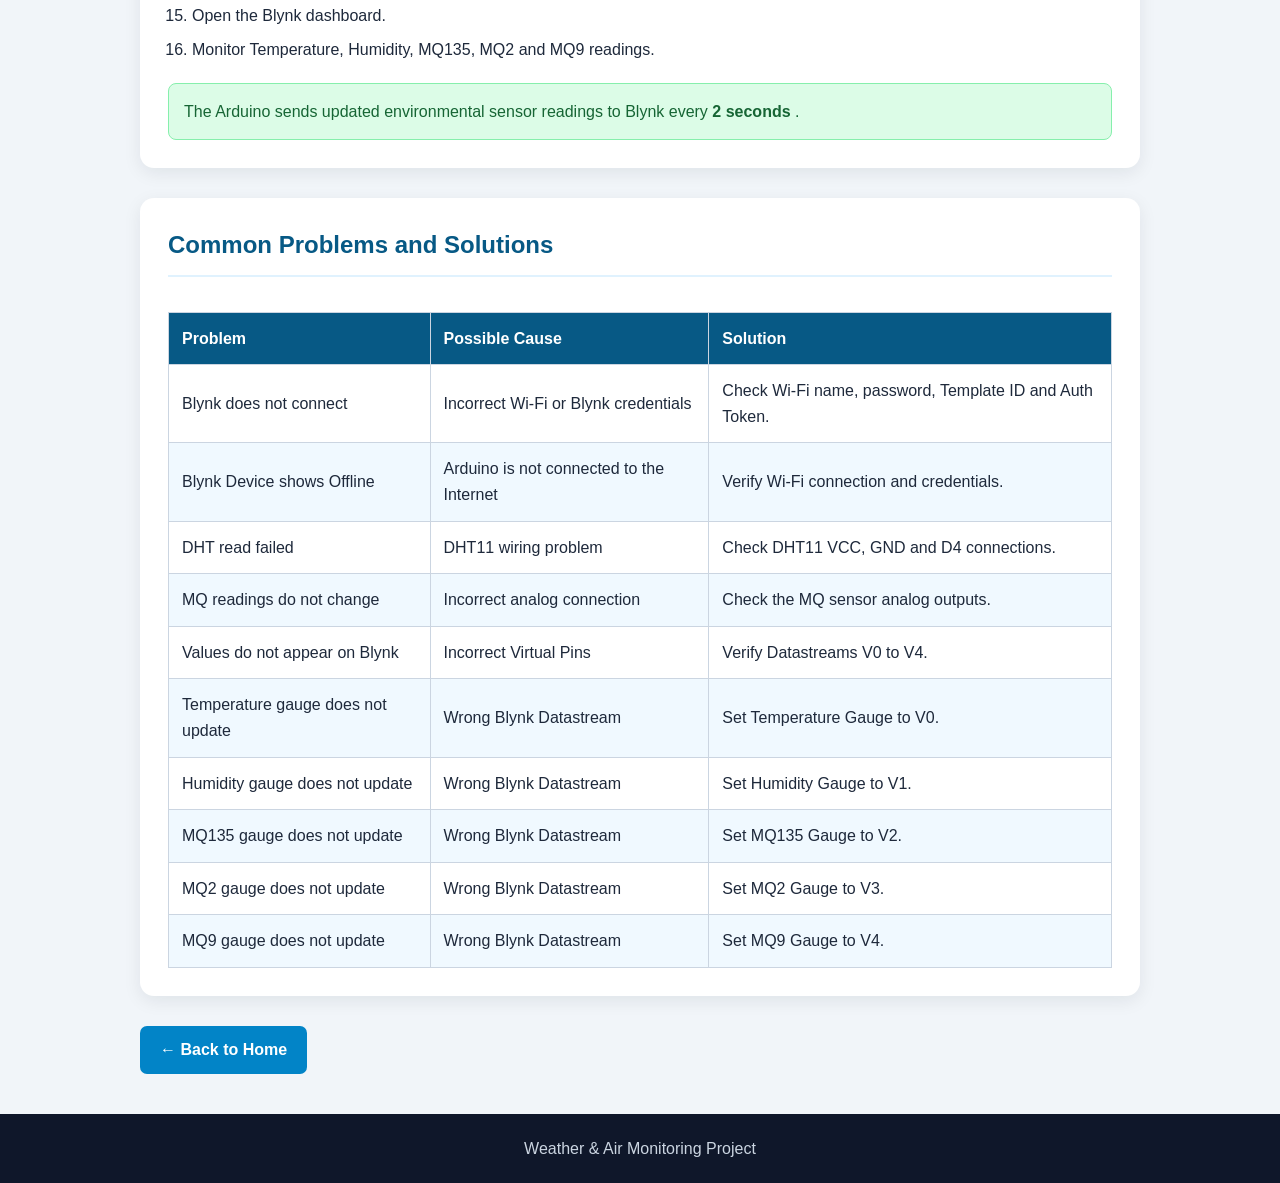
<file: Weather & Air Monitoring/index.html>
<!DOCTYPE html>
<html lang="en">

<head>
    <meta charset="UTF-8">

    <meta
        name="viewport"
        content="width=device-width, initial-scale=1.0"
    >

    <title>Weather & Air Monitoring</title>

    <style>

        * {
            box-sizing: border-box;
        }

        html {
            scroll-behavior: smooth;
        }

        body {
            margin: 0;
            font-family: Arial, sans-serif;
            color: #1e293b;
            background: #f1f5f9;
            line-height: 1.6;
        }

        header {
            padding: 55px 20px;
            text-align: center;
            color: white;
            background: linear-gradient(
                135deg,
                #0284c7,
                #075985
            );
        }

        header h1 {
            margin: 0 0 12px;
            font-size: 40px;
        }

        header p {
            max-width: 760px;
            margin: auto;
            color: #e0f2fe;
            font-size: 17px;
        }

        .logo {
            display: flex;
            justify-content: center;
            align-items: center;
            margin-bottom: 20px;
        }

        .logo img {
            width: 160px;
            height: auto;
            padding: 8px;
            object-fit: contain;
            background: white;
            border-radius: 12px;
            box-shadow:
                0 4px 12px
                rgba(0, 0, 0, 0.2);
        }

        nav {
            position: sticky;
            top: 0;
            z-index: 100;

            display: flex;
            justify-content: center;
            gap: 20px;
            flex-wrap: wrap;

            padding: 15px;
            background: white;

            box-shadow:
                0 3px 12px
                rgba(0, 0, 0, 0.1);
        }

        nav a {
            color: #075985;
            text-decoration: none;
            font-weight: bold;
        }

        nav a:hover {
            color: #0284c7;
        }

        .container {
            width: 90%;
            max-width: 1000px;
            margin: auto;
            padding: 40px 0;
        }

        .section {
            margin-bottom: 30px;
            padding: 28px;

            background: white;
            border-radius: 14px;

            box-shadow:
                0 5px 18px
                rgba(15, 23, 42, 0.08);

            animation:
                fadeUp 0.8s ease;
        }

        .section h2 {
            margin-top: 0;
            padding-bottom: 10px;

            color: #075985;

            border-bottom:
                2px solid #e0f2fe;
        }

        .section h3 {
            margin-top: 25px;
            color: #0369a1;
        }

        .section h4 {
            margin-top: 20px;
            color: #075985;
        }

        .project-info {
            padding: 18px;

            background: #f0f9ff;

            border-left:
                5px solid #0284c7;

            border-radius: 8px;
        }

        .project-info p {
            margin: 7px 0;
        }

        .requirements-grid {
            display: grid;

            grid-template-columns:
                repeat(3, 1fr);

            gap: 16px;
            margin-top: 20px;
        }

        .requirement-card {
            padding: 16px;
            text-align: center;
            overflow: hidden;

            background: #f8fafc;

            border:
                1px solid #cbd5e1;

            border-radius: 12px;

            box-shadow:
                0 4px 12px
                rgba(15, 23, 42, 0.08);

            transition:
                transform 0.3s ease,
                box-shadow 0.3s ease;
        }

        .requirement-card:hover {
            transform:
                translateY(-6px);

            box-shadow:
                0 10px 22px
                rgba(2, 132, 199, 0.18);
        }

        .requirement-card span {
            width: 100%;
            height: 170px;

            display: flex;
            justify-content: center;
            align-items: center;

            margin-bottom: 14px;
            padding: 10px;

            background: white;
            border-radius: 10px;
        }

        .requirement-card span img {
            width: 100%;
            height: 100%;

            object-fit: contain;

            transition:
                transform 0.3s ease;
        }

        .requirement-card:hover span img {
            transform: scale(1.08);
        }

        .requirement-card strong {
            display: block;

            color: #075985;
            font-size: 18px;
        }

        .requirement-card p {
            color: #475569;
            font-size: 14px;
        }

        ul,
        ol {
            padding-left: 24px;
        }

        li {
            margin-bottom: 9px;
        }

        .table-wrapper {
            overflow-x: auto;
        }

        table {
            width: 100%;
            min-width: 600px;

            margin-top: 15px;

            border-collapse: collapse;
        }

        th,
        td {
            padding: 13px;
            text-align: left;

            border:
                1px solid #cbd5e1;
        }

        th {
            color: white;
            background: #075985;
        }

        tr:nth-child(even) {
            background: #f0f9ff;
        }

        .circuit-image-card {
            margin-top: 22px;
            padding: 15px;

            text-align: center;

            background: #f8fafc;

            border:
                1px solid #cbd5e1;

            border-radius: 12px;
        }

        .circuit-image-card img {
            width: 100%;
            max-height: 650px;

            object-fit: contain;

            background: white;
            border-radius: 8px;
        }

        .sensor-grid {
            display: grid;

            grid-template-columns:
                repeat(2, 1fr);

            gap: 18px;
            margin-top: 20px;
        }

        .sensor-card {
            padding: 18px;

            background: #f8fafc;

            border:
                1px solid #cbd5e1;

            border-radius: 10px;
        }

        .sensor-card strong {
            display: block;
            margin-bottom: 7px;

            color: #075985;
            font-size: 18px;
        }

        .blynk-step {
            margin-top: 20px;
            padding: 20px;

            background: #f8fafc;

            border:
                1px solid #bae6fd;

            border-radius: 12px;
        }

        .blynk-step h3 {
            margin-top: 0;
        }

        .blynk-summary {
            display: grid;

            grid-template-columns:
                repeat(3, 1fr);

            gap: 15px;
            margin-top: 20px;
        }

        .blynk-summary-card {
            padding: 17px;
            text-align: center;

            background: #f0f9ff;

            border:
                1px solid #7dd3fc;

            border-radius: 10px;
        }

        .blynk-summary-card strong {
            display: block;
            margin-bottom: 5px;

            color: #075985;
            font-size: 17px;
        }

        .code-header {
            display: flex;

            justify-content:
                space-between;

            align-items: center;
            gap: 15px;

            padding: 12px 16px;

            color: white;
            background: #1e293b;

            border-radius:
                10px 10px 0 0;
        }

        .copy-button {
            padding: 8px 14px;

            color: white;
            background: #0284c7;

            border: none;
            border-radius: 6px;

            cursor: pointer;
            font-weight: bold;
        }

        .copy-button:hover {
            background: #0369a1;
        }

        pre {
            margin: 0 0 15px;
            padding: 22px;

            overflow-x: auto;

            color: #e2e8f0;
            background: #0f172a;

            border-radius:
                0 0 10px 10px;

            font-family:
                Consolas,
                monospace;

            font-size: 14px;
            line-height: 1.6;
        }

        .note {
            margin-top: 20px;
            padding: 15px;

            color: #854d0e;
            background: #fef9c3;

            border:
                1px solid #fde047;

            border-radius: 8px;
        }

        .success-note {
            margin-top: 20px;
            padding: 15px;

            color: #166534;
            background: #dcfce7;

            border:
                1px solid #86efac;

            border-radius: 8px;
        }

        .warning {
            margin-top: 20px;
            padding: 15px;

            color: #991b1b;
            background: #fee2e2;

            border:
                1px solid #fca5a5;

            border-radius: 8px;
        }

        .back-button {
            display: inline-block;

            padding: 11px 20px;

            color: white;
            background: #0284c7;

            text-decoration: none;

            border-radius: 7px;

            font-weight: bold;
        }

        .back-button:hover {
            background: #075985;
        }

        footer {
            padding: 22px;
            text-align: center;

            color: #cbd5e1;
            background: #0f172a;
        }

        @keyframes fadeUp {

            from {
                opacity: 0;
                transform:
                    translateY(25px);
            }

            to {
                opacity: 1;
                transform:
                    translateY(0);
            }

        }

        @media (max-width: 800px) {

            .requirements-grid {
                grid-template-columns:
                    repeat(2, 1fr);
            }

            .blynk-summary {
                grid-template-columns:
                    repeat(2, 1fr);
            }

            header h1 {
                font-size: 32px;
            }

        }

        @media (max-width: 600px) {

            .requirements-grid,
            .sensor-grid,
            .blynk-summary {
                grid-template-columns: 1fr;
            }

            .section {
                padding: 20px;
            }

            header h1 {
                font-size: 27px;
            }

            nav {
                gap: 12px;
                font-size: 14px;
            }

        }

    </style>
</head>


<body>


<header>

    <div class="logo">

        <img
            src="Simusoft logo.jpeg"
            alt="Simusoft Technology Logo"
        >

    </div>


    <h1>
        Weather & Air Monitoring
    </h1>


    <p>
        IoT based environmental monitoring system
        using Arduino UNO R4 WiFi, DHT11,
        MQ gas sensors and Blynk IoT.
    </p>

</header>



<nav>

    <a href="#details">
        Project Details
    </a>

    <a href="#requirements">
        Components
    </a>

    <a href="#connections">
        Connections
    </a>

    <a href="#circuit">
        Circuit
    </a>

    <a href="#working">
        Working
    </a>

    <a href="#libraries">
        Libraries
    </a>

    <a href="#blynksetup">
        Blynk Setup
    </a>

    <a href="#code">
        Arduino Code
    </a>

    <a href="#steps">
        Operating Steps
    </a>

</nav>



<main class="container">


<!-- Project Details -->

<section
    class="section"
    id="details"
>

    <h2>
        Project Details
    </h2>


    <div class="project-info">

        <p>
            <strong>Project Name:</strong>
            Weather & Air Monitoring
        </p>

        <p>
            <strong>Controller:</strong>
            Arduino UNO R4 WiFi
        </p>

        <p>
            <strong>IoT Platform:</strong>
            Blynk IoT
        </p>

        <p>
            <strong>
                Temperature & Humidity Sensor:
            </strong>
            DHT11
        </p>

        <p>
            <strong>Gas Sensors:</strong>
            MQ135, MQ2 and MQ9
        </p>

        <p>
            <strong>Communication:</strong>
            Wi-Fi
        </p>

        <p>
            <strong>Update Interval:</strong>
            2 Seconds
        </p>

        <p>
            <strong>Programming Language:</strong>
            Arduino C/C++
        </p>

    </div>

</section>



<!-- Components -->

<section
    class="section"
    id="requirements"
>

    <h2>
        Required Components
    </h2>


    <div class="requirements-grid">


        <div class="requirement-card">

            <span>
                <img
                    src="Arduino r4.png"
                    alt="Arduino UNO R4 WiFi"
                >
            </span>

            <strong>
                Arduino UNO R4 WiFi
            </strong>

            <p>
                Main controller with built-in Wi-Fi.
            </p>

        </div>



        <div class="requirement-card">

            <span>
                <img
                    src="DHT11.png"
                    alt="DHT11 Sensor"
                >
            </span>

            <strong>
                DHT11 Sensor
            </strong>

            <p>
                Measures temperature and humidity.
            </p>

        </div>



        <div class="requirement-card">

            <span>
                <img
                    src="MQ135 sensor.png"
                    alt="MQ135 Sensor"
                >
            </span>

            <strong>
                MQ135 Sensor
            </strong>

            <p>
                Used for air quality monitoring.
            </p>

        </div>



        <div class="requirement-card">

            <span>
                <img
                    src="MQ2 sensor.png"
                    alt="MQ2 Sensor"
                >
            </span>

            <strong>
                MQ2 Sensor
            </strong>

            <p>
                Used for gas monitoring.
            </p>

        </div>



        <div class="requirement-card">

            <span>
                <img
                    src="MQ9 sensor.png"
                    alt="MQ9 Sensor"
                >
            </span>

            <strong>
                MQ9 Sensor
            </strong>

            <p>
                Used for carbon monoxide monitoring.
            </p>

        </div>



        <div class="requirement-card">

            <span>
                <img
                    src="Jumper Wires.png"
                    alt="Jumper Wires"
                >
            </span>

            <strong>
                Jumper Wires
            </strong>

            <p>
                Used for circuit connections.
            </p>

        </div>



        <div class="requirement-card">

            <span>
                <img
                    src="5V Power Supply.png"
                    alt="5V Power Supply"
                >
            </span>

            <strong>
                5V Power Supply
            </strong>

            <p>
                Supplies power to the Arduino.
            </p>

        </div>


    </div>

</section>



<!-- Connections -->

<section
    class="section"
    id="connections"
>

    <h2>
        Circuit Connections
    </h2>


    <div class="table-wrapper">

        <table>

            <thead>

                <tr>
                    <th>Component</th>
                    <th>Pin Name</th>
                    <th>Connection</th>
                </tr>

            </thead>


            <tbody>

                <tr>
                    <td>DHT11 Sensor</td>
                    <td>VCC</td>
                    <td>5V</td>
                </tr>

                <tr>
                    <td>DHT11 Sensor</td>
                    <td>GND</td>
                    <td>GND</td>
                </tr>

                <tr>
                    <td>DHT11 Sensor</td>
                    <td>DATA</td>
                    <td>D4</td>
                </tr>

                <tr>
                    <td>MQ Sensors</td>
                    <td>VCC</td>
                    <td>5V</td>
                </tr>

                <tr>
                    <td>MQ Sensors</td>
                    <td>GND</td>
                    <td>GND</td>
                </tr>

                <tr>
                    <td>MQ135 Sensor</td>
                    <td>AO</td>
                    <td>A0</td>
                </tr>

                <tr>
                    <td>MQ2 Sensor</td>
                    <td>AO</td>
                    <td>A2</td>
                </tr>

                <tr>
                    <td>MQ9 Sensor</td>
                    <td>AO</td>
                    <td>A3</td>
                </tr>

                <tr>
                    <td>Arduino UNO R4</td>
                    <td>WiFi</td>
                    <td>Built-in</td>
                </tr>

            </tbody>

        </table>

    </div>

</section>



<!-- Circuit -->

<section
    class="section"
    id="circuit"
>

    <h2>
        Circuit Diagram
    </h2>


    <div class="circuit-image-card">

        <img
            src="Weather Air Monitoring.png"
            alt="Weather and Air Monitoring Circuit Diagram"
        >


        <h3>
            Weather & Air Monitoring Circuit
        </h3>


        <p>
            Arduino UNO R4 WiFi connected with
            DHT11, MQ135, MQ2 and MQ9 sensors.
        </p>

    </div>

</section>



<!-- Working -->

<section
    class="section"
    id="working"
>

    <h2>
        Working Principle
    </h2>


    <div class="sensor-grid">


        <div class="sensor-card">

            <strong>
                Temperature & Humidity
            </strong>

            <p>
                DHT11 measures the temperature
                and humidity of the surrounding environment.
            </p>

        </div>



        <div class="sensor-card">

            <strong>
                MQ135 Air Quality
            </strong>

            <p>
                MQ135 provides an analog reading
                used for air quality monitoring.
            </p>

        </div>



        <div class="sensor-card">

            <strong>
                MQ2 Gas Monitoring
            </strong>

            <p>
                MQ2 provides another analog gas
                sensor reading to the Arduino.
            </p>

        </div>



        <div class="sensor-card">

            <strong>
                MQ9 Carbon Monoxide Monitoring
            </strong>

            <p>
                MQ9 provides an analog reading
                used for carbon monoxide monitoring.
            </p>

        </div>



        <div class="sensor-card">

            <strong>
                Wi-Fi Communication
            </strong>

            <p>
                Arduino UNO R4 WiFi connects to
                the wireless network using WiFiS3.
            </p>

        </div>



        <div class="sensor-card">

            <strong>
                Blynk Monitoring
            </strong>

            <p>
                All sensor values are uploaded
                to Blynk every 2 seconds.
            </p>

        </div>


    </div>


    <div class="success-note">

        The system continuously monitors
        weather and air-quality parameters
        and sends the readings to Blynk IoT.

    </div>

</section>



<!-- Libraries -->

<section
    class="section"
    id="libraries"
>

    <h2>
        Required Libraries
    </h2>


    <h3>
        Arduino Board Package
    </h3>


    <ol>

        <li>
            Open Arduino IDE.
        </li>

        <li>
            Open
            <strong>
                Boards Manager
            </strong>.
        </li>

        <li>
            Search for
            <strong>
                Arduino UNO R4 Boards
            </strong>.
        </li>

        <li>
            Install the board package.
        </li>

    </ol>


    <h3>
        Required Libraries
    </h3>


    <ul>

        <li>
            Adafruit Unified Sensor
        </li>

        <li>
            DHT Sensor Library
        </li>

        <li>
            Blynk Library
        </li>

        <li>
            WiFiS3
        </li>

    </ul>


    <div class="note">

        Install the libraries using:

        <strong>
            Arduino IDE → Library Manager
        </strong>.

    </div>

</section>



<!-- Blynk Setup -->

<section
    class="section"
    id="blynksetup"
>

    <h2>
        Blynk IoT Setup – Weather & Air Monitoring
    </h2>


    <p>
        Follow the steps below to create
        the Blynk IoT dashboard for the
        Weather & Air Monitoring System.
    </p>



    <!-- Step 1 -->

    <div class="blynk-step">

        <h3>
            Step 1: Open Blynk IoT
        </h3>


        <ol>

            <li>
                Open your web browser.
            </li>

            <li>
                Open
                <strong>
                    Blynk IoT
                </strong>.
            </li>

            <li>
                Sign in to your Blynk account.
            </li>

        </ol>

    </div>



    <!-- Step 2 -->

    <div class="blynk-step">

        <h3>
            Step 2: Create a New Template
        </h3>


        <ol>

            <li>
                Go to
                <strong>
                    Templates
                </strong>.
            </li>

            <li>
                Click
                <strong>
                    New Template
                </strong>.
            </li>

        </ol>


        <div class="table-wrapper">

            <table>

                <thead>

                    <tr>
                        <th>Setting</th>
                        <th>Value</th>
                    </tr>

                </thead>


                <tbody>

                    <tr>
                        <td>Template Name</td>
                        <td>
                            Weather & Air Monitoring
                        </td>
                    </tr>

                    <tr>
                        <td>Hardware</td>
                        <td>
                            Arduino UNO R4 WiFi
                        </td>
                    </tr>

                    <tr>
                        <td>Connection Type</td>
                        <td>
                            WiFi
                        </td>
                    </tr>

                </tbody>

            </table>

        </div>


        <div class="note">

            Save the template after
            entering the above details.

        </div>

    </div>



    <!-- Step 3 -->

    <div class="blynk-step">

        <h3>
            Step 3: Create Datastreams
        </h3>


        <p>
            Open the template and select
            <strong>
                Datastreams
            </strong>.
        </p>


        <p>
            Create the following
            Virtual Pin datastreams.
        </p>


        <div class="table-wrapper">

            <table>

                <thead>

                    <tr>
                        <th>Virtual Pin</th>
                        <th>Name</th>
                        <th>Data Type</th>
                        <th>Range</th>
                        <th>Units</th>
                    </tr>

                </thead>


                <tbody>

                    <tr>
                        <td>V0</td>
                        <td>Temperature</td>
                        <td>Double</td>
                        <td>0 – 100</td>
                        <td>°C</td>
                    </tr>

                    <tr>
                        <td>V1</td>
                        <td>Humidity</td>
                        <td>Double</td>
                        <td>0 – 100</td>
                        <td>%</td>
                    </tr>

                    <tr>
                        <td>V2</td>
                        <td>MQ135</td>
                        <td>Double</td>
                        <td>0 – 100</td>
                        <td>%</td>
                    </tr>

                    <tr>
                        <td>V3</td>
                        <td>MQ2</td>
                        <td>Double</td>
                        <td>0 – 100</td>
                        <td>%</td>
                    </tr>

                    <tr>
                        <td>V4</td>
                        <td>MQ9</td>
                        <td>Double</td>
                        <td>0 – 100</td>
                        <td>%</td>
                    </tr>

                </tbody>

            </table>

        </div>

    </div>



    <!-- Step 4 -->

    <div class="blynk-step">

        <h3>
            Step 4: Create Temperature Gauge
        </h3>


        <ol>

            <li>
                Open the Blynk Dashboard.
            </li>

            <li>
                Add a
                <strong>
                    Gauge
                </strong>
                widget.
            </li>

            <li>
                Name it
                <strong>
                    Temperature
                </strong>.
            </li>

            <li>
                Select Datastream
                <strong>
                    V0 – Temperature
                </strong>.
            </li>

            <li>
                Set the range to
                <strong>
                    0 – 100 °C
                </strong>.
            </li>

        </ol>

    </div>



    <!-- Step 5 -->

    <div class="blynk-step">

        <h3>
            Step 5: Create Humidity Gauge
        </h3>


        <ol>

            <li>
                Add another Gauge widget.
            </li>

            <li>
                Name it
                <strong>
                    Humidity
                </strong>.
            </li>

            <li>
                Select Datastream
                <strong>
                    V1 – Humidity
                </strong>.
            </li>

            <li>
                Set the range to
                <strong>
                    0 – 100 %
                </strong>.
            </li>

        </ol>

    </div>



    <!-- Step 6 -->

    <div class="blynk-step">

        <h3>
            Step 6: Create MQ135 Air Quality Gauge
        </h3>


        <ol>

            <li>
                Add another Gauge widget.
            </li>

            <li>
                Name it
                <strong>
                    MQ135 Air Quality
                </strong>.
            </li>

            <li>
                Select Datastream
                <strong>
                    V2 – MQ135
                </strong>.
            </li>

            <li>
                Set the range to
                <strong>
                    0 – 100 %
                </strong>.
            </li>

        </ol>

    </div>



    <!-- Step 7 -->

    <div class="blynk-step">

        <h3>
            Step 7: Create MQ2 Gas Sensor Gauge
        </h3>


        <ol>

            <li>
                Add another Gauge widget.
            </li>

            <li>
                Name it
                <strong>
                    MQ2 Gas Sensor
                </strong>.
            </li>

            <li>
                Select Datastream
                <strong>
                    V3 – MQ2
                </strong>.
            </li>

            <li>
                Set the range to
                <strong>
                    0 – 100 %
                </strong>.
            </li>

        </ol>

    </div>



    <!-- Step 8 -->

    <div class="blynk-step">

        <h3>
            Step 8: Create MQ9 Carbon Monoxide Gauge
        </h3>


        <ol>

            <li>
                Add another Gauge widget.
            </li>

            <li>
                Name it
                <strong>
                    MQ9 Carbon Monoxide
                </strong>.
            </li>

            <li>
                Select Datastream
                <strong>
                    V4 – MQ9
                </strong>.
            </li>

            <li>
                Set the range to
                <strong>
                    0 – 100 %
                </strong>.
            </li>

        </ol>

    </div>



    <!-- Step 9 -->

    <div class="blynk-step">

        <h3>
            Step 9: Create Blynk Device
        </h3>


        <ol>

            <li>
                Go to
                <strong>
                    Devices
                </strong>.
            </li>

            <li>
                Click
                <strong>
                    New Device
                </strong>.
            </li>

            <li>
                Select
                <strong>
                    From Template
                </strong>.
            </li>

            <li>
                Select
                <strong>
                    Weather & Air Monitoring
                </strong>.
            </li>

            <li>
                Enter the Device Name.
            </li>

            <li>
                Create the device.
            </li>

        </ol>

    </div>



    <!-- Step 10 -->

    <div class="blynk-step">

        <h3>
            Step 10: Copy Blynk Credentials
        </h3>


        <p>
            After creating the device,
            note the following information.
        </p>


        <div class="blynk-summary">


            <div class="blynk-summary-card">

                <strong>
                    Template ID
                </strong>

                Copy from the
                Blynk Template.

            </div>



            <div class="blynk-summary-card">

                <strong>
                    Template Name
                </strong>

                Weather & Air Monitoring

            </div>



            <div class="blynk-summary-card">

                <strong>
                    Auth Token
                </strong>

                Copy from the
                Blynk Device.

            </div>


        </div>



        <h4>
            Add the Blynk details to Arduino Code:
        </h4>


        <div class="code-header">

            <span>
                Blynk Credentials
            </span>


            <button
                type="button"
                class="copy-button"
                onclick="
                    copyCode(
                        'blynkCredentials',
                        this
                    )
                "
            >
                Copy
            </button>

        </div>


        <pre><code id="blynkCredentials">#define BLYNK_TEMPLATE_ID "YOUR_TEMPLATE_ID"
#define BLYNK_TEMPLATE_NAME "Weather &amp; Air Monitoring"
#define BLYNK_AUTH_TOKEN "YOUR_BLYNK_AUTH_TOKEN"</code></pre>

    </div>



    <!-- Step 11 -->

    <div class="blynk-step">

        <h3>
            Step 11: Enter Wi-Fi Details
        </h3>


        <p>
            Enter the Wi-Fi network
            used by the Arduino UNO R4 WiFi.
        </p>


        <div class="code-header">

            <span>
                Wi-Fi Credentials
            </span>


            <button
                type="button"
                class="copy-button"
                onclick="
                    copyCode(
                        'wifiCredentials',
                        this
                    )
                "
            >
                Copy
            </button>

        </div>


        <pre><code id="wifiCredentials">char ssid[] = "YOUR_WIFI_NAME";
char pass[] = "YOUR_WIFI_PASSWORD";</code></pre>

    </div>



    <!-- Step 12 -->

    <div class="blynk-step">

        <h3>
            Step 12: Final Blynk Dashboard
        </h3>


        <div class="table-wrapper">

            <table>

                <thead>

                    <tr>
                        <th>Parameter</th>
                        <th>Virtual Pin</th>
                        <th>Widget</th>
                    </tr>

                </thead>


                <tbody>

                    <tr>
                        <td>Temperature</td>
                        <td>V0</td>
                        <td>Gauge</td>
                    </tr>

                    <tr>
                        <td>Humidity</td>
                        <td>V1</td>
                        <td>Gauge</td>
                    </tr>

                    <tr>
                        <td>MQ135 Air Quality</td>
                        <td>V2</td>
                        <td>Gauge</td>
                    </tr>

                    <tr>
                        <td>MQ2 Gas Sensor</td>
                        <td>V3</td>
                        <td>Gauge</td>
                    </tr>

                    <tr>
                        <td>
                            MQ9 Carbon Monoxide
                        </td>
                        <td>V4</td>
                        <td>Gauge</td>
                    </tr>

                </tbody>

            </table>

        </div>


        <div class="success-note">

            <strong>
                Blynk Setup Complete.
            </strong>

            <br><br>

            The Blynk dashboard can now display:

            <br><br>

            Temperature,
            Humidity,
            MQ135 Air Quality,
            MQ2 Gas Sensor
            and MQ9 Carbon Monoxide readings.

        </div>

    </div>

</section>



<!-- Arduino Code -->

<section
    class="section"
    id="code"
>

    <h2>
        Arduino Code
    </h2>


    <div class="code-header">

        <span>
            weather_air_monitoring.ino
        </span>


        <button
            type="button"
            class="copy-button"
            onclick="
                copyCode(
                    'arduinoCode',
                    this
                )
            "
        >
            Copy Code
        </button>

    </div>


    <pre><code id="arduinoCode">#define BLYNK_PRINT Serial

#define BLYNK_TEMPLATE_ID "YOUR_TEMPLATE_ID"
#define BLYNK_TEMPLATE_NAME "Weather &amp; Air Monitoring"
#define BLYNK_AUTH_TOKEN "YOUR_BLYNK_AUTH_TOKEN"

#include &lt;SPI.h&gt;
#include &lt;WiFiS3.h&gt;
#include &lt;BlynkSimpleWifi.h&gt;
#include &lt;DHT.h&gt;

char ssid[] = "YOUR_WIFI_NAME";
char pass[] = "YOUR_WIFI_PASSWORD";

#define DHTPIN 4
#define DHTTYPE DHT11

DHT dht(
    DHTPIN,
    DHTTYPE
);

const int mq1 = A1;
const int mq2 = A2;
const int mq3 = A3;

BlynkTimer timer;


void sendSensorData()
{

    float co2 =
        analogRead(mq1);

    float ch4 =
        analogRead(mq2);

    float s2 =
        analogRead(mq3);


    co2 = map(
        co2,
        0,
        1023,
        0,
        100
    );


    ch4 = map(
        ch4,
        0,
        1023,
        0,
        100
    );


    s2 = map(
        s2,
        0,
        1023,
        0,
        100
    );


    float temp =
        dht.readTemperature();


    float humidity =
        dht.readHumidity();


    if (
        isnan(temp) ||
        isnan(humidity)
    )
    {

        Serial.println(
            "DHT read failed"
        );

        return;

    }


    Blynk.virtualWrite(
        V0,
        temp
    );


    Blynk.virtualWrite(
        V1,
        humidity
    );


    Blynk.virtualWrite(
        V2,
        co2
    );


    Blynk.virtualWrite(
        V3,
        ch4
    );


    Blynk.virtualWrite(
        V4,
        s2
    );


    Serial.println(
        "Data sent to Blynk"
    );

}


void setup()
{

    Serial.begin(9600);


    pinMode(
        mq1,
        INPUT
    );


    pinMode(
        mq2,
        INPUT
    );


    pinMode(
        mq3,
        INPUT
    );


    dht.begin();


    Blynk.begin(
        BLYNK_AUTH_TOKEN,
        ssid,
        pass
    );


    timer.setInterval(
        2000L,
        sendSensorData
    );

}


void loop()
{

    Blynk.run();

    timer.run();

}</code></pre>


    <div class="warning">

        <strong>
            Before uploading:
        </strong>

        replace

        <strong>
            YOUR_TEMPLATE_ID,
            YOUR_BLYNK_AUTH_TOKEN,
            YOUR_WIFI_NAME
        </strong>

        and

        <strong>
            YOUR_WIFI_PASSWORD
        </strong>

        with your own Blynk
        and Wi-Fi details.

    </div>

</section>



<!-- Operating Steps -->

<section
    class="section"
    id="steps"
>

    <h2>
        Steps to Operate the Project
    </h2>


    <ol>

        <li>
            Connect the DHT11 sensor
            according to the circuit diagram.
        </li>

        <li>
            Connect the MQ135,
            MQ2 and MQ9 sensors.
        </li>

        <li>
            Connect all VCC pins to 5V.
        </li>

        <li>
            Connect all GND pins to GND.
        </li>

        <li>
            Open Arduino IDE.
        </li>

        <li>
            Install
            <strong>
                Arduino UNO R4 Boards
            </strong>.
        </li>

        <li>
            Install all required libraries.
        </li>

        <li>
            Complete the
            <strong>
                Blynk IoT Setup
            </strong>.
        </li>

        <li>
            Copy your
            Template ID
            and Authentication Token
            from Blynk.
        </li>

        <li>
            Enter your Wi-Fi name
            and Wi-Fi password.
        </li>

        <li>
            Select
            <strong>
                Arduino UNO R4 WiFi
            </strong>
            as the board.
        </li>

        <li>
            Select the correct COM port.
        </li>

        <li>
            Upload the Arduino program.
        </li>

        <li>
            Open Serial Monitor at
            <strong>
                9600 baud
            </strong>.
        </li>

        <li>
            Open the Blynk dashboard.
        </li>

        <li>
            Monitor Temperature,
            Humidity,
            MQ135,
            MQ2
            and MQ9 readings.
        </li>

    </ol>


    <div class="success-note">

        The Arduino sends updated
        environmental sensor readings
        to Blynk every
        <strong>
            2 seconds
        </strong>.

    </div>

</section>



<!-- Troubleshooting -->

<section
    class="section"
    id="troubleshooting"
>

    <h2>
        Common Problems and Solutions
    </h2>


    <div class="table-wrapper">

        <table>

            <thead>

                <tr>
                    <th>Problem</th>
                    <th>Possible Cause</th>
                    <th>Solution</th>
                </tr>

            </thead>


            <tbody>

                <tr>

                    <td>
                        Blynk does not connect
                    </td>

                    <td>
                        Incorrect Wi-Fi
                        or Blynk credentials
                    </td>

                    <td>
                        Check Wi-Fi name,
                        password,
                        Template ID
                        and Auth Token.
                    </td>

                </tr>


                <tr>

                    <td>
                        Blynk Device shows Offline
                    </td>

                    <td>
                        Arduino is not connected
                        to the Internet
                    </td>

                    <td>
                        Verify Wi-Fi connection
                        and credentials.
                    </td>

                </tr>


                <tr>

                    <td>
                        DHT read failed
                    </td>

                    <td>
                        DHT11 wiring problem
                    </td>

                    <td>
                        Check DHT11 VCC,
                        GND and D4 connections.
                    </td>

                </tr>


                <tr>

                    <td>
                        MQ readings do not change
                    </td>

                    <td>
                        Incorrect analog connection
                    </td>

                    <td>
                        Check the MQ sensor
                        analog outputs.
                    </td>

                </tr>


                <tr>

                    <td>
                        Values do not appear
                        on Blynk
                    </td>

                    <td>
                        Incorrect Virtual Pins
                    </td>

                    <td>
                        Verify Datastreams
                        V0 to V4.
                    </td>

                </tr>


                <tr>

                    <td>
                        Temperature gauge
                        does not update
                    </td>

                    <td>
                        Wrong Blynk Datastream
                    </td>

                    <td>
                        Set Temperature
                        Gauge to V0.
                    </td>

                </tr>


                <tr>

                    <td>
                        Humidity gauge
                        does not update
                    </td>

                    <td>
                        Wrong Blynk Datastream
                    </td>

                    <td>
                        Set Humidity
                        Gauge to V1.
                    </td>

                </tr>


                <tr>

                    <td>
                        MQ135 gauge
                        does not update
                    </td>

                    <td>
                        Wrong Blynk Datastream
                    </td>

                    <td>
                        Set MQ135
                        Gauge to V2.
                    </td>

                </tr>


                <tr>

                    <td>
                        MQ2 gauge
                        does not update
                    </td>

                    <td>
                        Wrong Blynk Datastream
                    </td>

                    <td>
                        Set MQ2
                        Gauge to V3.
                    </td>

                </tr>


                <tr>

                    <td>
                        MQ9 gauge
                        does not update
                    </td>

                    <td>
                        Wrong Blynk Datastream
                    </td>

                    <td>
                        Set MQ9
                        Gauge to V4.
                    </td>

                </tr>

            </tbody>

        </table>

    </div>

</section>



<a
    href="../index.html"
    class="back-button"
>
    ← Back to Home
</a>


</main>



<footer>

    Weather & Air Monitoring Project

</footer>



<script>

    function copyCode(
        codeId,
        button
    )
    {

        const code =
            document
            .getElementById(
                codeId
            )
            .innerText;


        navigator.clipboard
            .writeText(code)

            .then(function ()
            {

                const originalText =
                    button.textContent;


                button.textContent =
                    "Copied!";


                setTimeout(
                    function ()
                    {

                        button.textContent =
                            originalText;

                    },
                    2000
                );

            })


            .catch(function ()
            {

                alert(
                    "Code could not be copied."
                );

            });

    }

</script>


</body>

</html>
</file>
